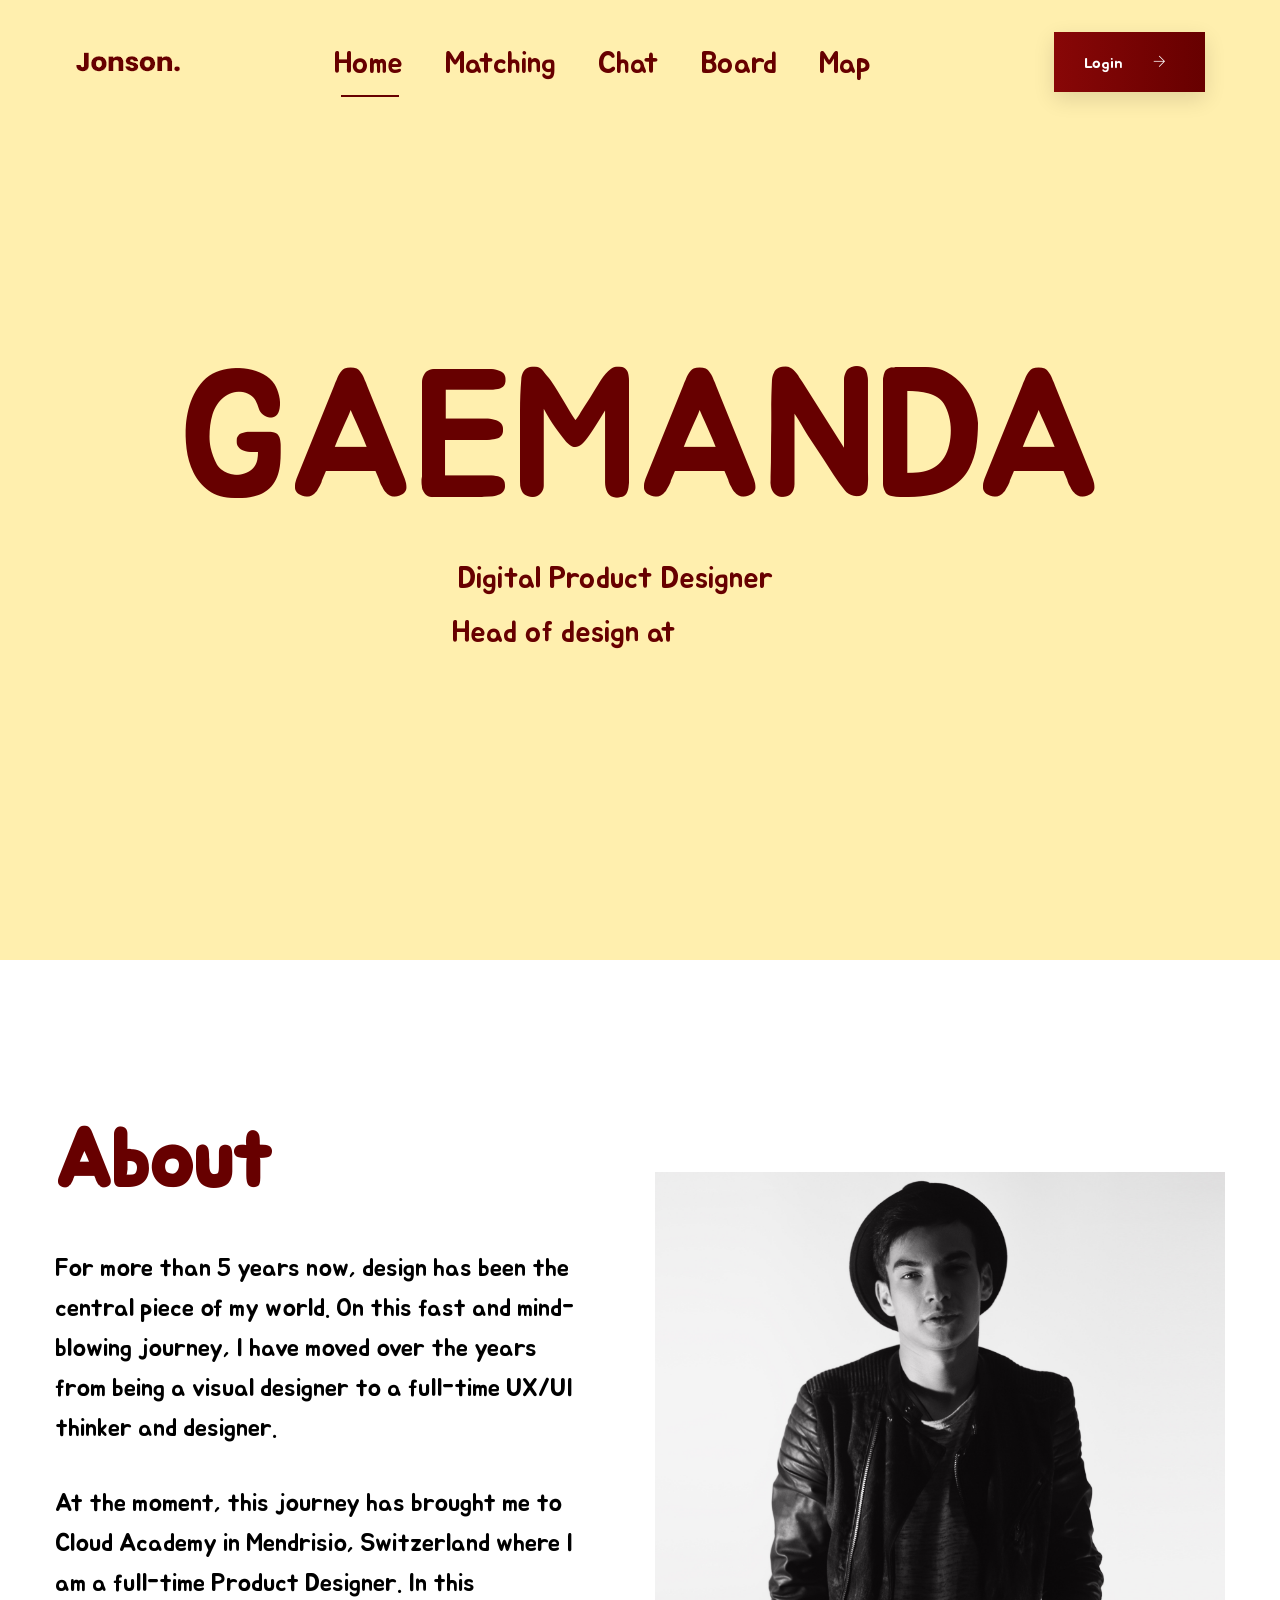
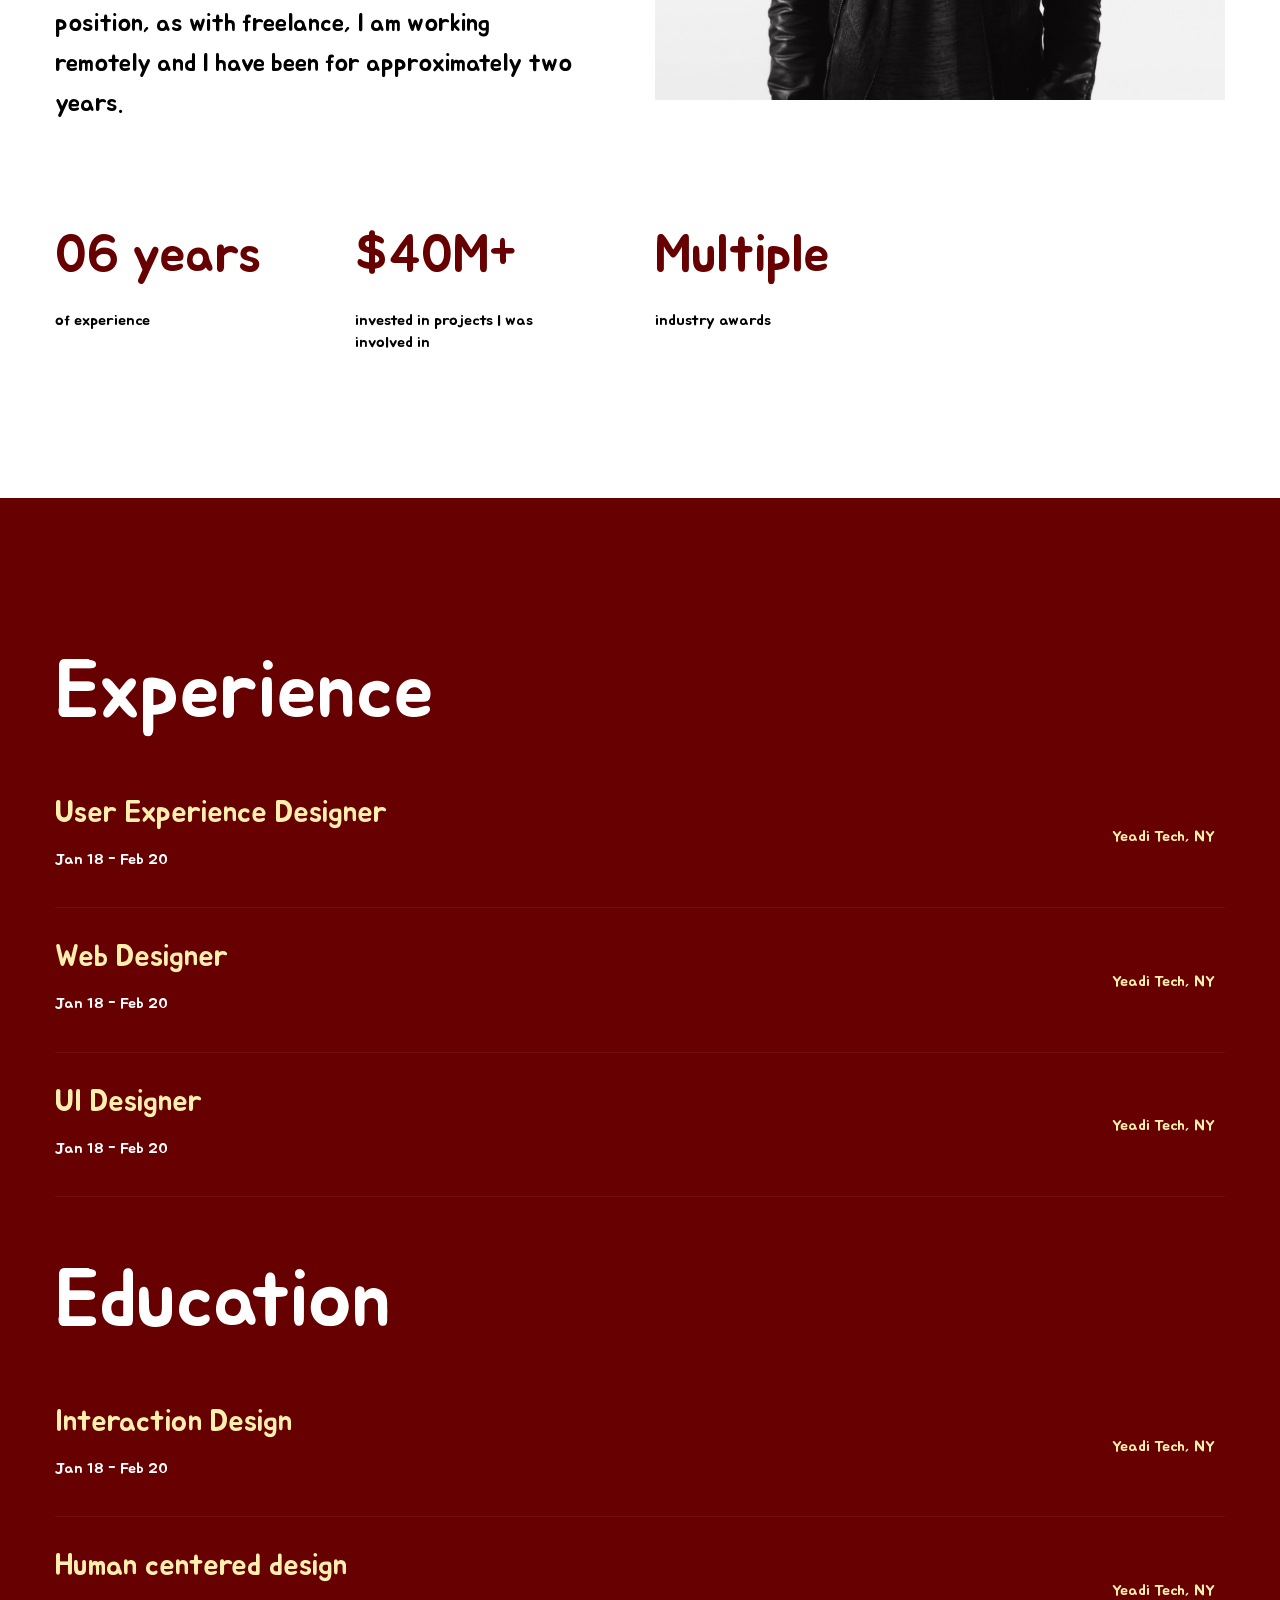
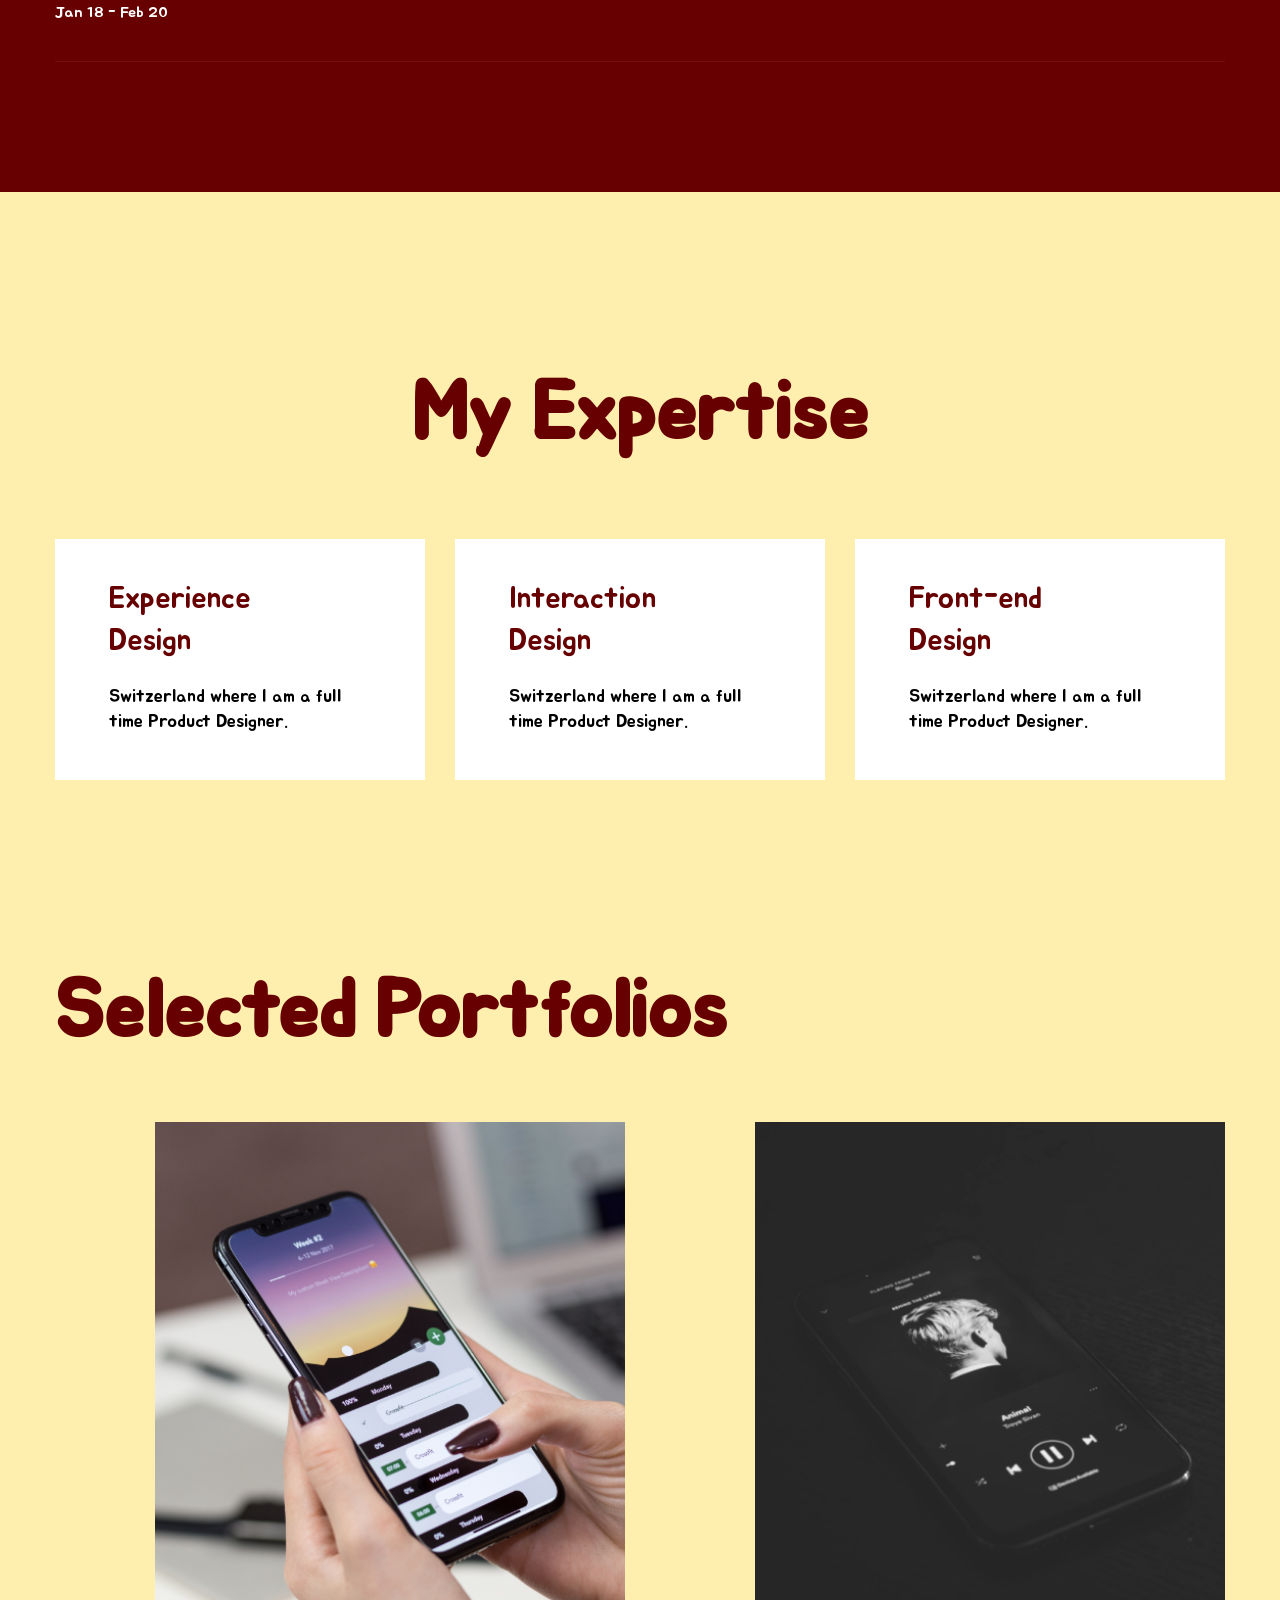
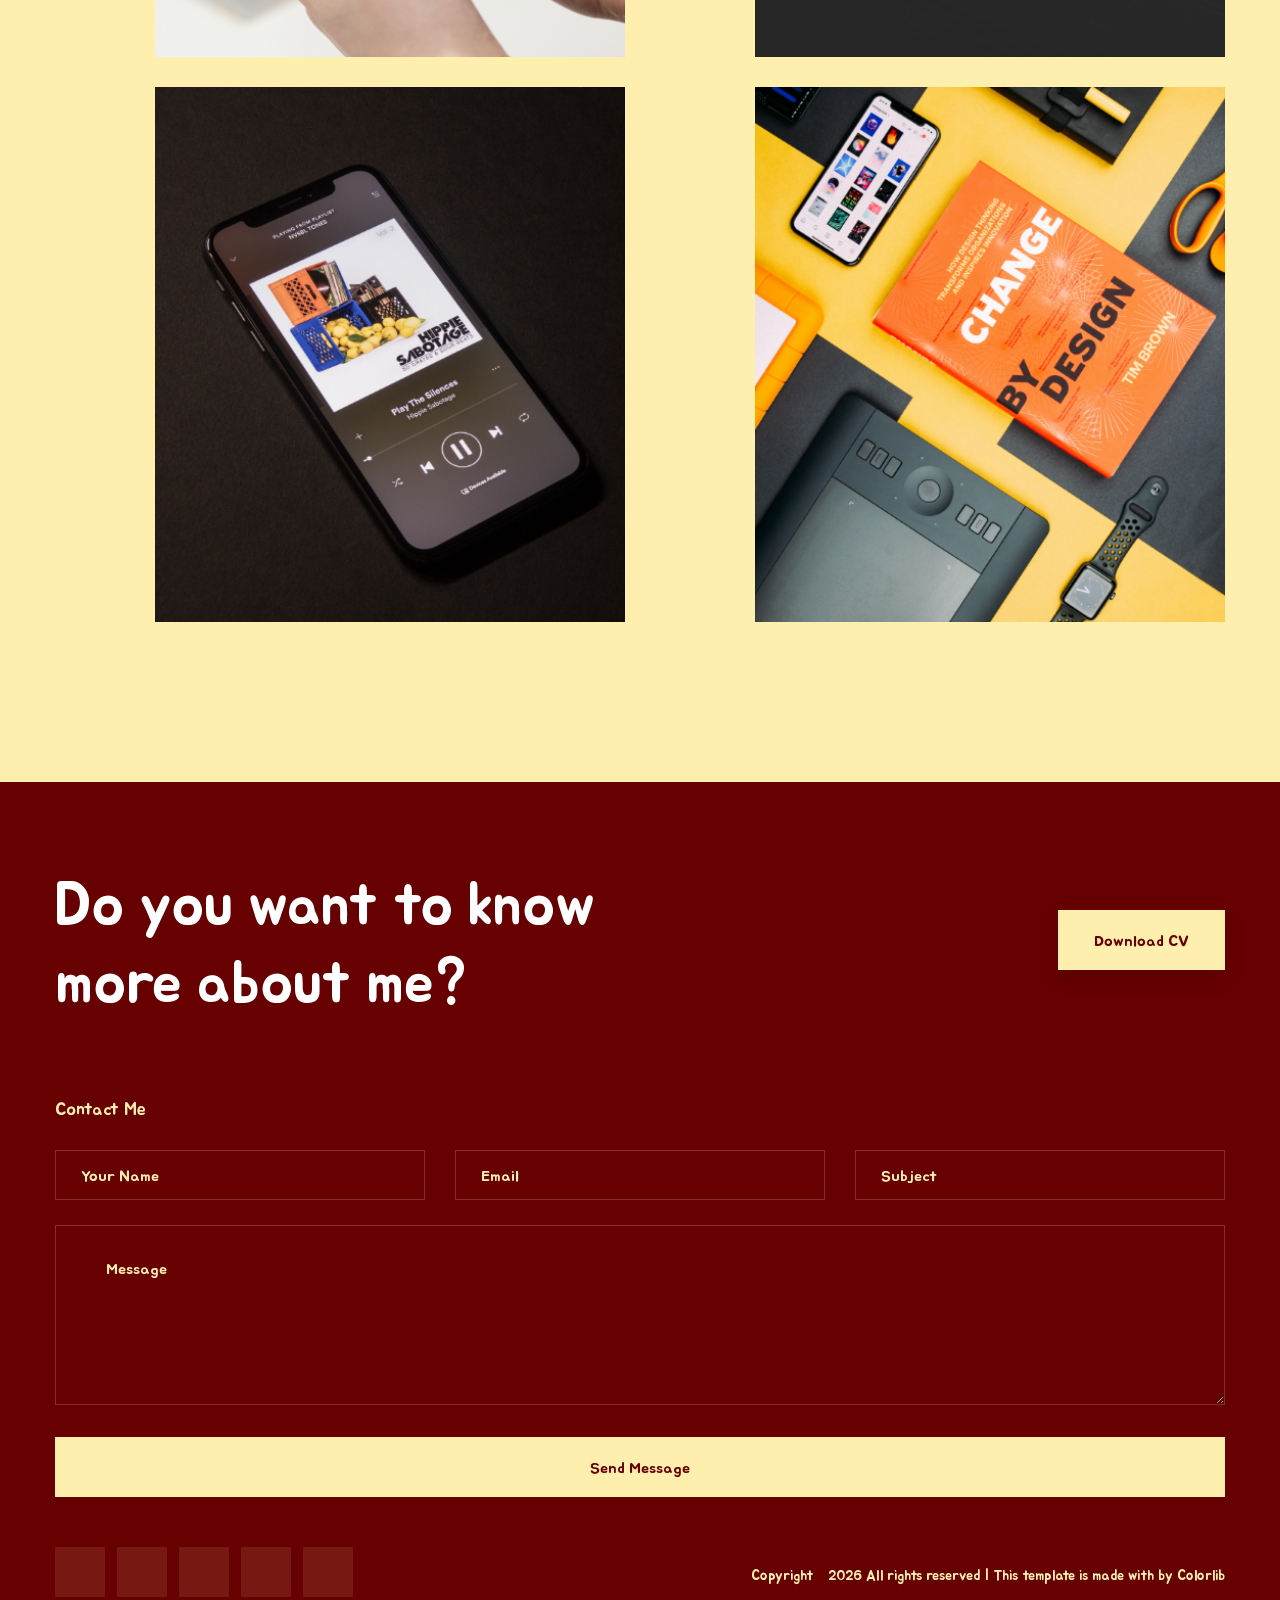
<file: B2A4TEAM/WebContent/index.html>
<!doctype html>
<html class="no-js" lang="zxx">
<head>
    <meta charset="utf-8">
    <meta http-equiv="x-ua-compatible" content="ie=edge">
    <title>GaeManDa</title>
    <meta name="description" content="">
    <meta name="viewport" content="width=device-width, initial-scale=1">
    <link rel="manifest" href="site.webmanifest">
    <link rel="shortcut icon" type="image/x-icon" href="assets/img/gaelogo.ico">

	<!-- CSS here -->
	<link rel="stylesheet" href="assets/css/bootstrap.min.css">
	<link rel="stylesheet" href="assets/css/owl.carousel.min.css">
	<link rel="stylesheet" href="assets/css/slicknav.css">
    <link rel="stylesheet" href="assets/css/flaticon.css">
    <link rel="stylesheet" href="assets/css/progressbar_barfiller.css">
    <link rel="stylesheet" href="assets/css/gijgo.css">
    <link rel="stylesheet" href="assets/css/animate.min.css">
    <link rel="stylesheet" href="assets/css/animated-headline.css">
	<link rel="stylesheet" href="assets/css/magnific-popup.css">
	<link rel="stylesh
	eet" href="assets/css/fontawesome-all.min.css">
	<link rel="stylesheet" href="assets/css/themify-icons.css">
	<link rel="stylesheet" href="assets/css/slick.css">
	<link rel="stylesheet" href="assets/css/nice-select.css">
    <link rel="stylesheet" href="assets/css/style.css">
    
</head>
<body>
    <!-- ? Preloader Start -->
    <div id="preloader-active">
        <div class="preloader d-flex align-items-center justify-content-center">
            <div class="preloader-inner position-relative">
                <div class="preloader-circle"></div>
                <div class="preloader-img pere-text">
                    <img src="assets/img/logo/loder.png" alt="">
                </div>
            </div>
        </div>
    </div>
    <!-- Preloader Start -->
    <header>
        <div class="header-area header-transparent">
            <div class="main-header header-sticky">
                <div class="container-fluid">
                    <div class="menu-wrapper d-flex align-items-center justify-content-between">
                        <!-- Logo -->
                        <div class="logo">
                            <a href="index.html"><img src="assets/img/logo/logo.png" alt=""></a>
                        </div>
                        <!-- Main-menu -->
                        <div class="main-menu f-right d-none d-lg-block">
                            <nav>
                                <ul id="navigation">
                                    <li class="active"><a href="index.html">Home</a></li>
                                    <li><a href="about.html">Matching</a></li>
                                    <li><a href="protfolio.html">Chat</a></li>
                                    <li><a href="blog.html">Board</a>
                                        <ul class="submenu">
                                            <li><a href="blog.html">Free</a></li>
                                            <li><a href="blog_details.html">ggulTip</a></li>
                                            <li><a href="elements.html">Q&A</a></li>
                                        </ul>
                                    </li>
                                    <li><a href="contact.html">Map</a></li>
                                </ul>
                            </nav>
                        </div>          
                        <!-- Header-btn -->
                        <div class="header-info-right d-none d-lg-block">
                            <a href="loginForm.jsp" class="btn header-btn">Login <i class="ti-arrow-right"></i></a>
                        </div>
                        <!-- Mobile Menu -->
                        <div class="col-12">
                            <div class="mobile_menu d-block d-lg-none"></div>
                        </div>
                    </div>
                </div>
            </div>
        </div>
        <!-- Header End -->
    </header>
    <main>
        <!--? Hero Area Start-->
        <div class="slider-area">
            <div class="single-slider slider-height d-flex align-items-center">
                <div class="container">
                    <div class="row justify-content-center">
                        <div class="col-xl-12 col-lg-10 col-md-10 col-sm-10">
                            <!-- Hero Caption -->
                            <div class="hero__caption">
                                <h1>GaeManda</h1>
                                <p>Digital Product Designer</p>
                                <p class="cd-headline letters scale">Head of design at 
                                    <a href="#" class="cd-words-wrapper">
                                        <b class="is-visible">Calvino</b>
                                        <b>Spondon</b>
                                        <b>Infix</b>
                                        <b>Directory</b>
                                    </a>
                                </p>
                            </div>
                        </div>
                    </div>
                </div>
            </div>
        </div>
        <!--Hero Area End-->
        <!--? About 1 Start-->
        <section class="about-area section-padding40">
        <div class="container">
            <div class="row align-items-center">
                <div class="col-xl-6 col-lg-6 col-md-10">
                    <div class="about-caption mb-50">
                        <!-- Section Tittle -->
                        <div class="section-tittle mb-35">
                            <h2>About</h2>
                        </div>
                        <p>For more than 5 years now, design has been the central piece of my world. On this fast and mind-blowing journey, I have moved over the years from being a visual designer to a full-time UX/UI thinker and designer.</p>
                       
                        <p>At the moment, this journey has brought me to Cloud Academy in Mendrisio, Switzerland where I am a full-time Product Designer. In this position, as with freelance, I am working remotely and I have been for approximately two years.</p>
                    </div>
                </div>
                <div class="col-lg-6">
                    <div class="about-img">
                        <img src="assets/img/gallery/about1.png" alt="">
                    </div>
                </div>
            </div>
            <div class="row pt-40">
                <div class="col-lg-3 col-md-4 col-sm-6">
                    <div class="experience">
                        <span>06 years</span>
                        <p>of experience</p>
                    </div>
                </div>
                <div class="col-lg-3 col-md-4 col-sm-6">
                    <div class="experience">
                        <span>$40M+</span>
                        <p>invested in projects I was<br> involved in</p>
                    </div>
                </div>
                <div class="col-lg-3 col-md-4 col-sm-6">
                    <div class="experience">
                        <span>Multiple</span>
                        <p>industry awards</p>
                    </div>
                </div>
            </div>
        </div>
        </section>
        <!-- About  End-->
        <!--? May-about Start -->
        <div class="may-about section-padding40">
            <div class="container">
                <div class="row">
                    <div class="col-lg-12">
                        <div class="section-tittle2 mb-30">
                            <h2>Experience</h2>
                        </div>
                    </div>
                    <div class="col-xl-12">
                        <div class="single-about">
                            <div class="tittle-experience">
                                <h3>User Experience Designer</h3>
                                <p>Jan 18 - Feb 20</p>
                            </div>
                            <div class="experience-link">
                                <a href="#">Yeadi Tech, NY <i class="fas fa-external-link-alt"></i></a>
                            </div>
                        </div>
                    </div>
                    <div class="col-xl-12">
                        <div class="single-about">
                            <div class="tittle-experience">
                                <h3>Web Designer</h3>
                                <p>Jan 18 - Feb 20</p>
                            </div>
                            <div class="experience-link">
                                <a href="#">Yeadi Tech, NY <i class="fas fa-external-link-alt"></i></a>
                            </div>
                        </div>
                    </div>
                    <div class="col-xl-12">
                        <div class="single-about">
                            <div class="tittle-experience">
                                <h3>UI Designer</h3>
                                <p>Jan 18 - Feb 20</p>
                            </div>
                            <div class="experience-link">
                                <a href="#">Yeadi Tech, NY <i class="fas fa-external-link-alt"></i></a>
                            </div>
                        </div>
                    </div>
                    <div class="col-lg-12">
                        <div class="section-tittle2 mb-30 pt-50">
                            <h2>Education</h2>
                        </div>
                    </div>
                    <div class="col-xl-12">
                        <div class="single-about">
                            <div class="tittle-experience">
                                <h3>Interaction Design</h3>
                                <p>Jan 18 - Feb 20</p>
                            </div>
                            <div class="experience-link">
                                <a href="#">Yeadi Tech, NY <i class="fas fa-external-link-alt"></i></a>
                            </div>
                        </div>
                    </div>
                    <div class="col-xl-12">
                        <div class="single-about">
                            <div class="tittle-experience">
                                <h3>Human centered design</h3>
                                <p>Jan 18 - Feb 20</p>
                            </div>
                            <div class="experience-link">
                                <a href="#">Yeadi Tech, NY <i class="fas fa-external-link-alt"></i></a>
                            </div>
                        </div>
                    </div>
                </div>
            </div>
        </div>
        <!-- May-about End -->
        <!--? My Expertise Start -->
        <div class="our-services pt-top section-bg1">
            <div class="container">
                <div class="rwo">
                    <div class="col-xl-12">
                        <div class="section-tittle mb-75 text-center">
                            <h2>My Expertise</h2>
                        </div>
                    </div>
                </div>
                <div class="row d-flex justify-contnet-center">
                    <div class="col-lg-4 col-md-4 col-sm-6">
                        <div class="single-services mb-30">
                            <div class="services-cap">
                                <h5>Experience<br> Design</h5>
                                <p>Switzerland where I am a full time Product Designer.</p>
                            </div>
                        </div>
                    </div>
                    <div class="col-lg-4 col-md-4 col-sm-6">
                        <div class="single-services mb-30">
                            <div class="services-cap">
                                <h5>Interaction<br> Design</h5>
                                <p>Switzerland where I am a full time Product Designer.</p>
                            </div>
                        </div>
                    </div>
                    <div class="col-lg-4 col-md-4 col-sm-6">
                        <div class="single-services mb-30">
                            <div class="services-cap">
                                <h5>Front-end<br> Design</h5>
                                <p>Switzerland where I am a full time Product Designer.</p>
                            </div>
                        </div>
                    </div>
                </div>
            </div>
        </div>
        <!-- My Expertise End -->
        <!--? Gallery Area Start -->
        <div class="gallery-area section-padding40">
            <div class="container">
                <div class="row">
                    <div class="col-lg-12">
                        <div class="section-tittle mb-60">
                            <h2>Selected Portfolios</h2>
                        </div>
                    </div>
                </div>
                <div class="row justify-content-between">
                    <div class="offset-xl-1 col-xl-5 col-lg-6 col-md-6 col-sm-6">
                        <div class="box snake mb-30">
                            <div class="gallery-img small-img " style="background-image: url(assets/img/gallery/gallery1.png);"></div>
                            <div class="overlay">
                                <div class="overlay-content">
                                    <a href="assets/img/gallery/gallery1.png" class="img-pop-up"><i class="ti-plus"></i></a>
                                </div>
                            </div>
                        </div>
                    </div>
                    <div class="col-xl-5 ol-lg-6 col-lg-6 col-md-6 col-sm-6">
                        <div class="box snake mb-30">
                            <div class="gallery-img small-img " style="background-image: url(assets/img/gallery/gallery2.png);"></div>
                            <div class="overlay">
                                <div class="overlay-content">
                                    <a href="assets/img/gallery/gallery2.png" class="img-pop-up"><i class="ti-plus"></i></a>
                                </div>
                            </div>
                        </div>
                    </div>
                    <div class="offset-xl-1 col-xl-5 col-lg-6 col-md-6 col-sm-6">
                        <div class="box snake mb-30">
                            <div class="gallery-img small-img " style="background-image: url(assets/img/gallery/gallery3.png);"></div>
                            <div class="overlay">
                                <div class="overlay-content">
                                    <a href="assets/img/gallery/gallery2.png" class="img-pop-up"><i class="ti-plus"></i></a>
                                </div>
                            </div>
                        </div>
                    </div>
                    <div class="col-xl-5 col-lg-6 col-md-6 col-sm-6">
                        <div class="box snake mb-30">
                            <div class="gallery-img small-img " style="background-image: url(assets/img/gallery/gallery4.png);"></div>
                            <div class="overlay">
                                <div class="overlay-content">
                                    <a href="assets/img/gallery/gallery3.png" class="img-pop-up"><i class="ti-plus"></i></a>
                                </div>
                            </div>
                        </div>
                    </div>
                </div>
            </div>
        </div>
        <!-- Gallery Area End -->
    </main>
    <footer>
        <div class="footer-wrappr">
            <div class="footer-top">
                <!-- Want To work -->
                <section class="wantToWork-area ">
                    <div class="container">
                        <div class="wants-wrapper w-padding2">
                            <div class="row align-items-center justify-content-between">
                                <div class="col-xl-7 col-lg-9 col-md-8">
                                    <div class="wantToWork-caption wantToWork-caption2">
                                        <h2>Do you want to know more about me?</h2>
                                    </div>
                                </div>
                                <div class="col-xl-2 col-lg-3 col-md-4">
                                    <a href="#" class="btn white-btn f-right sm-left">Download CV</a>
                                </div>
                            </div>
                        </div>
                    </div>
                </section>
                <!-- Want To work End -->
                <div class="container">
                    <div class="row">
                        <div class="col-lg-12">
                            <!-- contact-form -->
                            <div class="form-wrapper">
                                <div class="row ">
                                    <div class="col-xl-12">
                                        <div class="small-tittle mb-30">
                                            <h4>Contact Me</h4>
                                        </div>
                                    </div>
                                </div>
                                <form id="contact-form" action="#" method="POST">
                                    <div class="row">
                                        <div class="col-lg-4 col-md-6">
                                            <div class="form-box user-icon mb-25">
                                                <input type="text" name="name" placeholder="Your name">
                                            </div>
                                        </div>
                                        <div class="col-lg-4 col-md-6">
                                            <div class="form-box email-icon mb-25">
                                                <input type="text" name="email" placeholder="Email">
                                            </div>
                                        </div>
                                        <div class="col-lg-4 col-md-6">
                                            <div class="form-box email-icon mb-25">
                                                <input type="text" name="email" placeholder="Subject">
                                            </div>
                                        </div>
                                        <div class="col-lg-12">
                                            <div class="form-box message-icon mb-25">
                                                <textarea name="message" id="message" placeholder="Message"></textarea>
                                            </div>
                                            <div class="submit-info">
                                                <button class="submit-btn2" type="submit">Send Message</button>
                                            </div>
                                        </div>
                                    </div>
                                </form> 
                            </div>
                        </div>
                    </div>
                </div>
            </div>
            <!-- footer-bottom area -->
            <div class="footer-bottom-area">
                <div class="container">
                    <div class="footer-border">
                        <div class="row align-items-center">
                            <div class="col-xl-4 col-lg-4">
                                <div class="footer-social">
                                    <a href="#"><i class="fab fa-twitter"></i></a>
                                    <a href="https://bit.ly/sai4ull"><i class="fab fa-facebook-f"></i></a>
                                    <a href="#"><i class="fab fa-pinterest-p"></i></a>
                                    <a href="#"><i class="fas fa-globe"></i></a>
                                    <a href="#"><i class="fab fa-instagram"></i></a>
                                </div>
                            </div>
                            <div class="col-xl-8 col-lg-8">
                                <div class="footer-copy-right f-right">
                                    <p><!-- Link back to Colorlib can't be removed. Template is licensed under CC BY 3.0. -->
  Copyright &copy;<script>document.write(new Date().getFullYear());</script> All rights reserved | This template is made with <i class="fa fa-heart" aria-hidden="true"></i> by <a href="https://colorlib.com" target="_blank">Colorlib</a>
  <!-- Link back to Colorlib can't be removed. Template is licensed under CC BY 3.0. --></p>
                                </div>
                            </div>
                        </div>
                    </div>
                </div>
            </div>
        </div>
    </footer>
    <!-- Scroll Up -->
    <div id="back-top" >
        <a title="Go to Top" href="#"> <i class="fas fa-level-up-alt"></i></a>
    </div>
    <!-- JS here -->

    <script src="./assets/js/vendor/modernizr-3.5.0.min.js"></script>
    <!-- Jquery, Popper, Bootstrap -->
    <script src="./assets/js/vendor/jquery-1.12.4.min.js"></script>
    <script src="./assets/js/popper.min.js"></script>
    <script src="./assets/js/bootstrap.min.js"></script>
    <!-- Jquery Mobile Menu -->
    <script src="./assets/js/jquery.slicknav.min.js"></script>

    <!-- Jquery Slick , Owl-Carousel Plugins -->
    <script src="./assets/js/owl.carousel.min.js"></script>
    <script src="./assets/js/slick.min.js"></script>
    <!-- One Page, Animated-HeadLin -->
    <script src="./assets/js/wow.min.js"></script>
    <script src="./assets/js/animated.headline.js"></script>
    <script src="./assets/js/jquery.magnific-popup.js"></script>

    <!-- Date Picker -->
    <script src="./assets/js/gijgo.min.js"></script>
    <!-- Nice-select, sticky -->
    <script src="./assets/js/jquery.nice-select.min.js"></script>
    <script src="./assets/js/jquery.sticky.js"></script>
    <!-- Progress -->
    <script src="./assets/js/jquery.barfiller.js"></script>
    
    <!-- counter , waypoint,Hover Direction -->
    <script src="./assets/js/jquery.counterup.min.js"></script>
    <script src="./assets/js/waypoints.min.js"></script>
    <script src="./assets/js/jquery.countdown.min.js"></script>
    <script src="./assets/js/hover-direction-snake.min.js"></script>

    <!-- contact js -->
    <script src="./assets/js/contact.js"></script>
    <script src="./assets/js/jquery.form.js"></script>
    <script src="./assets/js/jquery.validate.min.js"></script>
    <script src="./assets/js/mail-script.js"></script>
    <script src="./assets/js/jquery.ajaxchimp.min.js"></script>
    
    <!-- Jquery Plugins, main Jquery -->	
    <script src="./assets/js/plugins.js"></script>
    <script src="./assets/js/main.js"></script>


    
    </body>
</html>
</file>
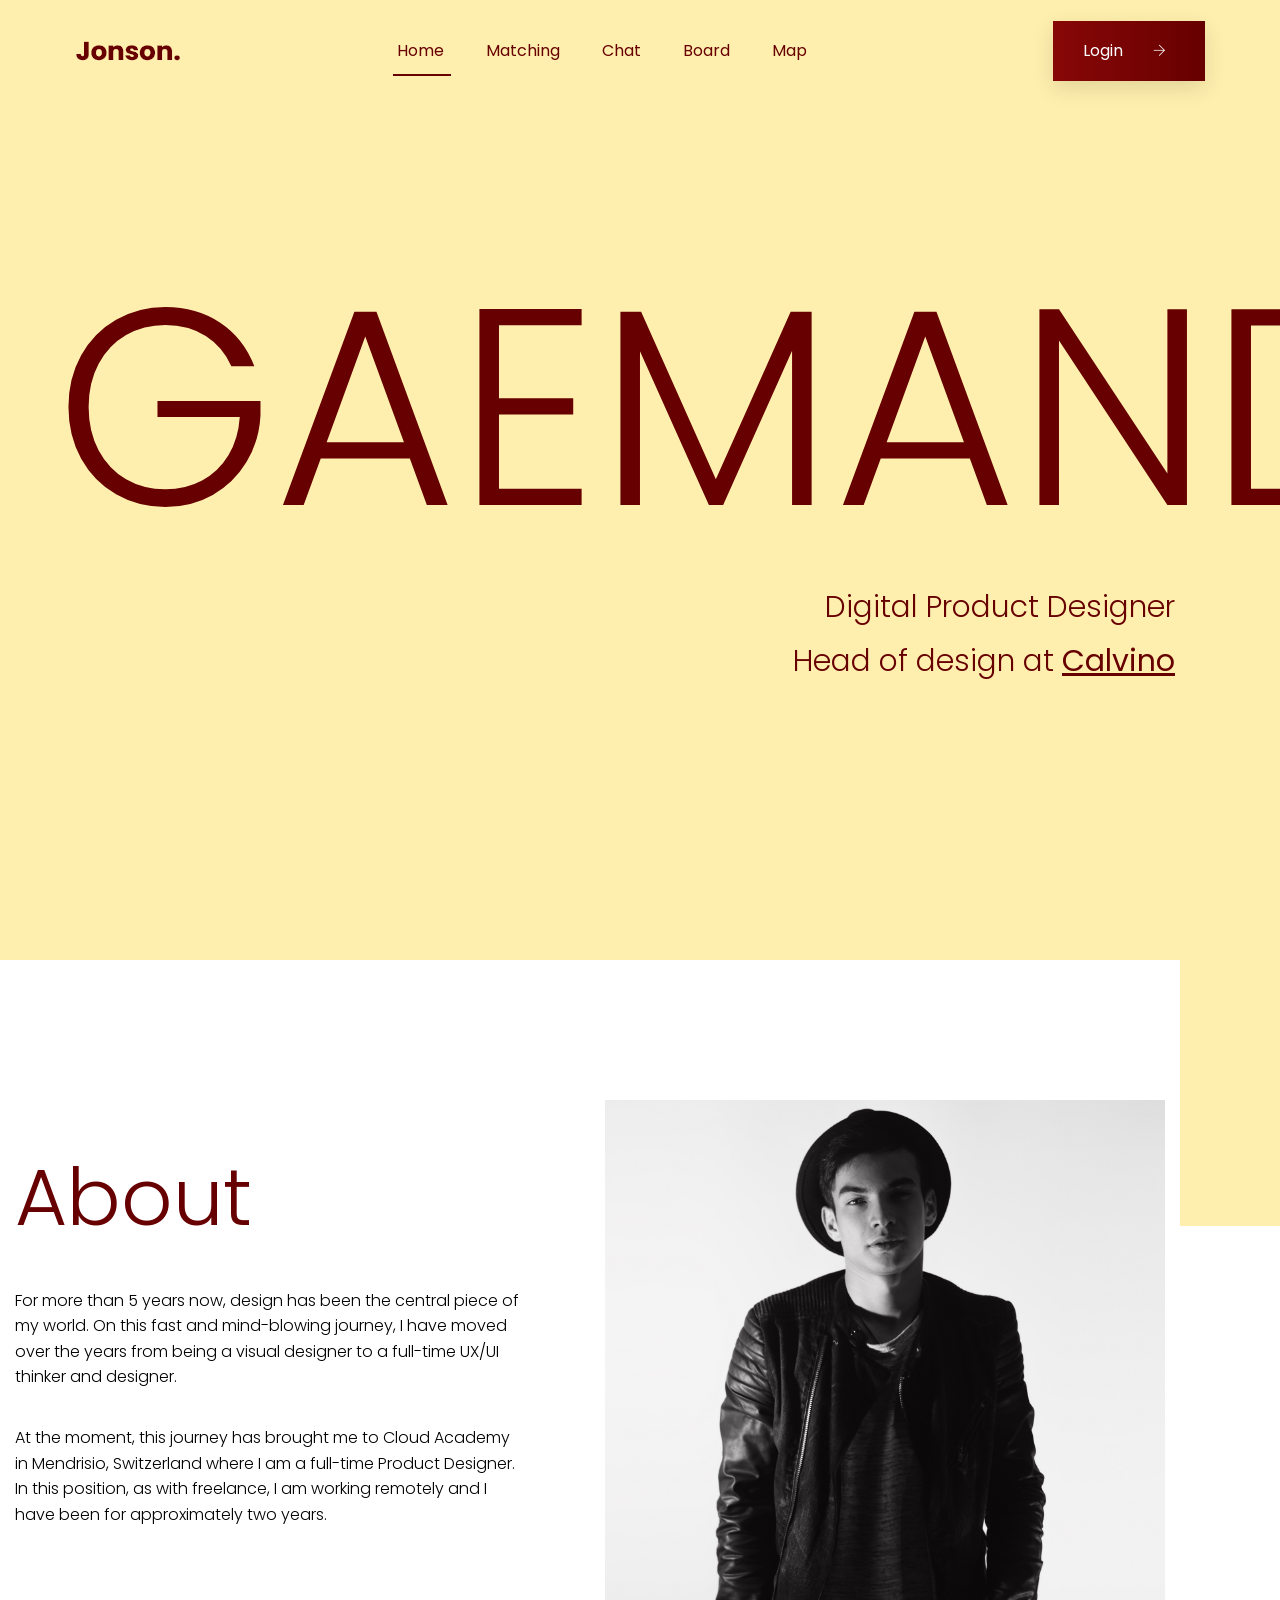
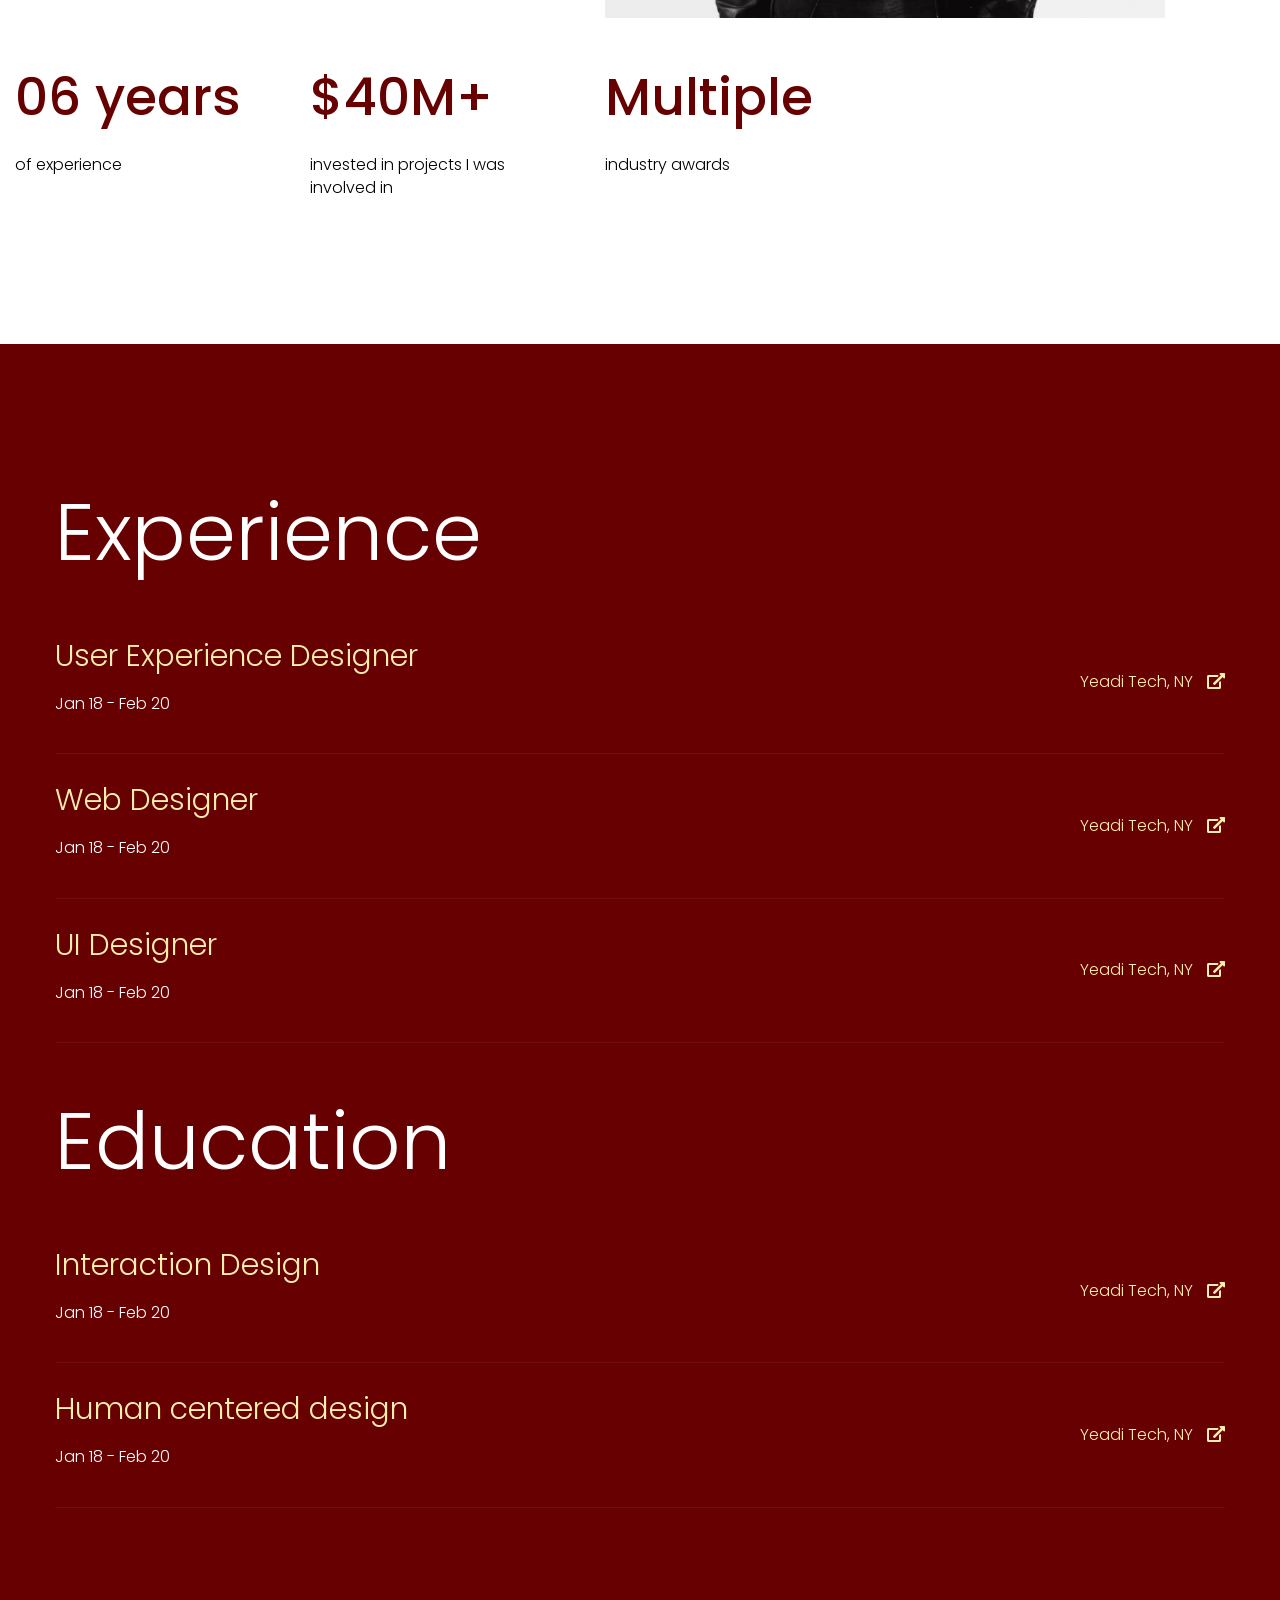
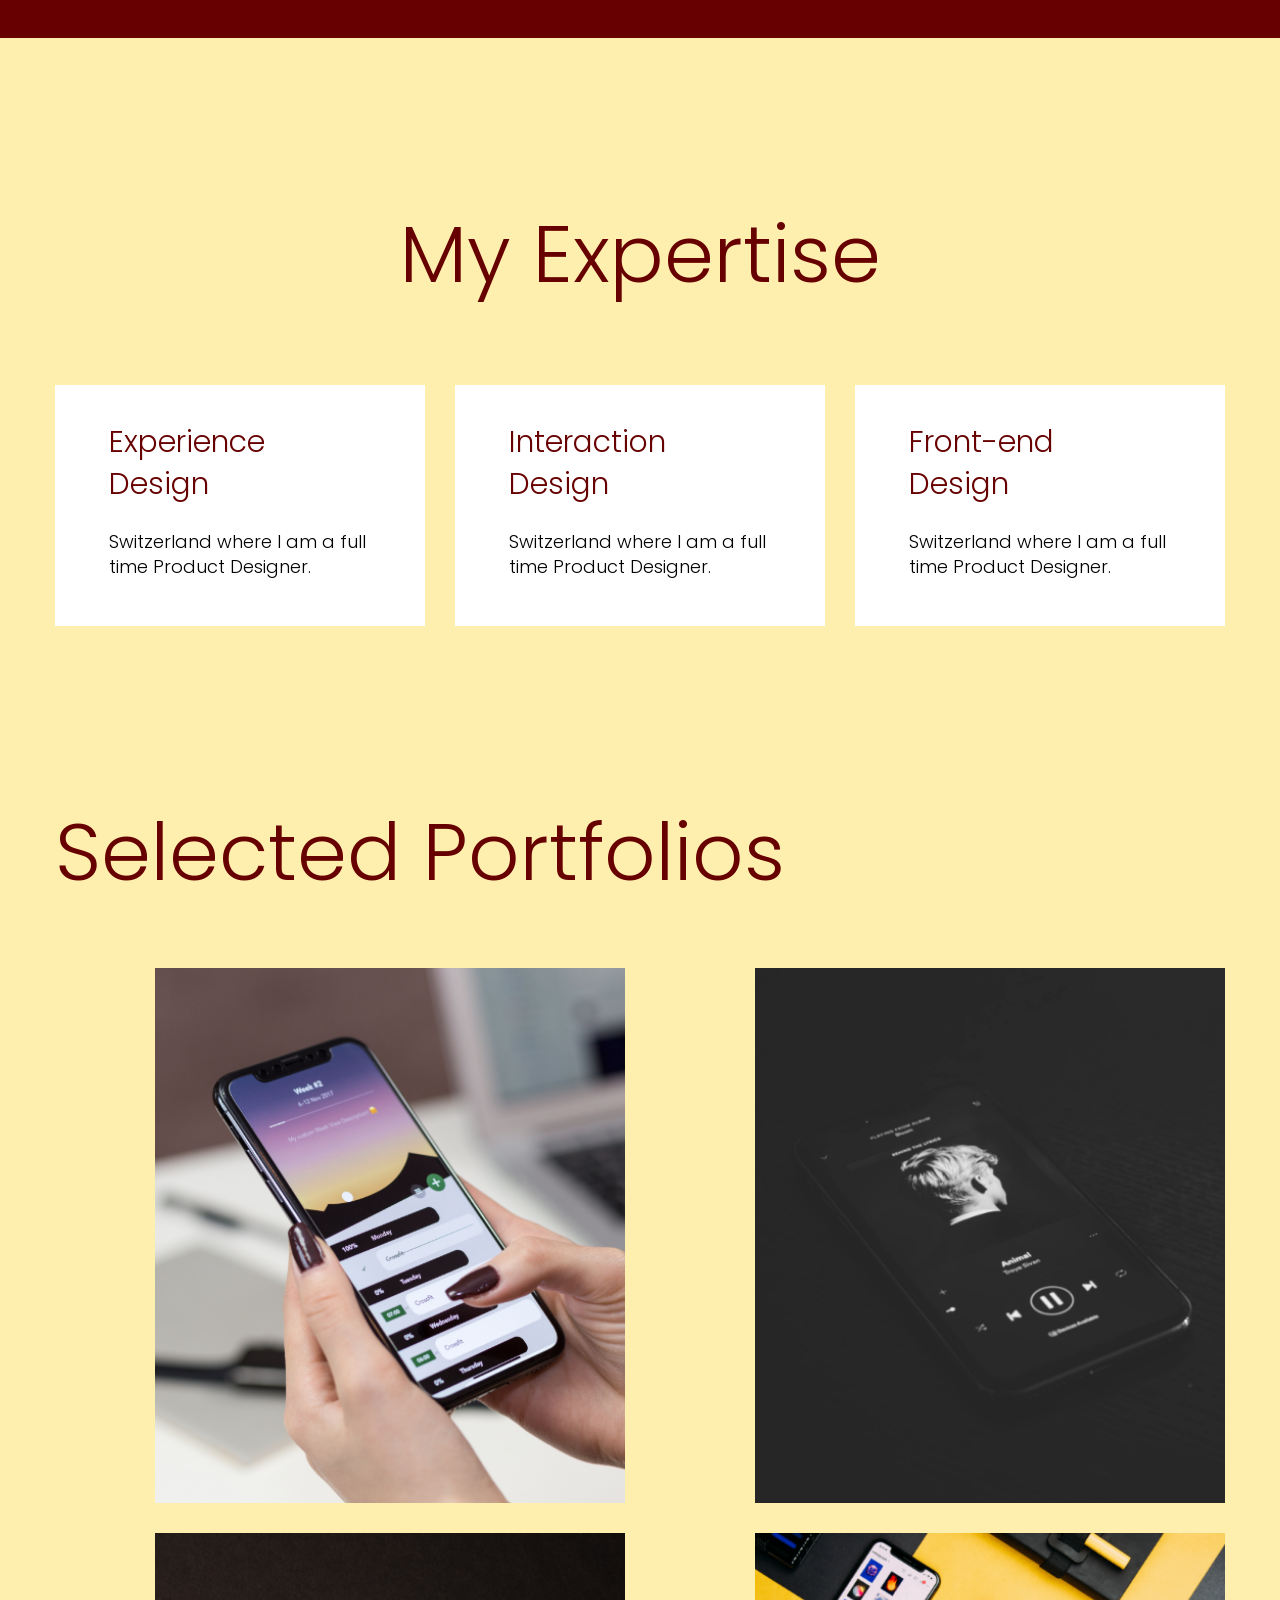
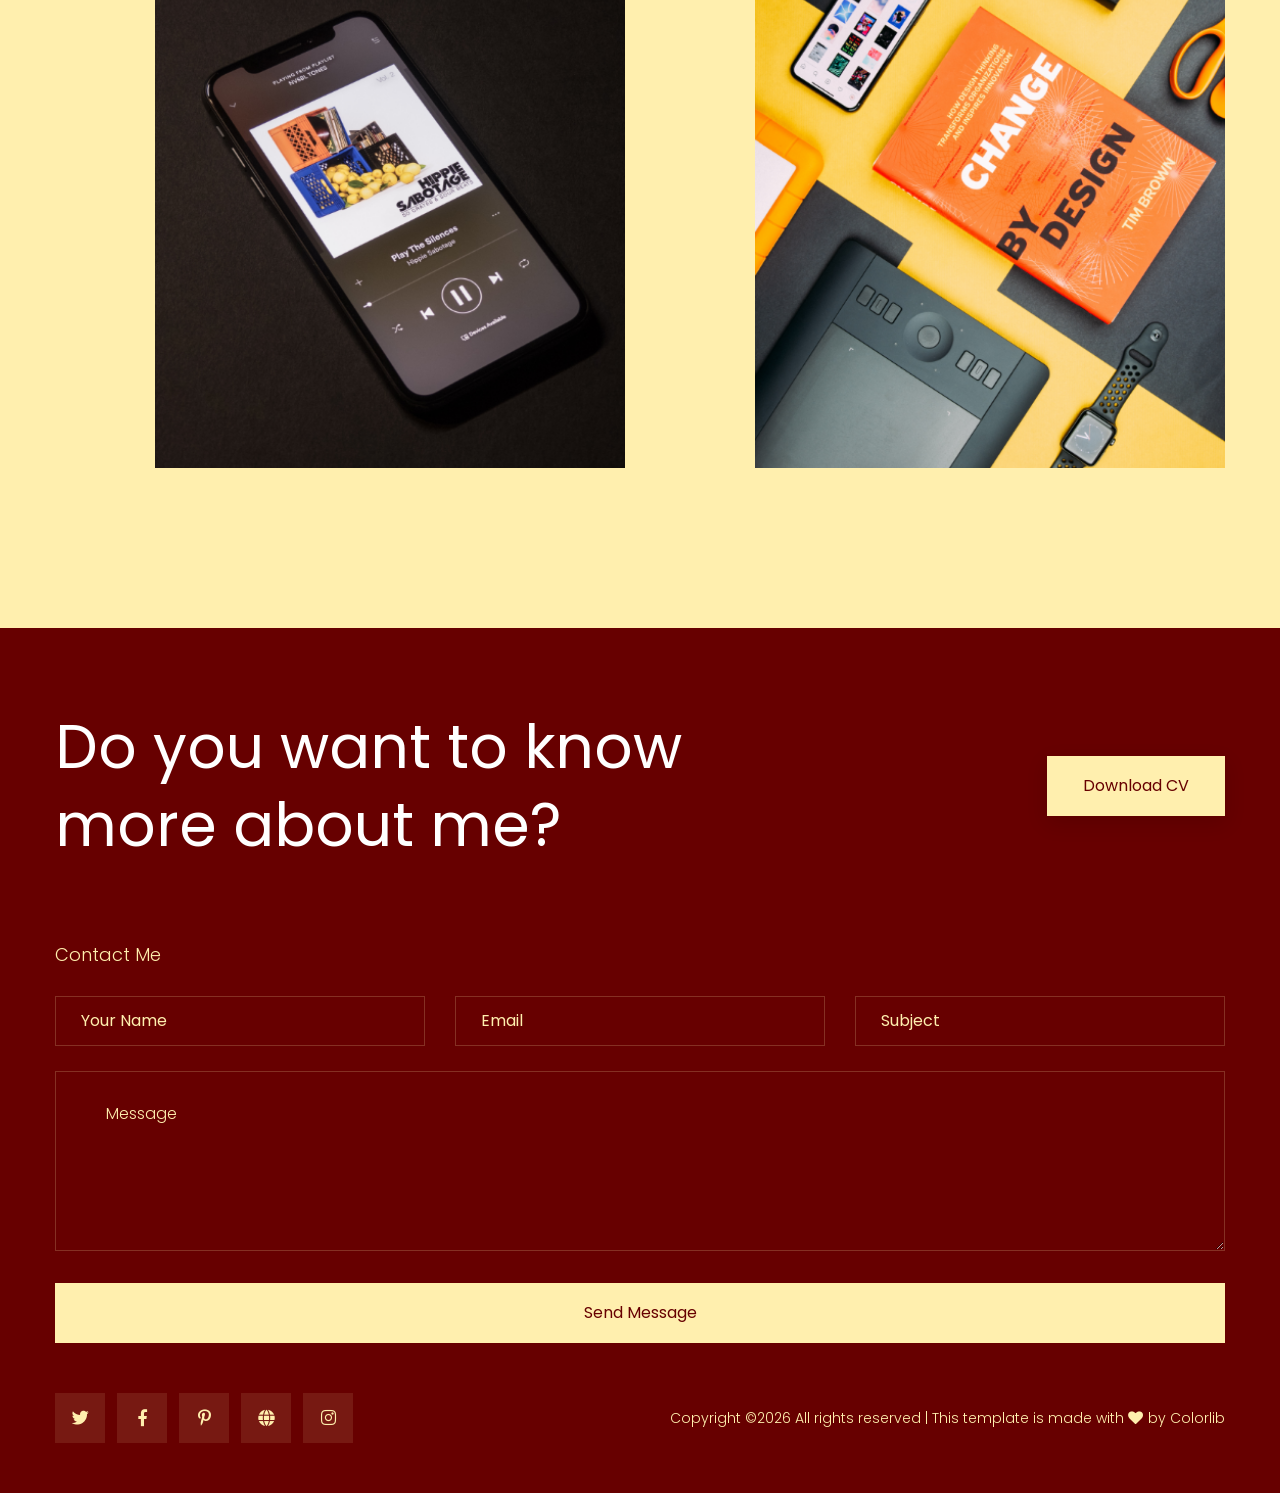
<file: B2A4TEAM/WebContent/jonson/jonson/index.html>
<!doctype html>
<html class="no-js" lang="zxx">
<head>
    <meta charset="utf-8">
    <meta http-equiv="x-ua-compatible" content="ie=edge">
    <title>GaeManDa</title>
    <meta name="description" content="">
    <meta name="viewport" content="width=device-width, initial-scale=1">
    <link rel="manifest" href="site.webmanifest">
    <link rel="shortcut icon" type="image/x-icon" href="assets/img/favicon.ico">

	<!-- CSS here -->
	<link rel="stylesheet" href="assets/css/bootstrap.min.css">
	<link rel="stylesheet" href="assets/css/owl.carousel.min.css">
	<link rel="stylesheet" href="assets/css/slicknav.css">
    <link rel="stylesheet" href="assets/css/flaticon.css">
    <link rel="stylesheet" href="assets/css/progressbar_barfiller.css">
    <link rel="stylesheet" href="assets/css/gijgo.css">
    <link rel="stylesheet" href="assets/css/animate.min.css">
    <link rel="stylesheet" href="assets/css/animated-headline.css">
	<link rel="stylesheet" href="assets/css/magnific-popup.css">
	<link rel="stylesheet" href="assets/css/fontawesome-all.min.css">
	<link rel="stylesheet" href="assets/css/themify-icons.css">
	<link rel="stylesheet" href="assets/css/slick.css">
	<link rel="stylesheet" href="assets/css/nice-select.css">
    <link rel="stylesheet" href="assets/css/style.css">
    
</head>
<body>
    <!-- ? Preloader Start -->
    <div id="preloader-active">
        <div class="preloader d-flex align-items-center justify-content-center">
            <div class="preloader-inner position-relative">
                <div class="preloader-circle"></div>
                <div class="preloader-img pere-text">
                    <img src="assets/img/logo/loder.png" alt="">
                </div>
            </div>
        </div>
    </div>
    <!-- Preloader Start -->
    <header>
        <div class="header-area header-transparent">
            <div class="main-header header-sticky">
                <div class="container-fluid">
                    <div class="menu-wrapper d-flex align-items-center justify-content-between">
                        <!-- Logo -->
                        <div class="logo">
                            <a href="index.html"><img src="assets/img/logo/logo.png" alt=""></a>
                        </div>
                        <!-- Main-menu -->
                        <div class="main-menu f-right d-none d-lg-block">
                            <nav>
                                <ul id="navigation">
                                    <li class="active"><a href="index.html">Home</a></li>
                                    <li><a href="about.html">Matching</a></li>
                                    <li><a href="protfolio.html">Chat</a></li>
                                    <li><a href="blog.html">Board</a>
                                        <ul class="submenu">
                                            <li><a href="blog.html">Free</a></li>
                                            <li><a href="blog_details.html">ggulTip</a></li>
                                            <li><a href="elements.html">Q&A</a></li>
                                        </ul>
                                    </li>
                                    <li><a href="contact.html">Map</a></li>
                                </ul>
                            </nav>
                        </div>          
                        <!-- Header-btn -->
                        <div class="header-info-right d-none d-lg-block">
                            <a href="loginForm.jsp" class="btn header-btn">Login <i class="ti-arrow-right"></i></a>
                        </div>
                        <!-- Mobile Menu -->
                        <div class="col-12">
                            <div class="mobile_menu d-block d-lg-none"></div>
                        </div>
                    </div>
                </div>
            </div>
        </div>
        <!-- Header End -->
    </header>
    <main>
        <!--? Hero Area Start-->
        <div class="slider-area">
            <div class="single-slider slider-height d-flex align-items-center">
                <div class="container">
                    <div class="row justify-content-center">
                        <div class="col-xl-12 col-lg-10 col-md-10 col-sm-10">
                            <!-- Hero Caption -->
                            <div class="hero__caption">
                                <h1>GaeManda</h1>
                                <p>Digital Product Designer</p>
                                <p class="cd-headline letters scale">Head of design at 
                                    <a href="#" class="cd-words-wrapper">
                                        <b class="is-visible">Calvino</b>
                                        <b>Spondon</b>
                                        <b>Infix</b>
                                        <b>Directory</b>
                                    </a>
                                </p>
                            </div>
                        </div>
                    </div>
                </div>
            </div>
        </div>
        <!--Hero Area End-->
        <!--? About 1 Start-->
        <section class="about-area section-padding40">
        <div class="container">
            <div class="row align-items-center">
                <div class="col-xl-6 col-lg-6 col-md-10">
                    <div class="about-caption mb-50">
                        <!-- Section Tittle -->
                        <div class="section-tittle mb-35">
                            <h2>About</h2>
                        </div>
                        <p>For more than 5 years now, design has been the central piece of my world. On this fast and mind-blowing journey, I have moved over the years from being a visual designer to a full-time UX/UI thinker and designer.</p>
                       
                        <p>At the moment, this journey has brought me to Cloud Academy in Mendrisio, Switzerland where I am a full-time Product Designer. In this position, as with freelance, I am working remotely and I have been for approximately two years.</p>
                    </div>
                </div>
                <div class="col-lg-6">
                    <div class="about-img">
                        <img src="assets/img/gallery/about1.png" alt="">
                    </div>
                </div>
            </div>
            <div class="row pt-40">
                <div class="col-lg-3 col-md-4 col-sm-6">
                    <div class="experience">
                        <span>06 years</span>
                        <p>of experience</p>
                    </div>
                </div>
                <div class="col-lg-3 col-md-4 col-sm-6">
                    <div class="experience">
                        <span>$40M+</span>
                        <p>invested in projects I was<br> involved in</p>
                    </div>
                </div>
                <div class="col-lg-3 col-md-4 col-sm-6">
                    <div class="experience">
                        <span>Multiple</span>
                        <p>industry awards</p>
                    </div>
                </div>
            </div>
        </div>
        </section>
        <!-- About  End-->
        <!--? May-about Start -->
        <div class="may-about section-padding40">
            <div class="container">
                <div class="row">
                    <div class="col-lg-12">
                        <div class="section-tittle2 mb-30">
                            <h2>Experience</h2>
                        </div>
                    </div>
                    <div class="col-xl-12">
                        <div class="single-about">
                            <div class="tittle-experience">
                                <h3>User Experience Designer</h3>
                                <p>Jan 18 - Feb 20</p>
                            </div>
                            <div class="experience-link">
                                <a href="#">Yeadi Tech, NY <i class="fas fa-external-link-alt"></i></a>
                            </div>
                        </div>
                    </div>
                    <div class="col-xl-12">
                        <div class="single-about">
                            <div class="tittle-experience">
                                <h3>Web Designer</h3>
                                <p>Jan 18 - Feb 20</p>
                            </div>
                            <div class="experience-link">
                                <a href="#">Yeadi Tech, NY <i class="fas fa-external-link-alt"></i></a>
                            </div>
                        </div>
                    </div>
                    <div class="col-xl-12">
                        <div class="single-about">
                            <div class="tittle-experience">
                                <h3>UI Designer</h3>
                                <p>Jan 18 - Feb 20</p>
                            </div>
                            <div class="experience-link">
                                <a href="#">Yeadi Tech, NY <i class="fas fa-external-link-alt"></i></a>
                            </div>
                        </div>
                    </div>
                    <div class="col-lg-12">
                        <div class="section-tittle2 mb-30 pt-50">
                            <h2>Education</h2>
                        </div>
                    </div>
                    <div class="col-xl-12">
                        <div class="single-about">
                            <div class="tittle-experience">
                                <h3>Interaction Design</h3>
                                <p>Jan 18 - Feb 20</p>
                            </div>
                            <div class="experience-link">
                                <a href="#">Yeadi Tech, NY <i class="fas fa-external-link-alt"></i></a>
                            </div>
                        </div>
                    </div>
                    <div class="col-xl-12">
                        <div class="single-about">
                            <div class="tittle-experience">
                                <h3>Human centered design</h3>
                                <p>Jan 18 - Feb 20</p>
                            </div>
                            <div class="experience-link">
                                <a href="#">Yeadi Tech, NY <i class="fas fa-external-link-alt"></i></a>
                            </div>
                        </div>
                    </div>
                </div>
            </div>
        </div>
        <!-- May-about End -->
        <!--? My Expertise Start -->
        <div class="our-services pt-top section-bg1">
            <div class="container">
                <div class="rwo">
                    <div class="col-xl-12">
                        <div class="section-tittle mb-75 text-center">
                            <h2>My Expertise</h2>
                        </div>
                    </div>
                </div>
                <div class="row d-flex justify-contnet-center">
                    <div class="col-lg-4 col-md-4 col-sm-6">
                        <div class="single-services mb-30">
                            <div class="services-cap">
                                <h5>Experience<br> Design</h5>
                                <p>Switzerland where I am a full time Product Designer.</p>
                            </div>
                        </div>
                    </div>
                    <div class="col-lg-4 col-md-4 col-sm-6">
                        <div class="single-services mb-30">
                            <div class="services-cap">
                                <h5>Interaction<br> Design</h5>
                                <p>Switzerland where I am a full time Product Designer.</p>
                            </div>
                        </div>
                    </div>
                    <div class="col-lg-4 col-md-4 col-sm-6">
                        <div class="single-services mb-30">
                            <div class="services-cap">
                                <h5>Front-end<br> Design</h5>
                                <p>Switzerland where I am a full time Product Designer.</p>
                            </div>
                        </div>
                    </div>
                </div>
            </div>
        </div>
        <!-- My Expertise End -->
        <!--? Gallery Area Start -->
        <div class="gallery-area section-padding40">
            <div class="container">
                <div class="row">
                    <div class="col-lg-12">
                        <div class="section-tittle mb-60">
                            <h2>Selected Portfolios</h2>
                        </div>
                    </div>
                </div>
                <div class="row justify-content-between">
                    <div class="offset-xl-1 col-xl-5 col-lg-6 col-md-6 col-sm-6">
                        <div class="box snake mb-30">
                            <div class="gallery-img small-img " style="background-image: url(assets/img/gallery/gallery1.png);"></div>
                            <div class="overlay">
                                <div class="overlay-content">
                                    <a href="assets/img/gallery/gallery1.png" class="img-pop-up"><i class="ti-plus"></i></a>
                                </div>
                            </div>
                        </div>
                    </div>
                    <div class="col-xl-5 ol-lg-6 col-lg-6 col-md-6 col-sm-6">
                        <div class="box snake mb-30">
                            <div class="gallery-img small-img " style="background-image: url(assets/img/gallery/gallery2.png);"></div>
                            <div class="overlay">
                                <div class="overlay-content">
                                    <a href="assets/img/gallery/gallery2.png" class="img-pop-up"><i class="ti-plus"></i></a>
                                </div>
                            </div>
                        </div>
                    </div>
                    <div class="offset-xl-1 col-xl-5 col-lg-6 col-md-6 col-sm-6">
                        <div class="box snake mb-30">
                            <div class="gallery-img small-img " style="background-image: url(assets/img/gallery/gallery3.png);"></div>
                            <div class="overlay">
                                <div class="overlay-content">
                                    <a href="assets/img/gallery/gallery2.png" class="img-pop-up"><i class="ti-plus"></i></a>
                                </div>
                            </div>
                        </div>
                    </div>
                    <div class="col-xl-5 col-lg-6 col-md-6 col-sm-6">
                        <div class="box snake mb-30">
                            <div class="gallery-img small-img " style="background-image: url(assets/img/gallery/gallery4.png);"></div>
                            <div class="overlay">
                                <div class="overlay-content">
                                    <a href="assets/img/gallery/gallery3.png" class="img-pop-up"><i class="ti-plus"></i></a>
                                </div>
                            </div>
                        </div>
                    </div>
                </div>
            </div>
        </div>
        <!-- Gallery Area End -->
    </main>
    <footer>
        <div class="footer-wrappr">
            <div class="footer-top">
                <!-- Want To work -->
                <section class="wantToWork-area ">
                    <div class="container">
                        <div class="wants-wrapper w-padding2">
                            <div class="row align-items-center justify-content-between">
                                <div class="col-xl-7 col-lg-9 col-md-8">
                                    <div class="wantToWork-caption wantToWork-caption2">
                                        <h2>Do you want to know more about me?</h2>
                                    </div>
                                </div>
                                <div class="col-xl-2 col-lg-3 col-md-4">
                                    <a href="#" class="btn white-btn f-right sm-left">Download CV</a>
                                </div>
                            </div>
                        </div>
                    </div>
                </section>
                <!-- Want To work End -->
                <div class="container">
                    <div class="row">
                        <div class="col-lg-12">
                            <!-- contact-form -->
                            <div class="form-wrapper">
                                <div class="row ">
                                    <div class="col-xl-12">
                                        <div class="small-tittle mb-30">
                                            <h4>Contact Me</h4>
                                        </div>
                                    </div>
                                </div>
                                <form id="contact-form" action="#" method="POST">
                                    <div class="row">
                                        <div class="col-lg-4 col-md-6">
                                            <div class="form-box user-icon mb-25">
                                                <input type="text" name="name" placeholder="Your name">
                                            </div>
                                        </div>
                                        <div class="col-lg-4 col-md-6">
                                            <div class="form-box email-icon mb-25">
                                                <input type="text" name="email" placeholder="Email">
                                            </div>
                                        </div>
                                        <div class="col-lg-4 col-md-6">
                                            <div class="form-box email-icon mb-25">
                                                <input type="text" name="email" placeholder="Subject">
                                            </div>
                                        </div>
                                        <div class="col-lg-12">
                                            <div class="form-box message-icon mb-25">
                                                <textarea name="message" id="message" placeholder="Message"></textarea>
                                            </div>
                                            <div class="submit-info">
                                                <button class="submit-btn2" type="submit">Send Message</button>
                                            </div>
                                        </div>
                                    </div>
                                </form> 
                            </div>
                        </div>
                    </div>
                </div>
            </div>
            <!-- footer-bottom area -->
            <div class="footer-bottom-area">
                <div class="container">
                    <div class="footer-border">
                        <div class="row align-items-center">
                            <div class="col-xl-4 col-lg-4">
                                <div class="footer-social">
                                    <a href="#"><i class="fab fa-twitter"></i></a>
                                    <a href="https://bit.ly/sai4ull"><i class="fab fa-facebook-f"></i></a>
                                    <a href="#"><i class="fab fa-pinterest-p"></i></a>
                                    <a href="#"><i class="fas fa-globe"></i></a>
                                    <a href="#"><i class="fab fa-instagram"></i></a>
                                </div>
                            </div>
                            <div class="col-xl-8 col-lg-8">
                                <div class="footer-copy-right f-right">
                                    <p><!-- Link back to Colorlib can't be removed. Template is licensed under CC BY 3.0. -->
  Copyright &copy;<script>document.write(new Date().getFullYear());</script> All rights reserved | This template is made with <i class="fa fa-heart" aria-hidden="true"></i> by <a href="https://colorlib.com" target="_blank">Colorlib</a>
  <!-- Link back to Colorlib can't be removed. Template is licensed under CC BY 3.0. --></p>
                                </div>
                            </div>
                        </div>
                    </div>
                </div>
            </div>
        </div>
    </footer>
    <!-- Scroll Up -->
    <div id="back-top" >
        <a title="Go to Top" href="#"> <i class="fas fa-level-up-alt"></i></a>
    </div>
    <!-- JS here -->

    <script src="./assets/js/vendor/modernizr-3.5.0.min.js"></script>
    <!-- Jquery, Popper, Bootstrap -->
    <script src="./assets/js/vendor/jquery-1.12.4.min.js"></script>
    <script src="./assets/js/popper.min.js"></script>
    <script src="./assets/js/bootstrap.min.js"></script>
    <!-- Jquery Mobile Menu -->
    <script src="./assets/js/jquery.slicknav.min.js"></script>

    <!-- Jquery Slick , Owl-Carousel Plugins -->
    <script src="./assets/js/owl.carousel.min.js"></script>
    <script src="./assets/js/slick.min.js"></script>
    <!-- One Page, Animated-HeadLin -->
    <script src="./assets/js/wow.min.js"></script>
    <script src="./assets/js/animated.headline.js"></script>
    <script src="./assets/js/jquery.magnific-popup.js"></script>

    <!-- Date Picker -->
    <script src="./assets/js/gijgo.min.js"></script>
    <!-- Nice-select, sticky -->
    <script src="./assets/js/jquery.nice-select.min.js"></script>
    <script src="./assets/js/jquery.sticky.js"></script>
    <!-- Progress -->
    <script src="./assets/js/jquery.barfiller.js"></script>
    
    <!-- counter , waypoint,Hover Direction -->
    <script src="./assets/js/jquery.counterup.min.js"></script>
    <script src="./assets/js/waypoints.min.js"></script>
    <script src="./assets/js/jquery.countdown.min.js"></script>
    <script src="./assets/js/hover-direction-snake.min.js"></script>

    <!-- contact js -->
    <script src="./assets/js/contact.js"></script>
    <script src="./assets/js/jquery.form.js"></script>
    <script src="./assets/js/jquery.validate.min.js"></script>
    <script src="./assets/js/mail-script.js"></script>
    <script src="./assets/js/jquery.ajaxchimp.min.js"></script>
    
    <!-- Jquery Plugins, main Jquery -->	
    <script src="./assets/js/plugins.js"></script>
    <script src="./assets/js/main.js"></script>


    
    </body>
</html>
</file>
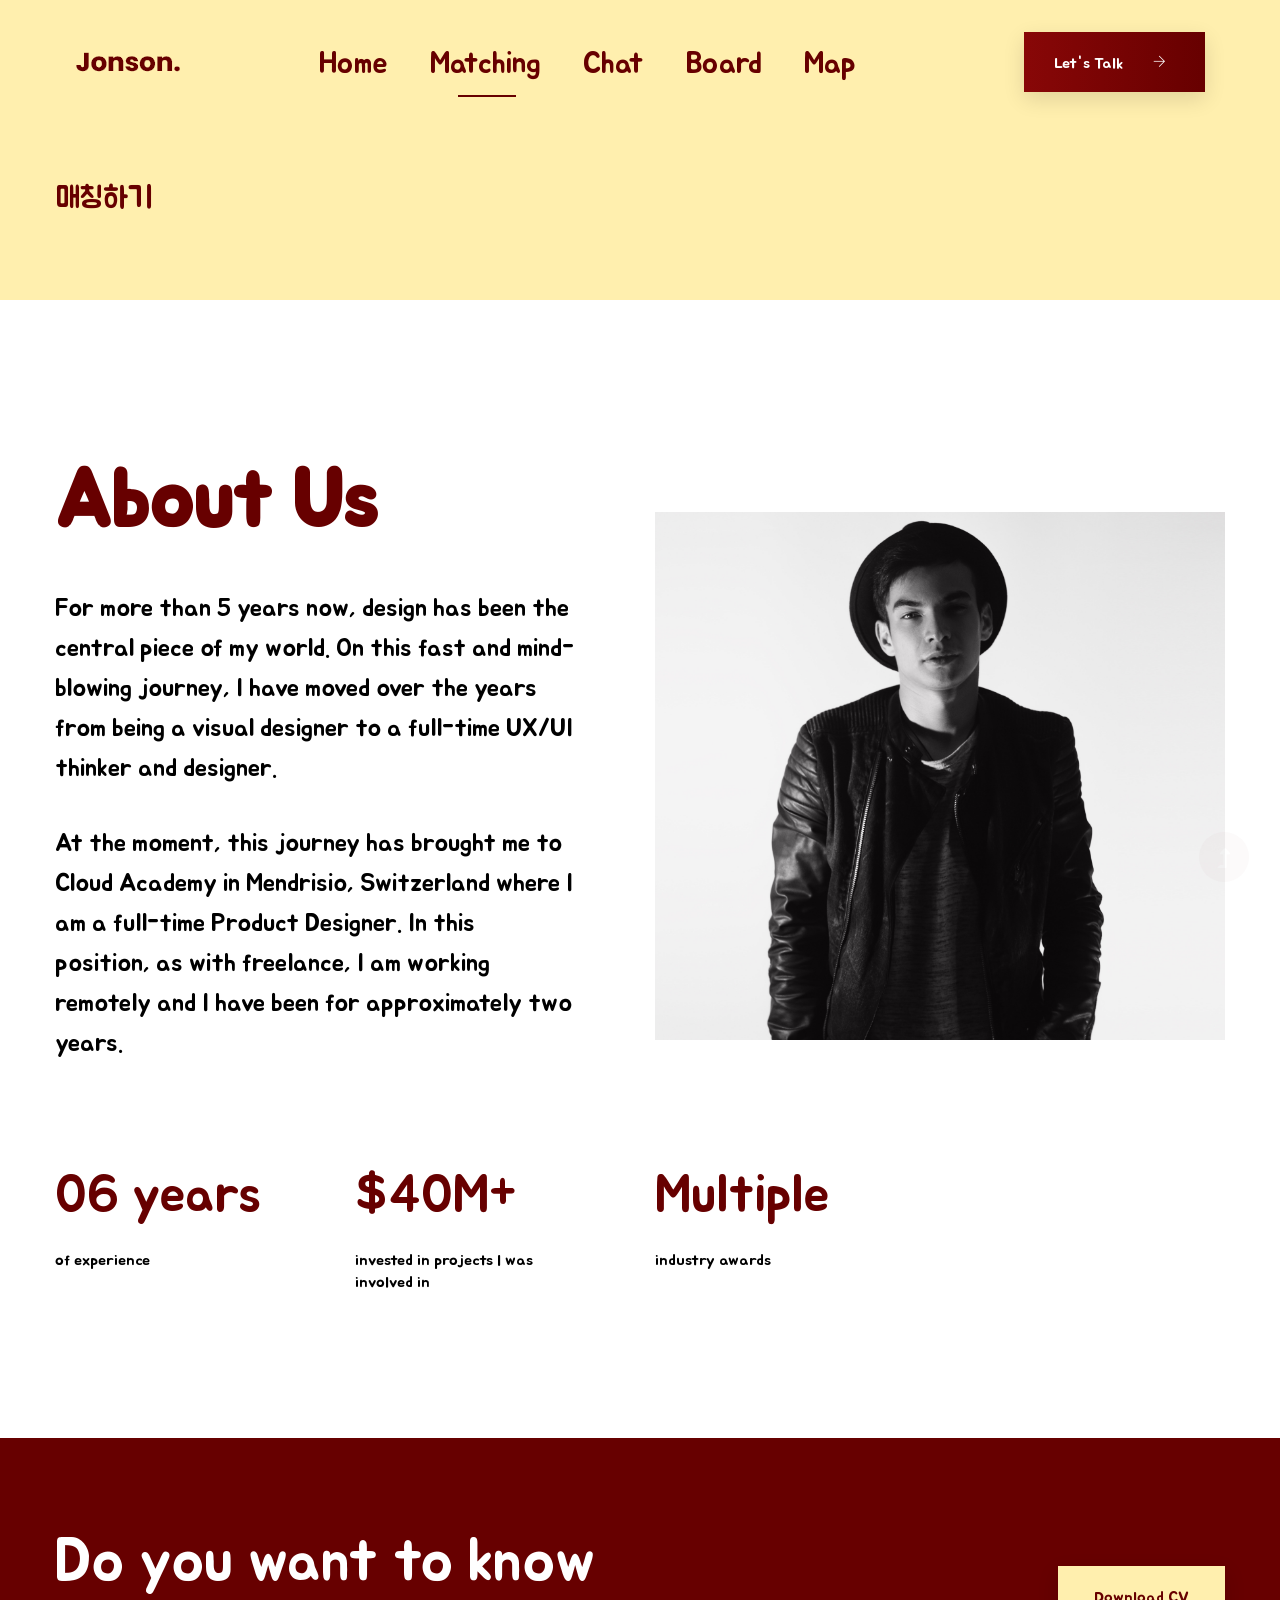
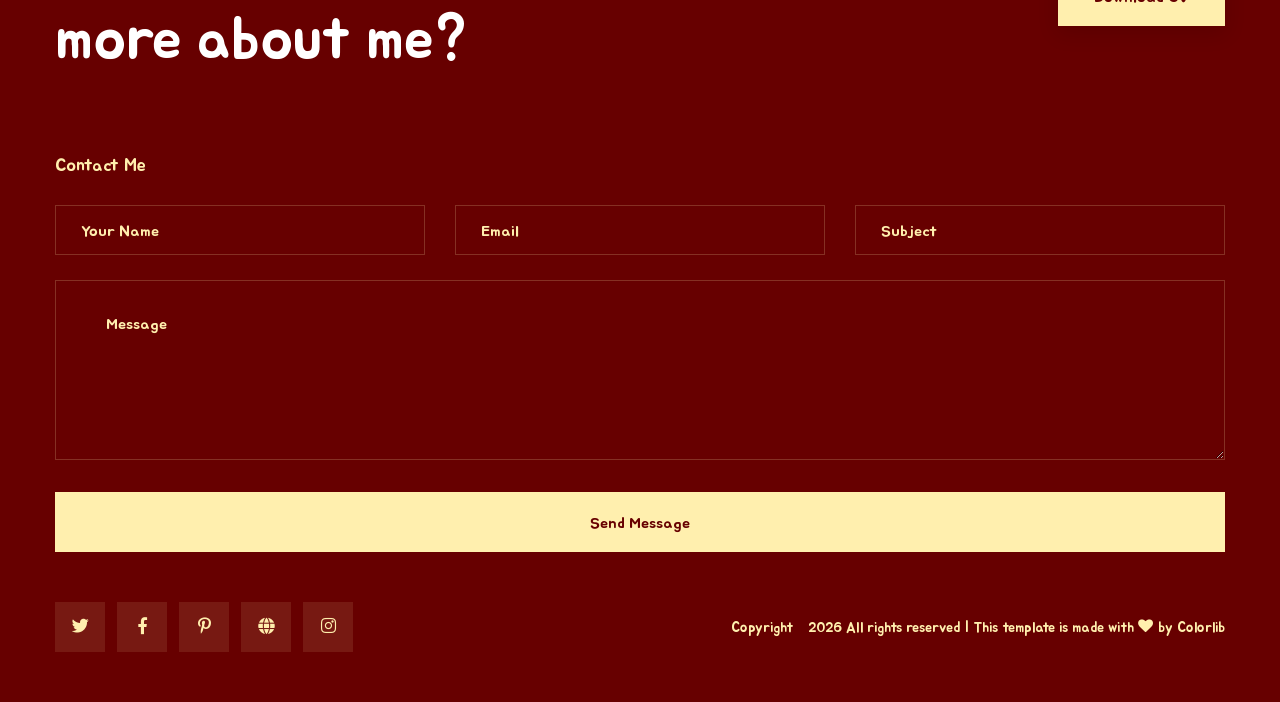
<file: B2A4TEAM/WebContent/about.html>
<!doctype html>
<html class="no-js" lang="zxx">
<head>
    <meta charset="utf-8">
    <meta http-equiv="x-ua-compatible" content="ie=edge">
    <title> Personal | Teamplate</title>
    <meta name="description" content="">
    <meta name="viewport" content="width=device-width, initial-scale=1">
    <link rel="manifest" href="site.webmanifest">
    <link rel="shortcut icon" type="image/x-icon" href="assets/img/gaelogo.ico">

	<!-- CSS here -->
	<link rel="stylesheet" href="assets/css/bootstrap.min.css">
	<link rel="stylesheet" href="assets/css/owl.carousel.min.css">
	<link rel="stylesheet" href="assets/css/slicknav.css">
    <link rel="stylesheet" href="assets/css/flaticon.css">
    <link rel="stylesheet" href="assets/css/progressbar_barfiller.css">
    <link rel="stylesheet" href="assets/css/gijgo.css">
    <link rel="stylesheet" href="assets/css/animate.min.css">
    <link rel="stylesheet" href="assets/css/animated-headline.css">
	<link rel="stylesheet" href="assets/css/magnific-popup.css">
	<link rel="stylesheet" href="assets/css/fontawesome-all.min.css">
	<link rel="stylesheet" href="assets/css/themify-icons.css">
	<link rel="stylesheet" href="assets/css/slick.css">
	<link rel="stylesheet" href="assets/css/nice-select.css">
    <link rel="stylesheet" href="assets/css/style.css">
    
</head>
<body>
    <!-- ? Preloader Start -->
    <div id="preloader-active">
        <div class="preloader d-flex align-items-center justify-content-center">
            <div class="preloader-inner position-relative">
                <div class="preloader-circle"></div>
                <div class="preloader-img pere-text">
                    <img src="assets/img/logo/loder.png" alt="">
                </div>
            </div>
        </div>
    </div>
    <!-- Preloader Start -->
    <header>
        <div class="header-area header-transparent">
            <div class="main-header header-sticky">
                <div class="container-fluid">
                    <div class="menu-wrapper d-flex align-items-center justify-content-between">
                        <!-- Logo -->
                        <div class="logo">
                            <a href="index.html"><img src="assets/img/logo/logo.png" alt=""></a>
                        </div>
                        <!-- Main-menu -->
                        <div class="main-menu f-right d-none d-lg-block">
                            <nav>
                                <ul id="navigation">
                                
                                    <li><a href="index.html">Home</a></li>
                                    <li class="active"><a href="about.html">Matching</a></li>
                                    <li><a href="protfolio.html">Chat</a></li>
                                    <li><a href="blog.html">Board</a>
                                        <ul class="submenu">
                                            <li><a href="blog.html">Free</a></li>
                                            <li><a href="blog_details.html">GgulTip</a></li>
                                            <li><a href="elements.html">Q&A</a></li>
                                        </ul>
                                    </li>
                                    <li><a href="contact.html">Map</a></li>
                                </ul>
                            </nav>
                        </div>          
                        <!-- Header-btn -->
                        <div class="header-info-right d-none d-lg-block">
                            <a href="#" class="btn header-btn">Let's Talk <i class="ti-arrow-right"></i></a>
                        </div>
                        <!-- Mobile Menu -->
                        <div class="col-12">
                            <div class="mobile_menu d-block d-lg-none"></div>
                        </div>
                    </div>
                </div>
            </div>
        </div>
        <!-- Header End -->
    </header>
    <main>
        <!--? Hero Area Start-->
        <div class="hero-area2 d-flex align-items-center">
            <div class="container">
                <div class="row ">
                    <div class="col-xl-12">
                        <!-- Hero Caption -->
                        <div class="hero-cap pt-100">
                            <h2>매칭하기</h2>
                        </div>
                    </div>
                </div>
            </div>
        </div>
        <!--Hero Area End-->
        <!--? About 1 Start-->
        <section class="about-area section-padding40">
        <div class="container">
            <div class="row align-items-center">
                <div class="col-xl-6 col-lg-6 col-md-10">
                    <div class="about-caption mb-50">
                        <!-- Section Tittle -->
                        <div class="section-tittle mb-35">
                            <h2>About Us</h2>
                        </div>
                        <p>For more than 5 years now, design has been the central piece of my world. On this fast and mind-blowing journey, I have moved over the years from being a visual designer to a full-time UX/UI thinker and designer.</p>
                        <p>At the moment, this journey has brought me to Cloud Academy in Mendrisio, Switzerland where I am a full-time Product Designer. In this position, as with freelance, I am working remotely and I have been for approximately two years.</p>
                    </div>
                </div>
                <div class="col-lg-6">
                    <div class="about-img">
                        <img src="assets/img/gallery/about1.png" alt="">
                    </div>
                </div>
            </div>
            <div class="row pt-40">
                <div class="col-lg-3 col-md-4 col-sm-6">
                    <div class="experience">
                        <span>06 years</span>
                        <p>of experience</p>
                    </div>
                </div>
                <div class="col-lg-3 col-md-4 col-sm-6">
                    <div class="experience">
                        <span>$40M+</span>
                        <p>invested in projects I was<br> involved in</p>
                    </div>
                </div>
                <div class="col-lg-3 col-md-4 col-sm-6">
                    <div class="experience">
                        <span>Multiple</span>
                        <p>industry awards</p>
                    </div>
                </div>
            </div>
        </div>
        </section>
        <!-- About  End-->
    </main>
    <footer>
        <div class="footer-wrappr">
            <div class="footer-top">
                <!-- Want To work -->
                <section class="wantToWork-area ">
                    <div class="container">
                        <div class="wants-wrapper w-padding2">
                            <div class="row align-items-center justify-content-between">
                                <div class="col-xl-7 col-lg-9 col-md-8">
                                    <div class="wantToWork-caption wantToWork-caption2">
                                        <h2>Do you want to know more about me?</h2>
                                    </div>
                                </div>
                                <div class="col-xl-2 col-lg-3 col-md-4">
                                    <a href="#" class="btn white-btn f-right sm-left">Download CV</a>
                                </div>
                            </div>
                        </div>
                    </div>
                </section>
                <!-- Want To work End -->
                <div class="container">
                    <div class="row">
                        <div class="col-lg-12">
                            <!-- contact-form -->
                            <div class="form-wrapper">
                                <div class="row ">
                                    <div class="col-xl-12">
                                        <div class="small-tittle mb-30">
                                            <h4>Contact Me</h4>
                                        </div>
                                    </div>
                                </div>
                                <form id="contact-form" action="#" method="POST">
                                    <div class="row">
                                        <div class="col-lg-4 col-md-6">
                                            <div class="form-box user-icon mb-25">
                                                <input type="text" name="name" placeholder="Your name">
                                            </div>
                                        </div>
                                        <div class="col-lg-4 col-md-6">
                                            <div class="form-box email-icon mb-25">
                                                <input type="text" name="email" placeholder="Email">
                                            </div>
                                        </div>
                                        <div class="col-lg-4 col-md-6">
                                            <div class="form-box email-icon mb-25">
                                                <input type="text" name="email" placeholder="Subject">
                                            </div>
                                        </div>
                                        <div class="col-lg-12">
                                            <div class="form-box message-icon mb-25">
                                                <textarea name="message" id="message" placeholder="Message"></textarea>
                                            </div>
                                            <div class="submit-info">
                                                <button class="submit-btn2" type="submit">Send Message</button>
                                            </div>
                                        </div>
                                    </div>
                                </form> 
                            </div>
                        </div>
                    </div>
                </div>
            </div>
            <!-- footer-bottom area -->
            <div class="footer-bottom-area">
                <div class="container">
                    <div class="footer-border">
                        <div class="row align-items-center">
                            <div class="col-xl-4 col-lg-4">
                                <div class="footer-social">
                                    <a href="#"><i class="fab fa-twitter"></i></a>
                                    <a href="https://bit.ly/sai4ull"><i class="fab fa-facebook-f"></i></a>
                                    <a href="#"><i class="fab fa-pinterest-p"></i></a>
                                    <a href="#"><i class="fas fa-globe"></i></a>
                                    <a href="#"><i class="fab fa-instagram"></i></a>
                                </div>
                            </div>
                            <div class="col-xl-8 col-lg-8">
                                <div class="footer-copy-right f-right">
                                    <p><!-- Link back to Colorlib can't be removed. Template is licensed under CC BY 3.0. -->
  Copyright &copy;<script>document.write(new Date().getFullYear());</script> All rights reserved | This template is made with <i class="fa fa-heart" aria-hidden="true"></i> by <a href="https://colorlib.com" target="_blank">Colorlib</a>
  <!-- Link back to Colorlib can't be removed. Template is licensed under CC BY 3.0. --></p>
                                </div>
                            </div>
                        </div>
                    </div>
                </div>
            </div>
        </div>
    </footer>
    <!-- Scroll Up -->
    <div id="back-top" >
        <a title="Go to Top" href="#"> <i class="fas fa-level-up-alt"></i></a>
    </div>
    <!-- JS here -->

    <script src="./assets/js/vendor/modernizr-3.5.0.min.js"></script>
    <!-- Jquery, Popper, Bootstrap -->
    <script src="./assets/js/vendor/jquery-1.12.4.min.js"></script>
    <script src="./assets/js/popper.min.js"></script>
    <script src="./assets/js/bootstrap.min.js"></script>
    <!-- Jquery Mobile Menu -->
    <script src="./assets/js/jquery.slicknav.min.js"></script>

    <!-- Jquery Slick , Owl-Carousel Plugins -->
    <script src="./assets/js/owl.carousel.min.js"></script>
    <script src="./assets/js/slick.min.js"></script>
    <!-- One Page, Animated-HeadLin -->
    <script src="./assets/js/wow.min.js"></script>
    <script src="./assets/js/animated.headline.js"></script>
    <script src="./assets/js/jquery.magnific-popup.js"></script>

    <!-- Date Picker -->
    <script src="./assets/js/gijgo.min.js"></script>
    <!-- Nice-select, sticky -->
    <script src="./assets/js/jquery.nice-select.min.js"></script>
    <script src="./assets/js/jquery.sticky.js"></script>
    <!-- Progress -->
    <script src="./assets/js/jquery.barfiller.js"></script>
    
    <!-- counter , waypoint,Hover Direction -->
    <script src="./assets/js/jquery.counterup.min.js"></script>
    <script src="./assets/js/waypoints.min.js"></script>
    <script src="./assets/js/jquery.countdown.min.js"></script>
    <script src="./assets/js/hover-direction-snake.min.js"></script>

    <!-- contact js -->
    <script src="./assets/js/contact.js"></script>
    <script src="./assets/js/jquery.form.js"></script>
    <script src="./assets/js/jquery.validate.min.js"></script>
    <script src="./assets/js/mail-script.js"></script>
    <script src="./assets/js/jquery.ajaxchimp.min.js"></script>
    
    <!-- Jquery Plugins, main Jquery -->	
    <script src="./assets/js/plugins.js"></script>
    <script src="./assets/js/main.js"></script>


    
    </body>
</html>
</file>
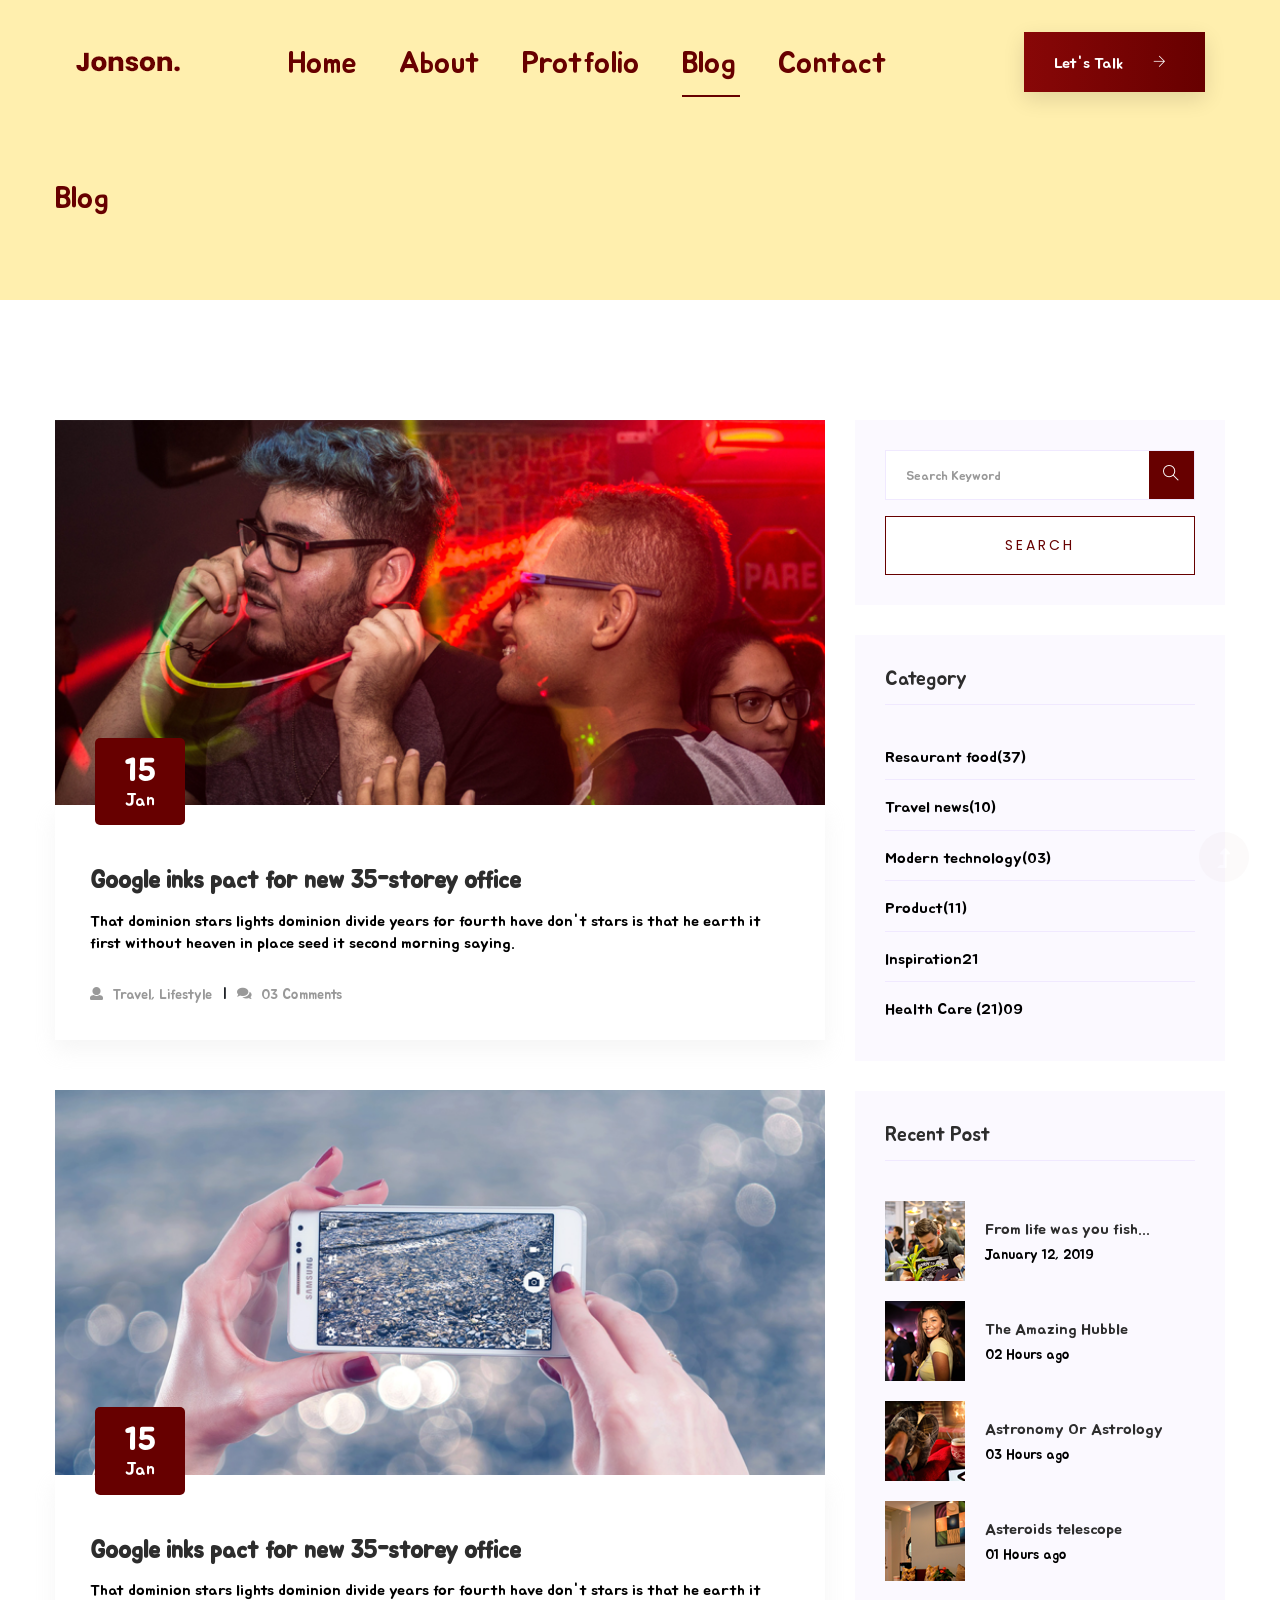
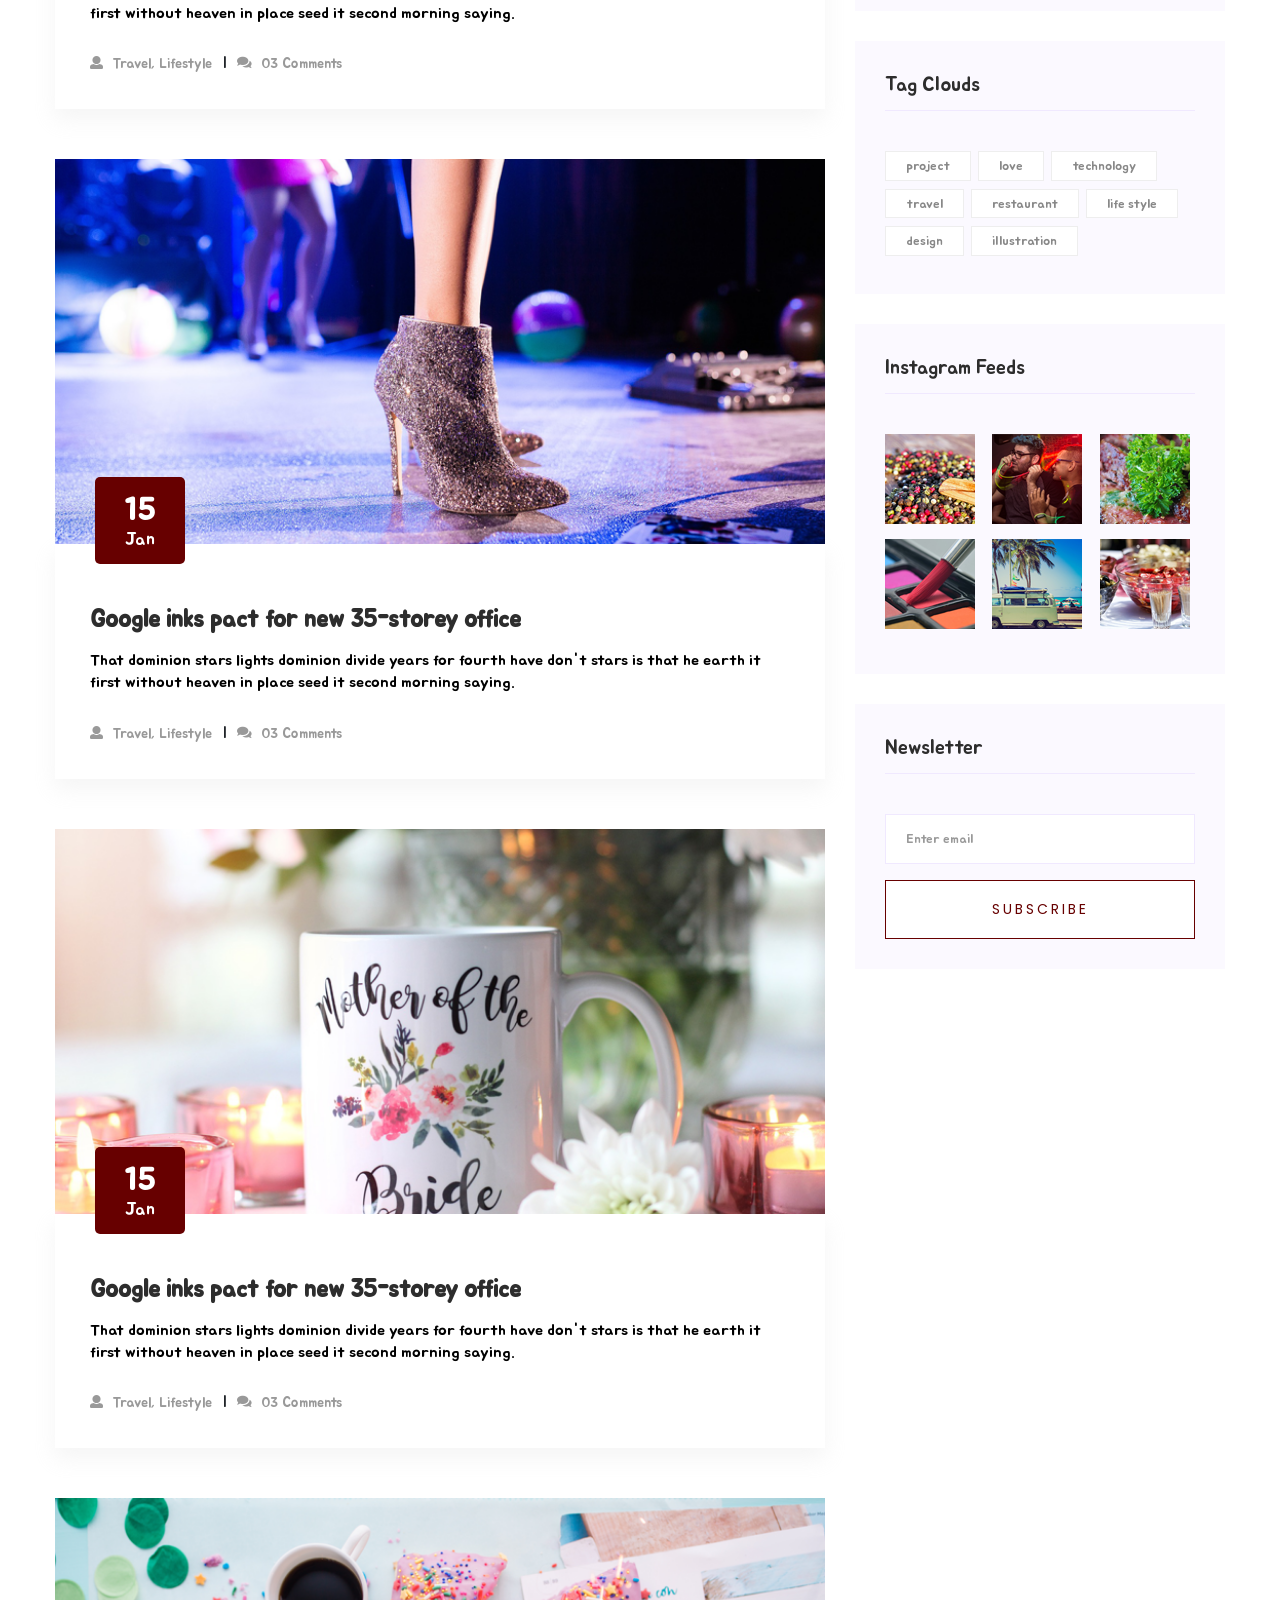
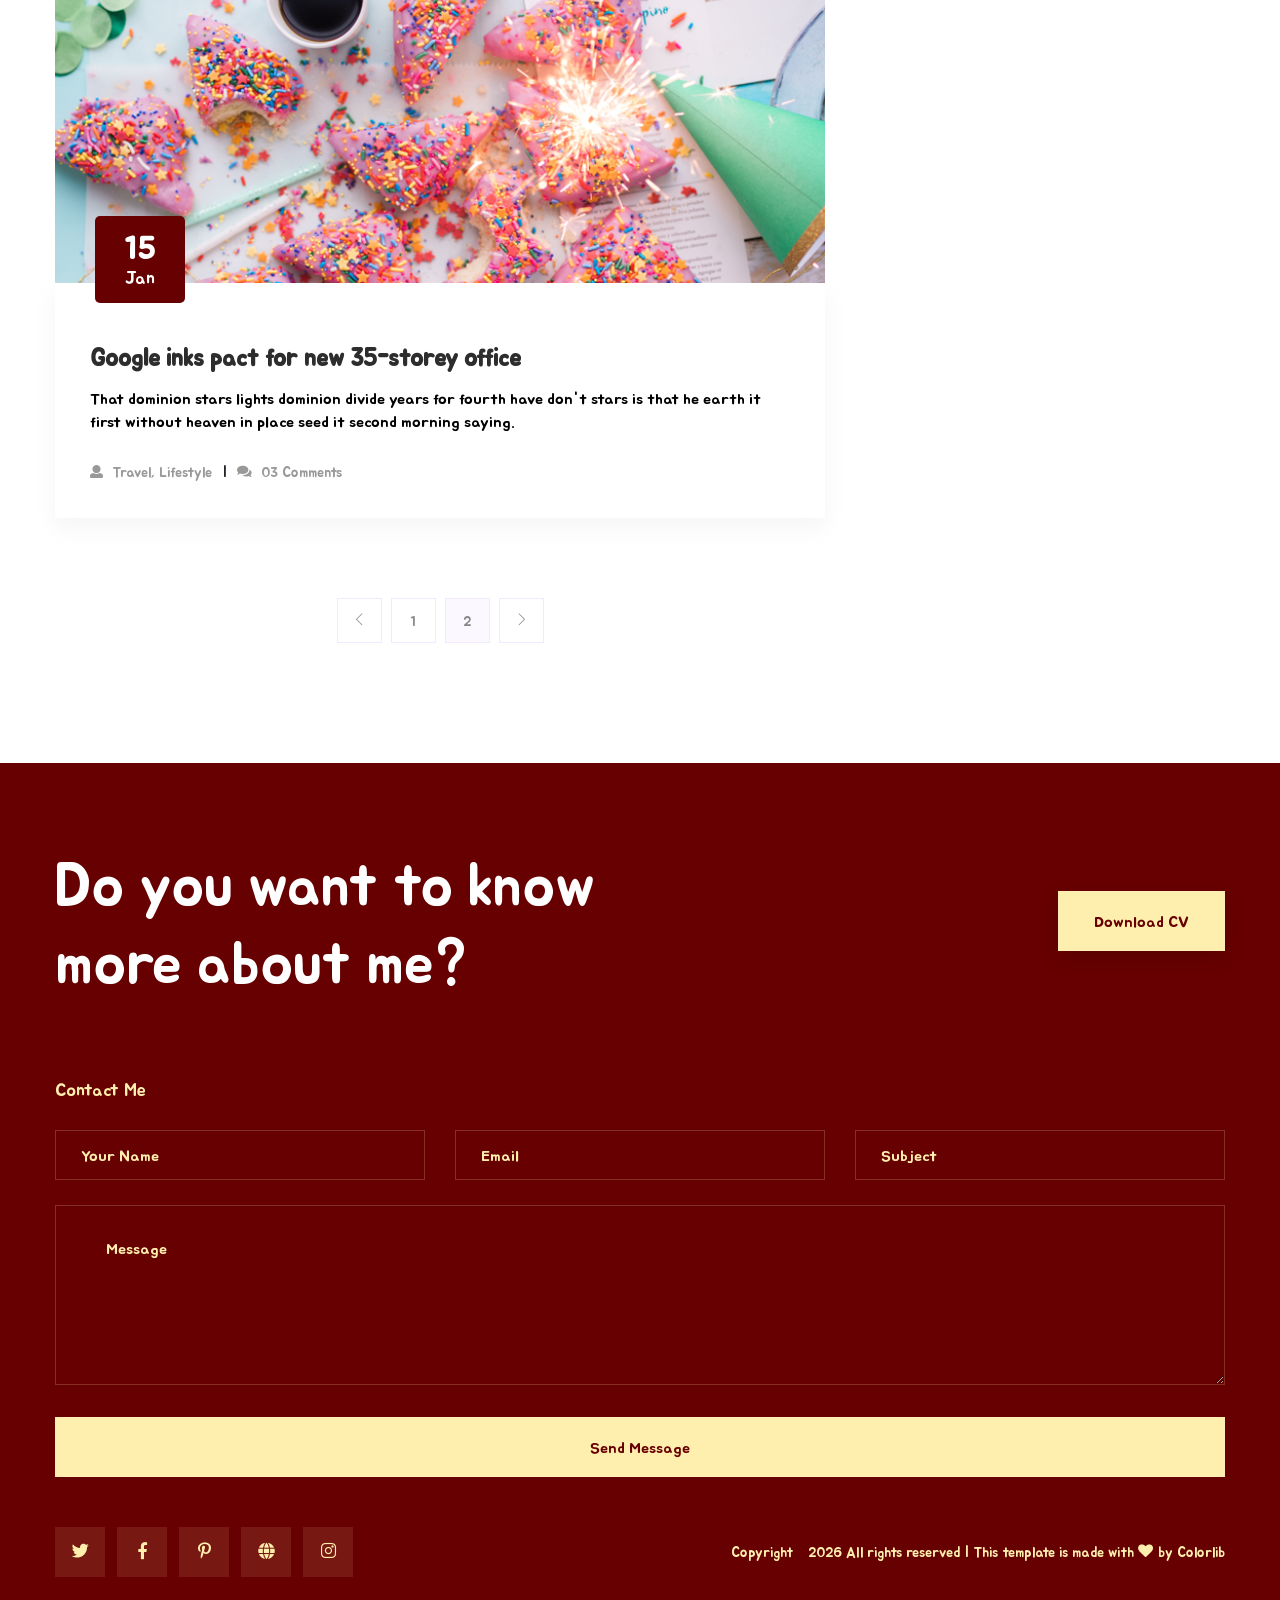
<file: B2A4TEAM/WebContent/blog.html>
<!doctype html>
<html class="no-js" lang="zxx">
<head>
    <meta charset="utf-8">
    <meta http-equiv="x-ua-compatible" content="ie=edge">
    <title> Personal | Teamplate</title>
    <meta name="description" content="">
    <meta name="viewport" content="width=device-width, initial-scale=1">
    <link rel="shortcut icon" type="image/x-icon" href="assets/img/gaelogo.ico">

    <!-- CSS here -->
    <link rel="stylesheet" href="assets/css/bootstrap.min.css">
    <link rel="stylesheet" href="assets/css/owl.carousel.min.css">
    <link rel="stylesheet" href="assets/css/slicknav.css">
    <link rel="stylesheet" href="assets/css/animate.min.css">
    <link rel="stylesheet" href="assets/css/hamburgers.min.css">
    <link rel="stylesheet" href="assets/css/magnific-popup.css">
    <link rel="stylesheet" href="assets/css/fontawesome-all.min.css">
    <link rel="stylesheet" href="assets/css/themify-icons.css">
    <link rel="stylesheet" href="assets/css/themify-icons.css">
    <link rel="stylesheet" href="assets/css/slick.css">
    <link rel="stylesheet" href="assets/css/nice-select.css">
    <link rel="stylesheet" href="assets/css/style.css">
    <link rel="stylesheet" href="assets/css/responsive.css">
</head>
<body>
    <!-- ? Preloader Start -->
    <div id="preloader-active">
        <div class="preloader d-flex align-items-center justify-content-center">
            <div class="preloader-inner position-relative">
                <div class="preloader-circle"></div>
                <div class="preloader-img pere-text">
                    <img src="assets/img/logo/loder.png" alt="">
                </div>
            </div>
        </div>
    </div>
    <!-- Preloader Start -->
    <header>
        <div class="header-area header-transparent">
            <div class="main-header header-sticky">
                <div class="container-fluid">
                    <div class="menu-wrapper d-flex align-items-center justify-content-between">
                        <!-- Logo -->
                        <div class="logo">
                            <a href="index.html"><img src="assets/img/logo/logo.png" alt=""></a>
                        </div>
                        <!-- Main-menu -->
                        <div class="main-menu f-right d-none d-lg-block">
                            <nav>
                                <ul id="navigation">
                                    <li><a href="index.html">Home</a></li>
                                    <li><a href="about.html">About</a></li>
                                    <li><a href="protfolio.html">Protfolio</a></li>
                                    <li class="active"><a href="blog.html">Blog</a>
                                        <ul class="submenu">
                                            <li><a href="blog.html">Blog</a></li>
                                            <li><a href="blog_details.html">Blog Details</a></li>
                                            <li><a href="elements.html">Elements</a></li>
                                        </ul>
                                    </li>
                                    <li><a href="contact.html">Contact</a></li>
                                </ul>
                            </nav>
                        </div>          
                        <!-- Header-btn -->
                        <div class="header-info-right d-none d-lg-block">
                            <a href="#" class="btn header-btn">Let's Talk <i class="ti-arrow-right"></i></a>
                        </div>
                        <!-- Mobile Menu -->
                        <div class="col-12">
                            <div class="mobile_menu d-block d-lg-none"></div>
                        </div>
                    </div>
                </div>
            </div>
        </div>
        <!-- Header End -->
    </header>
    <main>
        <!--? Hero Area Start-->
        <div class="hero-area2 d-flex align-items-center">
            <div class="container">
                <div class="row ">
                    <div class="col-xl-12">
                        <!-- Hero Caption -->
                        <div class="hero-cap pt-100">
                            <h2>blog</h2>
                        </div>
                    </div>
                </div>
            </div>
        </div>
        <!--Hero Area End-->
        <!-- Hero Area End-->
        <!--? Blog Area Start-->
        <section class="blog_area section-padding">
            <div class="container">
                <div class="row">
                    <div class="col-lg-8 mb-5 mb-lg-0">
                        <div class="blog_left_sidebar">
                            <article class="blog_item">
                                <div class="blog_item_img">
                                    <img class="card-img rounded-0" src="assets/img/blog/single_blog_1.png" alt="">
                                    <a href="#" class="blog_item_date">
                                        <h3>15</h3>
                                        <p>Jan</p>
                                    </a>
                                </div>
                                <div class="blog_details">
                                    <a class="d-inline-block" href="blog_details.html">
                                        <h2 class="blog-head" style="color: #2d2d2d;">Google inks pact for new 35-storey office</h2>
                                    </a>
                                    <p>That dominion stars lights dominion divide years for fourth have don't stars is that
                                        he earth it first without heaven in place seed it second morning saying.</p>
                                    <ul class="blog-info-link">
                                        <li><a href="#"><i class="fa fa-user"></i> Travel, Lifestyle</a></li>
                                        <li><a href="#"><i class="fa fa-comments"></i> 03 Comments</a></li>
                                    </ul>
                                </div>
                            </article>
                            <article class="blog_item">
                                <div class="blog_item_img">
                                    <img class="card-img rounded-0" src="assets/img/blog/single_blog_2.png" alt="">
                                    <a href="#" class="blog_item_date">
                                        <h3>15</h3>
                                        <p>Jan</p>
                                    </a>
                                </div>
                                <div class="blog_details">
                                    <a class="d-inline-block" href="blog_details.html">
                                        <h2 class="blog-head" style="color: #2d2d2d;">Google inks pact for new 35-storey office</h2>
                                    </a>
                                    <p>That dominion stars lights dominion divide years for fourth have don't stars is that
                                        he earth it first without heaven in place seed it second morning saying.</p>
                                    <ul class="blog-info-link">
                                        <li><a href="#"><i class="fa fa-user"></i> Travel, Lifestyle</a></li>
                                        <li><a href="#"><i class="fa fa-comments"></i> 03 Comments</a></li>
                                    </ul>
                                </div>
                            </article>
                            <article class="blog_item">
                                <div class="blog_item_img">
                                    <img class="card-img rounded-0" src="assets/img/blog/single_blog_3.png" alt="">
                                    <a href="#" class="blog_item_date">
                                        <h3>15</h3>
                                        <p>Jan</p>
                                    </a>
                                </div>
                                <div class="blog_details">
                                    <a class="d-inline-block" href="blog_details.html">
                                        <h2 class="blog-head" style="color: #2d2d2d;">Google inks pact for new 35-storey office</h2>
                                    </a>
                                    <p>That dominion stars lights dominion divide years for fourth have don't stars is that
                                        he earth it first without heaven in place seed it second morning saying.</p>
                                    <ul class="blog-info-link">
                                        <li><a href="#"><i class="fa fa-user"></i> Travel, Lifestyle</a></li>
                                        <li><a href="#"><i class="fa fa-comments"></i> 03 Comments</a></li>
                                    </ul>
                                </div>
                            </article>
                            <article class="blog_item">
                                <div class="blog_item_img">
                                    <img class="card-img rounded-0" src="assets/img/blog/single_blog_4.png" alt="">
                                    <a href="#" class="blog_item_date">
                                        <h3>15</h3>
                                        <p>Jan</p>
                                    </a>
                                </div>
                                <div class="blog_details">
                                    <a class="d-inline-block" href="blog_details.html">
                                        <h2 class="blog-head" style="color: #2d2d2d;">Google inks pact for new 35-storey office</h2>
                                    </a>
                                    <p>That dominion stars lights dominion divide years for fourth have don't stars is that
                                        he earth it first without heaven in place seed it second morning saying.</p>
                                    <ul class="blog-info-link">
                                        <li><a href="#"><i class="fa fa-user"></i> Travel, Lifestyle</a></li>
                                        <li><a href="#"><i class="fa fa-comments"></i> 03 Comments</a></li>
                                    </ul>
                                </div>
                            </article>
                            <article class="blog_item">
                                <div class="blog_item_img">
                                    <img class="card-img rounded-0" src="assets/img/blog/single_blog_5.png" alt="">
                                    <a href="#" class="blog_item_date">
                                        <h3>15</h3>
                                        <p>Jan</p>
                                    </a>
                                </div>
                                <div class="blog_details">
                                    <a class="d-inline-block" href="blog_details.html">
                                        <h2 class="blog-head" style="color: #2d2d2d;">Google inks pact for new 35-storey office</h2>
                                    </a>
                                    <p>That dominion stars lights dominion divide years for fourth have don't stars is that
                                        he earth it first without heaven in place seed it second morning saying.</p>
                                    <ul class="blog-info-link">
                                        <li><a href="#"><i class="fa fa-user"></i> Travel, Lifestyle</a></li>
                                        <li><a href="#"><i class="fa fa-comments"></i> 03 Comments</a></li>
                                    </ul>
                                </div>
                            </article>
                            <nav class="blog-pagination justify-content-center d-flex">
                                <ul class="pagination">
                                    <li class="page-item">
                                        <a href="#" class="page-link" aria-label="Previous">
                                            <i class="ti-angle-left"></i>
                                        </a>
                                    </li>
                                    <li class="page-item">
                                        <a href="#" class="page-link">1</a>
                                    </li>
                                    <li class="page-item active">
                                        <a href="#" class="page-link">2</a>
                                    </li>
                                    <li class="page-item">
                                        <a href="#" class="page-link" aria-label="Next">
                                            <i class="ti-angle-right"></i>
                                        </a>
                                    </li>
                                </ul>
                            </nav>
                        </div>
                    </div>
                    <div class="col-lg-4">
                        <div class="blog_right_sidebar">
                            <aside class="single_sidebar_widget search_widget">
                                <form action="#">
                                    <div class="form-group">
                                        <div class="input-group mb-3">
                                            <input type="text" class="form-control" placeholder='Search Keyword'
                                                onfocus="this.placeholder = ''"
                                                onblur="this.placeholder = 'Search Keyword'">
                                            <div class="input-group-append">
                                                <button class="btns" type="button"><i class="ti-search"></i></button>
                                            </div>
                                        </div>
                                    </div>
                                    <button class="button rounded-0 primary-bg text-white w-100 btn_1 boxed-btn"
                                        type="submit">Search</button>
                                </form>
                            </aside>
                            <aside class="single_sidebar_widget post_category_widget">
                                <h4 class="widget_title" style="color: #2d2d2d;">Category</h4>
                                <ul class="list cat-list">
                                    <li>
                                        <a href="#" class="d-flex">
                                            <p>Resaurant food</p>
                                            <p>(37)</p>
                                        </a>
                                    </li>
                                    <li>
                                        <a href="#" class="d-flex">
                                            <p>Travel news</p>
                                            <p>(10)</p>
                                        </a>
                                    </li>
                                    <li>
                                        <a href="#" class="d-flex">
                                            <p>Modern technology</p>
                                            <p>(03)</p>
                                        </a>
                                    </li>
                                    <li>
                                        <a href="#" class="d-flex">
                                            <p>Product</p>
                                            <p>(11)</p>
                                        </a>
                                    </li>
                                    <li>
                                        <a href="#" class="d-flex">
                                            <p>Inspiration</p>
                                            <p>21</p>
                                        </a>
                                    </li>
                                    <li>
                                        <a href="#" class="d-flex">
                                            <p>Health Care (21)</p>
                                            <p>09</p>
                                        </a>
                                    </li>
                                </ul>
                            </aside>
                            <aside class="single_sidebar_widget popular_post_widget">
                                <h3 class="widget_title" style="color: #2d2d2d;">Recent Post</h3>
                                <div class="media post_item">
                                    <img src="assets/img/post/post_1.png" alt="post">
                                    <div class="media-body">
                                        <a href="blog_details.html">
                                            <h3 style="color: #2d2d2d;">From life was you fish...</h3>
                                        </a>
                                        <p>January 12, 2019</p>
                                    </div>
                                </div>
                                <div class="media post_item">
                                    <img src="assets/img/post/post_2.png" alt="post">
                                    <div class="media-body">
                                        <a href="blog_details.html">
                                            <h3 style="color: #2d2d2d;">The Amazing Hubble</h3>
                                        </a>
                                        <p>02 Hours ago</p>
                                    </div>
                                </div>
                                <div class="media post_item">
                                    <img src="assets/img/post/post_3.png" alt="post">
                                    <div class="media-body">
                                        <a href="blog_details.html">
                                            <h3 style="color: #2d2d2d;">Astronomy Or Astrology</h3>
                                        </a>
                                        <p>03 Hours ago</p>
                                    </div>
                                </div>
                                <div class="media post_item">
                                    <img src="assets/img/post/post_4.png" alt="post">
                                    <div class="media-body">
                                        <a href="blog_details.html">
                                            <h3 style="color: #2d2d2d;">Asteroids telescope</h3>
                                        </a>
                                        <p>01 Hours ago</p>
                                    </div>
                                </div>
                            </aside>
                            <aside class="single_sidebar_widget tag_cloud_widget">
                                <h4 class="widget_title" style="color: #2d2d2d;">Tag Clouds</h4>
                                <ul class="list">
                                    <li>
                                        <a href="#">project</a>
                                    </li>
                                    <li>
                                        <a href="#">love</a>
                                    </li>
                                    <li>
                                        <a href="#">technology</a>
                                    </li>
                                    <li>
                                        <a href="#">travel</a>
                                    </li>
                                    <li>
                                        <a href="#">restaurant</a>
                                    </li>
                                    <li>
                                        <a href="#">life style</a>
                                    </li>
                                    <li>
                                        <a href="#">design</a>
                                    </li>
                                    <li>
                                        <a href="#">illustration</a>
                                    </li>
                                </ul>
                            </aside>

                            <aside class="single_sidebar_widget instagram_feeds">
                                <h4 class="widget_title" style="color: #2d2d2d;">Instagram Feeds</h4>
                                <ul class="instagram_row flex-wrap">
                                    <li>
                                        <a href="#">
                                            <img class="img-fluid" src="assets/img/post/post_5.png" alt="">
                                        </a>
                                    </li>
                                    <li>
                                        <a href="#">
                                            <img class="img-fluid" src="assets/img/post/post_6.png" alt="">
                                        </a>
                                    </li>
                                    <li>
                                        <a href="#">
                                            <img class="img-fluid" src="assets/img/post/post_7.png" alt="">
                                        </a>
                                    </li>
                                    <li>
                                        <a href="#">
                                            <img class="img-fluid" src="assets/img/post/post_8.png" alt="">
                                        </a>
                                    </li>
                                    <li>
                                        <a href="#">
                                            <img class="img-fluid" src="assets/img/post/post_9.png" alt="">
                                        </a>
                                    </li>
                                    <li>
                                        <a href="#">
                                            <img class="img-fluid" src="assets/img/post/post_10.png" alt="">
                                        </a>
                                    </li>
                                </ul>
                            </aside>
                            <aside class="single_sidebar_widget newsletter_widget">
                                <h4 class="widget_title" style="color: #2d2d2d;">Newsletter</h4>
                                <form action="#">
                                    <div class="form-group">
                                        <input type="email" class="form-control" onfocus="this.placeholder = ''"
                                            onblur="this.placeholder = 'Enter email'" placeholder='Enter email' required>
                                    </div>
                                    <button class="button rounded-0 primary-bg text-white w-100 btn_1 boxed-btn"
                                        type="submit">Subscribe</button>
                                </form>
                            </aside>
                        </div>
                    </div>
                </div>
            </div>
        </section>
        <!-- Blog Area End -->
    </main>
    <footer>
        <div class="footer-wrappr">
            <div class="footer-top">
                <!-- Want To work -->
                <section class="wantToWork-area ">
                    <div class="container">
                        <div class="wants-wrapper w-padding2">
                            <div class="row align-items-center justify-content-between">
                                <div class="col-xl-7 col-lg-9 col-md-8">
                                    <div class="wantToWork-caption wantToWork-caption2">
                                        <h2>Do you want to know more about me?</h2>
                                    </div>
                                </div>
                                <div class="col-xl-2 col-lg-3 col-md-4">
                                    <a href="#" class="btn white-btn f-right sm-left">Download CV</a>
                                </div>
                            </div>
                        </div>
                    </div>
                </section>
                <!-- Want To work End -->
                <div class="container">
                    <div class="row">
                        <div class="col-lg-12">
                            <!-- contact-form -->
                            <div class="form-wrapper">
                                <div class="row ">
                                    <div class="col-xl-12">
                                        <div class="small-tittle mb-30">
                                            <h4>Contact Me</h4>
                                        </div>
                                    </div>
                                </div>
                                <form id="contact-form" action="#" method="POST">
                                    <div class="row">
                                        <div class="col-lg-4 col-md-6">
                                            <div class="form-box user-icon mb-25">
                                                <input type="text" name="name" placeholder="Your name">
                                            </div>
                                        </div>
                                        <div class="col-lg-4 col-md-6">
                                            <div class="form-box email-icon mb-25">
                                                <input type="text" name="email" placeholder="Email">
                                            </div>
                                        </div>
                                        <div class="col-lg-4 col-md-6">
                                            <div class="form-box email-icon mb-25">
                                                <input type="text" name="email" placeholder="Subject">
                                            </div>
                                        </div>
                                        <div class="col-lg-12">
                                            <div class="form-box message-icon mb-25">
                                                <textarea name="message" id="message" placeholder="Message"></textarea>
                                            </div>
                                            <div class="submit-info">
                                                <button class="submit-btn2" type="submit">Send Message</button>
                                            </div>
                                        </div>
                                    </div>
                                </form> 
                            </div>
                        </div>
                    </div>
                </div>
            </div>
            <!-- footer-bottom area -->
            <div class="footer-bottom-area">
                <div class="container">
                    <div class="footer-border">
                        <div class="row align-items-center">
                            <div class="col-xl-4 col-lg-4">
                                <div class="footer-social">
                                    <a href="#"><i class="fab fa-twitter"></i></a>
                                    <a href="https://bit.ly/sai4ull"><i class="fab fa-facebook-f"></i></a>
                                    <a href="#"><i class="fab fa-pinterest-p"></i></a>
                                    <a href="#"><i class="fas fa-globe"></i></a>
                                    <a href="#"><i class="fab fa-instagram"></i></a>
                                </div>
                            </div>
                            <div class="col-xl-8 col-lg-8">
                                <div class="footer-copy-right f-right">
                                    <p><!-- Link back to Colorlib can't be removed. Template is licensed under CC BY 3.0. -->
  Copyright &copy;<script>document.write(new Date().getFullYear());</script> All rights reserved | This template is made with <i class="fa fa-heart" aria-hidden="true"></i> by <a href="https://colorlib.com" target="_blank">Colorlib</a>
  <!-- Link back to Colorlib can't be removed. Template is licensed under CC BY 3.0. --></p>
                                </div>
                            </div>
                        </div>
                    </div>
                </div>
            </div>
        </div>
    </footer>
    <!-- Scroll Up -->
    <div id="back-top" >
        <a title="Go to Top" href="#"> <i class="fas fa-level-up-alt"></i></a>
    </div>

    <!-- JS here -->

    <script src="./assets/js/vendor/modernizr-3.5.0.min.js"></script>
    <!-- Jquery, Popper, Bootstrap -->
    <script src="./assets/js/vendor/jquery-1.12.4.min.js"></script>
    <script src="./assets/js/popper.min.js"></script>
    <script src="./assets/js/bootstrap.min.js"></script>
    <!-- Jquery Mobile Menu -->
    <script src="./assets/js/jquery.slicknav.min.js"></script>

    <!-- Jquery Slick , Owl-Carousel Plugins -->
    <script src="./assets/js/owl.carousel.min.js"></script>
    <script src="./assets/js/slick.min.js"></script>
    <!-- One Page, Animated-HeadLin -->
    <script src="./assets/js/wow.min.js"></script>
    <script src="./assets/js/animated.headline.js"></script>
    <script src="./assets/js/jquery.magnific-popup.js"></script>

    <!-- Date Picker -->
    <script src="./assets/js/gijgo.min.js"></script>
    <!-- Nice-select, sticky -->
    <script src="./assets/js/jquery.nice-select.min.js"></script>
    <script src="./assets/js/jquery.sticky.js"></script>
    
    <!-- counter , waypoint,Hover Direction -->
    <script src="./assets/js/jquery.counterup.min.js"></script>
    <script src="./assets/js/waypoints.min.js"></script>
    <script src="./assets/js/jquery.countdown.min.js"></script>
    <script src="./assets/js/hover-direction-snake.min.js"></script>

    <!-- contact js -->
    <script src="./assets/js/contact.js"></script>
    <script src="./assets/js/jquery.form.js"></script>
    <script src="./assets/js/jquery.validate.min.js"></script>
    <script src="./assets/js/mail-script.js"></script>
    <script src="./assets/js/jquery.ajaxchimp.min.js"></script>
    
    <!-- Jquery Plugins, main Jquery -->	
    <script src="./assets/js/plugins.js"></script>
    <script src="./assets/js/main.js"></script>


     
    </body>
</html>
</file>
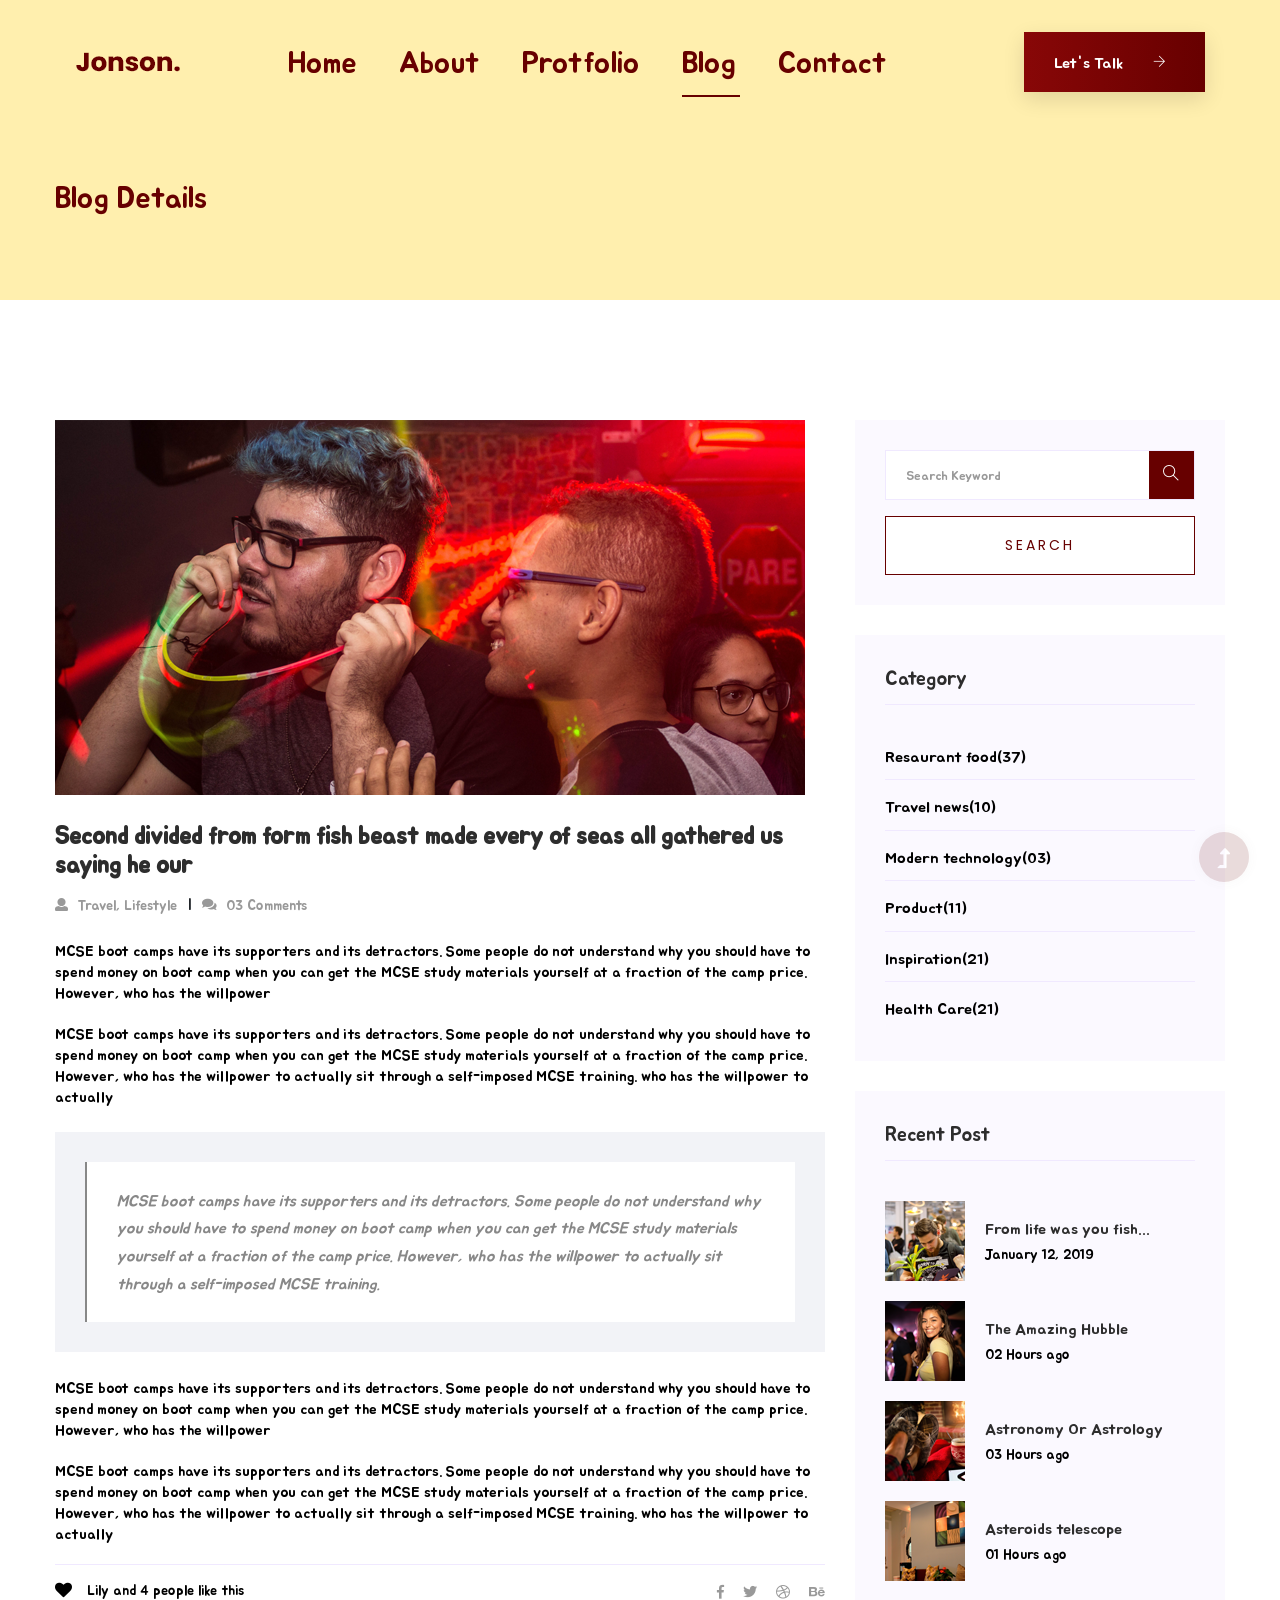
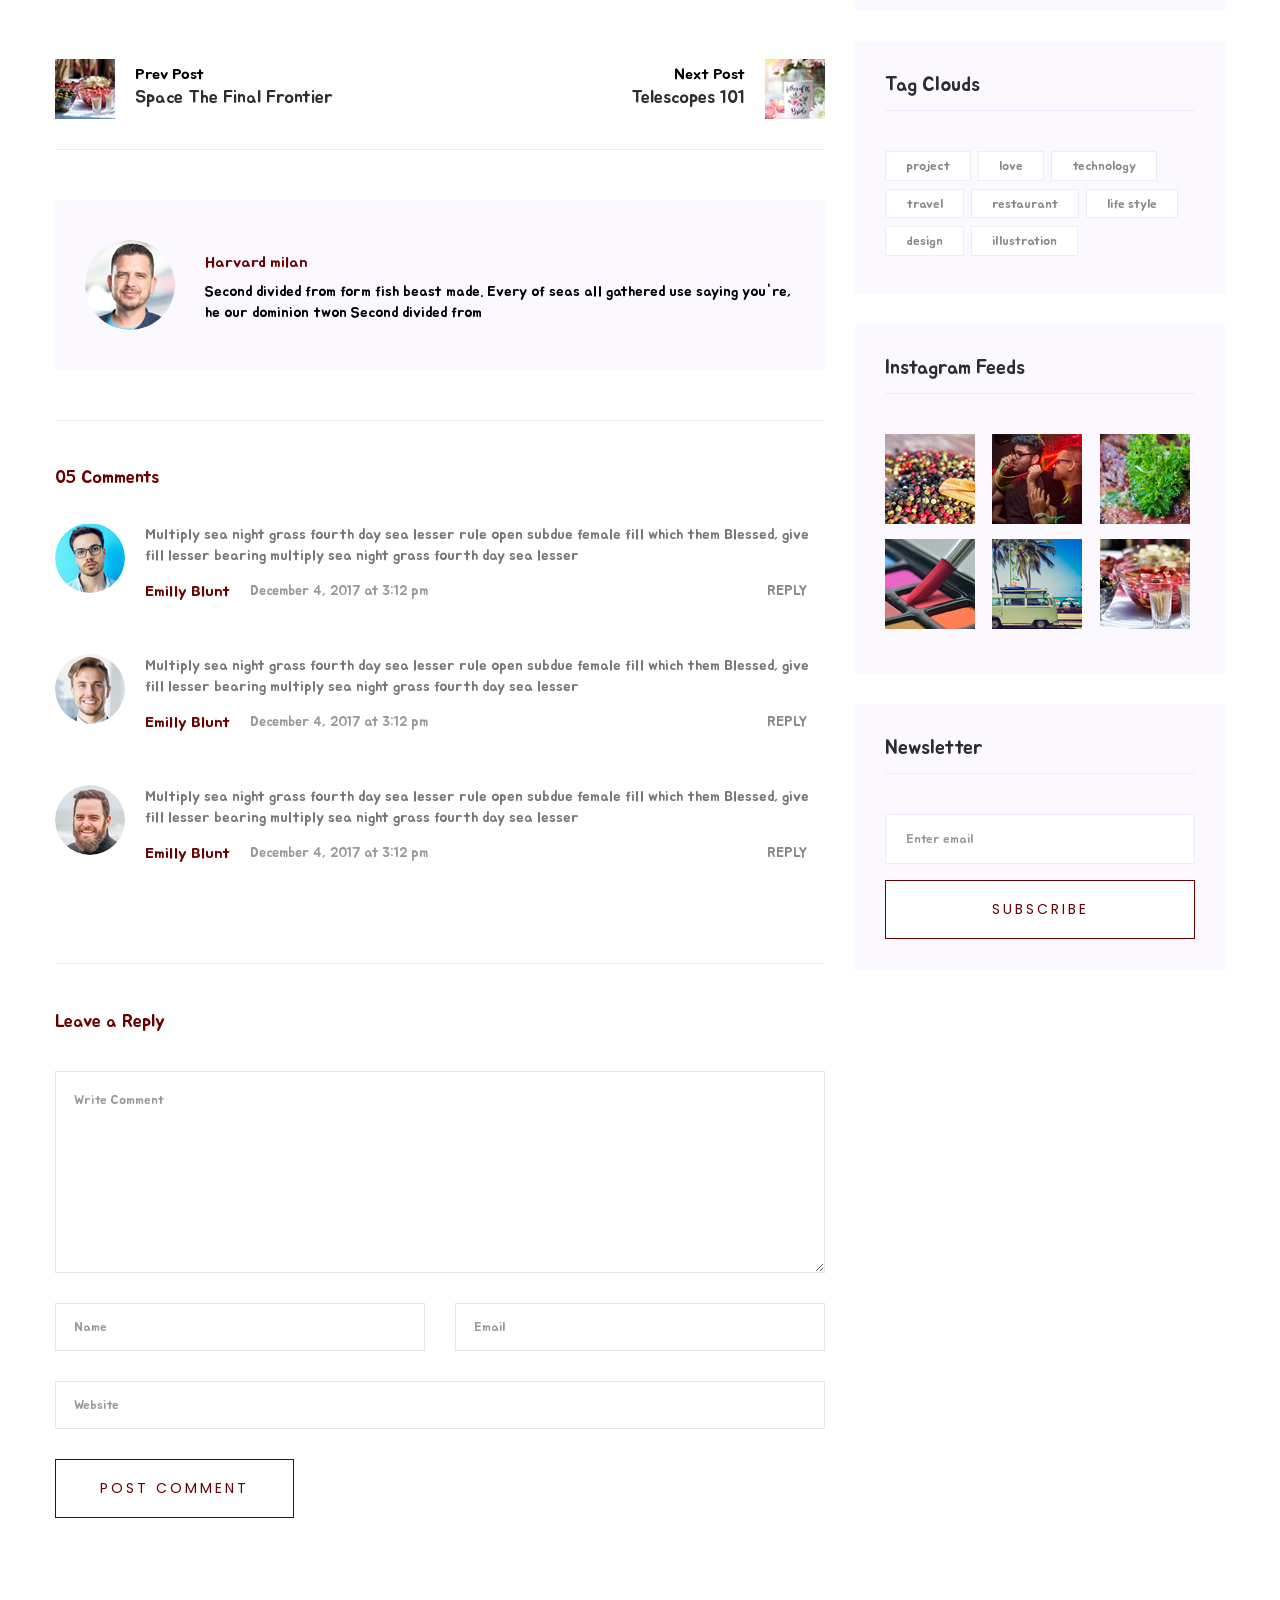
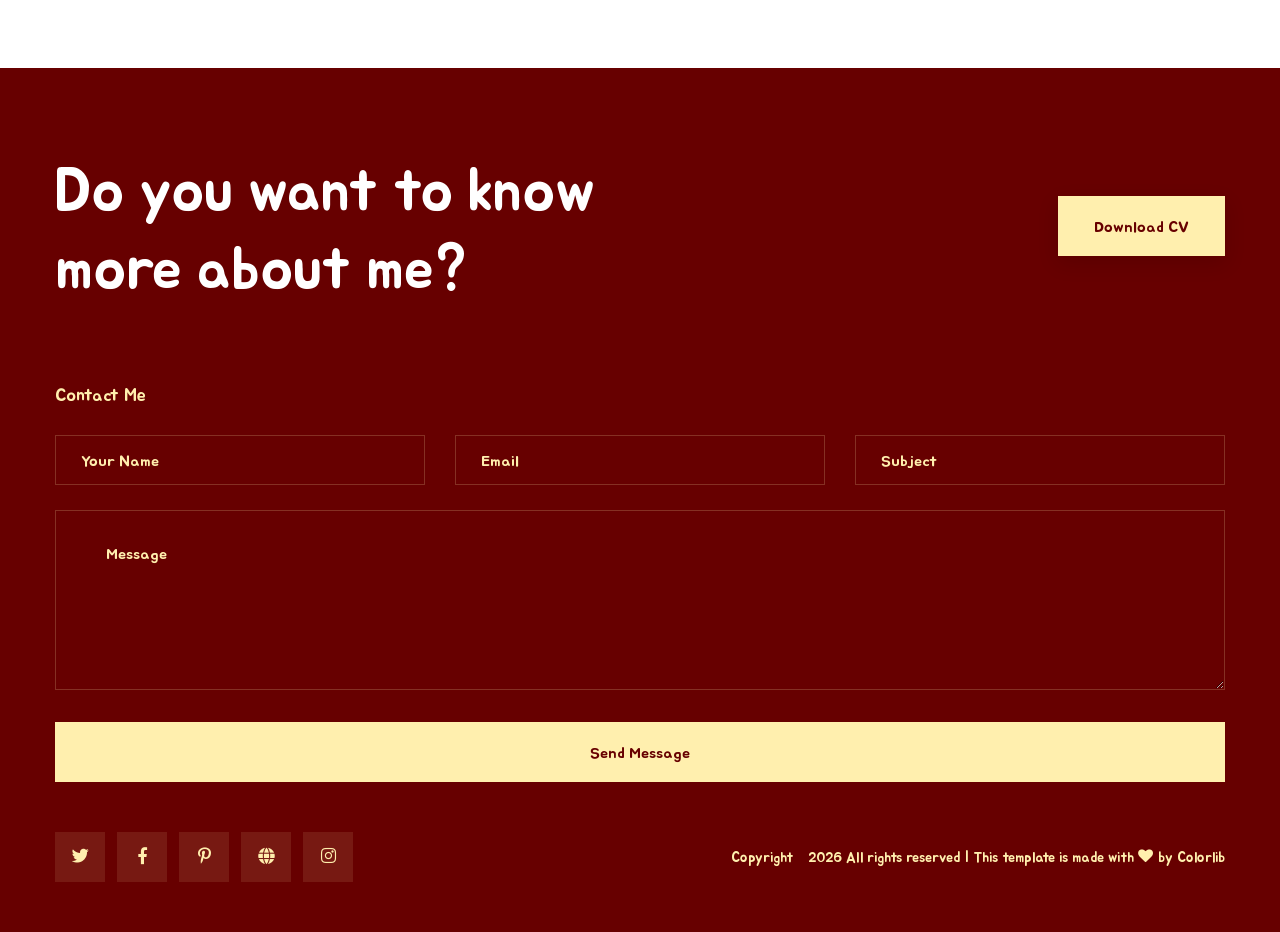
<file: B2A4TEAM/WebContent/blog_details.html>
<!doctype html>
<html class="no-js" lang="zxx">
<head>
   <meta charset="utf-8">
   <meta http-equiv="x-ua-compatible" content="ie=edge">
   <title> Personal | Teamplate</title>
   <meta name="description" content="">
   <meta name="viewport" content="width=device-width, initial-scale=1">
   <link rel="shortcut icon" type="image/x-icon" href="assets/img/gaelogo.ico">

  <!-- CSS here -->
   <link rel="stylesheet" href="assets/css/bootstrap.min.css">
   <link rel="stylesheet" href="assets/css/owl.carousel.min.css">
   <link rel="stylesheet" href="assets/css/slicknav.css">
   <link rel="stylesheet" href="assets/css/animate.min.css">
   <link rel="stylesheet" href="assets/css/hamburgers.min.css">
   <link rel="stylesheet" href="assets/css/magnific-popup.css">
   <link rel="stylesheet" href="assets/css/fontawesome-all.min.css">
   <link rel="stylesheet" href="assets/css/themify-icons.css">
   <link rel="stylesheet" href="assets/css/slick.css">
   <link rel="stylesheet" href="assets/css/nice-select.css">
   <link rel="stylesheet" href="assets/css/style.css">
</head>

<body>
   <!-- ? Preloader Start -->
   <div id="preloader-active">
      <div class="preloader d-flex align-items-center justify-content-center">
          <div class="preloader-inner position-relative">
              <div class="preloader-circle"></div>
              <div class="preloader-img pere-text">
                  <img src="assets/img/logo/loder.png" alt="">
              </div>
          </div>
      </div>
   </div>
   <!-- Preloader Start -->
   <header>
   <div class="header-area header-transparent">
       <div class="main-header header-sticky">
           <div class="container-fluid">
               <div class="menu-wrapper d-flex align-items-center justify-content-between">
                   <!-- Logo -->
                   <div class="logo">
                       <a href="index.html"><img src="assets/img/logo/logo.png" alt=""></a>
                   </div>
                   <!-- Main-menu -->
                   <div class="main-menu f-right d-none d-lg-block">
                       <nav>
                           <ul id="navigation">
                               <li><a href="index.html">Home</a></li>
                               <li><a href="about.html">About</a></li>
                               <li><a href="protfolio.html">Protfolio</a></li>
                               <li class="active"><a href="blog.html">Blog</a>
                                   <ul class="submenu">
                                       <li><a href="blog.html">Blog</a></li>
                                       <li><a href="blog_details.html">Blog Details</a></li>
                                       <li><a href="elements.html">Elements</a></li>
                                   </ul>
                               </li>
                               <li><a href="contact.html">Contact</a></li>
                           </ul>
                       </nav>
                   </div>          
                   <!-- Header-btn -->
                   <div class="header-info-right d-none d-lg-block">
                       <a href="#" class="btn header-btn">Let's Talk <i class="ti-arrow-right"></i></a>
                   </div>
                   <!-- Mobile Menu -->
                   <div class="col-12">
                       <div class="mobile_menu d-block d-lg-none"></div>
                   </div>
               </div>
           </div>
       </div>
   </div>
   <!-- Header End -->
   </header>
<main>
   <!--? Hero Area Start-->
   <div class="hero-area2 d-flex align-items-center">
       <div class="container">
           <div class="row ">
               <div class="col-xl-12">
                   <!-- Hero Caption -->
                   <div class="hero-cap pt-100">
                       <h2>Blog Details</h2>
                   </div>
               </div>
           </div>
       </div>
   </div>
   <!--Hero Area End-->
      <!--? Blog Area Start -->
      <section class="blog_area single-post-area section-padding">
         <div class="container">
            <div class="row">
               <div class="col-lg-8 posts-list">
                  <div class="single-post">
                     <div class="feature-img">
                        <img class="img-fluid" src="assets/img/blog/single_blog_1.png" alt="">
                     </div>
                     <div class="blog_details">
                        <h2 style="color: #2d2d2d;">Second divided from form fish beast made every of seas
                           all gathered us saying he our
                        </h2>
                        <ul class="blog-info-link mt-3 mb-4">
                           <li><a href="#"><i class="fa fa-user"></i> Travel, Lifestyle</a></li>
                           <li><a href="#"><i class="fa fa-comments"></i> 03 Comments</a></li>
                        </ul>
                        <p class="excert">
                           MCSE boot camps have its supporters and its detractors. Some people do not understand why you
                           should have to spend money on boot camp when you can get the MCSE study materials yourself at a
                           fraction of the camp price. However, who has the willpower
                        </p>
                        <p>
                           MCSE boot camps have its supporters and its detractors. Some people do not understand why you
                           should have to spend money on boot camp when you can get the MCSE study materials yourself at a
                           fraction of the camp price. However, who has the willpower to actually sit through a
                           self-imposed MCSE training. who has the willpower to actually
                        </p>
                        <div class="quote-wrapper">
                           <div class="quotes">
                              MCSE boot camps have its supporters and its detractors. Some people do not understand why you
                              should have to spend money on boot camp when you can get the MCSE study materials yourself at
                              a fraction of the camp price. However, who has the willpower to actually sit through a
                              self-imposed MCSE training.
                           </div>
                        </div>
                        <p>
                           MCSE boot camps have its supporters and its detractors. Some people do not understand why you
                           should have to spend money on boot camp when you can get the MCSE study materials yourself at a
                           fraction of the camp price. However, who has the willpower
                        </p>
                        <p>
                           MCSE boot camps have its supporters and its detractors. Some people do not understand why you
                           should have to spend money on boot camp when you can get the MCSE study materials yourself at a
                           fraction of the camp price. However, who has the willpower to actually sit through a
                           self-imposed MCSE training. who has the willpower to actually
                        </p>
                     </div>
                  </div>
                  <div class="navigation-top">
                     <div class="d-sm-flex justify-content-between text-center">
                        <p class="like-info"><span class="align-middle"><i class="fa fa-heart"></i></span> Lily and 4
                           people like this</p>
                        <div class="col-sm-4 text-center my-2 my-sm-0">
                        </div>
                        <ul class="social-icons">
                           <li><a href="https://www.facebook.com/sai4ull"><i class="fab fa-facebook-f"></i></a></li>
                           <li><a href="#"><i class="fab fa-twitter"></i></a></li>
                           <li><a href="#"><i class="fab fa-dribbble"></i></a></li>
                           <li><a href="#"><i class="fab fa-behance"></i></a></li>
                        </ul>
                     </div>
                     <div class="navigation-area">
                        <div class="row">
                           <div
                              class="col-lg-6 col-md-6 col-12 nav-left flex-row d-flex justify-content-start align-items-center">
                              <div class="thumb">
                                 <a href="#">
                                    <img class="img-fluid" src="assets/img/post/preview.png" alt="">
                                 </a>
                              </div>
                              <div class="arrow">
                                 <a href="#">
                                    <span class="lnr text-white ti-arrow-left"></span>
                                 </a>
                              </div>
                              <div class="detials">
                                 <p>Prev Post</p>
                                 <a href="#">
                                    <h4 style="color: #2d2d2d;">Space The Final Frontier</h4>
                                 </a>
                              </div>
                           </div>
                           <div
                              class="col-lg-6 col-md-6 col-12 nav-right flex-row d-flex justify-content-end align-items-center">
                              <div class="detials">
                                 <p>Next Post</p>
                                 <a href="#">
                                    <h4 style="color: #2d2d2d;">Telescopes 101</h4>
                                 </a>
                              </div>
                              <div class="arrow">
                                 <a href="#">
                                    <span class="lnr text-white ti-arrow-right"></span>
                                 </a>
                              </div>
                              <div class="thumb">
                                 <a href="#">
                                    <img class="img-fluid" src="assets/img/post/next.png" alt="">
                                 </a>
                              </div>
                           </div>
                        </div>
                     </div>
                  </div>
                  <div class="blog-author">
                     <div class="media align-items-center">
                        <img src="assets/img/blog/author.png" alt="">
                        <div class="media-body">
                           <a href="#">
                              <h4>Harvard milan</h4>
                           </a>
                           <p>Second divided from form fish beast made. Every of seas all gathered use saying you're, he
                              our dominion twon Second divided from</p>
                        </div>
                     </div>
                  </div>
                  <div class="comments-area">
                     <h4>05 Comments</h4>
                     <div class="comment-list">
                        <div class="single-comment justify-content-between d-flex">
                           <div class="user justify-content-between d-flex">
                              <div class="thumb">
                                 <img src="assets/img/blog/comment_1.png" alt="">
                              </div>
                              <div class="desc">
                                 <p class="comment">
                                    Multiply sea night grass fourth day sea lesser rule open subdue female fill which them
                                    Blessed, give fill lesser bearing multiply sea night grass fourth day sea lesser
                                 </p>
                                 <div class="d-flex justify-content-between">
                                    <div class="d-flex align-items-center">
                                       <h5>
                                          <a href="#">Emilly Blunt</a>
                                       </h5>
                                       <p class="date">December 4, 2017 at 3:12 pm </p>
                                    </div>
                                    <div class="reply-btn">
                                       <a href="#" class="btn-reply text-uppercase">reply</a>
                                    </div>
                                 </div>
                              </div>
                           </div>
                        </div>
                     </div>
                     <div class="comment-list">
                        <div class="single-comment justify-content-between d-flex">
                           <div class="user justify-content-between d-flex">
                              <div class="thumb">
                                 <img src="assets/img/blog/comment_2.png" alt="">
                              </div>
                              <div class="desc">
                                 <p class="comment">
                                    Multiply sea night grass fourth day sea lesser rule open subdue female fill which them
                                    Blessed, give fill lesser bearing multiply sea night grass fourth day sea lesser
                                 </p>
                                 <div class="d-flex justify-content-between">
                                    <div class="d-flex align-items-center">
                                       <h5>
                                          <a href="#">Emilly Blunt</a>
                                       </h5>
                                       <p class="date">December 4, 2017 at 3:12 pm </p>
                                    </div>
                                    <div class="reply-btn">
                                       <a href="#" class="btn-reply text-uppercase">reply</a>
                                    </div>
                                 </div>
                              </div>
                           </div>
                        </div>
                     </div>
                     <div class="comment-list">
                        <div class="single-comment justify-content-between d-flex">
                           <div class="user justify-content-between d-flex">
                              <div class="thumb">
                                 <img src="assets/img/blog/comment_3.png" alt="">
                              </div>
                              <div class="desc">
                                 <p class="comment">
                                    Multiply sea night grass fourth day sea lesser rule open subdue female fill which them
                                    Blessed, give fill lesser bearing multiply sea night grass fourth day sea lesser
                                 </p>
                                 <div class="d-flex justify-content-between">
                                    <div class="d-flex align-items-center">
                                       <h5>
                                          <a href="#">Emilly Blunt</a>
                                       </h5>
                                       <p class="date">December 4, 2017 at 3:12 pm </p>
                                    </div>
                                    <div class="reply-btn">
                                       <a href="#" class="btn-reply text-uppercase">reply</a>
                                    </div>
                                 </div>
                              </div>
                           </div>
                        </div>
                     </div>
                  </div>
                  <div class="comment-form">
                     <h4>Leave a Reply</h4>
                     <form class="form-contact comment_form" action="#" id="commentForm">
                        <div class="row">
                           <div class="col-12">
                              <div class="form-group">
                                 <textarea class="form-control w-100" name="comment" id="comment" cols="30" rows="9"
                                    placeholder="Write Comment"></textarea>
                              </div>
                           </div>
                           <div class="col-sm-6">
                              <div class="form-group">
                                 <input class="form-control" name="name" id="name" type="text" placeholder="Name">
                              </div>
                           </div>
                           <div class="col-sm-6">
                              <div class="form-group">
                                 <input class="form-control" name="email" id="email" type="email" placeholder="Email">
                              </div>
                           </div>
                           <div class="col-12">
                              <div class="form-group">
                                 <input class="form-control" name="website" id="website" type="text" placeholder="Website">
                              </div>
                           </div>
                        </div>
                        <div class="form-group">
                           <button type="submit" class="button button-contactForm btn_1 boxed-btn">Post Comment</button>
                        </div>
                     </form>
                  </div>
               </div>
               <div class="col-lg-4">
                  <div class="blog_right_sidebar">
                     <aside class="single_sidebar_widget search_widget">
                        <form action="#">
                           <div class="form-group">
                              <div class="input-group mb-3">
                                 <input type="text" class="form-control" placeholder='Search Keyword'
                                    onfocus="this.placeholder = ''" onblur="this.placeholder = 'Search Keyword'">
                                 <div class="input-group-append">
                                    <button class="btns" type="button"><i class="ti-search"></i></button>
                                 </div>
                              </div>
                           </div>
                           <button class="button rounded-0 primary-bg text-white w-100 btn_1 boxed-btn"
                              type="submit">Search</button>
                        </form>
                     </aside>
                     <aside class="single_sidebar_widget post_category_widget">
                        <h4 class="widget_title" style="color: #2d2d2d;">Category</h4>
                        <ul class="list cat-list">
                           <li>
                              <a href="#" class="d-flex">
                                 <p>Resaurant food</p>
                                 <p>(37)</p>
                              </a>
                           </li>
                           <li>
                              <a href="#" class="d-flex">
                                 <p>Travel news</p>
                                 <p>(10)</p>
                              </a>
                           </li>
                           <li>
                              <a href="#" class="d-flex">
                                 <p>Modern technology</p>
                                 <p>(03)</p>
                              </a>
                           </li>
                           <li>
                              <a href="#" class="d-flex">
                                 <p>Product</p>
                                 <p>(11)</p>
                              </a>
                           </li>
                           <li>
                              <a href="#" class="d-flex">
                                 <p>Inspiration</p>
                                 <p>(21)</p>
                              </a>
                           </li>
                           <li>
                              <a href="#" class="d-flex">
                                 <p>Health Care</p>
                                 <p>(21)</p>
                              </a>
                           </li>
                        </ul>
                     </aside>
                     <aside class="single_sidebar_widget popular_post_widget">
                        <h3 class="widget_title" style="color: #2d2d2d;">Recent Post</h3>
                        <div class="media post_item">
                           <img src="assets/img/post/post_1.png" alt="post">
                           <div class="media-body">
                              <a href="blog_details.html">
                                 <h3 style="color: #2d2d2d;">From life was you fish...</h3>
                              </a>
                              <p>January 12, 2019</p>
                           </div>
                        </div>
                        <div class="media post_item">
                           <img src="assets/img/post/post_2.png" alt="post">
                           <div class="media-body">
                              <a href="blog_details.html">
                                 <h3 style="color: #2d2d2d;">The Amazing Hubble</h3>
                              </a>
                              <p>02 Hours ago</p>
                           </div>
                        </div>
                        <div class="media post_item">
                           <img src="assets/img/post/post_3.png" alt="post">
                           <div class="media-body">
                              <a href="blog_details.html">
                                 <h3 style="color: #2d2d2d;">Astronomy Or Astrology</h3>
                              </a>
                              <p>03 Hours ago</p>
                           </div>
                        </div>
                        <div class="media post_item">
                           <img src="assets/img/post/post_4.png" alt="post">
                           <div class="media-body">
                              <a href="blog_details.html">
                                 <h3 style="color: #2d2d2d;">Asteroids telescope</h3>
                              </a>
                              <p>01 Hours ago</p>
                           </div>
                        </div>
                     </aside>
                     <aside class="single_sidebar_widget tag_cloud_widget">
                        <h4 class="widget_title" style="color: #2d2d2d;">Tag Clouds</h4>
                        <ul class="list">
                           <li>
                              <a href="#">project</a>
                           </li>
                           <li>
                              <a href="#">love</a>
                           </li>
                           <li>
                              <a href="#">technology</a>
                           </li>
                           <li>
                              <a href="#">travel</a>
                           </li>
                           <li>
                              <a href="#">restaurant</a>
                           </li>
                           <li>
                              <a href="#">life style</a>
                           </li>
                           <li>
                              <a href="#">design</a>
                           </li>
                           <li>
                              <a href="#">illustration</a>
                           </li>
                        </ul>
                     </aside>
                     <aside class="single_sidebar_widget instagram_feeds">
                        <h4 class="widget_title" style="color: #2d2d2d;">Instagram Feeds</h4>
                        <ul class="instagram_row flex-wrap">
                           <li>
                              <a href="#">
                                 <img class="img-fluid" src="assets/img/post/post_5.png" alt="">
                              </a>
                           </li>
                           <li>
                              <a href="#">
                                 <img class="img-fluid" src="assets/img/post/post_6.png" alt="">
                              </a>
                           </li>
                           <li>
                              <a href="#">
                                 <img class="img-fluid" src="assets/img/post/post_7.png" alt="">
                              </a>
                           </li>
                           <li>
                              <a href="#">
                                 <img class="img-fluid" src="assets/img/post/post_8.png" alt="">
                              </a>
                           </li>
                           <li>
                              <a href="#">
                                 <img class="img-fluid" src="assets/img/post/post_9.png" alt="">
                              </a>
                           </li>
                           <li>
                              <a href="#">
                                 <img class="img-fluid" src="assets/img/post/post_10.png" alt="">
                              </a>
                           </li>
                        </ul>
                     </aside>
                     <aside class="single_sidebar_widget newsletter_widget">
                        <h4 class="widget_title" style="color: #2d2d2d;">Newsletter</h4>
                        <form action="#">
                           <div class="form-group">
                              <input type="email" class="form-control" onfocus="this.placeholder = ''"
                                 onblur="this.placeholder = 'Enter email'" placeholder='Enter email' required>
                           </div>
                           <button class="button rounded-0 primary-bg text-white w-100 btn_1 boxed-btn" type="submit">Subscribe</button>
                        </form>
                     </aside>
                  </div>
               </div>
            </div>
         </div>
      </section>
      <!-- Blog Area End -->
   </main>
   <footer>
      <div class="footer-wrappr">
          <div class="footer-top">
              <!-- Want To work -->
              <section class="wantToWork-area ">
                  <div class="container">
                      <div class="wants-wrapper w-padding2">
                          <div class="row align-items-center justify-content-between">
                              <div class="col-xl-7 col-lg-9 col-md-8">
                                  <div class="wantToWork-caption wantToWork-caption2">
                                      <h2>Do you want to know more about me?</h2>
                                  </div>
                              </div>
                              <div class="col-xl-2 col-lg-3 col-md-4">
                                  <a href="#" class="btn white-btn f-right sm-left">Download CV</a>
                              </div>
                          </div>
                      </div>
                  </div>
              </section>
              <!-- Want To work End -->
              <div class="container">
                  <div class="row">
                      <div class="col-lg-12">
                          <!-- contact-form -->
                          <div class="form-wrapper">
                              <div class="row ">
                                  <div class="col-xl-12">
                                      <div class="small-tittle mb-30">
                                          <h4>Contact Me</h4>
                                      </div>
                                  </div>
                              </div>
                              <form id="contact-form" action="#" method="POST">
                                  <div class="row">
                                      <div class="col-lg-4 col-md-6">
                                          <div class="form-box user-icon mb-25">
                                              <input type="text" name="name" placeholder="Your name">
                                          </div>
                                      </div>
                                      <div class="col-lg-4 col-md-6">
                                          <div class="form-box email-icon mb-25">
                                              <input type="text" name="email" placeholder="Email">
                                          </div>
                                      </div>
                                      <div class="col-lg-4 col-md-6">
                                          <div class="form-box email-icon mb-25">
                                              <input type="text" name="email" placeholder="Subject">
                                          </div>
                                      </div>
                                      <div class="col-lg-12">
                                          <div class="form-box message-icon mb-25">
                                              <textarea name="message" id="message" placeholder="Message"></textarea>
                                          </div>
                                          <div class="submit-info">
                                              <button class="submit-btn2" type="submit">Send Message</button>
                                          </div>
                                      </div>
                                  </div>
                              </form> 
                          </div>
                      </div>
                  </div>
              </div>
          </div>
          <!-- footer-bottom area -->
          <div class="footer-bottom-area">
              <div class="container">
                  <div class="footer-border">
                      <div class="row align-items-center">
                          <div class="col-xl-4 col-lg-4">
                              <div class="footer-social">
                                  <a href="#"><i class="fab fa-twitter"></i></a>
                                  <a href="https://bit.ly/sai4ull"><i class="fab fa-facebook-f"></i></a>
                                  <a href="#"><i class="fab fa-pinterest-p"></i></a>
                                  <a href="#"><i class="fas fa-globe"></i></a>
                                  <a href="#"><i class="fab fa-instagram"></i></a>
                              </div>
                          </div>
                          <div class="col-xl-8 col-lg-8">
                              <div class="footer-copy-right f-right">
                                  <p><!-- Link back to Colorlib can't be removed. Template is licensed under CC BY 3.0. -->
  Copyright &copy;<script>document.write(new Date().getFullYear());</script> All rights reserved | This template is made with <i class="fa fa-heart" aria-hidden="true"></i> by <a href="https://colorlib.com" target="_blank">Colorlib</a>
  <!-- Link back to Colorlib can't be removed. Template is licensed under CC BY 3.0. --></p>
                              </div>
                          </div>
                      </div>
                  </div>
              </div>
          </div>
      </div>
  </footer>
  <!-- Scroll Up -->
  <div id="back-top" >
      <a title="Go to Top" href="#"> <i class="fas fa-level-up-alt"></i></a>
  </div>

   <!-- JS here -->

   <script src="./assets/js/vendor/modernizr-3.5.0.min.js"></script>
   <!-- Jquery, Popper, Bootstrap -->
   <script src="./assets/js/vendor/jquery-1.12.4.min.js"></script>
   <script src="./assets/js/popper.min.js"></script>
   <script src="./assets/js/bootstrap.min.js"></script>
   <!-- Jquery Mobile Menu -->
   <script src="./assets/js/jquery.slicknav.min.js"></script>

   <!-- Jquery Slick , Owl-Carousel Plugins -->
   <script src="./assets/js/owl.carousel.min.js"></script>
   <script src="./assets/js/slick.min.js"></script>
   <!-- One Page, Animated-HeadLin -->
   <script src="./assets/js/wow.min.js"></script>
   <script src="./assets/js/animated.headline.js"></script>
   <script src="./assets/js/jquery.magnific-popup.js"></script>

   <!-- Date Picker -->
   <script src="./assets/js/gijgo.min.js"></script>
   <!-- Nice-select, sticky -->
   <script src="./assets/js/jquery.nice-select.min.js"></script>
   <script src="./assets/js/jquery.sticky.js"></script>
   
   <!-- counter , waypoint,Hover Direction -->
   <script src="./assets/js/jquery.counterup.min.js"></script>
   <script src="./assets/js/waypoints.min.js"></script>
   <script src="./assets/js/jquery.countdown.min.js"></script>
   <script src="./assets/js/hover-direction-snake.min.js"></script>

   <!-- contact js -->
   <script src="./assets/js/contact.js"></script>
   <script src="./assets/js/jquery.form.js"></script>
   <script src="./assets/js/jquery.validate.min.js"></script>
   <script src="./assets/js/mail-script.js"></script>
   <script src="./assets/js/jquery.ajaxchimp.min.js"></script>
   
   <!-- Jquery Plugins, main Jquery -->	
   <script src="./assets/js/plugins.js"></script>
   <script src="./assets/js/main.js"></script>


   
   </body>
</html>
</file>
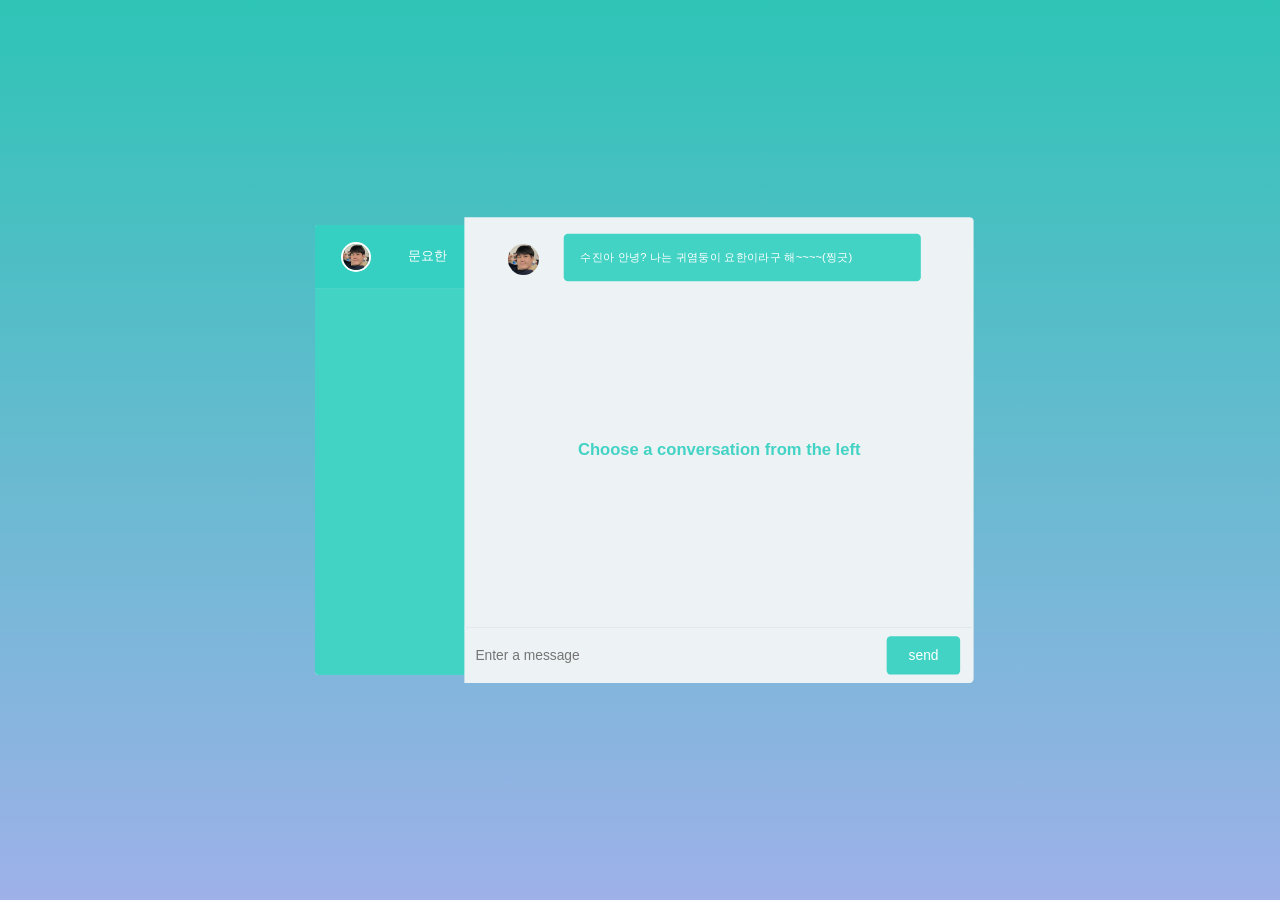
<file: B2A4TEAM/WebContent/chat.html>
<!DOCTYPE html>
<html>
<head>
<meta charset="EUC-KR">
<title>GaeManDa</title>
<style type="text/css">
* {
	margin: 0;
	padding: 0;
	box-sizing: border-box;
	font-family: 'Montserrat', sans-serif;
}

html, body {
	background: linear-gradient(180deg, #2ec4b6, #9eb1e9);
	overflow-x: hidden;
}

.container {
	display: flex;
	justify-content: center;
	align-items: center;
	height: 100vh;
}

.inbox {
	background: #edf2f4;
	width: 650px;
	height: 450px;
	display: flex;
	border-radius: 4px;
}

.inbox aside {
	background: #43d3c5;
	flex: 1 1 auto;
	height: 100%;
	border-top-left-radius: 4px;
	border-bottom-left-radius: 4px;
}

.inbox aside .avatar {
	width: 30px;
	height: 30px;
	border: 2px solid #fff;
	border-radius: 100%;
}

.inbox aside li {
	background: #36d0c2;
	list-style: none;
	color: #fff;
	display: flex;
	justify-content: space-between;
	padding: 0 2em;
	align-items: center;
	height: 5em;
	font-size: 0.8em;
	cursor: pointer;
	border-bottom: 1px solid #4bd5c8;
	border-top-left-radius: 4px;
}

.inbox aside li:hover {
	background: #30ccbe;
}

.inbox main {
	background: #edf2f4;
	height: 100%;
	flex: 1 1 70%;
	border-top-right-radius: 4px;
	border-bottom-right-radius: 4px;
	transform: scale(1.035);
}

.inbox main .message-wrap {
	height: 88%;
	overflow-y: scroll;
}

.inbox main .message {
	background: #43d3c5;
	width: 70%;
	margin: 1em 6em;
	padding: 1em;
	border-radius: 4px;
	opacity: 1;
	transition: opacity ease-in-out 0.45s;
}

.inbox main .message p {
	font-size: 0.68em;
	color: #fff;
	font-weight: 300;
}

.inbox main .message img {
	width: 30px;
	height: 30px;
	border-radius: 100%;
	transform: translateX(-70px) translateY(-20px);
	float: left;
}

.inbox main .message:nth-of-type(even) {
	background: #2fc8ba;
	margin: 1em 1em;
}

.inbox main footer {
	position: fixed;
	bottom: 0;
	height: 12%;
	width: 100%;
	display: flex;
	align-items: center;
	border-top: 1px solid #e0e9ec;
}

.inbox main footer input[type="text"] {
	border: none;
	background: transparent;
	padding: 0.8em;
	outline: none;
	color: #aaa;
	width: 100%;
}

.inbox main footer input[type="submit"] {
	background: #43d3c5;
	color: #fff;
	width: 17%;
	border-radius: 4px;
	padding: 0.8em;
	margin: 0 1em;
	border: none;
	cursor: pointer;
	appearance: none;
}

.inbox main footer form {
	width: 100%;
	display: flex;
	justify-content: space-between;
}

.init {
	display: flex;
	justify-content: center;
	align-items: center;
	flex-flow: column wrap;
	height: 100%;
	position: absolute;
	left: 0;
	right: 0;
	z-index: -1;
	text-align: center;
}

.init i {
	font-size: 5em;
	color: #43d3c5;
}

.init h4 {
	margin: 1em auto;
	color: #43d3c5;
}

.loader {
	opacity: 0;
	display: flex;
	justify-content: center;
	align-items: center;
	flex-flow: column wrap;
	height: 100%;
	position: absolute;
	margin: 0 auto;
	left: 0;
	right: 0;
	z-index: -1;
	text-align: center;
}

.loader p {
	background: #43d3c5;
	width: 20px;
	height: 20px;
	border-radius: 100%;
	animation: loading 2000ms cubic-bezier(0.47, 0, 0.745, 0.715) infinite;
}

.loader p:before {
	content: '';
	background: #43d3c5;
	width: 40px;
	height: 40px;
	opacity: 1;
	display: block;
	transform: translateX(-10px) translateY(-10px);
	border-radius: 100%;
	animation: loading 2000ms cubic-bezier(0.47, 0, 0.745, 0.715) infinite;
	animation-delay: 50ms;
}

.loader h4 {
	margin: 1em auto;
	color: #43d3c5;
}

@
keyframes loading { 0% {
	opacity: 0;
} 50% { opacity : 0.7;}
100% {opacity:0;} }
 
::-webkit-scrollbar {
	width: 0px;
}

::-webkit-scrollbar-track {
	background: transparent;
}

::-webkit-scrollbar-thumb {
	background: rgba(255, 255, 255, 0.1);
}
</style>
</head>
<body>
<html "ng-app" = "swankyChat" class="ng-cloak">
	<div class="container">
		<div class="inbox">
		<aside>
			<ul "ng-controller" = "chatCtrl as chat">
				<div "ng-repeat" = "chat in chats">
					<li "ng-click" = "uid(chat.id)">
					<img class="avatar" src="img/yohan.jpg">
						<p class="username ng-binding">������</p>
					</li>
				</div>
			</ul>
		</aside>
		
		<main "ng-controller" = "chatCtrl as chat">
			<div class="init">
				<i class="fa fa-inbox"></i>
				<h4>Choose a conversation from the left</h4>
			</div>
			<div class="loader">
				<p></p>
				<h4>Loading</h4>
			</div>
		<!-- ���� �ؿ��� ä��â -->
			<div class="message-wrap" ng-repeat = "message in chats" ng-show="value==message.id">
				<div class="message" ng-repeat = "i in message.messages track by $index">
					<p class="ng-binding">������ �ȳ�? ���� �Ϳ����� �����̶� ��~~~~(����)</p>
					<img ng-src="https://imgflip.com/s/meme/Futurama-Leela.jpg" src="img/yohan.jpg">
				</div>
			</div>
			
			<footer>
				<form "ng-submit" ="add()">
					<input type="text" placeholder="Enter a message" "ng-model" = "text">
					<input type="submit" value="send">
				</form>
			</footer>
		</main>
	</div>
</div>
</html>

</body>
</html>
</file>
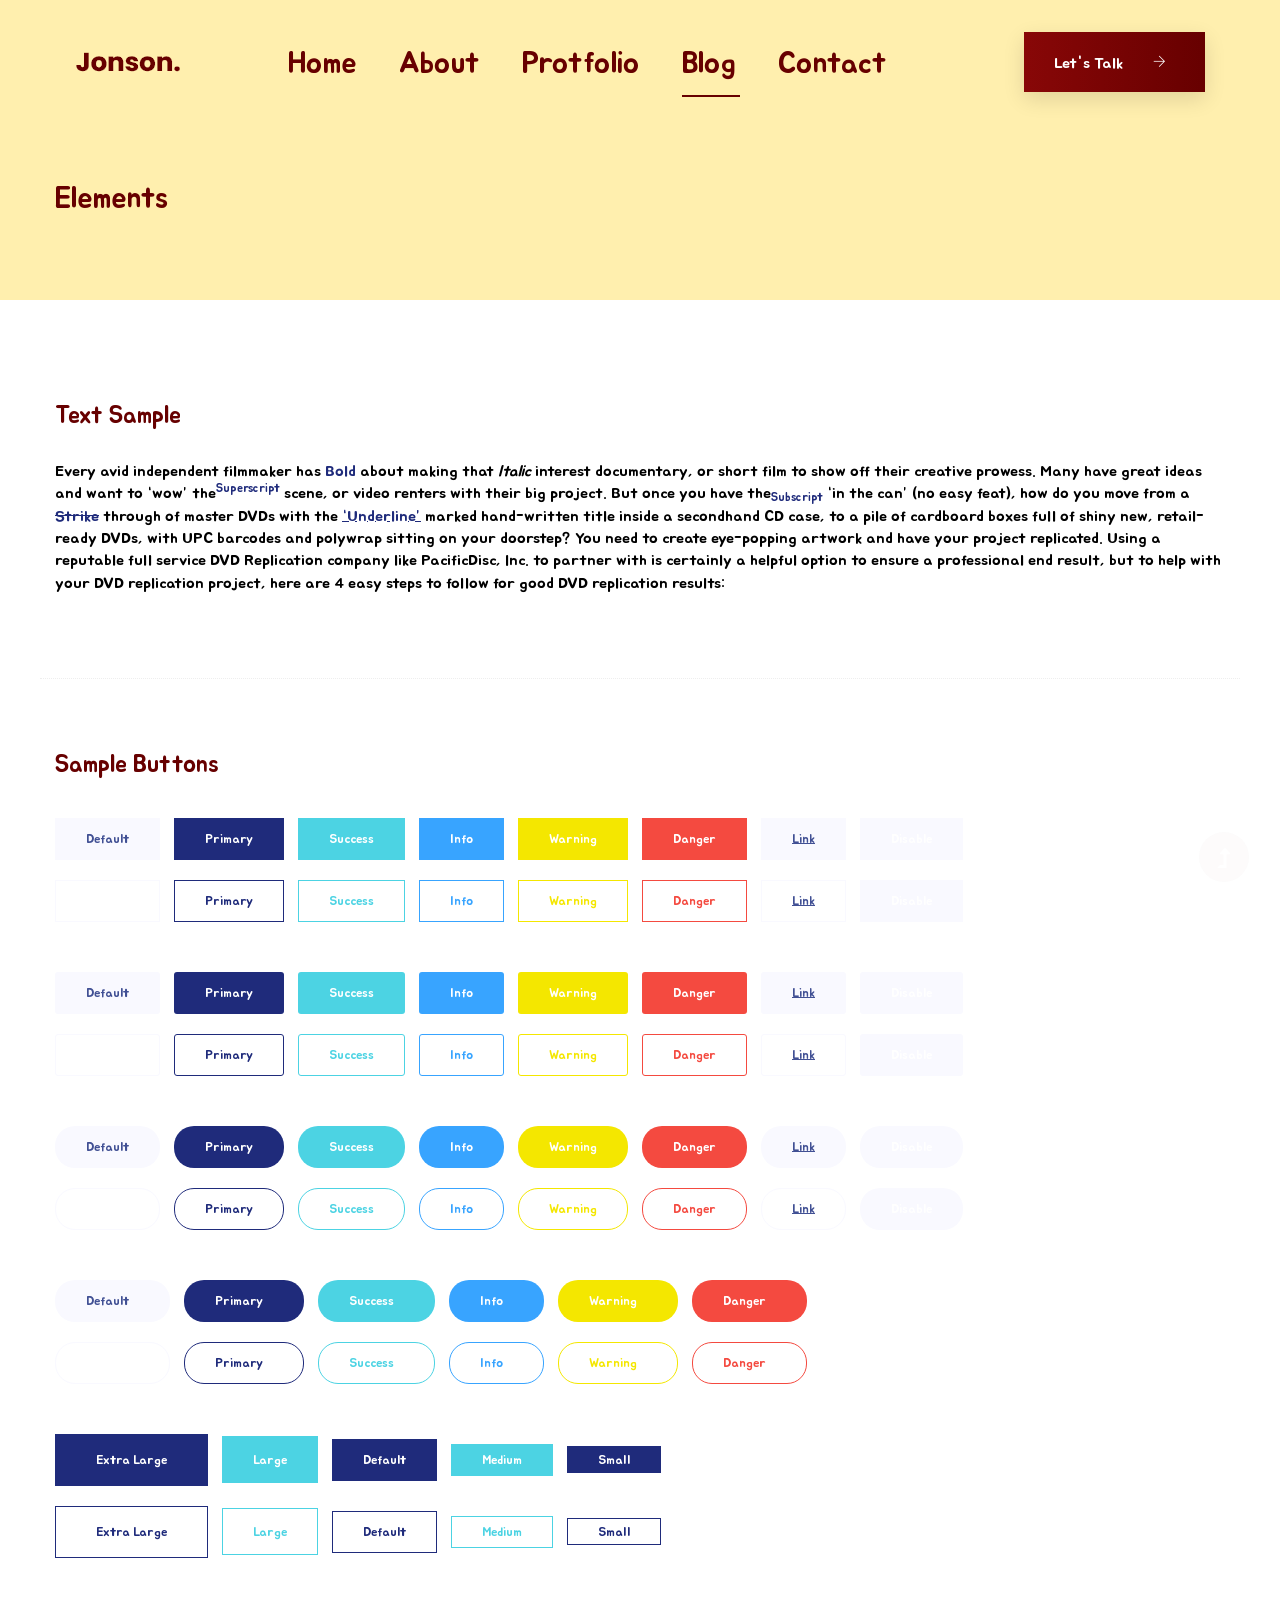
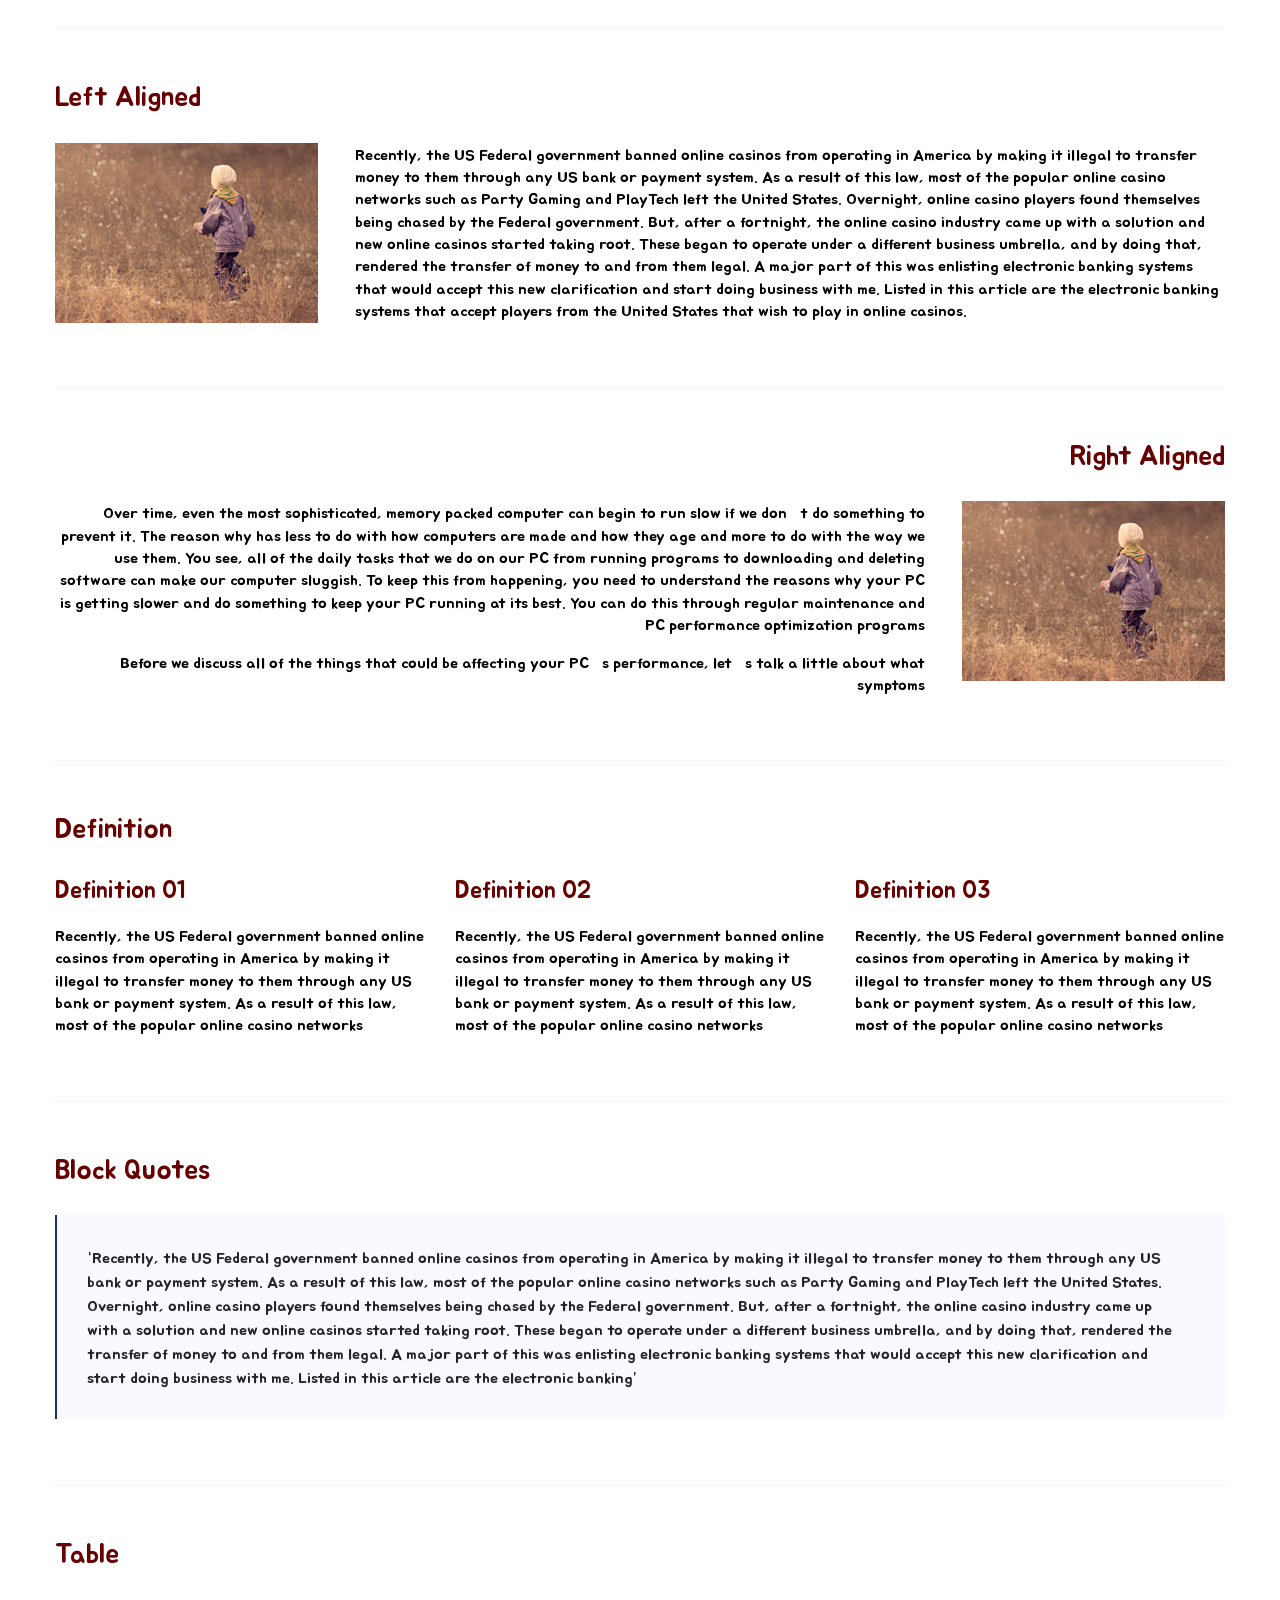
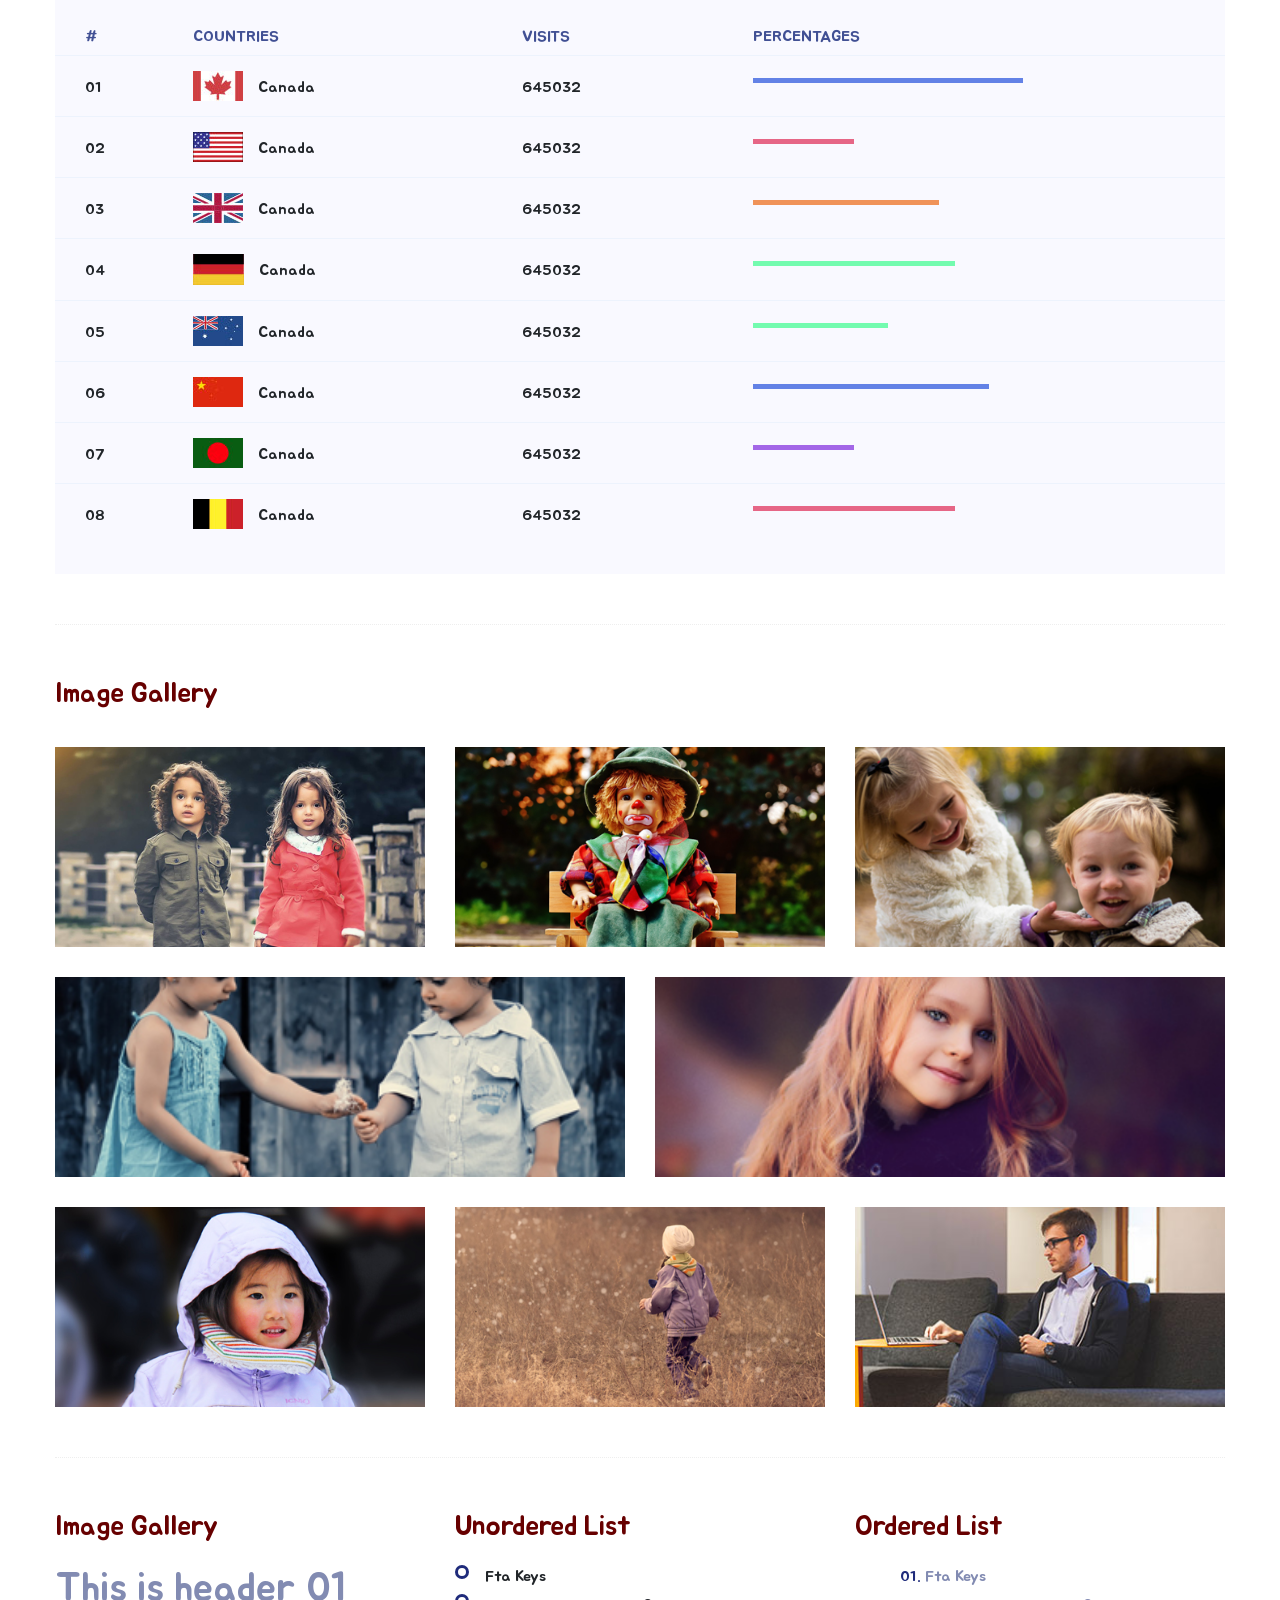
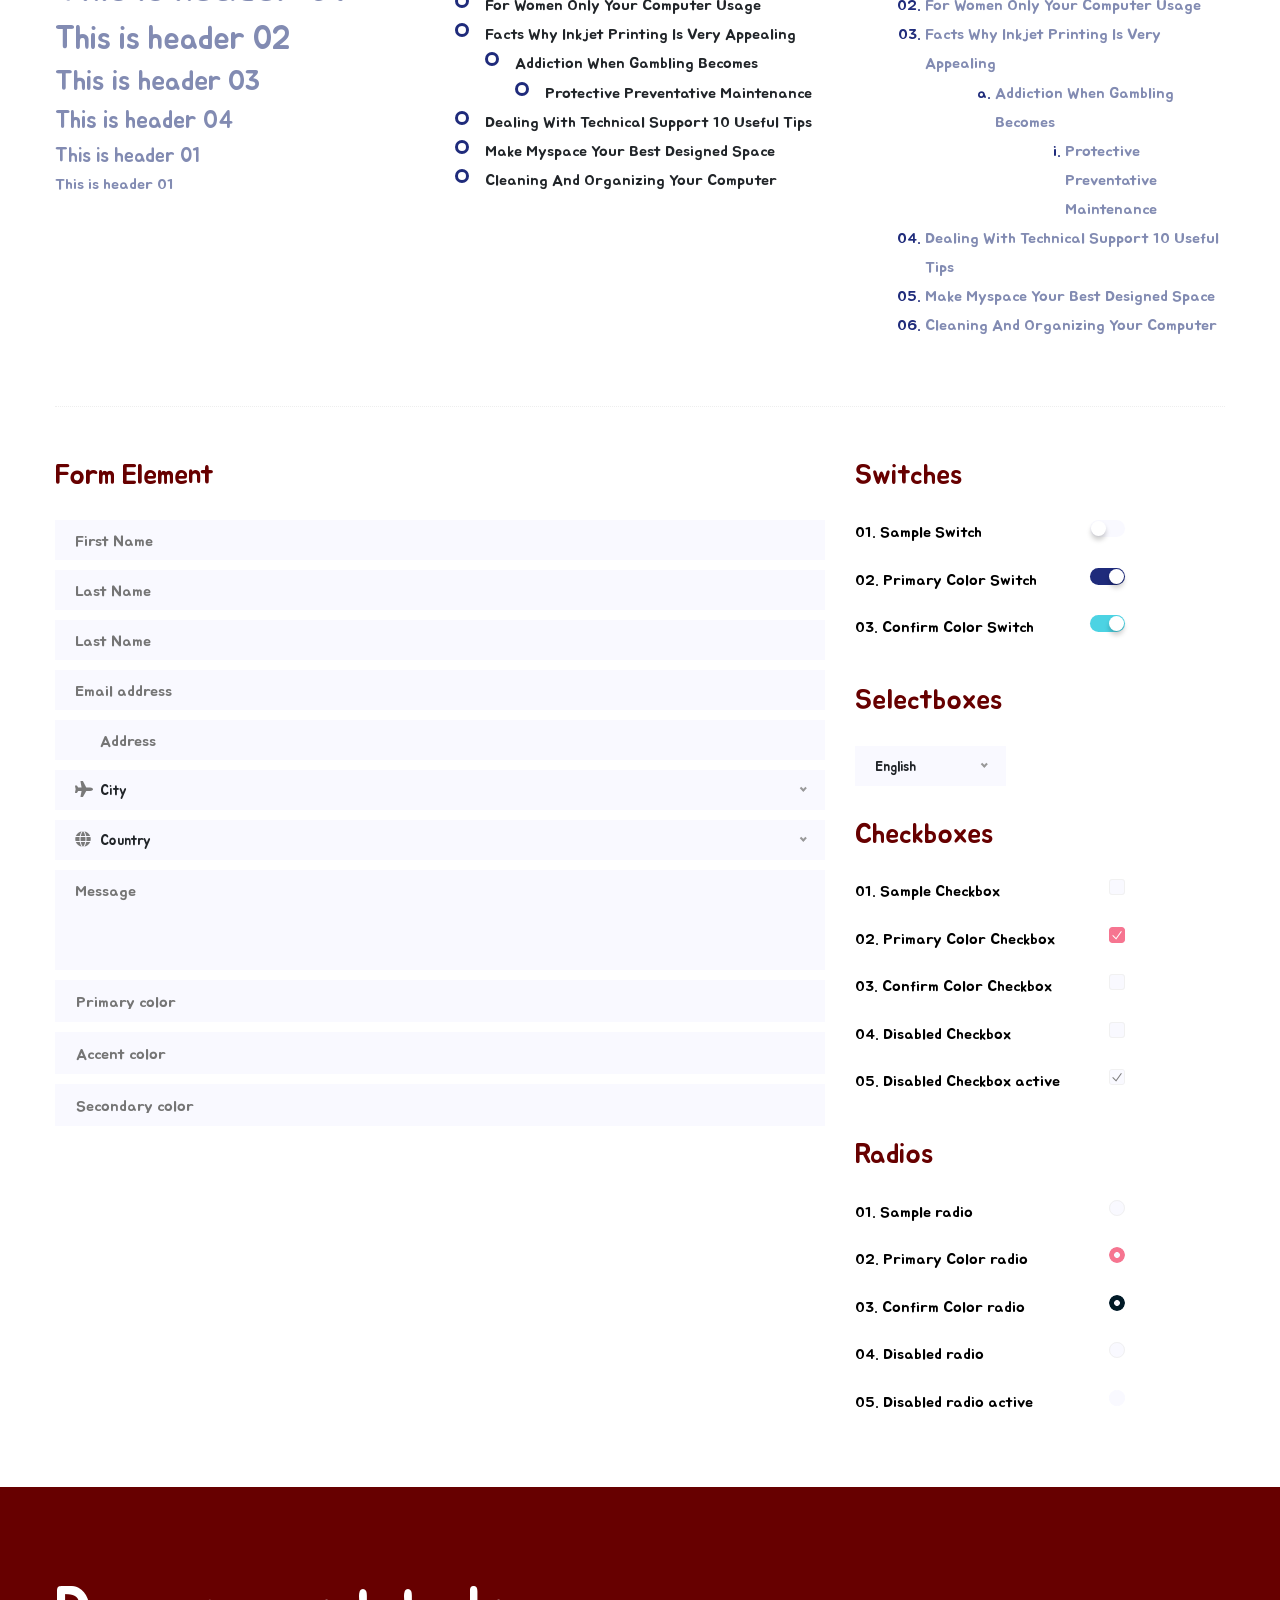
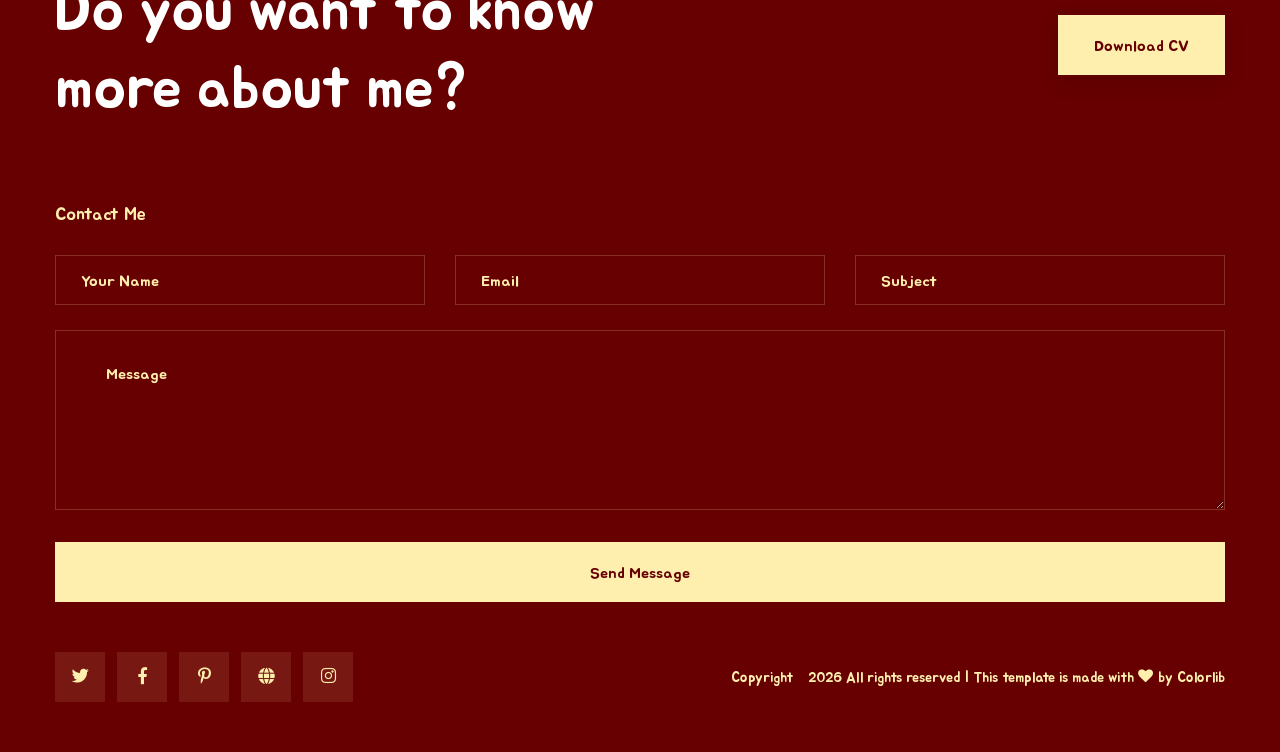
<file: B2A4TEAM/WebContent/elements.html>
<!doctype html>
<html class="no-js" lang="zxx">
<head>
	<meta charset="utf-8">
	<meta http-equiv="x-ua-compatible" content="ie=edge">
	<title> Personal | Teamplate</title>
	<meta name="description" content="">
	<meta name="viewport" content="width=device-width, initial-scale=1">
	<link rel="shortcut icon" type="image/x-icon" href="assets/img/gaelogo.ico">

 	<!-- CSS here -->
	<link rel="stylesheet" href="assets/css/bootstrap.min.css">
	<link rel="stylesheet" href="assets/css/owl.carousel.min.css">
	<link rel="stylesheet" href="assets/css/slicknav.css">
	<link rel="stylesheet" href="assets/css/animate.min.css">
	<link rel="stylesheet" href="assets/css/hamburgers.min.css">
	<link rel="stylesheet" href="assets/css/magnific-popup.css">
	<link rel="stylesheet" href="assets/css/fontawesome-all.min.css">
	<link rel="stylesheet" href="assets/css/themify-icons.css">
	<link rel="stylesheet" href="assets/css/slick.css">
	<link rel="stylesheet" href="assets/css/nice-select.css">
	<link rel="stylesheet" href="assets/css/style.css">
</head>
<body>
    <!-- ? Preloader Start -->
    <div id="preloader-active">
        <div class="preloader d-flex align-items-center justify-content-center">
            <div class="preloader-inner position-relative">
                <div class="preloader-circle"></div>
                <div class="preloader-img pere-text">
                    <img src="assets/img/logo/loder.png" alt="">
                </div>
            </div>
        </div>
    </div>
    <!-- Preloader Start -->
    <header>
        <div class="header-area header-transparent">
            <div class="main-header header-sticky">
                <div class="container-fluid">
                    <div class="menu-wrapper d-flex align-items-center justify-content-between">
                        <!-- Logo -->
                        <div class="logo">
                            <a href="index.html"><img src="assets/img/logo/logo.png" alt=""></a>
                        </div>
                        <!-- Main-menu -->
                        <div class="main-menu f-right d-none d-lg-block">
                            <nav>
                                <ul id="navigation">
                                    <li><a href="index.html">Home</a></li>
                                    <li><a href="about.html">About</a></li>
                                    <li><a href="protfolio.html">Protfolio</a></li>
                                    <li class="active"><a href="blog.html">Blog</a>
                                        <ul class="submenu">
                                            <li><a href="blog.html">Blog</a></li>
                                            <li><a href="blog_details.html">Blog Details</a></li>
                                            <li><a href="elements.html">Elements</a></li>
                                        </ul>
                                    </li>
                                    <li><a href="contact.html">Contact</a></li>
                                </ul>
                            </nav>
                        </div>          
                        <!-- Header-btn -->
                        <div class="header-info-right d-none d-lg-block">
                            <a href="#" class="btn header-btn">Let's Talk <i class="ti-arrow-right"></i></a>
                        </div>
                        <!-- Mobile Menu -->
                        <div class="col-12">
                            <div class="mobile_menu d-block d-lg-none"></div>
                        </div>
                    </div>
                </div>
            </div>
        </div>
        <!-- Header End -->
    </header>
    <main>
        <!--? Hero Area Start-->
        <div class="hero-area2 d-flex align-items-center">
            <div class="container">
                <div class="row ">
                    <div class="col-xl-12">
                        <!-- Hero Caption -->
                        <div class="hero-cap pt-100">
                            <h2>Elements</h2>
                        </div>
                    </div>
                </div>
            </div>
        </div>
        <!--Hero Area End-->
		<!--? Start Sample Area -->
		<section class="sample-text-area">
			<div class="container box_1170">
				<h3 class="text-heading">Text Sample</h3>
				<p class="sample-text">
					Every avid independent filmmaker has <b>Bold</b> about making that <i>Italic</i> interest documentary,
					or short
					film to show off their creative prowess. Many have great ideas and want to “wow”
					the<sup>Superscript</sup> scene,
					or video renters with their big project. But once you have the<sub>Subscript</sub> “in the can” (no easy
					feat), how
					do you move from a <del>Strike</del> through of master DVDs with the <u>“Underline”</u> marked
					hand-written title
					inside a secondhand CD case, to a pile of cardboard boxes full of shiny new, retail-ready DVDs, with UPC
					barcodes
					and polywrap sitting on your doorstep? You need to create eye-popping artwork and have your project
					replicated.
					Using a reputable full service DVD Replication company like PacificDisc, Inc. to partner with is
					certainly a
					helpful option to ensure a professional end result, but to help with your DVD replication project, here
					are 4 easy
					steps to follow for good DVD replication results:
	
				</p>
			</div>
		</section>
		<!-- End Sample Area -->
		<!--? Start Button -->
		<section class="button-area">
			<div class="container box_1170 border-top-generic">
				<h3 class="text-heading">Sample Buttons</h3>
				<div class="button-group-area">
					<a href="#" class="genric-btn default">Default</a>
					<a href="#" class="genric-btn primary">Primary</a>
					<a href="#" class="genric-btn success">Success</a>
					<a href="#" class="genric-btn info">Info</a>
					<a href="#" class="genric-btn warning">Warning</a>
					<a href="#" class="genric-btn danger">Danger</a>
					<a href="#" class="genric-btn link">Link</a>
					<a href="#" class="genric-btn disable">Disable</a>
				</div>
				<div class="button-group-area mt-10">
					<a href="#" class="genric-btn default-border">Default</a>
					<a href="#" class="genric-btn primary-border">Primary</a>
					<a href="#" class="genric-btn success-border">Success</a>
					<a href="#" class="genric-btn info-border">Info</a>
					<a href="#" class="genric-btn warning-border">Warning</a>
					<a href="#" class="genric-btn danger-border">Danger</a>
					<a href="#" class="genric-btn link-border">Link</a>
					<a href="#" class="genric-btn disable">Disable</a>
				</div>
				<div class="button-group-area mt-40">
					<a href="#" class="genric-btn default radius">Default</a>
					<a href="#" class="genric-btn primary radius">Primary</a>
					<a href="#" class="genric-btn success radius">Success</a>
					<a href="#" class="genric-btn info radius">Info</a>
					<a href="#" class="genric-btn warning radius">Warning</a>
					<a href="#" class="genric-btn danger radius">Danger</a>
					<a href="#" class="genric-btn link radius">Link</a>
					<a href="#" class="genric-btn disable radius">Disable</a>
				</div>
				<div class="button-group-area mt-10">
					<a href="#" class="genric-btn default-border radius">Default</a>
					<a href="#" class="genric-btn primary-border radius">Primary</a>
					<a href="#" class="genric-btn success-border radius">Success</a>
					<a href="#" class="genric-btn info-border radius">Info</a>
					<a href="#" class="genric-btn warning-border radius">Warning</a>
					<a href="#" class="genric-btn danger-border radius">Danger</a>
					<a href="#" class="genric-btn link-border radius">Link</a>
					<a href="#" class="genric-btn disable radius">Disable</a>
				</div>
				<div class="button-group-area mt-40">
					<a href="#" class="genric-btn default circle">Default</a>
					<a href="#" class="genric-btn primary circle">Primary</a>
					<a href="#" class="genric-btn success circle">Success</a>
					<a href="#" class="genric-btn info circle">Info</a>
					<a href="#" class="genric-btn warning circle">Warning</a>
					<a href="#" class="genric-btn danger circle">Danger</a>
					<a href="#" class="genric-btn link circle">Link</a>
					<a href="#" class="genric-btn disable circle">Disable</a>
				</div>
				<div class="button-group-area mt-10">
					<a href="#" class="genric-btn default-border circle">Default</a>
					<a href="#" class="genric-btn primary-border circle">Primary</a>
					<a href="#" class="genric-btn success-border circle">Success</a>
					<a href="#" class="genric-btn info-border circle">Info</a>
					<a href="#" class="genric-btn warning-border circle">Warning</a>
					<a href="#" class="genric-btn danger-border circle">Danger</a>
					<a href="#" class="genric-btn link-border circle">Link</a>
					<a href="#" class="genric-btn disable circle">Disable</a>
				</div>
				<div class="button-group-area mt-40">
					<a href="#" class="genric-btn default circle arrow">Default<span class="lnr lnr-arrow-right"></span></a>
					<a href="#" class="genric-btn primary circle arrow">Primary<span class="lnr lnr-arrow-right"></span></a>
					<a href="#" class="genric-btn success circle arrow">Success<span class="lnr lnr-arrow-right"></span></a>
					<a href="#" class="genric-btn info circle arrow">Info<span class="lnr lnr-arrow-right"></span></a>
					<a href="#" class="genric-btn warning circle arrow">Warning<span class="lnr lnr-arrow-right"></span></a>
					<a href="#" class="genric-btn danger circle arrow">Danger<span class="lnr lnr-arrow-right"></span></a>
				</div>
				<div class="button-group-area mt-10">
					<a href="#" class="genric-btn default-border circle arrow">Default<span
							class="lnr lnr-arrow-right"></span></a>
					<a href="#" class="genric-btn primary-border circle arrow">Primary<span
							class="lnr lnr-arrow-right"></span></a>
					<a href="#" class="genric-btn success-border circle arrow">Success<span
							class="lnr lnr-arrow-right"></span></a>
					<a href="#" class="genric-btn info-border circle arrow">Info<span
							class="lnr lnr-arrow-right"></span></a>
					<a href="#" class="genric-btn warning-border circle arrow">Warning<span
							class="lnr lnr-arrow-right"></span></a>
					<a href="#" class="genric-btn danger-border circle arrow">Danger<span
							class="lnr lnr-arrow-right"></span></a>
				</div>
				<div class="button-group-area mt-40">
					<a href="#" class="genric-btn primary e-large">Extra Large</a>
					<a href="#" class="genric-btn success large">Large</a>
					<a href="#" class="genric-btn primary">Default</a>
					<a href="#" class="genric-btn success medium">Medium</a>
					<a href="#" class="genric-btn primary small">Small</a>
				</div>
				<div class="button-group-area mt-10">
					<a href="#" class="genric-btn primary-border e-large">Extra Large</a>
					<a href="#" class="genric-btn success-border large">Large</a>
					<a href="#" class="genric-btn primary-border">Default</a>
					<a href="#" class="genric-btn success-border medium">Medium</a>
					<a href="#" class="genric-btn primary-border small">Small</a>
				</div>
			</div>
		</section>
		<!-- End Button -->
		<!--? Start Align Area -->
		<div class="whole-wrap">
			<div class="container box_1170">
				<div class="section-top-border">
					<h3 class="mb-30">Left Aligned</h3>
					<div class="row">
						<div class="col-md-3">
							<img src="assets/img/elements/d.jpg" alt="" class="img-fluid">
						</div>
						<div class="col-md-9 mt-sm-20">
							<p>Recently, the US Federal government banned online casinos from operating in America by making
								it illegal to
								transfer money to them through any US bank or payment system. As a result of this law, most
								of the popular
								online casino networks such as Party Gaming and PlayTech left the United States. Overnight,
								online casino
								players found themselves being chased by the Federal government. But, after a fortnight, the
								online casino
								industry came up with a solution and new online casinos started taking root. These began to
								operate under a
								different business umbrella, and by doing that, rendered the transfer of money to and from
								them legal. A major
								part of this was enlisting electronic banking systems that would accept this new
								clarification and start doing
								business with me. Listed in this article are the electronic banking systems that accept
								players from the United
								States that wish to play in online casinos.</p>
						</div>
					</div>
				</div>
				<div class="section-top-border text-right">
					<h3 class="mb-30">Right Aligned</h3>
					<div class="row">
						<div class="col-md-9">
							<p class="text-right">Over time, even the most sophisticated, memory packed computer can begin
								to run slow if we
								don’t do something to prevent it. The reason why has less to do with how computers are made
								and how they age and
								more to do with the way we use them. You see, all of the daily tasks that we do on our PC
								from running programs
								to downloading and deleting software can make our computer sluggish. To keep this from
								happening, you need to
								understand the reasons why your PC is getting slower and do something to keep your PC
								running at its best. You
								can do this through regular maintenance and PC performance optimization programs</p>
							<p class="text-right">Before we discuss all of the things that could be affecting your PC’s
								performance, let’s
								talk a little about what symptoms</p>
						</div>
						<div class="col-md-3">
							<img src="assets/img/elements/d.jpg" alt="" class="img-fluid">
						</div>
					</div>
				</div>
				<div class="section-top-border">
					<h3 class="mb-30">Definition</h3>
					<div class="row">
						<div class="col-md-4">
							<div class="single-defination">
								<h4 class="mb-20">Definition 01</h4>
								<p>Recently, the US Federal government banned online casinos from operating in America by
									making it illegal to
									transfer money to them through any US bank or payment system. As a result of this law,
									most of the popular
									online casino networks</p>
							</div>
						</div>
						<div class="col-md-4">
							<div class="single-defination">
								<h4 class="mb-20">Definition 02</h4>
								<p>Recently, the US Federal government banned online casinos from operating in America by
									making it illegal to
									transfer money to them through any US bank or payment system. As a result of this law,
									most of the popular
									online casino networks</p>
							</div>
						</div>
						<div class="col-md-4">
							<div class="single-defination">
								<h4 class="mb-20">Definition 03</h4>
								<p>Recently, the US Federal government banned online casinos from operating in America by
									making it illegal to
									transfer money to them through any US bank or payment system. As a result of this law,
									most of the popular
									online casino networks</p>
							</div>
						</div>
					</div>
				</div>
				<div class="section-top-border">
					<h3 class="mb-30">Block Quotes</h3>
					<div class="row">
						<div class="col-lg-12">
							<blockquote class="generic-blockquote">
								“Recently, the US Federal government banned online casinos from operating in America by
								making it illegal to
								transfer money to them through any US bank or payment system. As a result of this law, most
								of the popular
								online casino networks such as Party Gaming and PlayTech left the United States. Overnight,
								online casino
								players found themselves being chased by the Federal government. But, after a fortnight, the
								online casino
								industry came up with a solution and new online casinos started taking root. These began to
								operate under a
								different business umbrella, and by doing that, rendered the transfer of money to and from
								them legal. A major
								part of this was enlisting electronic banking systems that would accept this new
								clarification and start doing
								business with me. Listed in this article are the electronic banking”
							</blockquote>
						</div>
					</div>
				</div>
				<div class="section-top-border">
					<h3 class="mb-30">Table</h3>
					<div class="progress-table-wrap">
						<div class="progress-table">
							<div class="table-head">
								<div class="serial">#</div>
								<div class="country">Countries</div>
								<div class="visit">Visits</div>
								<div class="percentage">Percentages</div>
							</div>
							<div class="table-row">
								<div class="serial">01</div>
								<div class="country"> <img src="assets/img/elements/f1.jpg" alt="flag">Canada</div>
								<div class="visit">645032</div>
								<div class="percentage">
									<div class="progress">
										<div class="progress-bar color-1" role="progressbar" style="width: 80%"
											aria-valuenow="80" aria-valuemin="0" aria-valuemax="100"></div>
									</div>
								</div>
							</div>
							<div class="table-row">
								<div class="serial">02</div>
								<div class="country"> <img src="assets/img/elements/f2.jpg" alt="flag">Canada</div>
								<div class="visit">645032</div>
								<div class="percentage">
									<div class="progress">
										<div class="progress-bar color-2" role="progressbar" style="width: 30%"
											aria-valuenow="30" aria-valuemin="0" aria-valuemax="100"></div>
									</div>
								</div>
							</div>
							<div class="table-row">
								<div class="serial">03</div>
								<div class="country"> <img src="assets/img/elements/f3.jpg" alt="flag">Canada</div>
								<div class="visit">645032</div>
								<div class="percentage">
									<div class="progress">
										<div class="progress-bar color-3" role="progressbar" style="width: 55%"
											aria-valuenow="55" aria-valuemin="0" aria-valuemax="100"></div>
									</div>
								</div>
							</div>
							<div class="table-row">
								<div class="serial">04</div>
								<div class="country"> <img src="assets/img/elements/f4.jpg" alt="flag">Canada</div>
								<div class="visit">645032</div>
								<div class="percentage">
									<div class="progress">
										<div class="progress-bar color-4" role="progressbar" style="width: 60%"
											aria-valuenow="60" aria-valuemin="0" aria-valuemax="100"></div>
									</div>
								</div>
							</div>
							<div class="table-row">
								<div class="serial">05</div>
								<div class="country"> <img src="assets/img/elements/f5.jpg" alt="flag">Canada</div>
								<div class="visit">645032</div>
								<div class="percentage">
									<div class="progress">
										<div class="progress-bar color-5" role="progressbar" style="width: 40%"
											aria-valuenow="40" aria-valuemin="0" aria-valuemax="100"></div>
									</div>
								</div>
							</div>
							<div class="table-row">
								<div class="serial">06</div>
								<div class="country"> <img src="assets/img/elements/f6.jpg" alt="flag">Canada</div>
								<div class="visit">645032</div>
								<div class="percentage">
									<div class="progress">
										<div class="progress-bar color-6" role="progressbar" style="width: 70%"
											aria-valuenow="70" aria-valuemin="0" aria-valuemax="100"></div>
									</div>
								</div>
							</div>
							<div class="table-row">
								<div class="serial">07</div>
								<div class="country"> <img src="assets/img/elements/f7.jpg" alt="flag">Canada</div>
								<div class="visit">645032</div>
								<div class="percentage">
									<div class="progress">
										<div class="progress-bar color-7" role="progressbar" style="width: 30%"
											aria-valuenow="30" aria-valuemin="0" aria-valuemax="100"></div>
									</div>
								</div>
							</div>
							<div class="table-row">
								<div class="serial">08</div>
								<div class="country"> <img src="assets/img/elements/f8.jpg" alt="flag">Canada</div>
								<div class="visit">645032</div>
								<div class="percentage">
									<div class="progress">
										<div class="progress-bar color-8" role="progressbar" style="width: 60%"
											aria-valuenow="60" aria-valuemin="0" aria-valuemax="100"></div>
									</div>
								</div>
							</div>
						</div>
					</div>
				</div>
				<div class="section-top-border">
					<h3>Image Gallery</h3>
					<div class="row gallery-item">
						<div class="col-md-4">
							<a href="assets/img/elements/g1.jpg" class="img-pop-up">
								<div class="single-gallery-image" style="background: url(assets/img/elements/g1.jpg);"></div>
							</a>
						</div>
						<div class="col-md-4">
							<a href="assets/img/elements/g2.jpg" class="img-pop-up">
								<div class="single-gallery-image" style="background: url(assets/img/elements/g2.jpg);"></div>
							</a>
						</div>
						<div class="col-md-4">
							<a href="assets/img/elements/g3.jpg" class="img-pop-up">
								<div class="single-gallery-image" style="background: url(assets/img/elements/g3.jpg);"></div>
							</a>
						</div>
						<div class="col-md-6">
							<a href="assets/img/elements/g4.jpg" class="img-pop-up">
								<div class="single-gallery-image" style="background: url(assets/img/elements/g4.jpg);"></div>
							</a>
						</div>
						<div class="col-md-6">
							<a href="assets/img/elements/g5.jpg" class="img-pop-up">
								<div class="single-gallery-image" style="background: url(assets/img/elements/g5.jpg);"></div>
							</a>
						</div>
						<div class="col-md-4">
							<a href="assets/img/elements/g6.jpg" class="img-pop-up">
								<div class="single-gallery-image" style="background: url(assets/img/elements/g6.jpg);"></div>
							</a>
						</div>
						<div class="col-md-4">
							<a href="assets/img/elements/g7.jpg" class="img-pop-up">
								<div class="single-gallery-image" style="background: url(assets/img/elements/g7.jpg);"></div>
							</a>
						</div>
						<div class="col-md-4">
							<a href="assets/img/elements/g8.jpg" class="img-pop-up">
								<div class="single-gallery-image" style="background: url(assets/img/elements/g8.jpg);"></div>
							</a>
						</div>
					</div>
				</div>
				<div class="section-top-border">
					<div class="row">
						<div class="col-md-4">
							<h3 class="mb-20">Image Gallery</h3>
							<div class="typography">
								<h1>This is header 01</h1>
								<h2>This is header 02</h2>
								<h3>This is header 03</h3>
								<h4>This is header 04</h4>
								<h5>This is header 01</h5>
								<h6>This is header 01</h6>
							</div>
						</div>
						<div class="col-md-4 mt-sm-30">
							<h3 class="mb-20">Unordered List</h3>
							<div class="">
								<ul class="unordered-list">
									<li>Fta Keys</li>
									<li>For Women Only Your Computer Usage</li>
									<li>Facts Why Inkjet Printing Is Very Appealing
										<ul>
											<li>Addiction When Gambling Becomes
												<ul>
													<li>Protective Preventative Maintenance</li>
												</ul>
											</li>
										</ul>
									</li>
									<li>Dealing With Technical Support 10 Useful Tips</li>
									<li>Make Myspace Your Best Designed Space</li>
									<li>Cleaning And Organizing Your Computer</li>
								</ul>
							</div>
						</div>
						<div class="col-md-4 mt-sm-30">
							<h3 class="mb-20">Ordered List</h3>
							<div class="">
								<ol class="ordered-list">
									<li><span>Fta Keys</span></li>
									<li><span>For Women Only Your Computer Usage</span></li>
									<li><span>Facts Why Inkjet Printing Is Very Appealing</span>
										<ol class="ordered-list-alpha">
											<li><span>Addiction When Gambling Becomes</span>
												<ol class="ordered-list-roman">
													<li><span>Protective Preventative Maintenance</span></li>
												</ol>
											</li>
										</ol>
									</li>
									<li><span>Dealing With Technical Support 10 Useful Tips</span></li>
									<li><span>Make Myspace Your Best Designed Space</span></li>
									<li><span>Cleaning And Organizing Your Computer</span></li>
								</ol>
							</div>
						</div>
					</div>
				</div>
				<div class="section-top-border">
					<div class="row">
						<div class="col-lg-8 col-md-8">
							<h3 class="mb-30">Form Element</h3>
							<form action="#">
								<div class="mt-10">
									<input type="text" name="first_name" placeholder="First Name"
										onfocus="this.placeholder = ''" onblur="this.placeholder = 'First Name'" required
										class="single-input">
								</div>
								<div class="mt-10">
									<input type="text" name="last_name" placeholder="Last Name"
										onfocus="this.placeholder = ''" onblur="this.placeholder = 'Last Name'" required
										class="single-input">
								</div>
								<div class="mt-10">
									<input type="text" name="last_name" placeholder="Last Name"
										onfocus="this.placeholder = ''" onblur="this.placeholder = 'Last Name'" required
										class="single-input">
								</div>
								<div class="mt-10">
									<input type="email" name="EMAIL" placeholder="Email address"
										onfocus="this.placeholder = ''" onblur="this.placeholder = 'Email address'" required
										class="single-input">
								</div>
								<div class="input-group-icon mt-10">
									<div class="icon"><i class="fa fa-thumb-tack" aria-hidden="true"></i></div>
									<input type="text" name="address" placeholder="Address" onfocus="this.placeholder = ''"
										onblur="this.placeholder = 'Address'" required class="single-input">
								</div>
								<div class="input-group-icon mt-10">
									<div class="icon"><i class="fa fa-plane" aria-hidden="true"></i></div>
									<div class="form-select" id="default-select"">
												<select>
													<option value=" 1">City</option>
										<option value="1">Dhaka</option>
										<option value="1">Dilli</option>
										<option value="1">Newyork</option>
										<option value="1">Islamabad</option>
										</select>
									</div>
								</div>
								<div class="input-group-icon mt-10">
									<div class="icon"><i class="fa fa-globe" aria-hidden="true"></i></div>
									<div class="form-select" id="default-select"">
												<select>
													<option value=" 1">Country</option>
										<option value="1">Bangladesh</option>
										<option value="1">India</option>
										<option value="1">England</option>
										<option value="1">Srilanka</option>
										</select>
									</div>
								</div>
	
								<div class="mt-10">
									<textarea class="single-textarea" placeholder="Message" onfocus="this.placeholder = ''"
										onblur="this.placeholder = 'Message'" required></textarea>
								</div>
								<div class="mt-10">
									<input type="text" name="first_name" placeholder="Primary color"
										onfocus="this.placeholder = ''" onblur="this.placeholder = 'Primary color'" required
										class="single-input-primary">
								</div>
								<div class="mt-10">
									<input type="text" name="first_name" placeholder="Accent color"
										onfocus="this.placeholder = ''" onblur="this.placeholder = 'Accent color'" required
										class="single-input-accent">
								</div>
								<div class="mt-10">
									<input type="text" name="first_name" placeholder="Secondary color"
										onfocus="this.placeholder = ''" onblur="this.placeholder = 'Secondary color'"
										required class="single-input-secondary">
								</div>
							</form>
						</div>
						<div class="col-lg-3 col-md-4 mt-sm-30">
							<div class="single-element-widget">
								<h3 class="mb-30">Switches</h3>
								<div class="switch-wrap d-flex justify-content-between">
									<p>01. Sample Switch</p>
									<div class="primary-switch">
										<input type="checkbox" id="default-switch">
										<label for="default-switch"></label>
									</div>
								</div>
								<div class="switch-wrap d-flex justify-content-between">
									<p>02. Primary Color Switch</p>
									<div class="primary-switch">
										<input type="checkbox" id="primary-switch" checked>
										<label for="primary-switch"></label>
									</div>
								</div>
								<div class="switch-wrap d-flex justify-content-between">
									<p>03. Confirm Color Switch</p>
									<div class="confirm-switch">
										<input type="checkbox" id="confirm-switch" checked>
										<label for="confirm-switch"></label>
									</div>
								</div>
							</div>
							<div class="single-element-widget mt-30">
								<h3 class="mb-30">Selectboxes</h3>
								<div class="default-select" id="default-select"">
											<select>
												<option value=" 1">English</option>
									<option value="1">Spanish</option>
									<option value="1">Arabic</option>
									<option value="1">Portuguise</option>
									<option value="1">Bengali</option>
									</select>
								</div>
							</div>
							<div class="single-element-widget mt-30">
								<h3 class="mb-30">Checkboxes</h3>
								<div class="switch-wrap d-flex justify-content-between">
									<p>01. Sample Checkbox</p>
									<div class="primary-checkbox">
										<input type="checkbox" id="default-checkbox">
										<label for="default-checkbox"></label>
									</div>
								</div>
								<div class="switch-wrap d-flex justify-content-between">
									<p>02. Primary Color Checkbox</p>
									<div class="primary-checkbox">
										<input type="checkbox" id="primary-checkbox" checked>
										<label for="primary-checkbox"></label>
									</div>
								</div>
								<div class="switch-wrap d-flex justify-content-between">
									<p>03. Confirm Color Checkbox</p>
									<div class="confirm-checkbox">
										<input type="checkbox" id="confirm-checkbox">
										<label for="confirm-checkbox"></label>
									</div>
								</div>
								<div class="switch-wrap d-flex justify-content-between">
									<p>04. Disabled Checkbox</p>
									<div class="disabled-checkbox">
										<input type="checkbox" id="disabled-checkbox" disabled>
										<label for="disabled-checkbox"></label>
									</div>
								</div>
								<div class="switch-wrap d-flex justify-content-between">
									<p>05. Disabled Checkbox active</p>
									<div class="disabled-checkbox">
										<input type="checkbox" id="disabled-checkbox-active" checked disabled>
										<label for="disabled-checkbox-active"></label>
									</div>
								</div>
							</div>
							<div class="single-element-widget mt-30">
								<h3 class="mb-30">Radios</h3>
								<div class="switch-wrap d-flex justify-content-between">
									<p>01. Sample radio</p>
									<div class="primary-radio">
										<input type="checkbox" id="default-radio">
										<label for="default-radio"></label>
									</div>
								</div>
								<div class="switch-wrap d-flex justify-content-between">
									<p>02. Primary Color radio</p>
									<div class="primary-radio">
										<input type="checkbox" id="primary-radio" checked>
										<label for="primary-radio"></label>
									</div>
								</div>
								<div class="switch-wrap d-flex justify-content-between">
									<p>03. Confirm Color radio</p>
									<div class="confirm-radio">
										<input type="checkbox" id="confirm-radio" checked>
										<label for="confirm-radio"></label>
									</div>
								</div>
								<div class="switch-wrap d-flex justify-content-between">
									<p>04. Disabled radio</p>
									<div class="disabled-radio">
										<input type="checkbox" id="disabled-radio" disabled>
										<label for="disabled-radio"></label>
									</div>
								</div>
								<div class="switch-wrap d-flex justify-content-between">
									<p>05. Disabled radio active</p>
									<div class="disabled-radio">
										<input type="checkbox" id="disabled-radio-active" checked disabled>
										<label for="disabled-radio-active"></label>
									</div>
								</div>
							</div>
						</div>
					</div>
				</div>
			</div>
		</div>
		<!-- End Align Area -->
	</main>
    <footer>
        <div class="footer-wrappr">
            <div class="footer-top">
                <!-- Want To work -->
                <section class="wantToWork-area ">
                    <div class="container">
                        <div class="wants-wrapper w-padding2">
                            <div class="row align-items-center justify-content-between">
                                <div class="col-xl-7 col-lg-9 col-md-8">
                                    <div class="wantToWork-caption wantToWork-caption2">
                                        <h2>Do you want to know more about me?</h2>
                                    </div>
                                </div>
                                <div class="col-xl-2 col-lg-3 col-md-4">
                                    <a href="#" class="btn white-btn f-right sm-left">Download CV</a>
                                </div>
                            </div>
                        </div>
                    </div>
                </section>
                <!-- Want To work End -->
                <div class="container">
                    <div class="row">
                        <div class="col-lg-12">
                            <!-- contact-form -->
                            <div class="form-wrapper">
                                <div class="row ">
                                    <div class="col-xl-12">
                                        <div class="small-tittle mb-30">
                                            <h4>Contact Me</h4>
                                        </div>
                                    </div>
                                </div>
                                <form id="contact-form" action="#" method="POST">
                                    <div class="row">
                                        <div class="col-lg-4 col-md-6">
                                            <div class="form-box user-icon mb-25">
                                                <input type="text" name="name" placeholder="Your name">
                                            </div>
                                        </div>
                                        <div class="col-lg-4 col-md-6">
                                            <div class="form-box email-icon mb-25">
                                                <input type="text" name="email" placeholder="Email">
                                            </div>
                                        </div>
                                        <div class="col-lg-4 col-md-6">
                                            <div class="form-box email-icon mb-25">
                                                <input type="text" name="email" placeholder="Subject">
                                            </div>
                                        </div>
                                        <div class="col-lg-12">
                                            <div class="form-box message-icon mb-25">
                                                <textarea name="message" id="message" placeholder="Message"></textarea>
                                            </div>
                                            <div class="submit-info">
                                                <button class="submit-btn2" type="submit">Send Message</button>
                                            </div>
                                        </div>
                                    </div>
                                </form> 
                            </div>
                        </div>
                    </div>
                </div>
            </div>
            <!-- footer-bottom area -->
            <div class="footer-bottom-area">
                <div class="container">
                    <div class="footer-border">
                        <div class="row align-items-center">
                            <div class="col-xl-4 col-lg-4">
                                <div class="footer-social">
                                    <a href="#"><i class="fab fa-twitter"></i></a>
                                    <a href="https://bit.ly/sai4ull"><i class="fab fa-facebook-f"></i></a>
                                    <a href="#"><i class="fab fa-pinterest-p"></i></a>
                                    <a href="#"><i class="fas fa-globe"></i></a>
                                    <a href="#"><i class="fab fa-instagram"></i></a>
                                </div>
                            </div>
                            <div class="col-xl-8 col-lg-8">
                                <div class="footer-copy-right f-right">
                                    <p><!-- Link back to Colorlib can't be removed. Template is licensed under CC BY 3.0. -->
  Copyright &copy;<script>document.write(new Date().getFullYear());</script> All rights reserved | This template is made with <i class="fa fa-heart" aria-hidden="true"></i> by <a href="https://colorlib.com" target="_blank">Colorlib</a>
  <!-- Link back to Colorlib can't be removed. Template is licensed under CC BY 3.0. --></p>
                                </div>
                            </div>
                        </div>
                    </div>
                </div>
            </div>
        </div>
    </footer>
    <!-- Scroll Up -->
    <div id="back-top" >
        <a title="Go to Top" href="#"> <i class="fas fa-level-up-alt"></i></a>
	</div>

	<!-- JS here -->

	<script src="./assets/js/vendor/modernizr-3.5.0.min.js"></script>
	<!-- Jquery, Popper, Bootstrap -->
	<script src="./assets/js/vendor/jquery-1.12.4.min.js"></script>
	<script src="./assets/js/popper.min.js"></script>
	<script src="./assets/js/bootstrap.min.js"></script>
	<!-- Jquery Mobile Menu -->
	<script src="./assets/js/jquery.slicknav.min.js"></script>

	<!-- Jquery Slick , Owl-Carousel Plugins -->
	<script src="./assets/js/owl.carousel.min.js"></script>
	<script src="./assets/js/slick.min.js"></script>
	<!-- One Page, Animated-HeadLin -->
	<script src="./assets/js/wow.min.js"></script>
	<script src="./assets/js/animated.headline.js"></script>
	<script src="./assets/js/jquery.magnific-popup.js"></script>

	<!-- Date Picker -->
	<script src="./assets/js/gijgo.min.js"></script>
	<!-- Nice-select, sticky -->
	<script src="./assets/js/jquery.nice-select.min.js"></script>
	<script src="./assets/js/jquery.sticky.js"></script>
	
	<!-- counter , waypoint,Hover Direction -->
	<script src="./assets/js/jquery.counterup.min.js"></script>
	<script src="./assets/js/waypoints.min.js"></script>
	<script src="./assets/js/jquery.countdown.min.js"></script>
	<script src="./assets/js/hover-direction-snake.min.js"></script>

	<!-- contact js -->
	<script src="./assets/js/contact.js"></script>
	<script src="./assets/js/jquery.form.js"></script>
	<script src="./assets/js/jquery.validate.min.js"></script>
	<script src="./assets/js/mail-script.js"></script>
	<script src="./assets/js/jquery.ajaxchimp.min.js"></script>
	
	<!-- Jquery Plugins, main Jquery -->	
	<script src="./assets/js/plugins.js"></script>
	<script src="./assets/js/main.js"></script>


     
	</body>
</html>
</file>
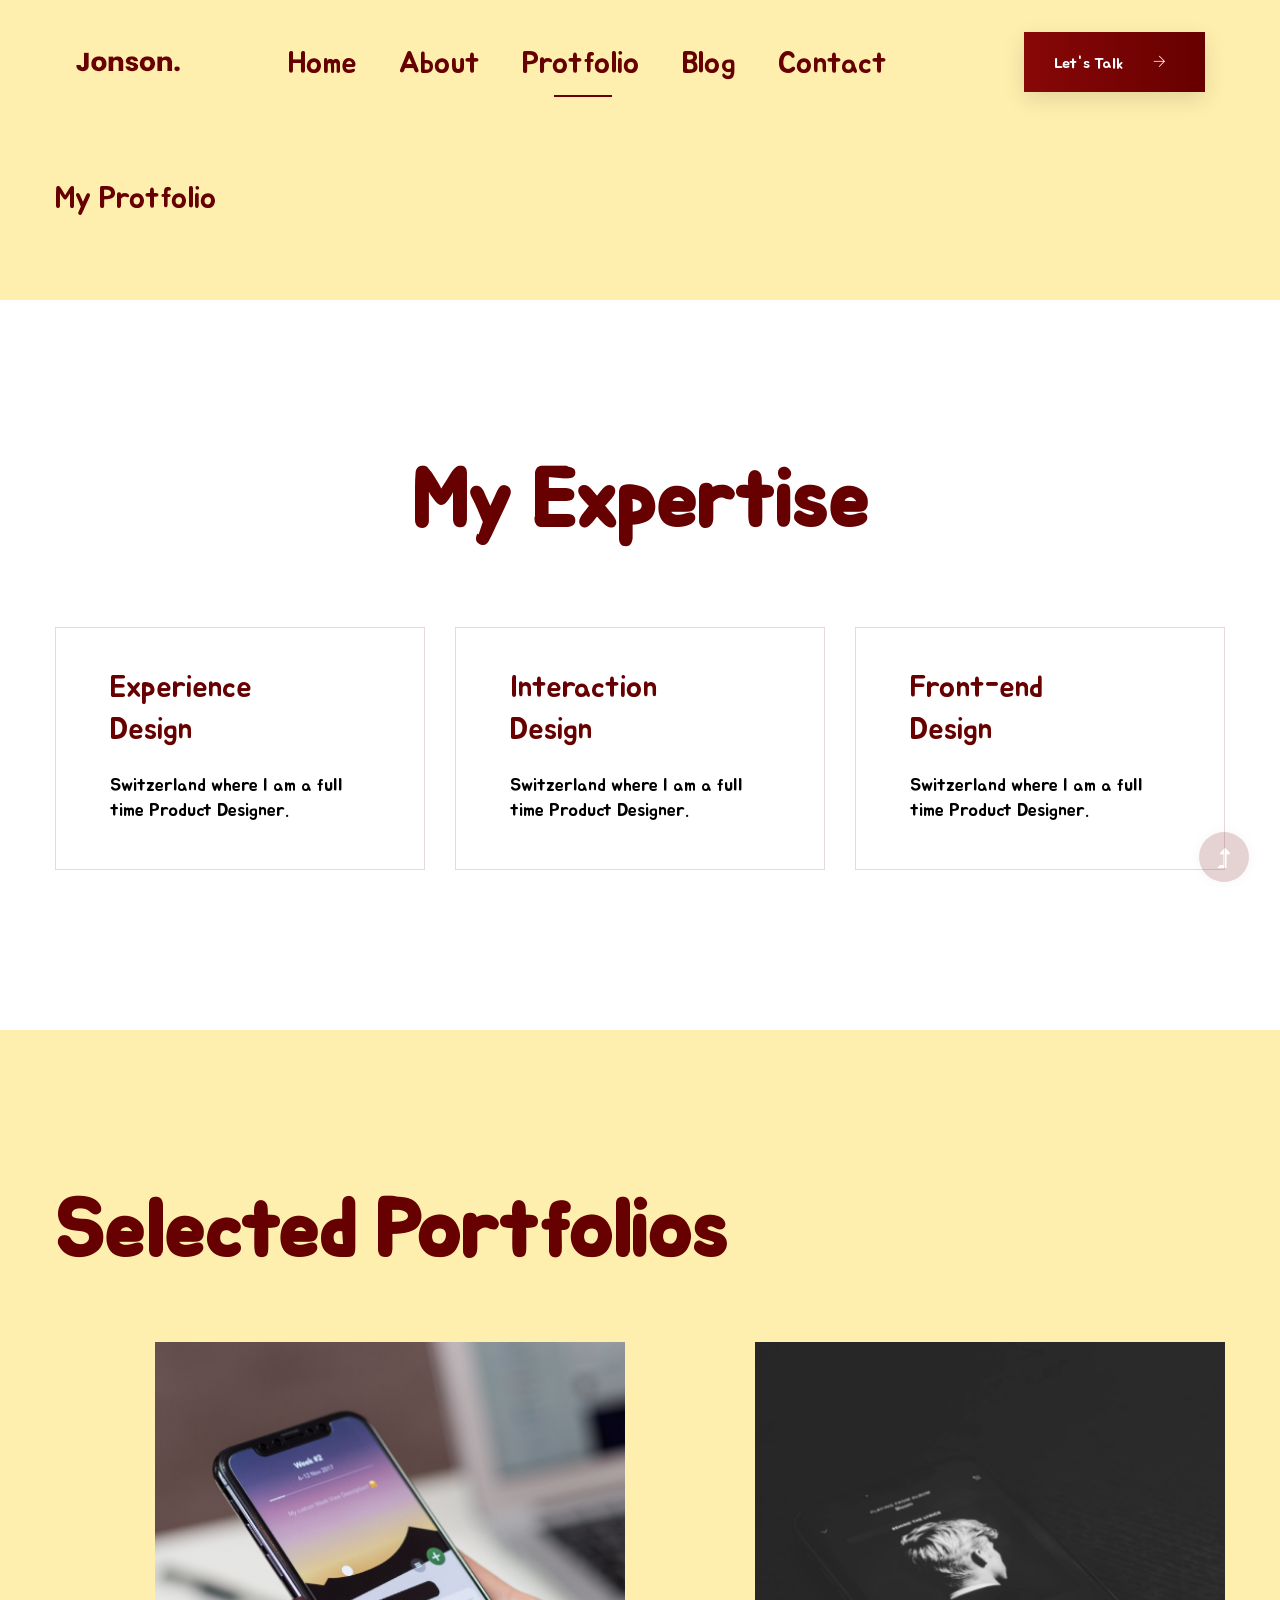
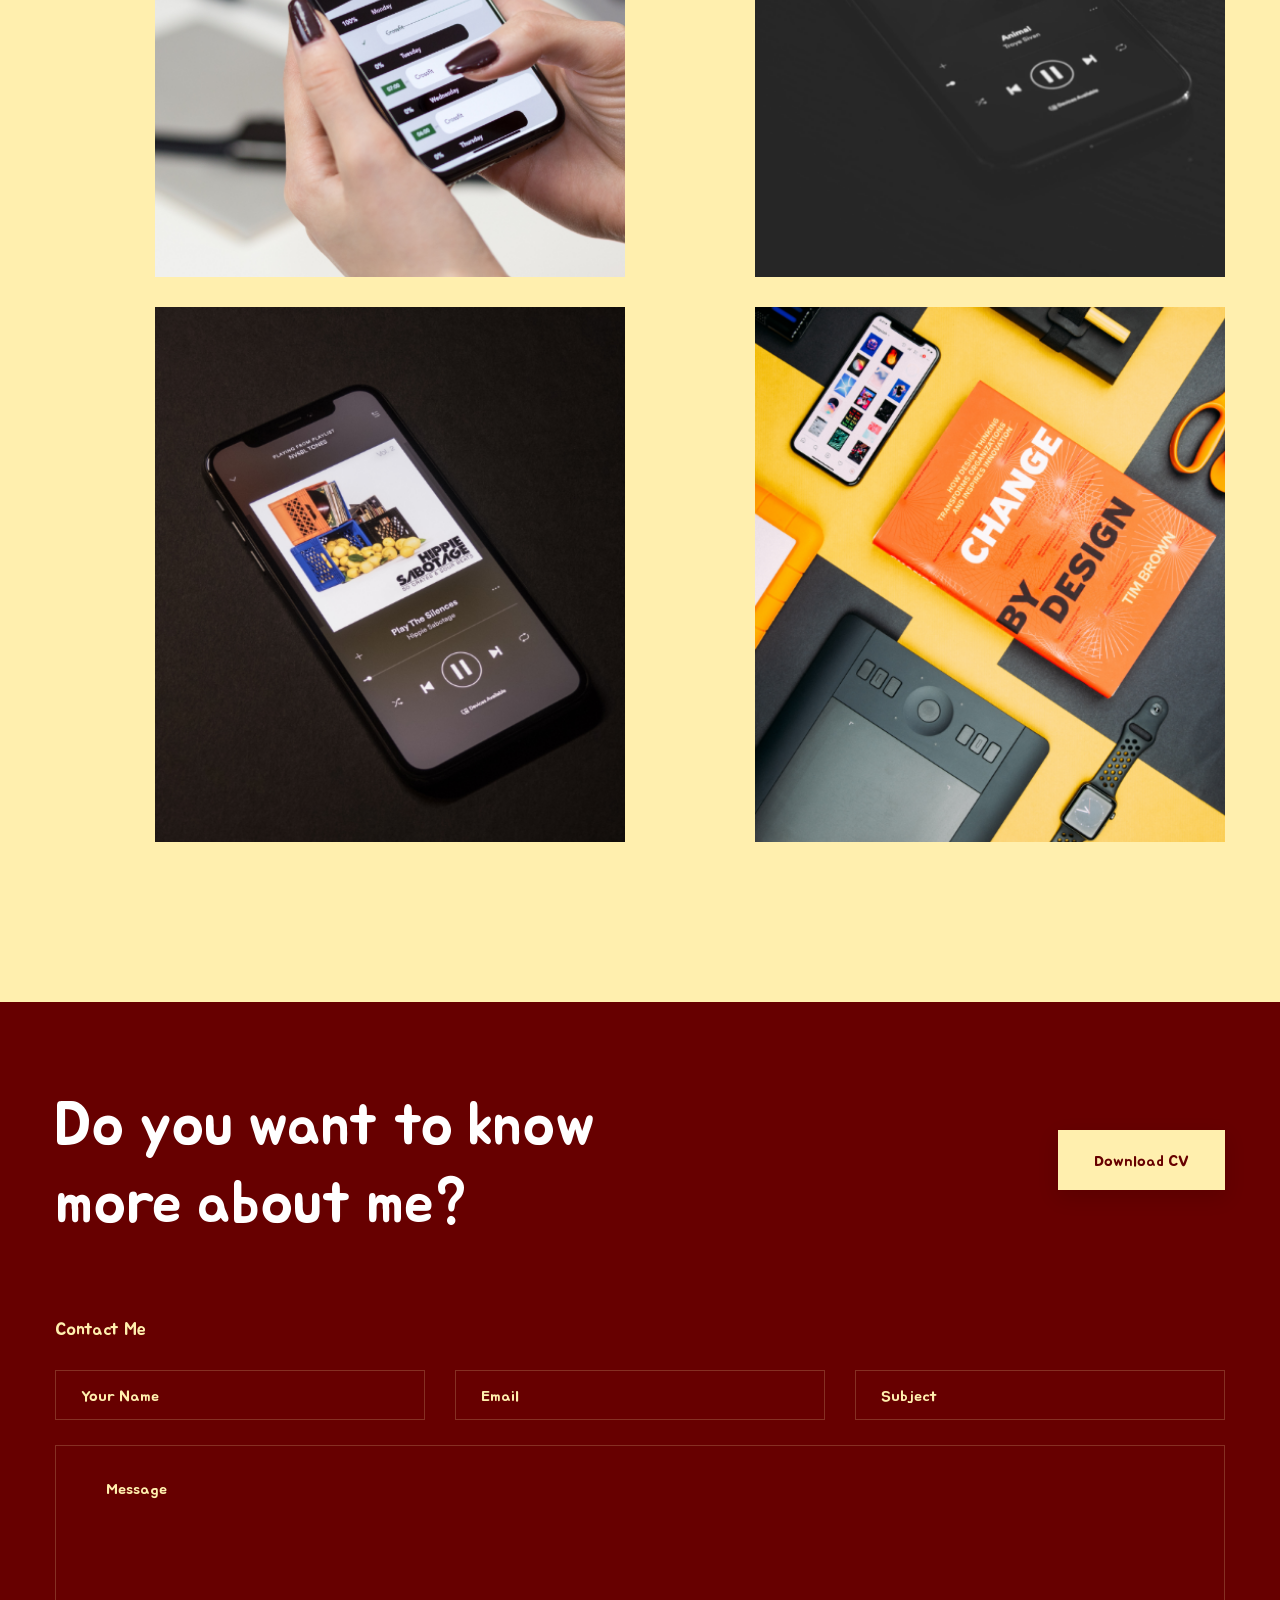
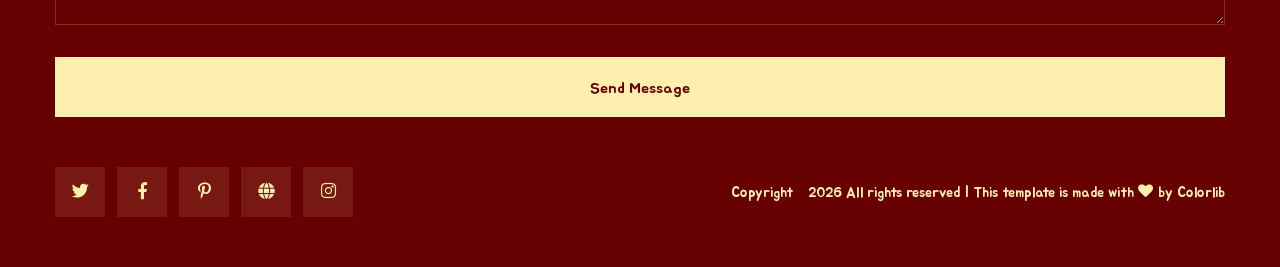
<file: B2A4TEAM/WebContent/protfolio.html>
<!doctype html>
<html class="no-js" lang="zxx">
<head>
    <meta charset="utf-8">
    <meta http-equiv="x-ua-compatible" content="ie=edge">
    <title> Personal | Teamplate</title>
    <meta name="description" content="">
    <meta name="viewport" content="width=device-width, initial-scale=1">
    <link rel="manifest" href="site.webmanifest">
    <link rel="shortcut icon" type="image/x-icon" href="assets/img/gaelogo.ico">

	<!-- CSS here -->
	<link rel="stylesheet" href="assets/css/bootstrap.min.css">
	<link rel="stylesheet" href="assets/css/owl.carousel.min.css">
	<link rel="stylesheet" href="assets/css/slicknav.css">
    <link rel="stylesheet" href="assets/css/flaticon.css">
    <link rel="stylesheet" href="assets/css/progressbar_barfiller.css">
    <link rel="stylesheet" href="assets/css/gijgo.css">
    <link rel="stylesheet" href="assets/css/animate.min.css">
    <link rel="stylesheet" href="assets/css/animated-headline.css">
	<link rel="stylesheet" href="assets/css/magnific-popup.css">
	<link rel="stylesheet" href="assets/css/fontawesome-all.min.css">
	<link rel="stylesheet" href="assets/css/themify-icons.css">
	<link rel="stylesheet" href="assets/css/slick.css">
	<link rel="stylesheet" href="assets/css/nice-select.css">
    <link rel="stylesheet" href="assets/css/style.css">
    
</head>
<body>
    <!-- ? Preloader Start -->
    <div id="preloader-active">
        <div class="preloader d-flex align-items-center justify-content-center">
            <div class="preloader-inner position-relative">
                <div class="preloader-circle"></div>
                <div class="preloader-img pere-text">
                    <img src="assets/img/logo/loder.png" alt="">
                </div>
            </div>
        </div>
    </div>
    <!-- Preloader Start -->
    <header>
        <div class="header-area header-transparent">
            <div class="main-header header-sticky">
                <div class="container-fluid">
                    <div class="menu-wrapper d-flex align-items-center justify-content-between">
                        <!-- Logo -->
                        <div class="logo">
                            <a href="index.html"><img src="assets/img/logo/logo.png" alt=""></a>
                        </div>
                        <!-- Main-menu -->
                        <div class="main-menu f-right d-none d-lg-block">
                            <nav>
                                <ul id="navigation">
                                    <li><a href="index.html">Home</a></li>
                                    <li><a href="about.html">About</a></li>
                                    <li class="active"><a href="protfolio.html">Protfolio</a></li>
                                    <li><a href="blog.html">Blog</a>
                                        <ul class="submenu">
                                            <li><a href="blog.html">Blog</a></li>
                                            <li><a href="blog_details.html">Blog Details</a></li>
                                            <li><a href="elements.html">Elements</a></li>
                                        </ul>
                                    </li>
                                    <li><a href="contact.html">Contact</a></li>
                                </ul>
                            </nav>
                        </div>          
                        <!-- Header-btn -->
                        <div class="header-info-right d-none d-lg-block">
                            <a href="#" class="btn header-btn">Let's Talk <i class="ti-arrow-right"></i></a>
                        </div>
                        <!-- Mobile Menu -->
                        <div class="col-12">
                            <div class="mobile_menu d-block d-lg-none"></div>
                        </div>
                    </div>
                </div>
            </div>
        </div>
        <!-- Header End -->
    </header>
    <main>
        <!--? Hero Area Start-->
        <div class="hero-area2 d-flex align-items-center">
            <div class="container">
                <div class="row ">
                    <div class="col-xl-12">
                        <!-- Hero Caption -->
                        <div class="hero-cap pt-100">
                            <h2>My Protfolio</h2>
                        </div>
                    </div>
                </div>
            </div>
        </div>
        <!--Hero Area End-->
        <!--? About 1 Start-->
        <section class="about-area section-padding40 our-services">
            <div class="container">
                <div class="rwo">
                    <div class="col-xl-12">
                        <div class="section-tittle mb-75 text-center">
                            <h2>My Expertise</h2>
                        </div>
                    </div>
                </div>
                <div class="row d-flex justify-contnet-center">
                    <div class="col-lg-4 col-md-4 col-sm-6">
                        <div class="single-services single-services2 mb-30">
                            <div class="services-cap">
                                <h5>Experience<br> Design</h5>
                                <p>Switzerland where I am a full time Product Designer.</p>
                            </div>
                        </div>
                    </div>
                    <div class="col-lg-4 col-md-4 col-sm-6">
                        <div class="single-services single-services2 mb-30">
                            <div class="services-cap">
                                <h5>Interaction<br> Design</h5>
                                <p>Switzerland where I am a full time Product Designer.</p>
                            </div>
                        </div>
                    </div>
                    <div class="col-lg-4 col-md-4 col-sm-6">
                        <div class="single-services single-services2 mb-30">
                            <div class="services-cap">
                                <h5>Front-end<br> Design</h5>
                                <p>Switzerland where I am a full time Product Designer.</p>
                            </div>
                        </div>
                    </div>
                </div>
            </div>
        </section>
        <!-- About  End-->
        <!--? Gallery Area Start -->
        <div class="gallery-area section-padding40">
            <div class="container">
                <div class="row">
                    <div class="col-lg-12">
                        <div class="section-tittle mb-60">
                            <h2>Selected Portfolios</h2>
                        </div>
                    </div>
                </div>
                <div class="row justify-content-between">
                    <div class="offset-xl-1 col-xl-5 col-lg-6 col-md-6 col-sm-6">
                        <div class="box snake mb-30">
                            <div class="gallery-img small-img " style="background-image: url(assets/img/gallery/gallery1.png);"></div>
                            <div class="overlay">
                                <div class="overlay-content">
                                    <a href="assets/img/gallery/gallery1.png" class="img-pop-up"><i class="ti-plus"></i></a>
                                </div>
                            </div>
                        </div>
                    </div>
                    <div class="col-xl-5 ol-lg-6 col-lg-6 col-md-6 col-sm-6">
                        <div class="box snake mb-30">
                            <div class="gallery-img small-img " style="background-image: url(assets/img/gallery/gallery2.png);"></div>
                            <div class="overlay">
                                <div class="overlay-content">
                                    <a href="assets/img/gallery/gallery2.png" class="img-pop-up"><i class="ti-plus"></i></a>
                                </div>
                            </div>
                        </div>
                    </div>
                    <div class="offset-xl-1 col-xl-5 col-lg-6 col-md-6 col-sm-6">
                        <div class="box snake mb-30">
                            <div class="gallery-img small-img " style="background-image: url(assets/img/gallery/gallery3.png);"></div>
                            <div class="overlay">
                                <div class="overlay-content">
                                    <a href="assets/img/gallery/gallery2.png" class="img-pop-up"><i class="ti-plus"></i></a>
                                </div>
                            </div>
                        </div>
                    </div>
                    <div class="col-xl-5 col-lg-6 col-md-6 col-sm-6">
                        <div class="box snake mb-30">
                            <div class="gallery-img small-img " style="background-image: url(assets/img/gallery/gallery4.png);"></div>
                            <div class="overlay">
                                <div class="overlay-content">
                                    <a href="assets/img/gallery/gallery3.png" class="img-pop-up"><i class="ti-plus"></i></a>
                                </div>
                            </div>
                        </div>
                    </div>
                </div>
            </div>
        </div>
        <!-- Gallery Area End -->
    </main>
    <footer>
        <div class="footer-wrappr">
            <div class="footer-top">
                <!-- Want To work -->
                <section class="wantToWork-area ">
                    <div class="container">
                        <div class="wants-wrapper w-padding2">
                            <div class="row align-items-center justify-content-between">
                                <div class="col-xl-7 col-lg-9 col-md-8">
                                    <div class="wantToWork-caption wantToWork-caption2">
                                        <h2>Do you want to know more about me?</h2>
                                    </div>
                                </div>
                                <div class="col-xl-2 col-lg-3 col-md-4">
                                    <a href="#" class="btn white-btn f-right sm-left">Download CV</a>
                                </div>
                            </div>
                        </div>
                    </div>
                </section>
                <!-- Want To work End -->
                <div class="container">
                    <div class="row">
                        <div class="col-lg-12">
                            <!-- contact-form -->
                            <div class="form-wrapper">
                                <div class="row ">
                                    <div class="col-xl-12">
                                        <div class="small-tittle mb-30">
                                            <h4>Contact Me</h4>
                                        </div>
                                    </div>
                                </div>
                                <form id="contact-form" action="#" method="POST">
                                    <div class="row">
                                        <div class="col-lg-4 col-md-6">
                                            <div class="form-box user-icon mb-25">
                                                <input type="text" name="name" placeholder="Your name">
                                            </div>
                                        </div>
                                        <div class="col-lg-4 col-md-6">
                                            <div class="form-box email-icon mb-25">
                                                <input type="text" name="email" placeholder="Email">
                                            </div>
                                        </div>
                                        <div class="col-lg-4 col-md-6">
                                            <div class="form-box email-icon mb-25">
                                                <input type="text" name="email" placeholder="Subject">
                                            </div>
                                        </div>
                                        <div class="col-lg-12">
                                            <div class="form-box message-icon mb-25">
                                                <textarea name="message" id="message" placeholder="Message"></textarea>
                                            </div>
                                            <div class="submit-info">
                                                <button class="submit-btn2" type="submit">Send Message</button>
                                            </div>
                                        </div>
                                    </div>
                                </form> 
                            </div>
                        </div>
                    </div>
                </div>
            </div>
            <!-- footer-bottom area -->
            <div class="footer-bottom-area">
                <div class="container">
                    <div class="footer-border">
                        <div class="row align-items-center">
                            <div class="col-xl-4 col-lg-4">
                                <div class="footer-social">
                                    <a href="#"><i class="fab fa-twitter"></i></a>
                                    <a href="https://bit.ly/sai4ull"><i class="fab fa-facebook-f"></i></a>
                                    <a href="#"><i class="fab fa-pinterest-p"></i></a>
                                    <a href="#"><i class="fas fa-globe"></i></a>
                                    <a href="#"><i class="fab fa-instagram"></i></a>
                                </div>
                            </div>
                            <div class="col-xl-8 col-lg-8">
                                <div class="footer-copy-right f-right">
                                    <p><!-- Link back to Colorlib can't be removed. Template is licensed under CC BY 3.0. -->
  Copyright &copy;<script>document.write(new Date().getFullYear());</script> All rights reserved | This template is made with <i class="fa fa-heart" aria-hidden="true"></i> by <a href="https://colorlib.com" target="_blank">Colorlib</a>
  <!-- Link back to Colorlib can't be removed. Template is licensed under CC BY 3.0. --></p>
                                </div>
                            </div>
                        </div>
                    </div>
                </div>
            </div>
        </div>
    </footer>
    <!-- Scroll Up -->
    <div id="back-top" >
        <a title="Go to Top" href="#"> <i class="fas fa-level-up-alt"></i></a>
    </div>
    <!-- JS here -->

    <script src="./assets/js/vendor/modernizr-3.5.0.min.js"></script>
    <!-- Jquery, Popper, Bootstrap -->
    <script src="./assets/js/vendor/jquery-1.12.4.min.js"></script>
    <script src="./assets/js/popper.min.js"></script>
    <script src="./assets/js/bootstrap.min.js"></script>
    <!-- Jquery Mobile Menu -->
    <script src="./assets/js/jquery.slicknav.min.js"></script>

    <!-- Jquery Slick , Owl-Carousel Plugins -->
    <script src="./assets/js/owl.carousel.min.js"></script>
    <script src="./assets/js/slick.min.js"></script>
    <!-- One Page, Animated-HeadLin -->
    <script src="./assets/js/wow.min.js"></script>
    <script src="./assets/js/animated.headline.js"></script>
    <script src="./assets/js/jquery.magnific-popup.js"></script>

    <!-- Date Picker -->
    <script src="./assets/js/gijgo.min.js"></script>
    <!-- Nice-select, sticky -->
    <script src="./assets/js/jquery.nice-select.min.js"></script>
    <script src="./assets/js/jquery.sticky.js"></script>
    <!-- Progress -->
    <script src="./assets/js/jquery.barfiller.js"></script>
    
    <!-- counter , waypoint,Hover Direction -->
    <script src="./assets/js/jquery.counterup.min.js"></script>
    <script src="./assets/js/waypoints.min.js"></script>
    <script src="./assets/js/jquery.countdown.min.js"></script>
    <script src="./assets/js/hover-direction-snake.min.js"></script>

    <!-- contact js -->
    <script src="./assets/js/contact.js"></script>
    <script src="./assets/js/jquery.form.js"></script>
    <script src="./assets/js/jquery.validate.min.js"></script>
    <script src="./assets/js/mail-script.js"></script>
    <script src="./assets/js/jquery.ajaxchimp.min.js"></script>
    
    <!-- Jquery Plugins, main Jquery -->	
    <script src="./assets/js/plugins.js"></script>
    <script src="./assets/js/main.js"></script>


    
    </body>
</html>
</file>
<file: B2A4TEAM/WebContent/assets/css/flaticon.css>
/*
  	Flaticon icon font: Flaticon
  	Creation date: 03/06/2020 12:20
  	*/
@font-face {
	font-family: "Flaticon";
	src: url("../fonts/Flaticon.eot");
	src: url("../fonts/Flaticon.eot?#iefix") format("embedded-opentype"),
		url("../fonts/Flaticon.woff2") format("woff2"),
		url("../fonts/Flaticon.woff") format("woff"),
		url("../fonts/Flaticon.ttf") format("truetype"),
		url("../fonts/Flaticon.svg#Flaticon") format("svg");
	font-weight: normal;
	font-style: normal;
}

@media screen and (-webkit-min-device-pixel-ratio:0) {
	@font-face {
		font-family: "Flaticon";
		src: url("../fonts/Flaticon.svg#Flaticon") format("svg");
	}
}

[class^="flaticon-"]:before, [class*=" flaticon-"]:before, [class^="flaticon-"]:after,
	[class*=" flaticon-"]:after {
	font-family: Flaticon;
	font-style: normal;
}

.flaticon-null:before {
	content: "\f100";
}

.flaticon-null-1:before {
	content: "\f101";
}

.flaticon-null-2:before {
	content: "\f102";
}

.flaticon-null-3:before {
	content: "\f103";
}
</file>
<file: B2A4TEAM/WebContent/assets/css/progressbar_barfiller.css>
/* Custom Code skills */
.single-skill{
  display: flex;
}

.single-skill span {
	color: #79838b;
	font-size: 13px;
	font-weight: 300;
	letter-spacing: 0;
	margin-bottom: 14px;
	display: block;
}
.single-skill .bar-progress {
	width: 100%;
}
.single-skill .bar-title {
  width: 20%;
  margin-bottom: 19px;
}

.skills-content {
  padding-top: 200px;
  padding-left: 70px;
}

.skills-shape-bg {
  height: 651px;
  width: 868px;
  position: absolute;
  content: "";
  border: 2px solid #4d4d4d;
  left: 40%;
  top: 255px;
}

.skills-shape-bg::before {
  position: absolute;
  content: "";
  height: 465px;
  width: 300px;
  border: 2px solid #4d4d4d;
  left: -35%;
  top: 50%;
  transform: translateY(-50%);
  border-right: 0;
}



/* Default */
.barfiller {
	width: 100%;
	height: 10px;
	background: #f6f9fc;
  position: relative;
  border-radius: 5px;
}

.barfiller .fill {
  display: block;
  position: relative;
  width: 0px;
  height: 100%;
  background: #333;
  z-index: 1;
  border-radius: 5px;
}

.barfiller .tipWrap { display: none; }

.barfiller .tip {
  margin-top: -28px;
  padding: 2px 4px;
  font-size: 16px;
  color: #09cc7f;
  left: 0px;
  position: absolute;
  z-index: 2;
  background: transparent;
  font-weight: 800;
}

.barfiller .tip:after {
  border: solid;
  border-color: rgba(0,0,0,.8) transparent;
  border-width: 6px 6px 0 6px;
  content: "";
  display: block;
  position: absolute;
  left: 9px;
  top: 100%;
  z-index: 9;
  display: none;
  
}
</file>
<file: B2A4TEAM/WebContent/assets/css/gijgo.css>
.gj-button {
	background-color: #f5f5f5;
	border: 1px solid #ddd;
	color: #000;
	border-radius: 3px;
	padding: 6px 10px;
	cursor: pointer;
}

.gj-unselectable {
	-webkit-touch-callout: none;
	-webkit-user-select: none;
	-khtml-user-select: none;
	-moz-user-select: none;
	-ms-user-select: none;
	user-select: none;
}

.gj-row {
	display: -webkit-box;
	display: -ms-flexbox;
	display: flex;
	-ms-flex-wrap: wrap;
	flex-wrap: wrap;
}

.gj-margin-left-5 {
	margin-left: 5px;
}

.gj-margin-left-10 {
	margin-left: 10px;
}

.gj-width-full {
	width: 100%;
}

.gj-cursor-pointer {
	cursor: pointer;
}

.gj-text-align-center {
	text-align: center;
}

.gj-font-size-16 {
	font-size: 16px;
}

.gj-hidden {
	display: none;
}

/** Material Design */
.gj-button-md {
	background: 0 0;
	border: none;
	border-radius: 2px;
	color: rgba(0, 0, 0, 0.87);
	position: relative;
	height: 36px;
	margin: 0;
	min-width: 64px;
	padding: 0 16px;
	display: inline-block;
	font-family: "Roboto", "Helvetica", "Arial", sans-serif;
	font-size: 1rem;
	font-weight: 500;
	text-transform: uppercase;
	letter-spacing: 0;
	overflow: hidden;
	will-change: box-shadow;
	transition: box-shadow .2s cubic-bezier(.4, 0, 1, 1), background-color
		.2s cubic-bezier(.4, 0, .2, 1), color .2s cubic-bezier(.4, 0, .2, 1);
	outline: none;
	cursor: pointer;
	text-decoration: none;
	text-align: center;
	line-height: 36px;
	vertical-align: middle;
	overflow: hidden;
	-webkit-user-select: none;
	-moz-user-select: none;
	-ms-user-select: none;
	user-select: none;
}

.gj-button-md:hover {
	background-color: rgba(158, 158, 158, .2);
}

.gj-button-md:disabled {
	color: rgba(0, 0, 0, .26);
	background: 0 0;
}

.gj-button-md .material-icons, .gj-button-md .gj-icon {
	vertical-align: middle;
	/*font-size: 1.3rem;
    margin-right: 4px;*/
}

.gj-button-md.gj-button-md-icon {
	width: 24px;
	height: 31px;
	min-width: 24px;
	padding: 0px;
	display: table;
}

.gj-button-md.gj-button-md-icon .material-icons, .gj-button-md.gj-button-md-icon .gj-icon
	{
	display: table-cell;
	margin-right: 0px;
	width: 24px;
	height: 24px;
}

.gj-button-md.active {
	background-color: rgba(158, 158, 158, .4);
}

.gj-button-md-group {
	position: relative;
	display: inline-block;
	vertical-align: middle;
}

.gj-textbox-md {
	/* border: none; */
	/* border-bottom: 1px solid rgba(0,0,0,.42); */
	display: block;
	font-family: "Helvetica", "Arial", sans-serif;
	font-size: 16px;
	line-height: 16px;
	/* padding: 4px 0px; */
	margin: 0;
	/* width: 100%; */
	background: 0 0;
	/* text-align: ; */
	color: rgba(0, 0, 0, .87);
	padding-left: 44px;
	border: 1px solid #dca73a;
	/* padding: 15px 15px; */
	/* text-align: center; */
	width: 177px;
	height: 55px;
	border-radius: 5px;
}

.gj-textbox-md:focus, .gj-textbox-md:active {
	/* border-bottom: 2px solid rgba(0,0,0,.42); */
	outline: none;
}

.gj-textbox-md::placeholder {
	color: #8e8e8e;
}

.gj-textbox-md:-ms-input-placeholder {
	color: #8e8e8e;
}

.gj-textbox-md::-ms-input-placeholder {
	color: #8e8e8e;
}

.gj-md-spacer-24 {
	min-width: 24px;
	width: 24px;
	display: inline-block;
}

.gj-md-spacer-32 {
	min-width: 32px;
	width: 32px;
	display: inline-block;
}

.gj-modal {
	position: fixed;
	top: 0;
	right: 0;
	bottom: 0;
	left: 0;
	z-index: 1203;
	display: none;
	overflow: hidden;
	-webkit-overflow-scrolling: touch;
	outline: 0;
	background-color: rgba(0, 0, 0, 0.54118);
	transition: 200ms ease opacity;
	will-change: opacity;
}

/* List */
ul.gj-list li [data-role="wrapper"] {
	display: table;
	width: 100%;
}

ul.gj-list li [data-role="checkbox"] {
	display: table-cell;
	vertical-align: middle;
	text-align: center;
}

ul.gj-list li [data-role="image"] {
	display: table-cell;
	vertical-align: middle;
	text-align: center;
}

ul.gj-list li [data-role="display"] {
	display: table-cell;
	vertical-align: middle;
	cursor: pointer;
}

ul.gj-list li [data-role="display"]:empty:before {
	content: "\200b"; /* unicode zero width space character */
}

/* List - Bootstrap */
ul.gj-list-bootstrap {
	padding-left: 0px;
	margin-bottom: 0px;
}

ul.gj-list-bootstrap li {
	padding: 0px;
}

ul.gj-list-bootstrap li [data-role="wrapper"] {
	padding: 0px 10px;
}

ul.gj-list-bootstrap li [data-role="checkbox"] {
	width: 24px;
	padding: 3px;
}

ul.gj-list-bootstrap li [data-role="image"] {
	width: 24px;
	height: 24px;
}

ul.gj-list-bootstrap li [data-role="display"] {
	padding: 8px 0px 8px 4px;
}

.list-group-item.active ul li, .list-group-item.active:focus ul li,
	.list-group-item.active:hover ul li {
	text-shadow: none;
	color: initial;
}

/* List - Material Design */
ul.gj-list-md {
	padding: 0px;
	list-style: none;
	list-style-type: none;
	line-height: 24px;
	letter-spacing: 0;
	color: #616161; /* Gray 700 */
}

ul.gj-list-md li {
	display: list-item;
	list-style-type: none;
	padding: 0px;
	min-height: unset;
	box-sizing: border-box;
	align-items: center;
	cursor: default;
	overflow: hidden;
	font-family: "Roboto", "Helvetica", "Arial", sans-serif;
	font-size: 16px;
	font-weight: 400;
	letter-spacing: .04em;
	line-height: 1;
	-webkit-flex-direction: row;
	-ms-flex-direction: row;
	flex-direction: row;
	-webkit-flex-wrap: nowrap;
	-ms-flex-wrap: nowrap;
	flex-wrap: nowrap;
}

ul.gj-list-md li [data-role="checkbox"] {
	height: 24px;
	width: 24px;
}

ul.gj-list-md li [data-role="image"] {
	height: 24px;
	width: 24px;
}

ul.gj-list-md li [data-role="display"] {
	padding: 8px 0px 8px 5px;
	order: 0;
	flex-grow: 2;
	text-decoration: none;
	box-sizing: border-box;
	align-items: center;
	text-align: left;
	color: rgba(0, 0, 0, .87);
}

ul.gj-list-md li.disabled>[data-role="wrapper"]>[data-role="display"] {
	color: #9E9E9E; /* Gray 500 */
}

.gj-list-md-active {
	background: #e0e0e0;
	color: #3f51b5;
}

/* Picker */
.gj-picker {
	position: absolute;
	z-index: 1203;
	background-color: #fff;
}

.gj-picker .selected {
	color: #fff;
}

/* Material Design */
.gj-picker-md {
	font-family: "Roboto", "Helvetica", "Arial", sans-serif;
	font-size: 16px;
	font-weight: 400;
	letter-spacing: .04em;
	line-height: 1;
	color: rgba(0, 0, 0, .87);
	border: 1px solid #E0E0E0;
}

.gj-modal .gj-picker-md {
	border: 0px;
}

.gj-picker-md [role="header"] {
	color: rgba(255, 255, 255, 0.54);
	display: flex;
	background: #2196f3;
	align-items: baseline;
	user-select: none;
	justify-content: center;
}

.gj-picker-md [role="footer"] {
	float: right;
	padding: 10px;
}

.gj-picker-md [role="footer"] button.gj-button-md {
	color: #2196f3;
	font-weight: bold;
	font-size: 13px;
}

/* Bootstrap */
.gj-picker-bootstrap {
	border-radius: 4px;
	border: 1px solid #E0E0E0;
}

.gj-picker-bootstrap .selected {
	color: #888;
}

.gj-picker-bootstrap [role="header"] {
	background: #eee;
	color: #AAA;
}

@font-face {
	font-family: 'gijgo-material';
	src: url('../fonts/gijgo-material.eot?235541');
	src: url('../fonts/gijgo-material.eot?235541#iefix')
		format('embedded-opentype'), url('../fonts/gijgo-material.ttf?235541')
		format('truetype'), url('../fonts/gijgo-material.woff?235541')
		format('woff'),
		url('../fonts/gijgo-material.svg?235541#gijgo-material') format('svg');
	font-weight: normal;
	font-style: normal;
}

.gj-icon {
	/* use !important to prevent issues with browser extensions that change fonts */
	font-family: 'gijgo-material' !important;
	font-size: 24px;
	speak: none;
	font-style: normal;
	font-weight: normal;
	font-variant: normal;
	text-transform: none;
	line-height: 1;
	/* Enable Ligatures ================ */
	letter-spacing: 0;
	-webkit-font-feature-settings: "liga";
	-moz-font-feature-settings: "liga=1";
	-moz-font-feature-settings: "liga";
	-ms-font-feature-settings: "liga" 1;
	font-feature-settings: "liga";
	-webkit-font-variant-ligatures: discretionary-ligatures;
	font-variant-ligatures: discretionary-ligatures;
	/* Better Font Rendering =========== */
	-webkit-font-smoothing: antialiased;
	-moz-osx-font-smoothing: grayscale;
}

.gj-icon.undo:before {
	content: "\e900";
}

.gj-icon.vertical-align-top:before {
	content: "\e901";
}

.gj-icon.vertical-align-center:before {
	content: "\e902";
}

.gj-icon.vertical-align-bottom:before {
	content: "\e903";
}

.gj-icon.arrow-dropup:before {
	content: "\e904";
}

.gj-icon.clock:before {
	content: "\e905";
}

.gj-icon.refresh:before {
	content: "\e906";
}

.gj-icon.last-page:before {
	content: "\e907";
}

.gj-icon.first-page:before {
	content: "\e908";
}

.gj-icon.cancel:before {
	content: "\e909";
}

.gj-icon.clear:before {
	content: "\e90a";
}

.gj-icon.check-circle:before {
	content: "\e90b";
}

.gj-icon.delete:before {
	content: "\e90c";
}

.gj-icon.arrow-upward:before {
	content: "\e90d";
}

.gj-icon.arrow-forward:before {
	content: "\e90e";
}

.gj-icon.arrow-downward:before {
	content: "\e90f";
}

.gj-icon.arrow-back:before {
	content: "\e910";
}

.gj-icon.list-numbered:before {
	content: "\e911";
}

.gj-icon.list-bulleted:before {
	content: "\e912";
}

.gj-icon.indent-increase:before {
	content: "\e913";
}

.gj-icon.indent-decrease:before {
	content: "\e914";
}

.gj-icon.redo:before {
	content: "\e915";
}

.gj-icon.align-right:before {
	content: "\e916";
}

.gj-icon.align-left:before {
	content: "\e917";
}

.gj-icon.align-justify:before {
	content: "\e918";
}

.gj-icon.align-center:before {
	content: "\e919";
}

.gj-icon.strikethrough:before {
	content: "\e91a";
}

.gj-icon.italic:before {
	content: "\e91b";
}

.gj-icon.underlined:before {
	content: "\e91c";
}

.gj-icon.bold:before {
	content: "\e91d";
}

.gj-icon.arrow-dropdown:before {
	content: "\e91e";
}

.gj-icon.done:before {
	content: "\e91f";
}

.gj-icon.pencil:before {
	content: "\e920";
}

.gj-icon.minus:before {
	content: "\e921";
}

.gj-icon.plus:before {
	content: "\e922";
}

.gj-icon.chevron-up:before {
	content: "\e923";
}

.gj-icon.chevron-right:before {
	content: "\e924";
}

.gj-icon.chevron-down:before {
	content: "\e925";
}

.gj-icon.chevron-left:before {
	content: "\e926";
}

.gj-icon.event:before {
	content: "\e927";
}

.gj-draggable {
	cursor: move;
}

.gj-resizable-handle {
	position: absolute;
	font-size: 0.1px;
	display: block;
	-ms-touch-action: none;
	touch-action: none;
	z-index: 1203;
}

.gj-resizable-n {
	cursor: n-resize;
	height: 7px;
	width: 100%;
	top: -5px;
	left: 0;
}

.gj-resizable-e {
	cursor: e-resize;
	width: 7px;
	right: -5px;
	top: 0;
	height: 100%;
}

.gj-resizable-s {
	cursor: s-resize;
	height: 7px;
	width: 100%;
	bottom: -5px;
	left: 0;
}

.gj-resizable-w {
	cursor: w-resize;
	width: 7px;
	left: -5px;
	top: 0;
	height: 100%;
}

.gj-resizable-se {
	cursor: se-resize;
	width: 12px;
	height: 12px;
	right: 1px;
	bottom: 1px;
}

.gj-resizable-sw {
	cursor: sw-resize;
	width: 9px;
	height: 9px;
	left: -5px;
	bottom: -5px;
}

.gj-resizable-nw {
	cursor: nw-resize;
	width: 9px;
	height: 9px;
	left: -5px;
	top: -5px;
}

.gj-resizable-ne {
	cursor: ne-resize;
	width: 9px;
	height: 9px;
	right: -5px;
	top: -5px;
}

.gj-dialog-footer {
	position: absolute;
	bottom: 0px;
	width: 100%;
	margin-top: 0px;
}

.gj-dialog-scrollable [data-role="body"] {
	overflow-x: hidden;
	overflow-y: scroll;
}

/** Bootstrap 3 **/
.gj-dialog-bootstrap {
	overflow: hidden;
	z-index: 1202;
}

.gj-dialog-bootstrap [data-role="title"] {
	display: inline;
}

.gj-dialog-bootstrap [data-role="close"] {
	line-height: 1.42857143;
}

/** Bootstrap 4 **/
.gj-dialog-bootstrap4 {
	overflow: hidden;
	z-index: 1202;
}

.gj-dialog-bootstrap4 [data-role="title"] {
	display: inline;
}

.gj-dialog-bootstrap4 [data-role="close"] {
	line-height: 1.5;
}

/** Material Design **/
.gj-dialog-md {
	background-color: #FFF;
	overflow: hidden;
	border: none;
	box-shadow: 0 11px 15px -7px rgba(0, 0, 0, .2), 0 24px 38px 3px
		rgba(0, 0, 0, .14), 0 9px 46px 8px rgba(0, 0, 0, .12);
	box-sizing: border-box;
	position: relative;
	display: -webkit-box;
	display: -webkit-flex;
	display: -ms-flexbox;
	display: flex;
	-webkit-box-orient: vertical;
	-webkit-box-direction: normal;
	-webkit-flex-direction: column;
	-ms-flex-direction: column;
	flex-direction: column;
	-webkit-background-clip: padding-box;
	background-clip: padding-box;
	outline: 0;
	z-index: 1202;
}

.gj-dialog-md-header {
	padding: 24px 24px 0px 24px;
	font-family: "Roboto", "Helvetica", "Arial", sans-serif;
}

.gj-dialog-md-title {
	margin: 0;
	font-weight: 400;
	display: inline;
	line-height: 28px;
	font-size: 20px;
}

.gj-dialog-md-close {
	-webkit-appearance: none;
	padding: 0;
	cursor: pointer;
	background: 0 0;
	border: 0;
	float: right;
	line-height: 28px;
	font-size: 28px;
}

.gj-dialog-md-body {
	padding: 20px 24px 24px 24px;
	color: rgba(0, 0, 0, .54);
	font-family: "Helvetica", "Arial", sans-serif;
	font-size: 14px;
	font-weight: 400;
	line-height: 20px;
}

.gj-dialog-md-footer {
	padding: 8px 8px 8px 24px;
	display: -webkit-flex;
	display: -ms-flexbox;
	display: flex;
	-webkit-flex-direction: row-reverse;
	-ms-flex-direction: row-reverse;
	flex-direction: row-reverse;
	-webkit-flex-wrap: wrap;
	-ms-flex-wrap: wrap;
	flex-wrap: wrap;
	box-sizing: border-box;
}

.gj-dialog-md-footer>*:first-child {
	margin-right: 0;
}

.gj-dialog-md-footer>* {
	margin-right: 8px;
	height: 36px;
}

DIV.gj-grid-wrapper {
	margin: auto;
	position: relative;
	clear: both;
	z-index: 1;
}

TABLE.gj-grid {
	margin: auto;
	border-collapse: collapse;
	width: 100%;
	table-layout: fixed;
}

TABLE.gj-grid THEAD TH [data-role="selectAll"] {
	margin: auto;
}

TABLE.gj-grid THEAD TH [data-role="title"] {
	display: inline-block;
}

TABLE.gj-grid THEAD TH [data-role="sorticon"] {
	display: inline-block;
}

TABLE.gj-grid THEAD TH {
	overflow: hidden;
	text-overflow: ellipsis;
}

TABLE.gj-grid.autogrow-header-row THEAD TH {
	overflow: auto;
	text-overflow: initial;
	white-space: pre-wrap;
	-ms-word-break: break-word;
	word-break: break-word;
}

TABLE.gj-grid>tbody>tr>td {
	overflow: hidden;
	position: relative;
}

table.gj-grid tbody div[data-role="display"] {
	vertical-align: middle;
	text-indent: 0;
	white-space: pre-wrap;
	-ms-word-break: break-word;
	word-break: break-word;
}

table.gj-grid.fixed-body-rows tbody div[data-role="display"] {
	overflow: hidden;
	text-overflow: ellipsis;
	white-space: nowrap;
	-ms-word-break: initial;
	word-break: initial;
}

table.gj-grid tfoot DIV[data-role="display"] {
	vertical-align: middle;
	text-indent: 0;
	display: flex;
}

TABLE.gj-grid .fa {
	padding: 2px;
}

TABLE.gj-grid>tbody>tr>td>div {
	padding: 2px;
	overflow: hidden;
}

DIV.gj-grid-wrapper DIV.gj-grid-loading-cover {
	background: #BBBBBB;
	opacity: 0.5;
	position: absolute;
	vertical-align: middle;
}

DIV.gj-grid-wrapper DIV.gj-grid-loading-text {
	position: absolute;
	font-weight: bold;
}

/* Bootstrap Theme */
table.gj-grid-bootstrap thead th {
	background-color: #f5f5f5;
	vertical-align: middle;
}

table.gj-grid-bootstrap thead th [data-role="sorticon"] {
	margin-left: 5px;
}

table.gj-grid-bootstrap thead th [data-role="sorticon"] i.gj-icon, table.gj-grid-bootstrap thead th [data-role="sorticon"] i.material-icons
	{
	position: absolute;
	font-size: 20px;
	top: 15px;
}

table.gj-grid-bootstrap tbody tr td div[data-role="display"] {
	padding: 0px;
}

.gj-grid-bootstrap-4 .gj-checkbox-bootstrap {
	display: inline-block;
	padding-top: 2px;
}

.gj-grid-bootstrap-4 tbody tr.active {
	background-color: rgba(0, 0, 0, .075);
}

/* Material Design Theme */
.gj-grid-md {
	position: relative;
	border: 1px solid #e0e0e0;
	border-collapse: collapse;
	white-space: nowrap;
	font-size: 13px;
	font-family: "Roboto", "Helvetica", "Arial", sans-serif;
	background-color: #fff;
}

.gj-grid-md td:first-of-type, .gj-grid-md th:first-of-type {
	padding-left: 24px;
}

.gj-grid-md th {
	position: relative;
	vertical-align: bottom;
	font-weight: 700;
	line-height: 31px;
	letter-spacing: 0;
	height: 56px;
	font-size: 12px;
	color: rgba(0, 0, 0, .54);
	padding-bottom: 8px;
	box-sizing: border-box;
	padding: 12px 18px;
	text-align: right;
}

.gj-grid-md td {
	position: relative;
	height: 48px;
	border-top: 1px solid #e0e0e0;
	border-bottom: 1px solid #e0e0e0;
	padding: 12px 18px;
	box-sizing: border-box;
	text-align: left;
	color: rgba(0, 0, 0, .87);
}

.gj-grid-md tbody tr {
	position: relative;
	height: 48px;
	transition-duration: .28s;
	transition-timing-function: cubic-bezier(.4, 0, .2, 1);
	transition-property: background-color;
}

.gj-grid-md tbody tr:hover {
	background-color: #EEEEEE; /* Gray 200 */
}

.gj-grid-md tbody tr.gj-grid-md-select {
	background-color: #F5F5F5; /* Grey 100 */
}

table.gj-grid-md thead th [data-role="sorticon"] {
	margin-left: 5px;
}

table.gj-grid-md thead th [data-role="sorticon"] i.gj-icon, table.gj-grid-md thead th [data-role="sorticon"] i.material-icons
	{
	position: absolute;
	font-size: 16px;
	top: 19px;
}

table.gj-grid-md thead th.gj-grid-select-all {
	padding-bottom: 3px;
}
/* Hide all prioritized columns by default */
@media only all {
	th.display-1120, td.display-1120, th.display-960, td.display-960, th.display-800,
		td.display-800, th.display-640, td.display-640, th.display-480, td.display-480,
		th.display-320, td.display-320 {
		display: none;
	}
}

/* Show at 320px (20em x 16px) */
@media screen and (min-width: 20em) {
	TABLE.gj-grid-bootstrap th.display-320, TABLE.gj-grid-bootstrap td.display-320
		{
		display: table-cell;
	}
}
/* Show at 480px (30em x 16px) */
@media screen and (min-width: 30em) {
	TABLE.gj-grid-bootstrap th.display-480, TABLE.gj-grid-bootstrap td.display-480
		{
		display: table-cell;
	}
}
/* Show at 640px (40em x 16px) */
@media screen and (min-width: 40em) {
	TABLE.gj-grid-bootstrap th.display-640, TABLE.gj-grid-bootstrap td.display-640
		{
		display: table-cell;
	}
}
/* Show at 800px (50em x 16px) */
@media screen and (min-width: 50em) {
	TABLE.gj-grid-bootstrap th.display-800, TABLE.gj-grid-bootstrap td.display-800
		{
		display: table-cell;
	}
}
/* Show at 960px (60em x 16px) */
@media screen and (min-width: 60em) {
	TABLE.gj-grid-bootstrap th.display-960, TABLE.gj-grid-bootstrap td.display-960
		{
		display: table-cell;
	}
}
/* Show at 1,120px (70em x 16px) */
@media screen and (min-width: 70em) {
	TABLE.gj-grid-bootstrap th.display-1120, TABLE.gj-grid-bootstrap td.display-1120
		{
		display: table-cell;
	}
}

/* Material Design Theme */
.gj-grid-md tfoot tr th {
	padding-right: 14px;
}

.gj-grid-md tfoot tr[data-role="pager"] .gj-grid-mdl-pager-label {
	padding-left: 5px;
	padding-right: 5px;
}

.gj-grid-md tfoot tr[data-role="pager"] .gj-dropdown-md {
	margin-left: 12px;
}

.gj-grid-md tfoot tr[data-role="pager"] .gj-dropdown-md [role="presenter"]
	{
	font-size: 12px;
	font-weight: bold;
	color: rgba(0, 0, 0, .54);
}

.gj-grid-md tfoot tr[data-role="pager"] .gj-dropdown-md [role="presenter"] [role="display"]
	{
	text-align: right;
}

.gj-grid-md tfoot tr[data-role="pager"] .gj-grid-md-limit-select {
	margin-left: 10px;
	font-size: 12px;
	font-weight: bold;
	color: rgba(0, 0, 0, .54);
}

/* Bootstrap */
.gj-grid-bootstrap tfoot tr[data-role="pager"] th {
	line-height: 30px;
	background-color: #f5f5f5;
}

.gj-grid-bootstrap tfoot tr[data-role="pager"] th>div>div {
	margin-right: 5px;
}

.gj-grid-bootstrap tfoot tr[data-role="pager"] th>div>button {
	margin-right: 5px;
}

.gj-grid-bootstrap-4 tfoot tr[data-role="pager"] th>div button {
	height: 34px;
}

.gj-grid-bootstrap-4 tfoot tr[data-role="pager"] th div .gj-dropdown-bootstrap-4 .gj-dropdown-expander-mi .gj-icon
	{
	top: 5px;
}

.gj-grid-bootstrap-3 tfoot tr[data-role="pager"] th>div>input {
	margin-right: 5px;
	width: 40px;
	text-align: right;
	display: inline-block;
	font-weight: bold;
}

.gj-grid-bootstrap-4 tfoot tr[data-role="pager"] th>div>div.input-group
	{
	width: 40px;
}

.gj-grid-bootstrap-4 tfoot tr[data-role="pager"] th>div>div.input-group input
	{
	text-align: right;
	font-weight: bold;
	height: 34px;
	padding-top: 2px;
	padding-bottom: 6px;
}

.gj-grid-bootstrap tfoot tr[data-role="pager"] th>div>select {
	display: inline-block;
	margin-right: 5px;
	width: 60px;
}

.gj-grid-bootstrap tfoot tr[data-role="pager"] th .gj-dropdown-bootstrap .gj-list-bootstrap [data-role="display"]
	{
	line-height: 14px;
}

.gj-grid-bootstrap tfoot tr[data-role="pager"] th .gj-dropdown-bootstrap [role="presenter"] [role="display"]
	{
	font-weight: bold;
}

.gj-grid-bootstrap tfoot tr[data-role="pager"] th .gj-dropdown-bootstrap-3 [role="presenter"]
	{
	padding: 2px 8px;
}

.gj-grid-bootstrap tfoot tr[data-role="pager"] th .gj-dropdown-bootstrap-4 [role="presenter"]
	{
	padding: 1px 8px;
}

.gj-grid thead tr th div.gj-grid-column-resizer-wrapper {
	position: relative;
	width: 100%;
	height: 0px;
	top: 0px;
	left: 0px;
	padding: 0px;
}

span.gj-grid-column-resizer {
	position: absolute;
	right: 0px;
	width: 10px;
	top: -100px;
	height: 300px;
	z-index: 1203;
	cursor: e-resize;
}

.gj-grid-resize-cursor {
	cursor: e-resize;
}

.gj-grid-md tbody tr.gj-grid-top-border td {
	border-top: 2px solid #777;
}

.gj-grid-md tbody tr.gj-grid-bottom-border td {
	border-bottom: 2px solid #777;
}

.gj-grid-bootstrap tbody tr.gj-grid-top-border td {
	border-top: 2px solid #777;
}

.gj-grid-bootstrap tbody tr.gj-grid-bottom-border td {
	border-bottom: 2px solid #777;
}

.gj-grid-md thead tr th.gj-grid-left-border, .gj-grid-md tbody tr td.gj-grid-left-border
	{
	border-left: 3px solid #777;
}

.gj-grid-md thead tr th.gj-grid-right-border, .gj-grid-md tbody tr td.gj-grid-right-border
	{
	border-right: 3px solid #777;
}

.gj-grid-bootstrap thead tr th.gj-grid-left-border, .gj-grid-bootstrap tbody tr td.gj-grid-left-border
	{
	border-left: 5px solid #ddd;
}

.gj-grid-bootstrap thead tr th.gj-grid-right-border, .gj-grid-bootstrap tbody tr td.gj-grid-right-border
	{
	border-right: 5px solid #ddd;
}

.gj-dirty {
	position: absolute;
	top: 0px;
	left: 0px;
	border-style: solid;
	border-width: 3px;
	border-color: #f00 transparent transparent #f00;
	padding: 0;
	overflow: hidden;
	vertical-align: top;
}

/* Material Design */
.gj-grid-md tbody tr td.gj-grid-management-column {
	padding: 3px;
}

.gj-grid-md tbody tr td[data-mode="edit"] {
	padding: 0px 18px;
}

.gj-grid-md tbody .gj-dropdown-md [role="presenter"] [role="display"] {
	padding: 0px;
}

/* Bootstrap */
.gj-grid-bootstrap tbody tr td[data-mode="edit"] {
	padding: 0px;
}

.gj-grid-bootstrap tbody tr td[data-mode="edit"] [data-role="edit"] {
	padding: 0px;
}

/* Bootstrap 3 */
.gj-grid-bootstrap-3 tbody tr td.gj-grid-management-column {
	padding: 3px;
}

.gj-grid-bootstrap-3 tbody tr td[data-mode="edit"] {
	height: 38px;
}

.gj-grid-bootstrap-3 tbody tr td[data-mode="edit"] [data-role="edit"] input[type="text"]
	{
	height: 37px;
	padding: 8px;
}

.gj-grid-bootstrap-3 tbody tr td[data-mode="edit"] .gj-dropdown-bootstrap [role="presenter"]
	{
	border: 0px;
	border-radius: 0px;
	height: 37px;
	padding-left: 8px;
}

.gj-grid-bootstrap-3 tbody tr td[data-mode="edit"] .gj-datepicker-bootstrap
	{
	height: 37px;
}

.gj-grid-bootstrap-3 tbody tr td[data-mode="edit"] .gj-datepicker-bootstrap [role="input"]
	{
	height: 37px;
	border: 0px;
	border-radius: 0px;
}

.gj-grid-bootstrap-3 tbody tr td[data-mode="edit"] .gj-datepicker-bootstrap [role="right-icon"]
	{
	border: 0px;
	border-radius: 0px;
}

.gj-grid-bootstrap-3 tbody tr td[data-mode="edit"] .gj-checkbox-bootstrap
	{
	display: inline-block;
	padding-top: 10px;
	height: 32px;
}

/* Bootstrap 4 */
.gj-grid-bootstrap-4 tbody tr td.gj-grid-management-column {
	padding: 6px;
}

.gj-grid-bootstrap-4 tbody tr td[data-mode="edit"] [data-role="edit"] input[type="text"]
	{
	height: 48px;
	padding-left: 12px;
}

.gj-grid-bootstrap-4 tbody tr td[data-mode="edit"] .gj-dropdown-bootstrap [role="presenter"]
	{
	border: 0px;
	border-radius: 0px;
	height: 48px;
	padding-left: 12px;
	font-family: -apple-system, system-ui, BlinkMacSystemFont, "Segoe UI",
		Roboto, "Helvetica Neue", Arial, sans-serif;
}

.gj-grid-bootstrap-4 tbody tr td[data-mode="edit"] .gj-dropdown-bootstrap-4 [role="expander"].gj-dropdown-expander-mi .gj-icon,
	.gj-grid-bootstrap-4 tbody tr td[data-mode="edit"] .gj-dropdown-bootstrap-4 [role="expander"].gj-dropdown-expander-mi .material-icons
	{
	top: 13px;
}

.gj-grid-bootstrap-4 tbody tr td[data-mode="edit"] .gj-datepicker-bootstrap
	{
	height: 48px;
}

.gj-grid-bootstrap-4 tbody tr td[data-mode="edit"] .gj-datepicker-bootstrap [role="input"]
	{
	height: 48px;
	border: 0px;
	border-radius: 0px;
}

.gj-grid-bootstrap-4 tbody tr td[data-mode="edit"] .gj-datepicker-bootstrap [role="right-icon"]
	{
	background-color: #fff;
}

.gj-grid-bootstrap-4 tbody tr td[data-mode="edit"] .gj-datepicker-bootstrap [role="right-icon"] button
	{
	border: 0px;
	border-radius: 0px;
	width: 43px;
	position: relative;
}

.gj-grid-bootstrap-4 tbody tr td[data-mode="edit"] .gj-datepicker-bootstrap [role="right-icon"] .gj-icon,
	.gj-grid-bootstrap-4 tbody tr td[data-mode="edit"] .gj-datepicker-bootstrap [role="right-icon"] .material-icons
	{
	top: 13px;
	left: 10px;
	font-size: 24px;
}

.gj-grid-bootstrap-4 tbody tr td[data-mode="edit"] .gj-checkbox-bootstrap
	{
	display: inline-block;
	padding-top: 15px;
	height: 42px;
}

.gj-grid-md thead tr[data-role="filter"] th {
	border-top: 1px solid #e0e0e0;
}

div.gj-grid-wrapper div.gj-grid-bootstrap-toolbar {
	background-color: #f5f5f5;
	padding: 8px;
	font-weight: bold;
	border: 1px solid #ddd;
}

div.gj-grid-wrapper div.gj-grid-bootstrap-4-toolbar {
	background-color: #f5f5f5;
	padding: 12px;
	font-weight: bold;
	border: 1px solid #ddd;
}

div.gj-grid-wrapper div.gj-grid-md-toolbar {
	font-weight: bold;
	font-size: 24px;
	font-family: "Helvetica", "Arial", sans-serif;
	background-color: rgb(255, 255, 255);
	border-top: 1px solid #e0e0e0;
	border-left: 1px solid #e0e0e0;
	border-right: 1px solid #e0e0e0;
	border-bottom: 0px;
	border-collapse: collapse;
	padding: 0 18px 0px 18px;
	line-height: 56px;
}

table.gj-grid-scrollable tbody {
	overflow-y: auto;
	overflow-x: hidden;
	display: block;
}

/* Material Design */
table.gj-grid-md.gj-grid-scrollable {
	border-bottom: 0px;
}

table.gj-grid-md.gj-grid-scrollable tbody {
	border-right: 1px solid #e0e0e0;
	border-bottom: 1px solid #e0e0e0;
}

table.gj-grid-md.gj-grid-scrollable tfoot {
	border-bottom: 1px solid #e0e0e0;
}

/* Bootstrap 3 */
table.gj-grid-bootstrap.gj-grid-scrollable {
	border-bottom: 0px;
}

table.gj-grid-bootstrap.gj-grid-scrollable tbody {
	border-right: 1px solid #ddd;
	border-bottom: 1px solid #ddd;
}

table.gj-grid-bootstrap.gj-grid-scrollable tbody tr[data-role="row"]:first-child td
	{
	border-top: 0px;
}

table.gj-grid-bootstrap.gj-grid-scrollable tbody tr[data-role="row"] td:first-child
	{
	border-left: 0px;
}

table.gj-grid-bootstrap.gj-grid-scrollable tbody tr[data-role="row"] td:last-child
	{
	border-right: 0px;
}

table.gj-grid-bootstrap.gj-grid-scrollable tfoot {
	border-bottom: 1px solid #ddd;
}

ul.gj-list li [data-role="spacer"] {
	display: table-cell;
}

ul.gj-list li [data-role="expander"] {
	display: table-cell;
	vertical-align: middle;
	text-align: center;
	cursor: pointer;
}

[data-type="tree"] ul li [data-role="expander"].gj-tree-material-icons-expander
	{
	width: 24px;
}

[data-type="tree"] ul li [data-role="expander"].gj-tree-font-awesome-expander
	{
	width: 24px;
}

[data-type="tree"] ul li [data-role="expander"].gj-tree-glyphicons-expander
	{
	width: 24px;
}

[data-type="tree"] ul li [data-role="expander"].gj-tree-glyphicons-expander .glyphicon
	{
	top: 4px;
	height: 24px;
}

/* Bootstrap Theme */
.gj-tree-bootstrap-3 ul.gj-list-bootstrap li {
	border: 0px;
	border-radius: 0px;
	color: #333;
}

.gj-tree-bootstrap-3 ul.gj-list-bootstrap li.active {
	color: #fff;
}

.gj-tree-bootstrap-3 ul.gj-list-bootstrap li.disabled {
	color: #777;
	background-color: #eee;
}

.gj-tree-bootstrap-4 ul.gj-list-bootstrap li {
	border: 0px;
	border-radius: 0px;
	color: #212529;
}

.gj-tree-bootstrap-4 ul.gj-list-bootstrap li.active {
	color: #fff;
}

.gj-tree-bootstrap-4 ul.gj-list-bootstrap li.disabled {
	color: #868e96;
}

.gj-tree-bootstrap-4 ul.gj-list-bootstrap li ul.gj-list-bootstrap {
	width: 100%;
}

.gj-tree-bootstrap-border ul.gj-list-bootstrap li {
	border: 1px solid #ddd;
}

.gj-tree-bootstrap-border ul.gj-list-bootstrap li ul.gj-list-bootstrap li
	{
	border-left: 0px;
	border-right: 0px;
}

.gj-tree-bootstrap-border ul.gj-list-bootstrap li:first-child {
	border-top-left-radius: 4px;
	border-top-right-radius: 4px;
}

.gj-tree-bootstrap-border ul.gj-list-bootstrap li:last-child {
	border-bottom-left-radius: 4px;
	border-bottom-right-radius: 4px;
}

.gj-tree-bootstrap-border ul.gj-list-bootstrap li ul.gj-list-bootstrap li:first-child
	{
	border-top-left-radius: 0px;
	border-top-right-radius: 0px;
}

.gj-tree-bootstrap-border ul.gj-list-bootstrap li ul.gj-list-bootstrap li:last-child
	{
	border-bottom: 0px;
	border-bottom-left-radius: 0px;
	border-bottom-right-radius: 0px;
}

ul.gj-list-bootstrap li [data-role="expander"].gj-tree-material-icons-expander
	{
	padding-top: 8px;
	padding-bottom: 4px;
}

ul.gj-list-bootstrap li [data-role="expander"].gj-tree-material-icons-expander .gj-icon
	{
	width: 24px;
	height: 24px;
}

/* Material Design Theme */
ul.gj-list-md li.disabled>[data-role="wrapper"]>[data-role="expander"] {
	color: #9E9E9E; /* Gray 500 */
}

.gj-tree-md-border ul.gj-list-md li {
	border: 1px solid #616161; /* Gray 700 */
	margin-bottom: -1px;
}

.gj-tree-md-border ul.gj-list-md li ul.gj-list-md li {
	border-left: 0px;
	border-right: 0px;
}

.gj-tree-md-border ul.gj-list-md li ul.gj-list-md li:last-child {
	border-bottom: 0px;
}

.gj-tree-drop-above {
	border-top: 1px solid #000;
}

.gj-tree-drop-below {
	border-bottom: 1px solid #000;
}

.gj-tree-bootstrap-3 ul.gj-list-bootstrap li [data-role="wrapper"].drop-above
	{
	border-top: 2px solid #000;
}

.gj-tree-bootstrap-3 ul.gj-list-bootstrap li [data-role="wrapper"].drop-below
	{
	border-bottom: 2px solid #000;
}

.gj-tree-bootstrap-4 ul.gj-list-bootstrap li [data-role="wrapper"].drop-above
	{
	border-top: 2px solid #000;
}

.gj-tree-bootstrap-4 ul.gj-list-bootstrap li [data-role="wrapper"].drop-below
	{
	border-bottom: 2px solid #000;
}

.gj-tree-drag-el {
	padding: 0px;
	margin: 0px;
	z-index: 1203;
}

.gj-tree-drag-el li {
	padding: 0px;
	margin: 0px;
}

.gj-tree-drag-el [data-role="wrapper"] {
	cursor: move;
	display: table;
}

.gj-tree-drag-el [data-role="indicator"] {
	width: 14px;
	padding: 0px 3px;
	display: table-cell;
	vertical-align: middle;
	text-align: center;
}

.gj-tree-bootstrap-drag-el li.list-group-item {
	border: 0px;
	background: unset;
}

.gj-tree-bootstrap-drag-el [data-role="indicator"] {
	width: 24px;
	height: 24px;
	padding: 0px;
}

.gj-tree-md-drag-el [data-role="indicator"] {
	width: 24px;
	height: 24px;
	padding: 0px;
}
/* Bootstrap */
.gj-checkbox-bootstrap {
	min-width: 0;
	font-size: 0;
	font-weight: normal;
	margin: 0px;
	text-align: center;
	width: 18px;
	height: 18px;
	position: relative;
	display: inline;
}

.gj-checkbox-bootstrap input[type="checkbox"] {
	display: none;
	margin-bottom: -12px;
}

.gj-checkbox-bootstrap span {
	background: #fff;
	display: block;
	content: " ";
	width: 18px;
	height: 18px;
	line-height: 11px;
	font-size: 11px;
	padding: 2px;
	color: #555555;
	border: 1px solid #CCCCCC;
	border-radius: 3px;
	transition: box-shadow 0.2s linear, border-color 0.2s linear;
	cursor: pointer;
	margin: auto;
}

.gj-checkbox-bootstrap input[type="checkbox"]:focus+span:before {
	outline: 0;
	box-shadow: 0 0 0 0 #66afe9, 0 0 6px rgba(102, 175, 233, .6);
	border-color: #66afe9;
}

.gj-checkbox-bootstrap input[type="checkbox"][disabled]+span {
	opacity: 0.6;
	cursor: not-allowed;
}

/* Bootstrap 4 */
.gj-checkbox-bootstrap.gj-checkbox-bootstrap-4 span {
	line-height: 16px;
	padding: 0px;
}

.gj-checkbox-bootstrap-4.gj-checkbox-material-icons input[type="checkbox"]:checked+span:after
	{
	font-size: 16px;
}

.gj-checkbox-bootstrap-4.gj-checkbox-material-icons input[type="checkbox"]:indeterminate+span:after
	{
	font-size: 16px;
}

/* Material Design */
.gj-checkbox-md {
	min-width: 0;
	font-size: 0;
	font-weight: normal;
	margin: 0px;
	text-align: center;
	width: 16px;
	height: 16px;
	position: relative;
}

.gj-checkbox-md input[type="checkbox"] {
	display: none;
	margin-bottom: -12px;
}

.gj-checkbox-md span {
	display: inline-block;
	box-sizing: border-box;
	width: 16px;
	height: 16px;
	margin: 0;
	cursor: pointer;
	overflow: hidden;
	border: 2px solid #616161; /* Gray 700 */
	border-radius: 2px;
	z-index: 2;
}

.gj-checkbox-md input[type="checkbox"]:checked+span {
	border: 2px solid #536DFE; /* Indigo A200 */
}

.gj-checkbox-md input[type="checkbox"]:checked+span:after {
	color: #FFF;
	background-color: #536DFE; /* Indigo A200 */
	position: absolute;
	left: 1px;
	top: -15px;
}

.gj-checkbox-md input[type="checkbox"]:indeterminate+span {
	border: 2px solid #616161; /* Gray 700 */
}

.gj-checkbox-md input[type="checkbox"]:indeterminate+span:after {
	color: #616161; /*color: rgba(0, 0, 0, 1);*/
	position: absolute;
	left: 1px;
	top: -15px;
}

.gj-checkbox-md input[type="checkbox"][disabled]+span {
	border: 2px solid #9E9E9E;
}

.gj-checkbox-md input[type="checkbox"][disabled]+span:after {
	background-color: #9E9E9E;
}

.gj-checkbox-md input[type="checkbox"][disabled]:indeterminate+span:after
	{
	color: #FFFFFF;
}

/* Material Icons */
.gj-checkbox-material-icons input[type="checkbox"]:checked+span:after {
	content: "\e91f";
	font-size: 14px;
	font-weight: bold;
	white-space: pre;
}

.gj-checkbox-material-icons input[type="checkbox"]:indeterminate+span:after
	{
	content: "\e921";
	font-size: 14px;
	font-weight: bold;
	white-space: pre;
}

/* Glyphicons */
.gj-checkbox-glyphicons input[type="checkbox"]:checked+span:after {
	display: inline-block;
	font-family: 'Glyphicons Halflings';
	content: "\e013 ";
}

.gj-checkbox-glyphicons input[type="checkbox"]:indeterminate+span:after
	{
	display: inline-block;
	font-family: 'Glyphicons Halflings';
	content: "\2212 ";
	padding-right: 1px;
}

/* fontawesome */
.gj-checkbox-fontawesome .fa {
	font-size: 14px;
}

.gj-checkbox-bootstrap.gj-checkbox-fontawesome .fa {
	line-height: 18px;
}

.gj-checkbox-fontawesome input[type="checkbox"]:checked+span:before {
	content: "\f00c ";
}

.gj-checkbox-fontawesome input[type="checkbox"]:indeterminate+span:before
	{
	content: "\f068 ";
}

.gj-editor [role="body"] {
	overflow: auto;
	outline: 0px solid transparent;
	box-sizing: border-box;
}

/* Material Design */
.gj-editor-md {
	padding: 7px;
	font-family: "Roboto", "Helvetica", "Arial", sans-serif;
	font-size: 14px;
	font-weight: 500;
	letter-spacing: 0;
	border: 1px solid rgba(158, 158, 158, .2);
}

.gj-editor-md [role="toolbar"] {
	margin-bottom: 7px;
}

.gj-editor-md [role="toolbar"] .gj-button-md {
	min-width: 54px;
	margin-right: 5px;
}

.gj-editor-md [role="toolbar"] .gj-button-md .gj-icon {
	width: 24px;
	height: 24px;
}

.gj-editor-md [role="body"] {
	border: 1px solid rgba(158, 158, 158, .2);
}

.gj-editor-md p {
	margin: 0;
	padding: 0;
}

.gj-editor-md blockquote {
	font-size: 14px;
}

/* Bootstrap */
.gj-editor-bootstrap {
	padding: 7px;
	border: 1px solid #eceeef;
}

.gj-editor-bootstrap [role="toolbar"] {
	margin-bottom: 7px;
}

.gj-editor-bootstrap [role="toolbar"] .btn-group {
	margin-right: 10px;
}

.gj-editor-bootstrap [role="toolbar"] button {
	height: 36px;
}

.gj-editor-bootstrap [role="body"] {
	border: 1px solid #eceeef;
}

.gj-editor-bootstrap p {
	margin: 0;
	padding: 0;
}

.gj-editor-bootstrap blockquote {
	font-size: 14px;
}

.gj-dropdown {
	position: relative;
	border-collapse: separate;
}

.gj-dropdown [role="presenter"] {
	display: table;
	cursor: pointer;
	outline: none;
	position: relative;
}

.gj-dropdown [role="presenter"] [role="display"] {
	display: table-cell;
	text-align: left;
	width: 100%;
}

.gj-dropdown [role="presenter"] [role="expander"] {
	display: table-cell;
	vertical-align: middle;
	text-align: center;
	width: 24px;
	height: 24px;
}

/* Material Design */
.gj-dropdown-md [role="presenter"] {
	font-family: "Roboto", "Helvetica", "Arial", sans-serif;
	font-size: 16px;
	font-weight: 400;
	letter-spacing: .04em;
	line-height: 1;
	color: rgba(0, 0, 0, .87);
	padding: 0px;
	border: 0px;
	border-bottom: 1px solid rgba(0, 0, 0, .42);
	background: transparent;
}

.gj-dropdown-md [role="presenter"]:focus, .gj-dropdown-md [role="presenter"]:active
	{
	border-bottom: 2px solid rgba(0, 0, 0, .42);
}

.gj-dropdown-md [role="presenter"] [role="display"] {
	padding: 4px 0px;
	line-height: 18px;
}

.gj-dropdown-md [role="presenter"] [role="display"] .placeholder {
	color: #8e8e8e;
}

.gj-dropdown-list-md {
	position: absolute;
	top: 0px;
	left: 0px;
	background-color: #f5f5f5;
	color: #000;
	margin: 0px;
	z-index: 1203;
}

.gj-dropdown-list-md li:hover, .gj-dropdown-list-md li.active {
	background-color: #eee;
}

/* Bootstrap */
.gj-dropdown-bootstrap [role="presenter"] [role="display"] {
	padding-right: 5px;
}

.gj-dropdown-bootstrap [role="presenter"] [role="expander"] {
	padding-left: 5px;
}

.gj-dropdown-bootstrap [role="presenter"] [role="expander"].gj-dropdown-expander-mi
	{
	width: 24px;
}

.gj-dropdown-bootstrap-3 [role="presenter"] [role="display"] {
	line-height: 20px;
}

.gj-dropdown-bootstrap-3 [role="presenter"] [role="display"] .placeholder
	{
	color: #9999b3;
}

.gj-dropdown-bootstrap-3 [role="presenter"] [role="expander"] {
	width: 20px;
	height: 20px;
}

.gj-dropdown-bootstrap-3 [role="presenter"] [role="expander"].gj-dropdown-expander-mi .gj-icon,
	.gj-dropdown-bootstrap-3 [role="presenter"] [role="expander"].gj-dropdown-expander-mi .material-icons
	{
	top: 5px;
	right: 10px;
	position: absolute;
}

.gj-dropdown-bootstrap-4 [role="presenter"] {
	border: 1px solid #ced4da;
}

.gj-dropdown-bootstrap-4 [role="presenter"] [role="display"] {
	line-height: 24px;
}

.gj-dropdown-bootstrap-4 [role="presenter"] [role="expander"].gj-dropdown-expander-mi .gj-icon,
	.gj-dropdown-bootstrap-4 [role="presenter"] [role="expander"].gj-dropdown-expander-mi .material-icons
	{
	top: 7px;
	right: 10px;
	position: absolute;
}

.gj-dropdown-list-bootstrap {
	position: absolute;
	top: 32px;
	left: 0px;
	margin: 0px;
	z-index: 1203;
}

.gj-datepicker [role="input"]::-ms-clear {
	display: none;
}

.gj-datepicker [role="right-icon"] {
	cursor: pointer;
}

.gj-picker div[role="navigator"] {
	display: -webkit-box;
	display: -ms-flexbox;
	display: flex;
	-ms-flex-wrap: wrap;
	flex-wrap: wrap;
}

.gj-picker div[role="navigator"] div {
	cursor: pointer;
	position: relative;
	flex-basis: 0;
	-webkit-box-flex: 1;
	-ms-flex-positive: 1;
	flex-grow: 1;
	max-width: 100%;
}

.gj-picker div[role="navigator"] div[role="period"] {
	width: 100%;
	text-align: center;
}

/* Material Design */
.gj-datepicker-md {
	font-family: "Roboto", "Helvetica", "Arial", sans-serif;
	font-size: 16px;
	font-weight: 400;
	letter-spacing: .04em;
	line-height: 1;
	color: #9d9d9d;
	position: relative;
	/* background-image: url(../img/logo/date-picker-icon.png); */
}

.gj-datepicker-md [role="right-icon"] {
	position: absolute;
	left: 13px;
	top: 16px;
	font-size: 24px;
}

.gj-datepicker-md.small .gj-textbox-md {
	font-size: 14px;
}

.gj-datepicker-md.small .gj-icon {
	font-size: 22px;
}

.gj-datepicker-md.large .gj-textbox-md {
	font-size: 18px;
}

.gj-datepicker-md.large .gj-icon {
	font-size: 28px;
}

.gj-picker-md.datepicker [role="header"] {
	padding: 20px 20px;
	display: block;
}

.gj-picker-md.datepicker [role="header"] [role="year"] {
	font-size: 17px;
	padding-bottom: 5px;
	cursor: pointer;
}

.gj-picker-md.datepicker [role="header"] [role="date"] {
	font-size: 36px;
	cursor: pointer;
}

.gj-picker-md div[role="navigator"] {
	height: 42px;
	line-height: 42px;
}

.gj-picker div[role="navigator"] div[role="period"] {
	font-weight: bold;
	font-size: 15px;
}

.gj-picker-md div[role="navigator"] div:first-child {
	max-width: 42px;
}

.gj-picker-md div[role="navigator"] div:last-child {
	max-width: 42px;
}

.gj-picker-md div[role="navigator"] div i.gj-icon, .gj-picker-md div[role="navigator"] div i.material-icons
	{
	position: absolute;
	top: 8px;
}

.gj-picker-md div[role="navigator"] div:first-child i.gj-icon,
	.gj-picker-md div[role="navigator"] div:first-child i.material-icons {
	left: 10px;
}

.gj-picker-md div[role="navigator"] div:last-child i.gj-icon,
	.gj-picker-md div[role="navigator"] div:last-child i.material-icons {
	right: 11px;
}

.gj-picker-md table thead {
	color: #9E9E9E; /* Gray 500 */
}

.gj-picker-md table tr th div, .gj-picker-md table tr td div {
	display: block;
	width: 40px;
	height: 40px;
	line-height: 40px;
	font-size: 13px;
	text-align: center;
	vertical-align: middle;
}

[type="year"].gj-picker-md table tr td div, [type="decade"].gj-picker-md table tr td div,
	[type="century"].gj-picker-md table tr td div {
	width: 73px;
	height: 73px;
	line-height: 73px;
	cursor: pointer;
}

.gj-picker-md table tr td.gj-cursor-pointer div:hover {
	background: #EEEEEE;
	border-radius: 50%;
	color: rgba(0, 0, 0, .87);
}

.gj-picker-md table tr td.other-month div, .gj-picker-md table tr td.disabled div
	{
	color: #BDBDBD; /* Gray 400 */
}

.gj-picker-md table tr td.focused div {
	background: #E0E0E0; /* Gray 300 */
	border-radius: 50%;
}

.gj-picker-md table tr td.today div {
	color: #1976D2;
}

.gj-picker-md table tr td.selected.gj-cursor-pointer div {
	color: #FFFFFF;
	background: #1976D2; /* Blue 700 */
	border-radius: 50%;
}

.gj-picker-md table tr td.calendar-week div {
	font-weight: bold;
}

/* Bootstrap */
.gj-datepicker-bootstrap :focus, .gj-datepicker-bootstrap :active {
	box-shadow: none;
}

.gj-picker-bootstrap {
	border: 1px solid rgba(0, 0, 0, 0.15);
	border-radius: 4px;
	padding: 4px;
}

.gj-modal .gj-picker-bootstrap {
	padding: 0px;
}

.gj-picker-bootstrap.datepicker [role="header"] {
	padding: 10px 20px;
	display: block;
}

.gj-picker-bootstrap.datepicker [role="header"] [role="year"] {
	font-size: 15px;
	cursor: pointer;
}

.gj-picker-bootstrap [role="header"] [role="date"] {
	font-size: 24px;
	cursor: pointer;
}

.gj-modal .gj-picker-bootstrap.datepicker [role="body"] {
	padding: 15px;
}

.gj-picker-bootstrap div[role="navigator"] {
	height: 30px;
	line-height: 30px;
	text-align: center;
}

.gj-picker-bootstrap div[role="navigator"] div:first-child {
	max-width: 30px;
}

.gj-picker-bootstrap div[role="navigator"] div:last-child {
	max-width: 30px;
}

.gj-picker-bootstrap table tr td div, .gj-picker-bootstrap table tr th div
	{
	display: block;
	width: 30px;
	height: 30px;
	line-height: 30px;
	text-align: center;
	vertical-align: middle;
}

[type="year"].gj-picker-bootstrap table tr td div, [type="decade"].gj-picker-bootstrap table tr td div,
	[type="century"].gj-picker-bootstrap table tr td div {
	width: 53px;
	height: 53px;
	line-height: 53px;
	cursor: pointer;
}

.gj-picker-bootstrap table tr th div i, .gj-picker-bootstrap table tr th div span
	{
	line-height: 30px;
}

.gj-picker-bootstrap div[role="navigator"] .gj-icon,
	.gj-picker-bootstrap div[role="navigator"] .material-icons {
	margin: 3px;
}

.gj-picker-bootstrap table tr td.focused div, .gj-picker-bootstrap table tr td.gj-cursor-pointer div:hover
	{
	background: #EEEEEE;
	border-radius: 4px;
	color: #212529;
}

.gj-picker-bootstrap table tr td.today div {
	color: #204d74;
	font-weight: bold;
}

.gj-picker-bootstrap table tr td.selected.gj-cursor-pointer div {
	color: #fff;
	background-color: #204d74;
	border-color: #122b40;
	border-radius: 4px;
}

.gj-picker-bootstrap table tr td.other-month div, .gj-picker-bootstrap table tr td.disabled div
	{
	color: #777;
}

/* Bootstrap 3 */
.gj-datepicker-bootstrap span[role="right-icon"].input-group-addon {
	border-top-left-radius: 0px;
	border-bottom-left-radius: 0px;
	border-top-right-radius: 4px;
	border-bottom-right-radius: 4px;
	border-left: 0px;
	position: relative;
	/*width: 38px;*/
}

.gj-datepicker-bootstrap span[role="right-icon"].input-group-addon .gj-icon,
	.gj-datepicker-bootstrap span[role="right-icon"].input-group-addon .material-icons
	{
	position: absolute;
	top: 7px;
	left: 7px;
}

/* Bootstrap 4 */
.gj-datepicker-bootstrap [role="right-icon"] button {
	width: 38px;
	position: relative;
	border: 1px solid #ced4da;
}

.gj-datepicker-bootstrap [role="right-icon"] button:hover {
	color: #6c757d;
	background-color: transparent;
}

.gj-datepicker-bootstrap.input-group-sm [role="right-icon"] button {
	width: 30px;
}

.gj-datepicker-bootstrap.input-group-lg [role="right-icon"] button {
	width: 48px;
}

.gj-datepicker-bootstrap [role="right-icon"] button .gj-icon,
	.gj-datepicker-bootstrap [role="right-icon"] button .material-icons {
	position: absolute;
	font-size: 21px;
	top: 9px;
	left: 9px;
}

.gj-datepicker-bootstrap.input-group-sm [role="right-icon"] button .gj-icon,
	.gj-datepicker-bootstrap.input-group-sm [role="right-icon"] button .material-icons
	{
	top: 6px;
	left: 6px;
	font-size: 19px;
}

.gj-datepicker-bootstrap.input-group-lg [role="right-icon"] button .gj-icon,
	.gj-datepicker-bootstrap.input-group-lg [role="right-icon"] button .material-icons
	{
	font-size: 27px;
	top: 10px;
	left: 10px;
}

.gj-timepicker [role="input"]::-ms-clear {
	display: none;
}

.gj-timepicker [role="right-icon"] {
	cursor: pointer;
}

.gj-picker.timepicker [role="header"] {
	font-size: 58px;
	padding: 20px 0;
	line-height: 58px;
	display: flex;
	align-items: baseline;
	user-select: none;
	justify-content: center;
}

.gj-picker.timepicker [role="header"] div {
	cursor: pointer;
	width: 66px;
	text-align: right;
}

.gj-picker [role="header"] [role="mode"] {
	position: relative;
	width: 0px;
}

.gj-picker [role="header"] [role="mode"] span {
	position: absolute;
	left: 7px;
	line-height: 18px;
	font-size: 18px;
}

.gj-picker [role="header"] [role="mode"] span[role="am"] {
	top: 7px;
}

.gj-picker [role="header"] [role="mode"] span[role="pm"] {
	bottom: 7px;
}

.gj-picker [role="body"] [role="dial"] {
	width: 256px;
	color: rgba(0, 0, 0, 0.87);
	height: 256px;
	position: relative;
	background: #eeeeee;
	border-radius: 50%;
	margin: 10px;
}

.gj-picker [role="body"] [role="hour"] {
	top: calc(50% - 16px);
	left: calc(50% - 16px);
	width: 32px;
	height: 32px;
	cursor: pointer;
	position: absolute;
	font-size: 14px;
	text-align: center;
	line-height: 32px;
	user-select: none;
	pointer-events: none;
}

.gj-picker [role="body"] [role="hour"].selected {
	color: rgba(255, 255, 255, 1);
}

.gj-picker [role="body"] [role="arrow"] {
	top: calc(50% - 1px);
	left: 50%;
	width: calc(50% - 20px);
	height: 2px;
	position: absolute;
	pointer-events: none;
	transform-origin: left center;
	transition: all 250ms cubic-bezier(0.4, 0, 0.2, 1);
	width: calc(50% - 52px);
}

.gj-picker .arrow-begin {
	top: -3px;
	left: -4px;
	width: 8px;
	height: 8px;
	position: absolute;
	border-radius: 50%;
}

.gj-picker .arrow-end {
	top: -15px;
	right: -16px;
	width: 0;
	height: 0;
	position: absolute;
	box-sizing: content-box;
	border-width: 16px;
	border-radius: 50%;
}

/* Material Design */
.gj-timepicker-md {
	font-family: "Roboto", "Helvetica", "Arial", sans-serif;
	font-size: 16px;
	font-weight: 400;
	letter-spacing: .04em;
	line-height: 1;
	color: rgba(0, 0, 0, .87);
	position: relative;
}

.gj-timepicker-md.small .gj-textbox-md {
	font-size: 14px;
}

.gj-timepicker-md.small .gj-icon {
	font-size: 22px;
}

.gj-timepicker-md.large .gj-textbox-md {
	font-size: 18px;
}

.gj-timepicker-md.large .gj-icon {
	font-size: 28px;
}

.gj-timepicker-md [role="right-icon"] {
	cursor: pointer;
	position: absolute;
	right: 0px;
	top: 0px;
	font-size: 24px;
}

.gj-picker-md .arrow-begin {
	background-color: #2196f3;
}

.gj-picker-md .arrow-end {
	border: 16px solid #2196f3;
}

.gj-picker-md [role="body"] [role="arrow"] {
	background-color: #2196f3;
}

/* Bootstrap */
.gj-timepicker-bootstrap :focus, .gj-timepicker-bootstrap :active {
	box-shadow: none;
}

.gj-picker-bootstrap [role="body"] [role="arrow"] {
	background-color: #888;
}

.gj-picker-bootstrap .arrow-begin {
	background-color: #888;
}

.gj-picker-bootstrap .arrow-end {
	border: 16px solid #888;
}

/* Bootstrap 3 */
.gj-timepicker-bootstrap .input-group-addon {
	border-top-left-radius: 0px;
	border-bottom-left-radius: 0px;
	border-top-right-radius: 4px;
	border-bottom-right-radius: 4px;
	border-left: 0px;
	position: relative;
	width: 38px;
}

.gj-timepicker-bootstrap.input-group-sm .input-group-addon {
	width: 30px;
}

.gj-timepicker-bootstrap.input-group-lg .input-group-addon {
	width: 46px;
}

.gj-timepicker-bootstrap .input-group-addon .gj-icon,
	.gj-timepicker-bootstrap .input-group-addon .material-icons {
	position: absolute;
	font-size: 21px;
	top: 6px;
	left: 8px;
}

.gj-timepicker-bootstrap.input-group-sm .input-group-addon .gj-icon,
	.gj-timepicker-bootstrap.input-group-sm .input-group-addon .material-icons
	{
	font-size: 19px;
	top: 5px;
	left: 5px;
}

.gj-timepicker-bootstrap.input-group-lg .input-group-addon .gj-icon,
	.gj-timepicker-bootstrap.input-group-lg .input-group-addon .material-icons
	{
	font-size: 27px;
	top: 10px;
	left: 10px;
}

/* Bootstrap 4 */
.gj-timepicker-bootstrap [role="right-icon"] button {
	width: 38px;
	position: relative;
}

.gj-timepicker-bootstrap.input-group-sm [role="right-icon"] button {
	width: 30px;
}

.gj-timepicker-bootstrap.input-group-lg [role="right-icon"] button {
	width: 48px;
}

.gj-timepicker-bootstrap [role="right-icon"] button .gj-icon,
	.gj-timepicker-bootstrap [role="right-icon"] button .material-icons {
	position: absolute;
	font-size: 21px;
	top: 7px;
	left: 9px;
}

.gj-timepicker-bootstrap.input-group-sm [role="right-icon"] button .gj-icon,
	.gj-timepicker-bootstrap.input-group-sm [role="right-icon"] button .material-icons
	{
	top: 4px;
	left: 6px;
	font-size: 19px;
}

.gj-timepicker-bootstrap.input-group-lg [role="right-icon"] button .gj-icon,
	.gj-timepicker-bootstrap.input-group-lg [role="right-icon"] button .material-icons
	{
	font-size: 27px;
	top: 8px;
	left: 10px;
}

.gj-picker.datetimepicker [role="header"] [role="date"] {
	padding-bottom: 5px;
	text-align: center;
	cursor: pointer;
}

.gj-picker [role="switch"] {
	align-items: baseline;
	user-select: none;
	position: relative;
}

.gj-picker [role="switch"] [role="calendarMode"] {
	cursor: pointer;
	position: absolute;
	bottom: 2px;
	left: 0px;
}

.gj-picker [role="switch"] [role="time"] {
	width: 100%;
	text-align: center;
}

.gj-picker [role="switch"] [role="time"] div {
	display: inline;
	cursor: pointer;
}

.gj-picker [role="switch"] [role="calendarMode"] {
	cursor: pointer;
}

.gj-picker [role="switch"] [role="clockMode"] {
	position: absolute;
	right: 0px;
	bottom: 3px;
	cursor: pointer;
}

/* Material Design */
.gj-picker-md.datetimepicker [role="header"] {
	font-size: 36px;
	padding: 10px 20px;
	display: block;
}

.gj-picker-md [role="switch"] {
	color: rgba(255, 255, 255, 0.54);
	background: #2196f3;
	font-size: 32px;
}

/* Bootstrap */
.gj-picker-bootstrap.datetimepicker [role="header"] {
	font-size: 36px;
	padding: 10px 20px;
	display: block;
}

.gj-picker-bootstrap.datetimepicker [role="header"] [role="time"] {
	font-size: 22px;
}

.gj-slider {
	position: relative;
	padding: 8px 6px;
}

.gj-slider [role="track"] {
	width: 100%;
}

.gj-slider [role="progress"] {
	position: absolute;
	z-index: 1203;
}

.gj-slider [role="handle"] {
	position: absolute;
}

.gj-slider-md [role="track"] {
	display: -webkit-box;
	display: -ms-flexbox;
	display: flex;
	-webkit-box-orient: vertical;
	-webkit-box-direction: normal;
	-ms-flex-direction: column;
	flex-direction: column;
	-webkit-box-pack: center;
	-ms-flex-pack: center;
	justify-content: center;
	color: #fff;
	text-align: center;
	background-color: #e9ecef;
	height: 2px;
	background-color: rgba(0, 0, 0, .26);
}

.gj-slider-md [role="progress"] {
	display: -webkit-box;
	display: -ms-flexbox;
	display: flex;
	-webkit-box-orient: vertical;
	-webkit-box-direction: normal;
	-ms-flex-direction: column;
	flex-direction: column;
	-webkit-box-pack: center;
	-ms-flex-pack: center;
	justify-content: center;
	color: #fff;
	text-align: center;
	height: 2px;
	background-color: #536DFE; /* Indigo A200 */
	top: 8px;
	left: 6px;
}

.gj-slider-md [role="handle"] {
	top: 3px;
	left: 0px;
	width: 12px;
	height: 12px;
	background-color: #536DFE; /* Indigo A200 */
	filter: progid:DXImageTransform.Microsoft.gradient(startColorstr='#ff337ab7',
		endColorstr='#ff2e6da4', GradientType=0);
	filter: none;
	-webkit-box-shadow: inset 0 1px 0 rgba(255, 255, 255, .2), 0 1px 2px
		rgba(0, 0, 0, .05);
	box-shadow: inset 0 1px 0 rgba(255, 255, 255, .2), 0 1px 2px
		rgba(0, 0, 0, .05);
	border: 0px solid transparent;
	border-radius: 50%;
	cursor: pointer;
	z-index: 1204;
}

/* Bootstrap */
.gj-slider-bootstrap [role="track"] {
	border-radius: 4px;
	height: 10px;
}

.gj-slider-bootstrap [role="progress"] {
	height: 10px;
	border-radius: 4px;
	top: 8px;
	left: 6px;
	transition: none;
}

.gj-slider-bootstrap [role="handle"] {
	top: 2px;
	left: 0px;
	width: 20px;
	height: 20px;
	filter: progid:DXImageTransform.Microsoft.gradient(startColorstr='#ff337ab7',
		endColorstr='#ff2e6da4', GradientType=0);
	filter: none;
	-webkit-box-shadow: inset 0 1px 0 rgba(255, 255, 255, .2), 0 1px 2px
		rgba(0, 0, 0, .05);
	box-shadow: inset 0 1px 0 rgba(255, 255, 255, .2), 0 1px 2px
		rgba(0, 0, 0, .05);
	border: 0px solid transparent;
	border-radius: 50%;
	cursor: pointer;
	z-index: 1204;
}

.gj-slider-bootstrap-3 [role="handle"] {
	background-color: #337ab7;
	background-image: -webkit-linear-gradient(top, #337ab7 0%, #2e6da4 100%);
	background-image: -o-linear-gradient(top, #337ab7 0%, #2e6da4 100%);
	background-image: linear-gradient(to bottom, #337ab7 0%, #2e6da4 100%);
	background-repeat: repeat-x;
}

.gj-slider-bootstrap-4 [role="handle"] {
	background-color: #007bff;
	background-image: -webkit-linear-gradient(top, #007bff 0%, #2e6da4 100%);
	background-image: -o-linear-gradient(top, #007bff 0%, #2e6da4 100%);
	background-image: linear-gradient(to bottom, #007bff 0%, #2e6da4 100%);
	background-repeat: repeat-x;
}

.gj-colorpicker [role="right-icon"] {
	cursor: pointer;
}

/* Material Design */
.gj-colorpicker-md {
	font-family: "Roboto", "Helvetica", "Arial", sans-serif;
	font-size: 16px;
	font-weight: 400;
	letter-spacing: .04em;
	line-height: 1;
	color: rgba(0, 0, 0, .87);
	position: relative;
}

.gj-colorpicker-md [role="right-icon"] {
	position: absolute;
	right: 0px;
	top: 0px;
	font-size: 24px;
}
</file>
<file: B2A4TEAM/WebContent/assets/css/themify-icons.css>
@font-face {
	font-family: 'themify';
	src: url('../fonts/themify.eot?-fvbane');
	src: url("../fonts/BMJUA_ttf.ttf"); font-family : "Jua";
	src: url('../fonts/themify.eot?#iefix-fvbane')
		format('embedded-opentype'), url('../fonts/themify.woff?-fvbane')
		format('woff'), url('../fonts/themify.ttf?-fvbane') format('truetype'),
		url('../fonts/themify.svg?-fvbane#themify') format('svg');
	font-weight: normal;
	font-style: normal;
	font-family: "Jua";
}

@charset "UTF-8";


:root {
	font-size: 16px;
	font-family: "Jua";
}

[class^="ti-"], [class*=" ti-"] {
	font-family: "Jua";
	speak: none;
	font-style: normal;
	font-weight: normal;
	font-variant: normal;
	text-transform: none;
	line-height: 1;
	/* Better Font Rendering =========== */
	-webkit-font-smoothing: antialiased;
	-moz-osx-font-smoothing: grayscale;
}

.ti-wand:before {
	content: "\e600";
}

.ti-volume:before {
	content: "\e601";
}

.ti-user:before {
	content: "\e602";
}

.ti-unlock:before {
	content: "\e603";
}

.ti-unlink:before {
	content: "\e604";
}

.ti-trash:before {
	content: "\e605";
}

.ti-thought:before {
	content: "\e606";
}

.ti-target:before {
	content: "\e607";
}

.ti-tag:before {
	content: "\e608";
}

.ti-tablet:before {
	content: "\e609";
}

.ti-star:before {
	content: "\e60a";
}

.ti-spray:before {
	content: "\e60b";
}

.ti-signal:before {
	content: "\e60c";
}

.ti-shopping-cart:before {
	content: "\e60d";
}

.ti-shopping-cart-full:before {
	content: "\e60e";
}

.ti-settings:before {
	content: "\e60f";
}

.ti-search:before {
	content: "\e610";
}

.ti-zoom-in:before {
	content: "\e611";
}

.ti-zoom-out:before {
	content: "\e612";
}

.ti-cut:before {
	content: "\e613";
}

.ti-ruler:before {
	content: "\e614";
}

.ti-ruler-pencil:before {
	content: "\e615";
}

.ti-ruler-alt:before {
	content: "\e616";
}

.ti-bookmark:before {
	content: "\e617";
}

.ti-bookmark-alt:before {
	content: "\e618";
}

.ti-reload:before {
	content: "\e619";
}

.ti-plus:before {
	content: "\e61a";
}

.ti-pin:before {
	content: "\e61b";
}

.ti-pencil:before {
	content: "\e61c";
}

.ti-pencil-alt:before {
	content: "\e61d";
}

.ti-paint-roller:before {
	content: "\e61e";
}

.ti-paint-bucket:before {
	content: "\e61f";
}

.ti-na:before {
	content: "\e620";
}

.ti-mobile:before {
	content: "\e621";
}

.ti-minus:before {
	content: "\e622";
}

.ti-medall:before {
	content: "\e623";
}

.ti-medall-alt:before {
	content: "\e624";
}

.ti-marker:before {
	content: "\e625";
}

.ti-marker-alt:before {
	content: "\e626";
}

.ti-arrow-up:before {
	content: "\e627";
}

.ti-arrow-right:before {
	content: "\e628";
}

.ti-arrow-left:before {
	content: "\e629";
}

.ti-arrow-down:before {
	content: "\e62a";
}

.ti-lock:before {
	content: "\e62b";
}

.ti-location-arrow:before {
	content: "\e62c";
}

.ti-link:before {
	content: "\e62d";
}

.ti-layout:before {
	content: "\e62e";
}

.ti-layers:before {
	content: "\e62f";
}

.ti-layers-alt:before {
	content: "\e630";
}

.ti-key:before {
	content: "\e631";
}

.ti-import:before {
	content: "\e632";
}

.ti-image:before {
	content: "\e633";
}

.ti-heart:before {
	content: "\e634";
}

.ti-heart-broken:before {
	content: "\e635";
}

.ti-hand-stop:before {
	content: "\e636";
}

.ti-hand-open:before {
	content: "\e637";
}

.ti-hand-drag:before {
	content: "\e638";
}

.ti-folder:before {
	content: "\e639";
}

.ti-flag:before {
	content: "\e63a";
}

.ti-flag-alt:before {
	content: "\e63b";
}

.ti-flag-alt-2:before {
	content: "\e63c";
}

.ti-eye:before {
	content: "\e63d";
}

.ti-export:before {
	content: "\e63e";
}

.ti-exchange-vertical:before {
	content: "\e63f";
}

.ti-desktop:before {
	content: "\e640";
}

.ti-cup:before {
	content: "\e641";
}

.ti-crown:before {
	content: "\e642";
}

.ti-comments:before {
	content: "\e643";
}

.ti-comment:before {
	content: "\e644";
}

.ti-comment-alt:before {
	content: "\e645";
}

.ti-close:before {
	content: "\e646";
}

.ti-clip:before {
	content: "\e647";
}

.ti-angle-up:before {
	content: "\e648";
}

.ti-angle-right:before {
	content: "\e649";
}

.ti-angle-left:before {
	content: "\e64a";
}

.ti-angle-down:before {
	content: "\e64b";
}

.ti-check:before {
	content: "\e64c";
}

.ti-check-box:before {
	content: "\e64d";
}

.ti-camera:before {
	content: "\e64e";
}

.ti-announcement:before {
	content: "\e64f";
}

.ti-brush:before {
	content: "\e650";
}

.ti-briefcase:before {
	content: "\e651";
}

.ti-bolt:before {
	content: "\e652";
}

.ti-bolt-alt:before {
	content: "\e653";
}

.ti-blackboard:before {
	content: "\e654";
}

.ti-bag:before {
	content: "\e655";
}

.ti-move:before {
	content: "\e656";
}

.ti-arrows-vertical:before {
	content: "\e657";
}

.ti-arrows-horizontal:before {
	content: "\e658";
}

.ti-fullscreen:before {
	content: "\e659";
}

.ti-arrow-top-right:before {
	content: "\e65a";
}

.ti-arrow-top-left:before {
	content: "\e65b";
}

.ti-arrow-circle-up:before {
	content: "\e65c";
}

.ti-arrow-circle-right:before {
	content: "\e65d";
}

.ti-arrow-circle-left:before {
	content: "\e65e";
}

.ti-arrow-circle-down:before {
	content: "\e65f";
}

.ti-angle-double-up:before {
	content: "\e660";
}

.ti-angle-double-right:before {
	content: "\e661";
}

.ti-angle-double-left:before {
	content: "\e662";
}

.ti-angle-double-down:before {
	content: "\e663";
}

.ti-zip:before {
	content: "\e664";
}

.ti-world:before {
	content: "\e665";
}

.ti-wheelchair:before {
	content: "\e666";
}

.ti-view-list:before {
	content: "\e667";
}

.ti-view-list-alt:before {
	content: "\e668";
}

.ti-view-grid:before {
	content: "\e669";
}

.ti-uppercase:before {
	content: "\e66a";
}

.ti-upload:before {
	content: "\e66b";
}

.ti-underline:before {
	content: "\e66c";
}

.ti-truck:before {
	content: "\e66d";
}

.ti-timer:before {
	content: "\e66e";
}

.ti-ticket:before {
	content: "\e66f";
}

.ti-thumb-up:before {
	content: "\e670";
}

.ti-thumb-down:before {
	content: "\e671";
}

.ti-text:before {
	content: "\e672";
}

.ti-stats-up:before {
	content: "\e673";
}

.ti-stats-down:before {
	content: "\e674";
}

.ti-split-v:before {
	content: "\e675";
}

.ti-split-h:before {
	content: "\e676";
}

.ti-smallcap:before {
	content: "\e677";
}

.ti-shine:before {
	content: "\e678";
}

.ti-shift-right:before {
	content: "\e679";
}

.ti-shift-left:before {
	content: "\e67a";
}

.ti-shield:before {
	content: "\e67b";
}

.ti-notepad:before {
	content: "\e67c";
}

.ti-server:before {
	content: "\e67d";
}

.ti-quote-right:before {
	content: "\e67e";
}

.ti-quote-left:before {
	content: "\e67f";
}

.ti-pulse:before {
	content: "\e680";
}

.ti-printer:before {
	content: "\e681";
}

.ti-power-off:before {
	content: "\e682";
}

.ti-plug:before {
	content: "\e683";
}

.ti-pie-chart:before {
	content: "\e684";
}

.ti-paragraph:before {
	content: "\e685";
}

.ti-panel:before {
	content: "\e686";
}

.ti-package:before {
	content: "\e687";
}

.ti-music:before {
	content: "\e688";
}

.ti-music-alt:before {
	content: "\e689";
}

.ti-mouse:before {
	content: "\e68a";
}

.ti-mouse-alt:before {
	content: "\e68b";
}

.ti-money:before {
	content: "\e68c";
}

.ti-microphone:before {
	content: "\e68d";
}

.ti-menu:before {
	content: "\e68e";
}

.ti-menu-alt:before {
	content: "\e68f";
}

.ti-map:before {
	content: "\e690";
}

.ti-map-alt:before {
	content: "\e691";
}

.ti-loop:before {
	content: "\e692";
}

.ti-location-pin:before {
	content: "\e693";
}

.ti-list:before {
	content: "\e694";
}

.ti-light-bulb:before {
	content: "\e695";
}

.ti-Italic:before {
	content: "\e696";
}

.ti-info:before {
	content: "\e697";
}

.ti-infinite:before {
	content: "\e698";
}

.ti-id-badge:before {
	content: "\e699";
}

.ti-hummer:before {
	content: "\e69a";
}

.ti-home:before {
	content: "\e69b";
}

.ti-help:before {
	content: "\e69c";
}

.ti-headphone:before {
	content: "\e69d";
}

.ti-harddrives:before {
	content: "\e69e";
}

.ti-harddrive:before {
	content: "\e69f";
}

.ti-gift:before {
	content: "\e6a0";
}

.ti-game:before {
	content: "\e6a1";
}

.ti-filter:before {
	content: "\e6a2";
}

.ti-files:before {
	content: "\e6a3";
}

.ti-file:before {
	content: "\e6a4";
}

.ti-eraser:before {
	content: "\e6a5";
}

.ti-envelope:before {
	content: "\e6a6";
}

.ti-download:before {
	content: "\e6a7";
}

.ti-direction:before {
	content: "\e6a8";
}

.ti-direction-alt:before {
	content: "\e6a9";
}

.ti-dashboard:before {
	content: "\e6aa";
}

.ti-control-stop:before {
	content: "\e6ab";
}

.ti-control-shuffle:before {
	content: "\e6ac";
}

.ti-control-play:before {
	content: "\e6ad";
}

.ti-control-pause:before {
	content: "\e6ae";
}

.ti-control-forward:before {
	content: "\e6af";
}

.ti-control-backward:before {
	content: "\e6b0";
}

.ti-cloud:before {
	content: "\e6b1";
}

.ti-cloud-up:before {
	content: "\e6b2";
}

.ti-cloud-down:before {
	content: "\e6b3";
}

.ti-clipboard:before {
	content: "\e6b4";
}

.ti-car:before {
	content: "\e6b5";
}

.ti-calendar:before {
	content: "\e6b6";
}

.ti-book:before {
	content: "\e6b7";
}

.ti-bell:before {
	content: "\e6b8";
}

.ti-basketball:before {
	content: "\e6b9";
}

.ti-bar-chart:before {
	content: "\e6ba";
}

.ti-bar-chart-alt:before {
	content: "\e6bb";
}

.ti-back-right:before {
	content: "\e6bc";
}

.ti-back-left:before {
	content: "\e6bd";
}

.ti-arrows-corner:before {
	content: "\e6be";
}

.ti-archive:before {
	content: "\e6bf";
}

.ti-anchor:before {
	content: "\e6c0";
}

.ti-align-right:before {
	content: "\e6c1";
}

.ti-align-left:before {
	content: "\e6c2";
}

.ti-align-justify:before {
	content: "\e6c3";
}

.ti-align-center:before {
	content: "\e6c4";
}

.ti-alert:before {
	content: "\e6c5";
}

.ti-alarm-clock:before {
	content: "\e6c6";
}

.ti-agenda:before {
	content: "\e6c7";
}

.ti-write:before {
	content: "\e6c8";
}

.ti-window:before {
	content: "\e6c9";
}

.ti-widgetized:before {
	content: "\e6ca";
}

.ti-widget:before {
	content: "\e6cb";
}

.ti-widget-alt:before {
	content: "\e6cc";
}

.ti-wallet:before {
	content: "\e6cd";
}

.ti-video-clapper:before {
	content: "\e6ce";
}

.ti-video-camera:before {
	content: "\e6cf";
}

.ti-vector:before {
	content: "\e6d0";
}

.ti-themify-logo:before {
	content: "\e6d1";
}

.ti-themify-favicon:before {
	content: "\e6d2";
}

.ti-themify-favicon-alt:before {
	content: "\e6d3";
}

.ti-support:before {
	content: "\e6d4";
}

.ti-stamp:before {
	content: "\e6d5";
}

.ti-split-v-alt:before {
	content: "\e6d6";
}

.ti-slice:before {
	content: "\e6d7";
}

.ti-shortcode:before {
	content: "\e6d8";
}

.ti-shift-right-alt:before {
	content: "\e6d9";
}

.ti-shift-left-alt:before {
	content: "\e6da";
}

.ti-ruler-alt-2:before {
	content: "\e6db";
}

.ti-receipt:before {
	content: "\e6dc";
}

.ti-pin2:before {
	content: "\e6dd";
}

.ti-pin-alt:before {
	content: "\e6de";
}

.ti-pencil-alt2:before {
	content: "\e6df";
}

.ti-palette:before {
	content: "\e6e0";
}

.ti-more:before {
	content: "\e6e1";
}

.ti-more-alt:before {
	content: "\e6e2";
}

.ti-microphone-alt:before {
	content: "\e6e3";
}

.ti-magnet:before {
	content: "\e6e4";
}

.ti-line-double:before {
	content: "\e6e5";
}

.ti-line-dotted:before {
	content: "\e6e6";
}

.ti-line-dashed:before {
	content: "\e6e7";
}

.ti-layout-width-full:before {
	content: "\e6e8";
}

.ti-layout-width-default:before {
	content: "\e6e9";
}

.ti-layout-width-default-alt:before {
	content: "\e6ea";
}

.ti-layout-tab:before {
	content: "\e6eb";
}

.ti-layout-tab-window:before {
	content: "\e6ec";
}

.ti-layout-tab-v:before {
	content: "\e6ed";
}

.ti-layout-tab-min:before {
	content: "\e6ee";
}

.ti-layout-slider:before {
	content: "\e6ef";
}

.ti-layout-slider-alt:before {
	content: "\e6f0";
}

.ti-layout-sidebar-right:before {
	content: "\e6f1";
}

.ti-layout-sidebar-none:before {
	content: "\e6f2";
}

.ti-layout-sidebar-left:before {
	content: "\e6f3";
}

.ti-layout-placeholder:before {
	content: "\e6f4";
}

.ti-layout-menu:before {
	content: "\e6f5";
}

.ti-layout-menu-v:before {
	content: "\e6f6";
}

.ti-layout-menu-separated:before {
	content: "\e6f7";
}

.ti-layout-menu-full:before {
	content: "\e6f8";
}

.ti-layout-media-right-alt:before {
	content: "\e6f9";
}

.ti-layout-media-right:before {
	content: "\e6fa";
}

.ti-layout-media-overlay:before {
	content: "\e6fb";
}

.ti-layout-media-overlay-alt:before {
	content: "\e6fc";
}

.ti-layout-media-overlay-alt-2:before {
	content: "\e6fd";
}

.ti-layout-media-left-alt:before {
	content: "\e6fe";
}

.ti-layout-media-left:before {
	content: "\e6ff";
}

.ti-layout-media-center-alt:before {
	content: "\e700";
}

.ti-layout-media-center:before {
	content: "\e701";
}

.ti-layout-list-thumb:before {
	content: "\e702";
}

.ti-layout-list-thumb-alt:before {
	content: "\e703";
}

.ti-layout-list-post:before {
	content: "\e704";
}

.ti-layout-list-large-image:before {
	content: "\e705";
}

.ti-layout-line-solid:before {
	content: "\e706";
}

.ti-layout-grid4:before {
	content: "\e707";
}

.ti-layout-grid3:before {
	content: "\e708";
}

.ti-layout-grid2:before {
	content: "\e709";
}

.ti-layout-grid2-thumb:before {
	content: "\e70a";
}

.ti-layout-cta-right:before {
	content: "\e70b";
}

.ti-layout-cta-left:before {
	content: "\e70c";
}

.ti-layout-cta-center:before {
	content: "\e70d";
}

.ti-layout-cta-btn-right:before {
	content: "\e70e";
}

.ti-layout-cta-btn-left:before {
	content: "\e70f";
}

.ti-layout-column4:before {
	content: "\e710";
}

.ti-layout-column3:before {
	content: "\e711";
}

.ti-layout-column2:before {
	content: "\e712";
}

.ti-layout-accordion-separated:before {
	content: "\e713";
}

.ti-layout-accordion-merged:before {
	content: "\e714";
}

.ti-layout-accordion-list:before {
	content: "\e715";
}

.ti-ink-pen:before {
	content: "\e716";
}

.ti-info-alt:before {
	content: "\e717";
}

.ti-help-alt:before {
	content: "\e718";
}

.ti-headphone-alt:before {
	content: "\e719";
}

.ti-hand-point-up:before {
	content: "\e71a";
}

.ti-hand-point-right:before {
	content: "\e71b";
}

.ti-hand-point-left:before {
	content: "\e71c";
}

.ti-hand-point-down:before {
	content: "\e71d";
}

.ti-gallery:before {
	content: "\e71e";
}

.ti-face-smile:before {
	content: "\e71f";
}

.ti-face-sad:before {
	content: "\e720";
}

.ti-credit-card:before {
	content: "\e721";
}

.ti-control-skip-forward:before {
	content: "\e722";
}

.ti-control-skip-backward:before {
	content: "\e723";
}

.ti-control-record:before {
	content: "\e724";
}

.ti-control-eject:before {
	content: "\e725";
}

.ti-comments-smiley:before {
	content: "\e726";
}

.ti-brush-alt:before {
	content: "\e727";
}

.ti-youtube:before {
	content: "\e728";
}

.ti-vimeo:before {
	content: "\e729";
}

.ti-twitter:before {
	content: "\e72a";
}

.ti-time:before {
	content: "\e72b";
}

.ti-tumblr:before {
	content: "\e72c";
}

.ti-skype:before {
	content: "\e72d";
}

.ti-share:before {
	content: "\e72e";
}

.ti-share-alt:before {
	content: "\e72f";
}

.ti-rocket:before {
	content: "\e730";
}

.ti-pinterest:before {
	content: "\e731";
}

.ti-new-window:before {
	content: "\e732";
}

.ti-microsoft:before {
	content: "\e733";
}

.ti-list-ol:before {
	content: "\e734";
}

.ti-linkedin:before {
	content: "\e735";
}

.ti-layout-sidebar-2:before {
	content: "\e736";
}

.ti-layout-grid4-alt:before {
	content: "\e737";
}

.ti-layout-grid3-alt:before {
	content: "\e738";
}

.ti-layout-grid2-alt:before {
	content: "\e739";
}

.ti-layout-column4-alt:before {
	content: "\e73a";
}

.ti-layout-column3-alt:before {
	content: "\e73b";
}

.ti-layout-column2-alt:before {
	content: "\e73c";
}

.ti-instagram:before {
	content: "\e73d";
}

.ti-google:before {
	content: "\e73e";
}

.ti-github:before {
	content: "\e73f";
}

.ti-flickr:before {
	content: "\e740";
}

.ti-facebook:before {
	content: "\e741";
}

.ti-dropbox:before {
	content: "\e742";
}

.ti-dribbble:before {
	content: "\e743";
}

.ti-apple:before {
	content: "\e744";
}

.ti-android:before {
	content: "\e745";
}

.ti-save:before {
	content: "\e746";
}

.ti-save-alt:before {
	content: "\e747";
}

.ti-yahoo:before {
	content: "\e748";
}

.ti-wordpress:before {
	content: "\e749";
}

.ti-vimeo-alt:before {
	content: "\e74a";
}

.ti-twitter-alt:before {
	content: "\e74b";
}

.ti-tumblr-alt:before {
	content: "\e74c";
}

.ti-trello:before {
	content: "\e74d";
}

.ti-stack-overflow:before {
	content: "\e74e";
}

.ti-soundcloud:before {
	content: "\e74f";
}

.ti-sharethis:before {
	content: "\e750";
}

.ti-sharethis-alt:before {
	content: "\e751";
}

.ti-reddit:before {
	content: "\e752";
}

.ti-pinterest-alt:before {
	content: "\e753";
}

.ti-microsoft-alt:before {
	content: "\e754";
}

.ti-linux:before {
	content: "\e755";
}

.ti-jsfiddle:before {
	content: "\e756";
}

.ti-joomla:before {
	content: "\e757";
}

.ti-html5:before {
	content: "\e758";
}

.ti-flickr-alt:before {
	content: "\e759";
}

.ti-email:before {
	content: "\e75a";
}

.ti-drupal:before {
	content: "\e75b";
}

.ti-dropbox-alt:before {
	content: "\e75c";
}

.ti-css3:before {
	content: "\e75d";
}

.ti-rss:before {
	content: "\e75e";
}

.ti-rss-alt:before {
	content: "\e75f";
}
</file>
<file: B2A4TEAM/WebContent/assets/css/nice-select.css>
.nice-select {
  -webkit-tap-highlight-color: transparent;
  background-color: #fff;
  border-radius: 5px;
  border: solid 1px #e8e8e8;
  box-sizing: border-box;
  clear: both;
  cursor: pointer;
  display: block;
  float: left;
  font-family: inherit;
  font-size: 14px;
  font-weight: normal;
  height: 42px;
  line-height: 40px;
  outline: none;
  padding-left: 18px;
  padding-right: 30px;
  position: relative;
  text-align: left !important;
  -webkit-transition: all 0.2s ease-in-out;
  transition: all 0.2s ease-in-out;
  -webkit-user-select: none;
     -moz-user-select: none;
      -ms-user-select: none;
          user-select: none;
  white-space: nowrap;
  width: auto; }
  .nice-select:hover {
    border-color: #dbdbdb; }
  .nice-select:active, .nice-select.open, .nice-select:focus {
    border-color: #999; }
  .nice-select:after {
    border-bottom: 2px solid #999;
    border-right: 2px solid #999;
    content: '';
    display: block;
    height: 5px;
    margin-top: -4px;
    pointer-events: none;
    position: absolute;
    right: 12px;
    top: 50%;
    -webkit-transform-origin: 66% 66%;
        -ms-transform-origin: 66% 66%;
            transform-origin: 66% 66%;
    -webkit-transform: rotate(45deg);
        -ms-transform: rotate(45deg);
            transform: rotate(45deg);
    -webkit-transition: all 0.15s ease-in-out;
    transition: all 0.15s ease-in-out;
    width: 5px; }
  .nice-select.open:after {
    -webkit-transform: rotate(-135deg);
        -ms-transform: rotate(-135deg);
            transform: rotate(-135deg); }
  .nice-select.open .list {
    opacity: 1;
    pointer-events: auto;
    -webkit-transform: scale(1) translateY(0);
        -ms-transform: scale(1) translateY(0);
            transform: scale(1) translateY(0); }
  .nice-select.disabled {
    border-color: #ededed;
    color: #999;
    pointer-events: none; }
    .nice-select.disabled:after {
      border-color: #cccccc; }
  .nice-select.wide {
    width: 100%; }
    .nice-select.wide .list {
      left: 0 !important;
      right: 0 !important; }
  .nice-select.right {
    float: right; }
    .nice-select.right .list {
      left: auto;
      right: 0; }
  .nice-select.small {
    font-size: 12px;
    height: 36px;
    line-height: 34px; }
    .nice-select.small:after {
      height: 4px;
      width: 4px; }
    .nice-select.small .option {
      line-height: 34px;
      min-height: 34px; }
  .nice-select .list {
    background-color: #fff;
    border-radius: 5px;
    box-shadow: 0 0 0 1px rgba(68, 68, 68, 0.11);
    box-sizing: border-box;
    margin-top: 4px;
    opacity: 0;
    overflow: hidden;
    padding: 0;
    pointer-events: none;
    position: absolute;
    top: 100%;
    left: 0;
    -webkit-transform-origin: 50% 0;
        -ms-transform-origin: 50% 0;
            transform-origin: 50% 0;
    -webkit-transform: scale(0.75) translateY(-21px);
        -ms-transform: scale(0.75) translateY(-21px);
            transform: scale(0.75) translateY(-21px);
    -webkit-transition: all 0.2s cubic-bezier(0.5, 0, 0, 1.25), opacity 0.15s ease-out;
    transition: all 0.2s cubic-bezier(0.5, 0, 0, 1.25), opacity 0.15s ease-out;
    z-index: 9; }
    .nice-select .list:hover .option:not(:hover) {
      background-color: transparent !important; }
  .nice-select .option {
    cursor: pointer;
    font-weight: 400;
    line-height: 40px;
    list-style: none;
    min-height: 40px;
    outline: none;
    padding-left: 18px;
    padding-right: 29px;
    text-align: left;
    -webkit-transition: all 0.2s;
    transition: all 0.2s; }
    .nice-select .option:hover, .nice-select .option.focus, .nice-select .option.selected.focus {
      background-color: #f6f6f6; }
    .nice-select .option.selected {
      font-weight: bold; }
    .nice-select .option.disabled {
      background-color: transparent;
      color: #999;
      cursor: default; }

.no-csspointerevents .nice-select .list {
  display: none; }

.no-csspointerevents .nice-select.open .list {
  display: block; }
</file>
<file: B2A4TEAM/WebContent/assets/css/style.css>
/* Theme Description
-------------------------------------------------

	  Theme Name:
	  Author:
	  Support:
	  Description:
	  Version:
	  
------------------------------------------------- 
*/
/* CSS Index
-------------------------------------------------

	1. Theme default css
	2. header
	3. slider
	4. about-area
	5. features-box
	6. department
	7. team
	8. video-area
	9. counter
	10. footer


-------------------------------------------------
*/
/*--------------- ---- Responsive --------------------------*/
/*-------------   Color Variable  --------------*/
@import
	url("https://fonts.googleapis.com/css2?family=Poppins:wght@200;300;400;500;600;700;800&display=swap")
	;
/* line 38, C:/Users/HP/Desktop/jun-2020/283.Personal/assets/scss/_color.scss */
.section-bg1 {
	background: #FFEFAE;
}

/* line 41, C:/Users/HP/Desktop/jun-2020/283.Personal/assets/scss/_color.scss */
.section-bg2 {
	background: #670000;
}

/* line 49, C:/Users/HP/Desktop/jun-2020/283.Personal/assets/scss/_color.scss */
.white-bg {
	background: #ffffff;
}

/* line 52, C:/Users/HP/Desktop/jun-2020/283.Personal/assets/scss/_color.scss */
.gray-bg {
	background: #f5f5f5;
}

/*-------------Color include--------------*/
/*-- Background color---*/
/* line 71, C:/Users/HP/Desktop/jun-2020/283.Personal/assets/scss/_color.scss */
.gray-bg {
	background: #f7f7fd;
}

/* line 74, C:/Users/HP/Desktop/jun-2020/283.Personal/assets/scss/_color.scss */
.white-bg {
	background: #ffffff;
}

/* line 77, C:/Users/HP/Desktop/jun-2020/283.Personal/assets/scss/_color.scss */
.black-bg {
	background: #16161a;
}

/* line 80, C:/Users/HP/Desktop/jun-2020/283.Personal/assets/scss/_color.scss */
.theme-bg {
	background: #670000;
}

/* line 83, C:/Users/HP/Desktop/jun-2020/283.Personal/assets/scss/_color.scss */
.brand-bg {
	background: #f1f4fa;
}

/* line 86, C:/Users/HP/Desktop/jun-2020/283.Personal/assets/scss/_color.scss */
.testimonial-bg {
	background: #f9fafc;
}

/*--- color------*/
/* line 92, C:/Users/HP/Desktop/jun-2020/283.Personal/assets/scss/_color.scss */
.white-color {
	color: #ffffff;
}

/* line 95, C:/Users/HP/Desktop/jun-2020/283.Personal/assets/scss/_color.scss */
.black-color {
	color: #16161a;
}

/* line 98, C:/Users/HP/Desktop/jun-2020/283.Personal/assets/scss/_color.scss */
.theme-color {
	color: #670000;
}

/* line 50, C:/Users/HP/Desktop/jun-2020/283.Personal/assets/scss/_variables.scss */
.boxed-btn {
	background: #fff;
	color: #670000 !important;
	display: inline-block;
	padding: 18px 44px;
	font-family: "Poppins", sans-serif;
	font-size: 14px;
	font-weight: 400;
	border: 0;
	border: 1px solid #670000;
	letter-spacing: 3px;
	text-align: center;
	color: #670000;
	text-transform: uppercase;
	cursor: pointer;
}

/* line 67, C:/Users/HP/Desktop/jun-2020/283.Personal/assets/scss/_variables.scss */
.boxed-btn:hover {
	background: #670000;
	color: #fff !important;
	border: 1px solid #670000;
}

/* line 72, C:/Users/HP/Desktop/jun-2020/283.Personal/assets/scss/_variables.scss */
.boxed-btn:focus {
	outline: none;
}

/* line 75, C:/Users/HP/Desktop/jun-2020/283.Personal/assets/scss/_variables.scss */
.boxed-btn.large-width {
	width: 220px;
}

/*--
    - Overlay
------------------------------------------*/
/* line 4, C:/Users/HP/Desktop/jun-2020/283.Personal/assets/scss/_overlay.scss */
[data-overlay] {
	position: relative;
	background-size: cover;
	background-repeat: no-repeat;
	background-position: center center;
}

/* line 9, C:/Users/HP/Desktop/jun-2020/283.Personal/assets/scss/_overlay.scss */
[data-overlay]::before {
	position: absolute;
	left: 0;
	top: 0;
	right: 0;
	bottom: 0;
	content: "";
}

/*-- Overlay Opacity --*/
/* line 22, C:/Users/HP/Desktop/jun-2020/283.Personal/assets/scss/_overlay.scss */
[data-opacity="1"]::before {
	opacity: 0.1;
}

/* line 27, C:/Users/HP/Desktop/jun-2020/283.Personal/assets/scss/_overlay.scss */
[data-opacity="2"]::before {
	opacity: 0.2;
}

/* line 32, C:/Users/HP/Desktop/jun-2020/283.Personal/assets/scss/_overlay.scss */
[data-opacity="3"]::before {
	opacity: 0.3;
}

/* line 37, C:/Users/HP/Desktop/jun-2020/283.Personal/assets/scss/_overlay.scss */
[data-opacity="4"]::before {
	opacity: 0.4;
}

/* line 42, C:/Users/HP/Desktop/jun-2020/283.Personal/assets/scss/_overlay.scss */
[data-opacity="5"]::before {
	opacity: 0.5;
}

/* line 47, C:/Users/HP/Desktop/jun-2020/283.Personal/assets/scss/_overlay.scss */
[data-opacity="6"]::before {
	opacity: 0.6;
}

/* line 52, C:/Users/HP/Desktop/jun-2020/283.Personal/assets/scss/_overlay.scss */
[data-opacity="7"]::before {
	opacity: 0.7;
}

/* line 57, C:/Users/HP/Desktop/jun-2020/283.Personal/assets/scss/_overlay.scss */
[data-opacity="8"]::before {
	opacity: 0.8;
}

/* line 62, C:/Users/HP/Desktop/jun-2020/283.Personal/assets/scss/_overlay.scss */
[data-opacity="9"]::before {
	opacity: 0.9;
}

/* 1. Theme default css */
/* line 4, C:/Users/HP/Desktop/jun-2020/283.Personal/assets/scss/_common.scss */
body {
	font-family: "Jua";
	font-weight: normal;
	font-style: normal;
	font-size: 16px;
}

@charset "UTF-8";

@font-face {
	src: url("../fonts/BMJUA_ttf.ttf");
	font-family: "Jua";
}

:root {
	font-size: 16px;
	font-family: "Jua";
}

/* line 10, C:/Users/HP/Desktop/jun-2020/283.Personal/assets/scss/_common.scss */
h1, h2, h3, h4, h5, h6 {
	font-family: "Jua";
	color: #670000;
	margin-top: 0px;
	font-style: normal;
	font-weight: 400;
	text-transform: normal;
}

/* line 24, C:/Users/HP/Desktop/jun-2020/283.Personal/assets/scss/_common.scss */
p {
	font-family: "Jua";
	color: #000000;
	font-size: 16px;
	line-height: 30px;
	margin-bottom: 15px;
	line-height: 1.4;
	font-weight: 300;
}

/* line 37, C:/Users/HP/Desktop/jun-2020/283.Personal/assets/scss/_common.scss */
.bg-img-1 {
	background-image: url(../img/slider/slider-img-1.jpg);
}

/* line 40, C:/Users/HP/Desktop/jun-2020/283.Personal/assets/scss/_common.scss */
.bg-img-2 {
	background-image: url(../img/background-img/bg-img-2.jpg);
}

/* line 43, C:/Users/HP/Desktop/jun-2020/283.Personal/assets/scss/_common.scss */
.cta-bg-1 {
	background-image: url(../img/background-img/bg-img-3.jpg);
}

/* line 48, C:/Users/HP/Desktop/jun-2020/283.Personal/assets/scss/_common.scss */
.img {
	max-width: 100%;
	-webkit-transition: 0.3s;
	-moz-transition: 0.3s;
	-o-transition: 0.3s;
	transition: 0.3s;
}

/* line 52, C:/Users/HP/Desktop/jun-2020/283.Personal/assets/scss/_common.scss */
.f-left {
	float: left;
}

/* line 55, C:/Users/HP/Desktop/jun-2020/283.Personal/assets/scss/_common.scss */
.f-right {
	float: right;
}

/* line 58, C:/Users/HP/Desktop/jun-2020/283.Personal/assets/scss/_common.scss */
.fix {
	overflow: hidden;
}

/* line 61, C:/Users/HP/Desktop/jun-2020/283.Personal/assets/scss/_common.scss */
.clear {
	clear: both;
}

/* line 65, C:/Users/HP/Desktop/jun-2020/283.Personal/assets/scss/_common.scss */
a, .button {
	-webkit-transition: 0.3s;
	-moz-transition: 0.3s;
	-o-transition: 0.3s;
	transition: 0.3s;
}

/* line 69, C:/Users/HP/Desktop/jun-2020/283.Personal/assets/scss/_common.scss */
a:focus, .button:focus {
	text-decoration: none;
	outline: none;
}

/* line 74, C:/Users/HP/Desktop/jun-2020/283.Personal/assets/scss/_common.scss */
a {
	color: #635c5c;
}

/* line 77, C:/Users/HP/Desktop/jun-2020/283.Personal/assets/scss/_common.scss */
a:hover {
	color: #fff;
}

/* line 80, C:/Users/HP/Desktop/jun-2020/283.Personal/assets/scss/_common.scss */
a:focus, a:hover, .portfolio-cat a:hover, .footer -menu li a:hover {
	text-decoration: none;
}

/* line 86, C:/Users/HP/Desktop/jun-2020/283.Personal/assets/scss/_common.scss */
a, button {
	color: #fff;
	outline: medium none;
}

/* line 91, C:/Users/HP/Desktop/jun-2020/283.Personal/assets/scss/_common.scss */
button:focus, input:focus, input:focus, textarea, textarea:focus {
	outline: 0;
}

/* line 92, C:/Users/HP/Desktop/jun-2020/283.Personal/assets/scss/_common.scss */
.uppercase {
	text-transform: uppercase;
}

/* line 96, C:/Users/HP/Desktop/jun-2020/283.Personal/assets/scss/_common.scss */
input:focus::-moz-placeholder {
	opacity: 0;
	-webkit-transition: .4s;
	-o-transition: .4s;
	transition: .4s;
}

/* line 103, C:/Users/HP/Desktop/jun-2020/283.Personal/assets/scss/_common.scss */
.capitalize {
	text-transform: capitalize;
}

/* line 107, C:/Users/HP/Desktop/jun-2020/283.Personal/assets/scss/_common.scss */
h1 a, h2 a, h3 a, h4 a, h5 a, h6 a {
	color: inherit;
}

/* line 116, C:/Users/HP/Desktop/jun-2020/283.Personal/assets/scss/_common.scss */
ul {
	margin: 0px;
	padding: 0px;
}

/* line 120, C:/Users/HP/Desktop/jun-2020/283.Personal/assets/scss/_common.scss */
li {
	list-style: none;
}

/* line 124, C:/Users/HP/Desktop/jun-2020/283.Personal/assets/scss/_common.scss */
hr {
	border-bottom: 1px solid #eceff8;
	border-top: 0 none;
	margin: 30px 0;
	padding: 0;
}

/* Theme-overlay */
/* line 132, C:/Users/HP/Desktop/jun-2020/283.Personal/assets/scss/_common.scss */
.theme-overlay {
	position: relative;
}

/* line 135, C:/Users/HP/Desktop/jun-2020/283.Personal/assets/scss/_common.scss */
.theme-overlay::before {
	background: #1696e7 none repeat scroll 0 0;
	content: "";
	height: 100%;
	left: 0;
	opacity: 0.6;
	position: absolute;
	top: 0;
	width: 100%;
}

/* line 145, C:/Users/HP/Desktop/jun-2020/283.Personal/assets/scss/_common.scss */
.overlay2 {
	position: relative;
	z-index: 0;
}

/* line 149, C:/Users/HP/Desktop/jun-2020/283.Personal/assets/scss/_common.scss */
.overlay2::before {
	position: absolute;
	content: "";
	top: 0;
	left: 0;
	width: 100%;
	height: 100%;
	z-index: -1;
}

/* line 159, C:/Users/HP/Desktop/jun-2020/283.Personal/assets/scss/_common.scss */
.overlay2 {
	position: relative;
	z-index: 0;
}

/* line 163, C:/Users/HP/Desktop/jun-2020/283.Personal/assets/scss/_common.scss */
.overlay2::before {
	position: absolute;
	content: "";
	background-color: #2E2200;
	top: 0;
	left: 0;
	width: 100%;
	height: 100%;
	z-index: -1;
	opacity: 0.5;
}

/* line 176, C:/Users/HP/Desktop/jun-2020/283.Personal/assets/scss/_common.scss */
.section-padding {
	padding-top: 120px;
	padding-bottom: 120px;
}

/* line 180, C:/Users/HP/Desktop/jun-2020/283.Personal/assets/scss/_common.scss */
.separator {
	border-top: 1px solid #f2f2f2;
}

/* line 184, C:/Users/HP/Desktop/jun-2020/283.Personal/assets/scss/_common.scss */
.mb-90 {
	margin-bottom: 90px;
}

@media ( max-width : 767px) {
	/* line 184, C:/Users/HP/Desktop/jun-2020/283.Personal/assets/scss/_common.scss */
	.mb-90 {
		margin-bottom: 30px;
	}
}

@media ( min-width : 768px) and (max-width: 991px) {
	/* line 184, C:/Users/HP/Desktop/jun-2020/283.Personal/assets/scss/_common.scss */
	.mb-90 {
		margin-bottom: 45px;
	}
}

/* owl-carousel button style */
/* line 196, C:/Users/HP/Desktop/jun-2020/283.Personal/assets/scss/_common.scss */
.owl-carousel .owl-nav div {
	background: rgba(255, 255, 255, 0.8) none repeat scroll 0 0;
	height: 40px;
	left: 20px;
	line-height: 40px;
	font-size: 22px;
	color: #646464;
	opacity: 1;
	visibility: visible;
	position: absolute;
	text-align: center;
	top: 50%;
	transform: translateY(-50%);
	transition: all 0.3s ease 0s;
	width: 40px;
}

/* line 215, C:/Users/HP/Desktop/jun-2020/283.Personal/assets/scss/_common.scss */
.owl-carousel .owl-nav div.owl-next {
	left: auto;
	right: -30px;
}

/* line 218, C:/Users/HP/Desktop/jun-2020/283.Personal/assets/scss/_common.scss */
.owl-carousel .owl-nav div.owl-next i {
	position: relative;
	right: 0;
	top: 1px;
}

/* line 225, C:/Users/HP/Desktop/jun-2020/283.Personal/assets/scss/_common.scss */
.owl-carousel .owl-nav div.owl-prev i {
	position: relative;
	right: 1px;
	top: 0px;
}

/* line 235, C:/Users/HP/Desktop/jun-2020/283.Personal/assets/scss/_common.scss */
.owl-carousel:hover .owl-nav div {
	opacity: 1;
	visibility: visible;
}

/* line 238, C:/Users/HP/Desktop/jun-2020/283.Personal/assets/scss/_common.scss */
.owl-carousel:hover .owl-nav div:hover {
	color: #fff;
	background: #ff3500;
}

/* line 248, C:/Users/HP/Desktop/jun-2020/283.Personal/assets/scss/_common.scss */
.btn {
	border: none;
	padding: 10px 65px 10px 31px;
	text-transform: capitalize;
	border-radius: 0px;
	cursor: pointer;
	color: #fff;
	display: inline-block;
	font-size: 16px;
	background-size: 200%;
	transition: 0.6s;
	box-shadow: 0px 7px 21px 0px rgba(0, 0, 0, 0.12);
	background-image: linear-gradient(to left, #670000, #880707, #670000);
	background-position: right;
}

/* line 262, C:/Users/HP/Desktop/jun-2020/283.Personal/assets/scss/_common.scss */
.btn i {
	color: #ffffff;
	font-size: 13px;
	font-weight: 500;
	position: relative;
	left: 26px;
	-webkit-transition: 0.4s;
	-moz-transition: 0.4s;
	-o-transition: 0.4s;
	transition: 0.4s;
}

/* line 271, C:/Users/HP/Desktop/jun-2020/283.Personal/assets/scss/_common.scss */
.btn:hover i {
	left: 30px;
}

/* line 276, C:/Users/HP/Desktop/jun-2020/283.Personal/assets/scss/_common.scss */
.btn:hover {
	background-position: left;
}

/* line 282, C:/Users/HP/Desktop/jun-2020/283.Personal/assets/scss/_common.scss */
.btn.focus, .btn:focus {
	outline: 0;
	box-shadow: none;
}

/* line 287, C:/Users/HP/Desktop/jun-2020/283.Personal/assets/scss/_common.scss */
.btn.focus, .btn:focus {
	outline: 0;
	box-shadow: none;
}

/* line 291, C:/Users/HP/Desktop/jun-2020/283.Personal/assets/scss/_common.scss */
.about-btn {
	padding: 28px 52px;
}

/* line 296, C:/Users/HP/Desktop/jun-2020/283.Personal/assets/scss/_common.scss */
.header-btn {
	padding: 18px 65px 18px 30px;
}

/* line 299, C:/Users/HP/Desktop/jun-2020/283.Personal/assets/scss/_common.scss */
.hero-btn {
	padding: 18px 43px;
}

/* line 303, C:/Users/HP/Desktop/jun-2020/283.Personal/assets/scss/_common.scss */
.white-btn {
	padding: 18px 36px;
	background: #FFEFAE;
	color: #670000 !important;
}

/* line 307, C:/Users/HP/Desktop/jun-2020/283.Personal/assets/scss/_common.scss */
.white-btn::before {
	background: #670000;
	color: #fff !important;
}

/* line 312, C:/Users/HP/Desktop/jun-2020/283.Personal/assets/scss/_common.scss */
.black-btn {
	padding: 14px 35px;
	background: #000;
	display: inline-block;
}

/* line 316, C:/Users/HP/Desktop/jun-2020/283.Personal/assets/scss/_common.scss */
.black-btn::before {
	background: #331391;
}

/* line 320, C:/Users/HP/Desktop/jun-2020/283.Personal/assets/scss/_common.scss */
.borders-btn {
	padding: 10px 64px;
	background: none;
	border: 1px solid #FD8F5F;
	display: inline-block;
	color: #FD8F5F;
	border-radius: 30px;
}

/* line 330, C:/Users/HP/Desktop/jun-2020/283.Personal/assets/scss/_common.scss */
.cal-btn i {
	color: #09cc7f !important;
	font-size: 31px;
	font-weight: 300;
	margin-right: 10px;
}

/* line 336, C:/Users/HP/Desktop/jun-2020/283.Personal/assets/scss/_common.scss */
.cal-btn>p {
	color: #072366 !important;
	font-weight: 700;
	font-size: 16px;
	display: inline-block;
	margin: 0 !important;
	position: relative;
	top: -7px;
}

/* line 348, C:/Users/HP/Desktop/jun-2020/283.Personal/assets/scss/_common.scss */
.submit-btn2 {
	background: #FFEFAE;
	width: 100%;
	height: 60px;
	padding: 10px 20px;
	border: 0;
	color: #670000;
	text-transform: capitalize;
	cursor: pointer;
	font-size: 16px;
	border-radius: 0px;
}

/* line 361, C:/Users/HP/Desktop/jun-2020/283.Personal/assets/scss/_common.scss */
.border-btn {
	border: 1px solid #FD8F5F;
	color: #FD8F5F;
	background: none;
	border-radius: 30px;
	text-transform: capitalize;
	padding: 13px 48px;
	-moz-user-select: none;
	cursor: pointer;
	display: inline-block;
	font-size: 16px;
	font-weight: 500;
	letter-spacing: 1px;
	margin-bottom: 0;
	position: relative;
	transition: color 0.4s linear;
	position: relative;
	overflow: hidden;
	margin: 0;
}

/* line 381, C:/Users/HP/Desktop/jun-2020/283.Personal/assets/scss/_common.scss */
.border-btn i {
	font-size: 16px;
	margin-right: 10px;
	color: #670000;
	-webkit-transition: 0.3s;
	-moz-transition: 0.3s;
	-o-transition: 0.3s;
	transition: 0.3s;
}

@media ( max-width : 575px) {
	/* line 361, C:/Users/HP/Desktop/jun-2020/283.Personal/assets/scss/_common.scss */
	.border-btn {
		display: none;
	}
}

/* line 390, C:/Users/HP/Desktop/jun-2020/283.Personal/assets/scss/_common.scss */
.border-btn::before {
	border: 1px solid transparent;
	content: "";
	position: absolute;
	left: 0;
	top: 0;
	width: 101%;
	height: 101%;
	background: #FD8F5F;
	z-index: -1;
	transition: transform 0.5s;
	transition-timing-function: ease;
	transform-origin: 0 0;
	transition-timing-function: cubic-bezier(0.5, 1.6, 0.4, 0.7);
	transform: scaleY(0);
	border-radius: 0;
}

/* line 410, C:/Users/HP/Desktop/jun-2020/283.Personal/assets/scss/_common.scss */
.border-btn:hover::before {
	transform: scaleY(1);
	border: 1px solid transparent;
	color: #fff;
}

/* line 418, C:/Users/HP/Desktop/jun-2020/283.Personal/assets/scss/_common.scss */
.section-over1 {
	position: relative;
	z-index: 1;
}

/* line 421, C:/Users/HP/Desktop/jun-2020/283.Personal/assets/scss/_common.scss */
.section-over1::before {
	position: absolute;
	content: "";
	background-color: rgba(6, 7, 6, 0.6);
	width: 100%;
	height: 100%;
	left: 0;
	top: 0;
	bottom: 0;
	right: 0;
	z-index: -1;
	background-repeat: no-repeat;
}

/* button style */
/* line 438, C:/Users/HP/Desktop/jun-2020/283.Personal/assets/scss/_common.scss */
.breadcrumb>.active {
	color: #888;
}

/* scrollUp */
/* line 442, C:/Users/HP/Desktop/jun-2020/283.Personal/assets/scss/_common.scss */
#scrollUp, #back-top {
	background: #670000;
	height: 50px;
	width: 50px;
	right: 31px;
	bottom: 18px;
	position: fixed;
	color: #fff;
	font-size: 20px;
	text-align: center;
	border-radius: 50%;
	line-height: 48px;
	border: 2px solid transparent;
	box-shadow: 0 0 10px 3px rgba(108, 98, 98, 0.2);
}

@media ( max-width : 575px) {
	/* line 442, C:/Users/HP/Desktop/jun-2020/283.Personal/assets/scss/_common.scss */
	#scrollUp, #back-top {
		right: 16px;
	}
}

/* line 459, C:/Users/HP/Desktop/jun-2020/283.Personal/assets/scss/_common.scss */
#scrollUp a i, #back-top a i {
	display: block;
	line-height: 50px;
}

/* line 466, C:/Users/HP/Desktop/jun-2020/283.Personal/assets/scss/_common.scss */
#scrollUp:hover {
	color: #fff;
}

/* Sticky*/
/* line 471, C:/Users/HP/Desktop/jun-2020/283.Personal/assets/scss/_common.scss */
.sticky-bar {
	left: 0;
	margin: auto;
	position: fixed;
	top: 0;
	width: 100%;
	-webkit-box-shadow: 0 10px 15px rgba(25, 25, 25, 0.1);
	box-shadow: 0 10px 15px rgba(25, 25, 25, 0.1);
	z-index: 9999;
	-webkit-animation: 300ms ease-in-out 0s normal none 1 running fadeInDown;
	animation: 300ms ease-in-out 0s normal none 1 running fadeInDown;
	-webkit-box-shadow: 0 10px 15px rgba(25, 25, 25, 0.1);
	background: #fff;
}

/* Sticky end */
/*--- Margin & Padding --*/
/*-- Margin Top --*/
/* line 496, C:/Users/HP/Desktop/jun-2020/283.Personal/assets/scss/_common.scss */
.mt-5 {
	margin-top: 5px;
}

/* line 496, C:/Users/HP/Desktop/jun-2020/283.Personal/assets/scss/_common.scss */
.mt-10 {
	margin-top: 10px;
}

/* line 496, C:/Users/HP/Desktop/jun-2020/283.Personal/assets/scss/_common.scss */
.mt-15 {
	margin-top: 15px;
}

/* line 496, C:/Users/HP/Desktop/jun-2020/283.Personal/assets/scss/_common.scss */
.mt-20 {
	margin-top: 20px;
}

/* line 496, C:/Users/HP/Desktop/jun-2020/283.Personal/assets/scss/_common.scss */
.mt-25 {
	margin-top: 25px;
}

/* line 496, C:/Users/HP/Desktop/jun-2020/283.Personal/assets/scss/_common.scss */
.mt-30 {
	margin-top: 30px;
}

/* line 496, C:/Users/HP/Desktop/jun-2020/283.Personal/assets/scss/_common.scss */
.mt-35 {
	margin-top: 35px;
}

/* line 496, C:/Users/HP/Desktop/jun-2020/283.Personal/assets/scss/_common.scss */
.mt-40 {
	margin-top: 40px;
}

/* line 496, C:/Users/HP/Desktop/jun-2020/283.Personal/assets/scss/_common.scss */
.mt-45 {
	margin-top: 45px;
}

/* line 496, C:/Users/HP/Desktop/jun-2020/283.Personal/assets/scss/_common.scss */
.mt-50 {
	margin-top: 50px;
}

/* line 496, C:/Users/HP/Desktop/jun-2020/283.Personal/assets/scss/_common.scss */
.mt-55 {
	margin-top: 55px;
}

/* line 496, C:/Users/HP/Desktop/jun-2020/283.Personal/assets/scss/_common.scss */
.mt-60 {
	margin-top: 60px;
}

/* line 496, C:/Users/HP/Desktop/jun-2020/283.Personal/assets/scss/_common.scss */
.mt-65 {
	margin-top: 65px;
}

/* line 496, C:/Users/HP/Desktop/jun-2020/283.Personal/assets/scss/_common.scss */
.mt-70 {
	margin-top: 70px;
}

/* line 496, C:/Users/HP/Desktop/jun-2020/283.Personal/assets/scss/_common.scss */
.mt-75 {
	margin-top: 75px;
}

/* line 496, C:/Users/HP/Desktop/jun-2020/283.Personal/assets/scss/_common.scss */
.mt-80 {
	margin-top: 80px;
}

/* line 496, C:/Users/HP/Desktop/jun-2020/283.Personal/assets/scss/_common.scss */
.mt-85 {
	margin-top: 85px;
}

/* line 496, C:/Users/HP/Desktop/jun-2020/283.Personal/assets/scss/_common.scss */
.mt-90 {
	margin-top: 90px;
}

/* line 496, C:/Users/HP/Desktop/jun-2020/283.Personal/assets/scss/_common.scss */
.mt-95 {
	margin-top: 95px;
}

/* line 496, C:/Users/HP/Desktop/jun-2020/283.Personal/assets/scss/_common.scss */
.mt-100 {
	margin-top: 100px;
}

/* line 496, C:/Users/HP/Desktop/jun-2020/283.Personal/assets/scss/_common.scss */
.mt-105 {
	margin-top: 105px;
}

/* line 496, C:/Users/HP/Desktop/jun-2020/283.Personal/assets/scss/_common.scss */
.mt-110 {
	margin-top: 110px;
}

/* line 496, C:/Users/HP/Desktop/jun-2020/283.Personal/assets/scss/_common.scss */
.mt-115 {
	margin-top: 115px;
}

/* line 496, C:/Users/HP/Desktop/jun-2020/283.Personal/assets/scss/_common.scss */
.mt-120 {
	margin-top: 120px;
}

/* line 496, C:/Users/HP/Desktop/jun-2020/283.Personal/assets/scss/_common.scss */
.mt-125 {
	margin-top: 125px;
}

/* line 496, C:/Users/HP/Desktop/jun-2020/283.Personal/assets/scss/_common.scss */
.mt-130 {
	margin-top: 130px;
}

/* line 496, C:/Users/HP/Desktop/jun-2020/283.Personal/assets/scss/_common.scss */
.mt-135 {
	margin-top: 135px;
}

/* line 496, C:/Users/HP/Desktop/jun-2020/283.Personal/assets/scss/_common.scss */
.mt-140 {
	margin-top: 140px;
}

/* line 496, C:/Users/HP/Desktop/jun-2020/283.Personal/assets/scss/_common.scss */
.mt-145 {
	margin-top: 145px;
}

/* line 496, C:/Users/HP/Desktop/jun-2020/283.Personal/assets/scss/_common.scss */
.mt-150 {
	margin-top: 150px;
}

/* line 496, C:/Users/HP/Desktop/jun-2020/283.Personal/assets/scss/_common.scss */
.mt-155 {
	margin-top: 155px;
}

/* line 496, C:/Users/HP/Desktop/jun-2020/283.Personal/assets/scss/_common.scss */
.mt-160 {
	margin-top: 160px;
}

/* line 496, C:/Users/HP/Desktop/jun-2020/283.Personal/assets/scss/_common.scss */
.mt-165 {
	margin-top: 165px;
}

/* line 496, C:/Users/HP/Desktop/jun-2020/283.Personal/assets/scss/_common.scss */
.mt-170 {
	margin-top: 170px;
}

/* line 496, C:/Users/HP/Desktop/jun-2020/283.Personal/assets/scss/_common.scss */
.mt-175 {
	margin-top: 175px;
}

/* line 496, C:/Users/HP/Desktop/jun-2020/283.Personal/assets/scss/_common.scss */
.mt-180 {
	margin-top: 180px;
}

/* line 496, C:/Users/HP/Desktop/jun-2020/283.Personal/assets/scss/_common.scss */
.mt-185 {
	margin-top: 185px;
}

/* line 496, C:/Users/HP/Desktop/jun-2020/283.Personal/assets/scss/_common.scss */
.mt-190 {
	margin-top: 190px;
}

/* line 496, C:/Users/HP/Desktop/jun-2020/283.Personal/assets/scss/_common.scss */
.mt-195 {
	margin-top: 195px;
}

/* line 496, C:/Users/HP/Desktop/jun-2020/283.Personal/assets/scss/_common.scss */
.mt-200 {
	margin-top: 200px;
}

/*-- Margin Bottom --*/
/* line 501, C:/Users/HP/Desktop/jun-2020/283.Personal/assets/scss/_common.scss */
.mb-5 {
	margin-bottom: 5px;
}

/* line 501, C:/Users/HP/Desktop/jun-2020/283.Personal/assets/scss/_common.scss */
.mb-10 {
	margin-bottom: 10px;
}

/* line 501, C:/Users/HP/Desktop/jun-2020/283.Personal/assets/scss/_common.scss */
.mb-15 {
	margin-bottom: 15px;
}

/* line 501, C:/Users/HP/Desktop/jun-2020/283.Personal/assets/scss/_common.scss */
.mb-20 {
	margin-bottom: 20px;
}

/* line 501, C:/Users/HP/Desktop/jun-2020/283.Personal/assets/scss/_common.scss */
.mb-25 {
	margin-bottom: 25px;
}

/* line 501, C:/Users/HP/Desktop/jun-2020/283.Personal/assets/scss/_common.scss */
.mb-30 {
	margin-bottom: 30px;
}

/* line 501, C:/Users/HP/Desktop/jun-2020/283.Personal/assets/scss/_common.scss */
.mb-35 {
	margin-bottom: 35px;
}

/* line 501, C:/Users/HP/Desktop/jun-2020/283.Personal/assets/scss/_common.scss */
.mb-40 {
	margin-bottom: 40px;
}

/* line 501, C:/Users/HP/Desktop/jun-2020/283.Personal/assets/scss/_common.scss */
.mb-45 {
	margin-bottom: 45px;
}

/* line 501, C:/Users/HP/Desktop/jun-2020/283.Personal/assets/scss/_common.scss */
.mb-50 {
	margin-bottom: 50px;
}

/* line 501, C:/Users/HP/Desktop/jun-2020/283.Personal/assets/scss/_common.scss */
.mb-55 {
	margin-bottom: 55px;
}

/* line 501, C:/Users/HP/Desktop/jun-2020/283.Personal/assets/scss/_common.scss */
.mb-60 {
	margin-bottom: 60px;
}

/* line 501, C:/Users/HP/Desktop/jun-2020/283.Personal/assets/scss/_common.scss */
.mb-65 {
	margin-bottom: 65px;
}

/* line 501, C:/Users/HP/Desktop/jun-2020/283.Personal/assets/scss/_common.scss */
.mb-70 {
	margin-bottom: 70px;
}

/* line 501, C:/Users/HP/Desktop/jun-2020/283.Personal/assets/scss/_common.scss */
.mb-75 {
	margin-bottom: 75px;
}

/* line 501, C:/Users/HP/Desktop/jun-2020/283.Personal/assets/scss/_common.scss */
.mb-80 {
	margin-bottom: 80px;
}

/* line 501, C:/Users/HP/Desktop/jun-2020/283.Personal/assets/scss/_common.scss */
.mb-85 {
	margin-bottom: 85px;
}

/* line 501, C:/Users/HP/Desktop/jun-2020/283.Personal/assets/scss/_common.scss */
.mb-90 {
	margin-bottom: 90px;
}

/* line 501, C:/Users/HP/Desktop/jun-2020/283.Personal/assets/scss/_common.scss */
.mb-95 {
	margin-bottom: 95px;
}

/* line 501, C:/Users/HP/Desktop/jun-2020/283.Personal/assets/scss/_common.scss */
.mb-100 {
	margin-bottom: 100px;
}

/* line 501, C:/Users/HP/Desktop/jun-2020/283.Personal/assets/scss/_common.scss */
.mb-105 {
	margin-bottom: 105px;
}

/* line 501, C:/Users/HP/Desktop/jun-2020/283.Personal/assets/scss/_common.scss */
.mb-110 {
	margin-bottom: 110px;
}

/* line 501, C:/Users/HP/Desktop/jun-2020/283.Personal/assets/scss/_common.scss */
.mb-115 {
	margin-bottom: 115px;
}

/* line 501, C:/Users/HP/Desktop/jun-2020/283.Personal/assets/scss/_common.scss */
.mb-120 {
	margin-bottom: 120px;
}

/* line 501, C:/Users/HP/Desktop/jun-2020/283.Personal/assets/scss/_common.scss */
.mb-125 {
	margin-bottom: 125px;
}

/* line 501, C:/Users/HP/Desktop/jun-2020/283.Personal/assets/scss/_common.scss */
.mb-130 {
	margin-bottom: 130px;
}

/* line 501, C:/Users/HP/Desktop/jun-2020/283.Personal/assets/scss/_common.scss */
.mb-135 {
	margin-bottom: 135px;
}

/* line 501, C:/Users/HP/Desktop/jun-2020/283.Personal/assets/scss/_common.scss */
.mb-140 {
	margin-bottom: 140px;
}

/* line 501, C:/Users/HP/Desktop/jun-2020/283.Personal/assets/scss/_common.scss */
.mb-145 {
	margin-bottom: 145px;
}

/* line 501, C:/Users/HP/Desktop/jun-2020/283.Personal/assets/scss/_common.scss */
.mb-150 {
	margin-bottom: 150px;
}

/* line 501, C:/Users/HP/Desktop/jun-2020/283.Personal/assets/scss/_common.scss */
.mb-155 {
	margin-bottom: 155px;
}

/* line 501, C:/Users/HP/Desktop/jun-2020/283.Personal/assets/scss/_common.scss */
.mb-160 {
	margin-bottom: 160px;
}

/* line 501, C:/Users/HP/Desktop/jun-2020/283.Personal/assets/scss/_common.scss */
.mb-165 {
	margin-bottom: 165px;
}

/* line 501, C:/Users/HP/Desktop/jun-2020/283.Personal/assets/scss/_common.scss */
.mb-170 {
	margin-bottom: 170px;
}

/* line 501, C:/Users/HP/Desktop/jun-2020/283.Personal/assets/scss/_common.scss */
.mb-175 {
	margin-bottom: 175px;
}

/* line 501, C:/Users/HP/Desktop/jun-2020/283.Personal/assets/scss/_common.scss */
.mb-180 {
	margin-bottom: 180px;
}

/* line 501, C:/Users/HP/Desktop/jun-2020/283.Personal/assets/scss/_common.scss */
.mb-185 {
	margin-bottom: 185px;
}

/* line 501, C:/Users/HP/Desktop/jun-2020/283.Personal/assets/scss/_common.scss */
.mb-190 {
	margin-bottom: 190px;
}

/* line 501, C:/Users/HP/Desktop/jun-2020/283.Personal/assets/scss/_common.scss */
.mb-195 {
	margin-bottom: 195px;
}

/* line 501, C:/Users/HP/Desktop/jun-2020/283.Personal/assets/scss/_common.scss */
.mb-200 {
	margin-bottom: 200px;
}

/*-- Margin Left --*/
/* line 505, C:/Users/HP/Desktop/jun-2020/283.Personal/assets/scss/_common.scss */
.ml-5 {
	margin-left: 5px;
}

/* line 505, C:/Users/HP/Desktop/jun-2020/283.Personal/assets/scss/_common.scss */
.ml-10 {
	margin-left: 10px;
}

/* line 505, C:/Users/HP/Desktop/jun-2020/283.Personal/assets/scss/_common.scss */
.ml-15 {
	margin-left: 15px;
}

/* line 505, C:/Users/HP/Desktop/jun-2020/283.Personal/assets/scss/_common.scss */
.ml-20 {
	margin-left: 20px;
}

/* line 505, C:/Users/HP/Desktop/jun-2020/283.Personal/assets/scss/_common.scss */
.ml-25 {
	margin-left: 25px;
}

/* line 505, C:/Users/HP/Desktop/jun-2020/283.Personal/assets/scss/_common.scss */
.ml-30 {
	margin-left: 30px;
}

/* line 505, C:/Users/HP/Desktop/jun-2020/283.Personal/assets/scss/_common.scss */
.ml-35 {
	margin-left: 35px;
}

/* line 505, C:/Users/HP/Desktop/jun-2020/283.Personal/assets/scss/_common.scss */
.ml-40 {
	margin-left: 40px;
}

/* line 505, C:/Users/HP/Desktop/jun-2020/283.Personal/assets/scss/_common.scss */
.ml-45 {
	margin-left: 45px;
}

/* line 505, C:/Users/HP/Desktop/jun-2020/283.Personal/assets/scss/_common.scss */
.ml-50 {
	margin-left: 50px;
}

/* line 505, C:/Users/HP/Desktop/jun-2020/283.Personal/assets/scss/_common.scss */
.ml-55 {
	margin-left: 55px;
}

/* line 505, C:/Users/HP/Desktop/jun-2020/283.Personal/assets/scss/_common.scss */
.ml-60 {
	margin-left: 60px;
}

/* line 505, C:/Users/HP/Desktop/jun-2020/283.Personal/assets/scss/_common.scss */
.ml-65 {
	margin-left: 65px;
}

/* line 505, C:/Users/HP/Desktop/jun-2020/283.Personal/assets/scss/_common.scss */
.ml-70 {
	margin-left: 70px;
}

/* line 505, C:/Users/HP/Desktop/jun-2020/283.Personal/assets/scss/_common.scss */
.ml-75 {
	margin-left: 75px;
}

/* line 505, C:/Users/HP/Desktop/jun-2020/283.Personal/assets/scss/_common.scss */
.ml-80 {
	margin-left: 80px;
}

/* line 505, C:/Users/HP/Desktop/jun-2020/283.Personal/assets/scss/_common.scss */
.ml-85 {
	margin-left: 85px;
}

/* line 505, C:/Users/HP/Desktop/jun-2020/283.Personal/assets/scss/_common.scss */
.ml-90 {
	margin-left: 90px;
}

/* line 505, C:/Users/HP/Desktop/jun-2020/283.Personal/assets/scss/_common.scss */
.ml-95 {
	margin-left: 95px;
}

/* line 505, C:/Users/HP/Desktop/jun-2020/283.Personal/assets/scss/_common.scss */
.ml-100 {
	margin-left: 100px;
}

/* line 505, C:/Users/HP/Desktop/jun-2020/283.Personal/assets/scss/_common.scss */
.ml-105 {
	margin-left: 105px;
}

/* line 505, C:/Users/HP/Desktop/jun-2020/283.Personal/assets/scss/_common.scss */
.ml-110 {
	margin-left: 110px;
}

/* line 505, C:/Users/HP/Desktop/jun-2020/283.Personal/assets/scss/_common.scss */
.ml-115 {
	margin-left: 115px;
}

/* line 505, C:/Users/HP/Desktop/jun-2020/283.Personal/assets/scss/_common.scss */
.ml-120 {
	margin-left: 120px;
}

/* line 505, C:/Users/HP/Desktop/jun-2020/283.Personal/assets/scss/_common.scss */
.ml-125 {
	margin-left: 125px;
}

/* line 505, C:/Users/HP/Desktop/jun-2020/283.Personal/assets/scss/_common.scss */
.ml-130 {
	margin-left: 130px;
}

/* line 505, C:/Users/HP/Desktop/jun-2020/283.Personal/assets/scss/_common.scss */
.ml-135 {
	margin-left: 135px;
}

/* line 505, C:/Users/HP/Desktop/jun-2020/283.Personal/assets/scss/_common.scss */
.ml-140 {
	margin-left: 140px;
}

/* line 505, C:/Users/HP/Desktop/jun-2020/283.Personal/assets/scss/_common.scss */
.ml-145 {
	margin-left: 145px;
}

/* line 505, C:/Users/HP/Desktop/jun-2020/283.Personal/assets/scss/_common.scss */
.ml-150 {
	margin-left: 150px;
}

/* line 505, C:/Users/HP/Desktop/jun-2020/283.Personal/assets/scss/_common.scss */
.ml-155 {
	margin-left: 155px;
}

/* line 505, C:/Users/HP/Desktop/jun-2020/283.Personal/assets/scss/_common.scss */
.ml-160 {
	margin-left: 160px;
}

/* line 505, C:/Users/HP/Desktop/jun-2020/283.Personal/assets/scss/_common.scss */
.ml-165 {
	margin-left: 165px;
}

/* line 505, C:/Users/HP/Desktop/jun-2020/283.Personal/assets/scss/_common.scss */
.ml-170 {
	margin-left: 170px;
}

/* line 505, C:/Users/HP/Desktop/jun-2020/283.Personal/assets/scss/_common.scss */
.ml-175 {
	margin-left: 175px;
}

/* line 505, C:/Users/HP/Desktop/jun-2020/283.Personal/assets/scss/_common.scss */
.ml-180 {
	margin-left: 180px;
}

/* line 505, C:/Users/HP/Desktop/jun-2020/283.Personal/assets/scss/_common.scss */
.ml-185 {
	margin-left: 185px;
}

/* line 505, C:/Users/HP/Desktop/jun-2020/283.Personal/assets/scss/_common.scss */
.ml-190 {
	margin-left: 190px;
}

/* line 505, C:/Users/HP/Desktop/jun-2020/283.Personal/assets/scss/_common.scss */
.ml-195 {
	margin-left: 195px;
}

/* line 505, C:/Users/HP/Desktop/jun-2020/283.Personal/assets/scss/_common.scss */
.ml-200 {
	margin-left: 200px;
}

/*-- Margin Right --*/
/* line 510, C:/Users/HP/Desktop/jun-2020/283.Personal/assets/scss/_common.scss */
.mr-5 {
	margin-right: 5px;
}

/* line 510, C:/Users/HP/Desktop/jun-2020/283.Personal/assets/scss/_common.scss */
.mr-10 {
	margin-right: 10px;
}

/* line 510, C:/Users/HP/Desktop/jun-2020/283.Personal/assets/scss/_common.scss */
.mr-15 {
	margin-right: 15px;
}

/* line 510, C:/Users/HP/Desktop/jun-2020/283.Personal/assets/scss/_common.scss */
.mr-20 {
	margin-right: 20px;
}

/* line 510, C:/Users/HP/Desktop/jun-2020/283.Personal/assets/scss/_common.scss */
.mr-25 {
	margin-right: 25px;
}

/* line 510, C:/Users/HP/Desktop/jun-2020/283.Personal/assets/scss/_common.scss */
.mr-30 {
	margin-right: 30px;
}

/* line 510, C:/Users/HP/Desktop/jun-2020/283.Personal/assets/scss/_common.scss */
.mr-35 {
	margin-right: 35px;
}

/* line 510, C:/Users/HP/Desktop/jun-2020/283.Personal/assets/scss/_common.scss */
.mr-40 {
	margin-right: 40px;
}

/* line 510, C:/Users/HP/Desktop/jun-2020/283.Personal/assets/scss/_common.scss */
.mr-45 {
	margin-right: 45px;
}

/* line 510, C:/Users/HP/Desktop/jun-2020/283.Personal/assets/scss/_common.scss */
.mr-50 {
	margin-right: 50px;
}

/* line 510, C:/Users/HP/Desktop/jun-2020/283.Personal/assets/scss/_common.scss */
.mr-55 {
	margin-right: 55px;
}

/* line 510, C:/Users/HP/Desktop/jun-2020/283.Personal/assets/scss/_common.scss */
.mr-60 {
	margin-right: 60px;
}

/* line 510, C:/Users/HP/Desktop/jun-2020/283.Personal/assets/scss/_common.scss */
.mr-65 {
	margin-right: 65px;
}

/* line 510, C:/Users/HP/Desktop/jun-2020/283.Personal/assets/scss/_common.scss */
.mr-70 {
	margin-right: 70px;
}

/* line 510, C:/Users/HP/Desktop/jun-2020/283.Personal/assets/scss/_common.scss */
.mr-75 {
	margin-right: 75px;
}

/* line 510, C:/Users/HP/Desktop/jun-2020/283.Personal/assets/scss/_common.scss */
.mr-80 {
	margin-right: 80px;
}

/* line 510, C:/Users/HP/Desktop/jun-2020/283.Personal/assets/scss/_common.scss */
.mr-85 {
	margin-right: 85px;
}

/* line 510, C:/Users/HP/Desktop/jun-2020/283.Personal/assets/scss/_common.scss */
.mr-90 {
	margin-right: 90px;
}

/* line 510, C:/Users/HP/Desktop/jun-2020/283.Personal/assets/scss/_common.scss */
.mr-95 {
	margin-right: 95px;
}

/* line 510, C:/Users/HP/Desktop/jun-2020/283.Personal/assets/scss/_common.scss */
.mr-100 {
	margin-right: 100px;
}

/* line 510, C:/Users/HP/Desktop/jun-2020/283.Personal/assets/scss/_common.scss */
.mr-105 {
	margin-right: 105px;
}

/* line 510, C:/Users/HP/Desktop/jun-2020/283.Personal/assets/scss/_common.scss */
.mr-110 {
	margin-right: 110px;
}

/* line 510, C:/Users/HP/Desktop/jun-2020/283.Personal/assets/scss/_common.scss */
.mr-115 {
	margin-right: 115px;
}

/* line 510, C:/Users/HP/Desktop/jun-2020/283.Personal/assets/scss/_common.scss */
.mr-120 {
	margin-right: 120px;
}

/* line 510, C:/Users/HP/Desktop/jun-2020/283.Personal/assets/scss/_common.scss */
.mr-125 {
	margin-right: 125px;
}

/* line 510, C:/Users/HP/Desktop/jun-2020/283.Personal/assets/scss/_common.scss */
.mr-130 {
	margin-right: 130px;
}

/* line 510, C:/Users/HP/Desktop/jun-2020/283.Personal/assets/scss/_common.scss */
.mr-135 {
	margin-right: 135px;
}

/* line 510, C:/Users/HP/Desktop/jun-2020/283.Personal/assets/scss/_common.scss */
.mr-140 {
	margin-right: 140px;
}

/* line 510, C:/Users/HP/Desktop/jun-2020/283.Personal/assets/scss/_common.scss */
.mr-145 {
	margin-right: 145px;
}

/* line 510, C:/Users/HP/Desktop/jun-2020/283.Personal/assets/scss/_common.scss */
.mr-150 {
	margin-right: 150px;
}

/* line 510, C:/Users/HP/Desktop/jun-2020/283.Personal/assets/scss/_common.scss */
.mr-155 {
	margin-right: 155px;
}

/* line 510, C:/Users/HP/Desktop/jun-2020/283.Personal/assets/scss/_common.scss */
.mr-160 {
	margin-right: 160px;
}

/* line 510, C:/Users/HP/Desktop/jun-2020/283.Personal/assets/scss/_common.scss */
.mr-165 {
	margin-right: 165px;
}

/* line 510, C:/Users/HP/Desktop/jun-2020/283.Personal/assets/scss/_common.scss */
.mr-170 {
	margin-right: 170px;
}

/* line 510, C:/Users/HP/Desktop/jun-2020/283.Personal/assets/scss/_common.scss */
.mr-175 {
	margin-right: 175px;
}

/* line 510, C:/Users/HP/Desktop/jun-2020/283.Personal/assets/scss/_common.scss */
.mr-180 {
	margin-right: 180px;
}

/* line 510, C:/Users/HP/Desktop/jun-2020/283.Personal/assets/scss/_common.scss */
.mr-185 {
	margin-right: 185px;
}

/* line 510, C:/Users/HP/Desktop/jun-2020/283.Personal/assets/scss/_common.scss */
.mr-190 {
	margin-right: 190px;
}

/* line 510, C:/Users/HP/Desktop/jun-2020/283.Personal/assets/scss/_common.scss */
.mr-195 {
	margin-right: 195px;
}

/* line 510, C:/Users/HP/Desktop/jun-2020/283.Personal/assets/scss/_common.scss */
.mr-200 {
	margin-right: 200px;
}

/*-- Padding Top --*/
/* line 515, C:/Users/HP/Desktop/jun-2020/283.Personal/assets/scss/_common.scss */
.pt-5 {
	padding-top: 5px;
}

/* line 515, C:/Users/HP/Desktop/jun-2020/283.Personal/assets/scss/_common.scss */
.pt-10 {
	padding-top: 10px;
}

/* line 515, C:/Users/HP/Desktop/jun-2020/283.Personal/assets/scss/_common.scss */
.pt-15 {
	padding-top: 15px;
}

/* line 515, C:/Users/HP/Desktop/jun-2020/283.Personal/assets/scss/_common.scss */
.pt-20 {
	padding-top: 20px;
}

/* line 515, C:/Users/HP/Desktop/jun-2020/283.Personal/assets/scss/_common.scss */
.pt-25 {
	padding-top: 25px;
}

/* line 515, C:/Users/HP/Desktop/jun-2020/283.Personal/assets/scss/_common.scss */
.pt-30 {
	padding-top: 30px;
}

/* line 515, C:/Users/HP/Desktop/jun-2020/283.Personal/assets/scss/_common.scss */
.pt-35 {
	padding-top: 35px;
}

/* line 515, C:/Users/HP/Desktop/jun-2020/283.Personal/assets/scss/_common.scss */
.pt-40 {
	padding-top: 40px;
}

/* line 515, C:/Users/HP/Desktop/jun-2020/283.Personal/assets/scss/_common.scss */
.pt-45 {
	padding-top: 45px;
}

/* line 515, C:/Users/HP/Desktop/jun-2020/283.Personal/assets/scss/_common.scss */
.pt-50 {
	padding-top: 50px;
}

/* line 515, C:/Users/HP/Desktop/jun-2020/283.Personal/assets/scss/_common.scss */
.pt-55 {
	padding-top: 55px;
}

/* line 515, C:/Users/HP/Desktop/jun-2020/283.Personal/assets/scss/_common.scss */
.pt-60 {
	padding-top: 60px;
}

/* line 515, C:/Users/HP/Desktop/jun-2020/283.Personal/assets/scss/_common.scss */
.pt-65 {
	padding-top: 65px;
}

/* line 515, C:/Users/HP/Desktop/jun-2020/283.Personal/assets/scss/_common.scss */
.pt-70 {
	padding-top: 70px;
}

/* line 515, C:/Users/HP/Desktop/jun-2020/283.Personal/assets/scss/_common.scss */
.pt-75 {
	padding-top: 75px;
}

/* line 515, C:/Users/HP/Desktop/jun-2020/283.Personal/assets/scss/_common.scss */
.pt-80 {
	padding-top: 80px;
}

/* line 515, C:/Users/HP/Desktop/jun-2020/283.Personal/assets/scss/_common.scss */
.pt-85 {
	padding-top: 85px;
}

/* line 515, C:/Users/HP/Desktop/jun-2020/283.Personal/assets/scss/_common.scss */
.pt-90 {
	padding-top: 90px;
}

/* line 515, C:/Users/HP/Desktop/jun-2020/283.Personal/assets/scss/_common.scss */
.pt-95 {
	padding-top: 95px;
}

/* line 515, C:/Users/HP/Desktop/jun-2020/283.Personal/assets/scss/_common.scss */
.pt-100 {
	padding-top: 100px;
}

/* line 515, C:/Users/HP/Desktop/jun-2020/283.Personal/assets/scss/_common.scss */
.pt-105 {
	padding-top: 105px;
}

/* line 515, C:/Users/HP/Desktop/jun-2020/283.Personal/assets/scss/_common.scss */
.pt-110 {
	padding-top: 110px;
}

/* line 515, C:/Users/HP/Desktop/jun-2020/283.Personal/assets/scss/_common.scss */
.pt-115 {
	padding-top: 115px;
}

/* line 515, C:/Users/HP/Desktop/jun-2020/283.Personal/assets/scss/_common.scss */
.pt-120 {
	padding-top: 120px;
}

/* line 515, C:/Users/HP/Desktop/jun-2020/283.Personal/assets/scss/_common.scss */
.pt-125 {
	padding-top: 125px;
}

/* line 515, C:/Users/HP/Desktop/jun-2020/283.Personal/assets/scss/_common.scss */
.pt-130 {
	padding-top: 130px;
}

/* line 515, C:/Users/HP/Desktop/jun-2020/283.Personal/assets/scss/_common.scss */
.pt-135 {
	padding-top: 135px;
}

/* line 515, C:/Users/HP/Desktop/jun-2020/283.Personal/assets/scss/_common.scss */
.pt-140 {
	padding-top: 140px;
}

/* line 515, C:/Users/HP/Desktop/jun-2020/283.Personal/assets/scss/_common.scss */
.pt-145 {
	padding-top: 145px;
}

/* line 515, C:/Users/HP/Desktop/jun-2020/283.Personal/assets/scss/_common.scss */
.pt-150 {
	padding-top: 150px;
}

/* line 515, C:/Users/HP/Desktop/jun-2020/283.Personal/assets/scss/_common.scss */
.pt-155 {
	padding-top: 155px;
}

/* line 515, C:/Users/HP/Desktop/jun-2020/283.Personal/assets/scss/_common.scss */
.pt-160 {
	padding-top: 160px;
}

/* line 515, C:/Users/HP/Desktop/jun-2020/283.Personal/assets/scss/_common.scss */
.pt-165 {
	padding-top: 165px;
}

/* line 515, C:/Users/HP/Desktop/jun-2020/283.Personal/assets/scss/_common.scss */
.pt-170 {
	padding-top: 170px;
}

/* line 515, C:/Users/HP/Desktop/jun-2020/283.Personal/assets/scss/_common.scss */
.pt-175 {
	padding-top: 175px;
}

/* line 515, C:/Users/HP/Desktop/jun-2020/283.Personal/assets/scss/_common.scss */
.pt-180 {
	padding-top: 180px;
}

/* line 515, C:/Users/HP/Desktop/jun-2020/283.Personal/assets/scss/_common.scss */
.pt-185 {
	padding-top: 185px;
}

/* line 515, C:/Users/HP/Desktop/jun-2020/283.Personal/assets/scss/_common.scss */
.pt-190 {
	padding-top: 190px;
}

/* line 515, C:/Users/HP/Desktop/jun-2020/283.Personal/assets/scss/_common.scss */
.pt-195 {
	padding-top: 195px;
}

/* line 515, C:/Users/HP/Desktop/jun-2020/283.Personal/assets/scss/_common.scss */
.pt-200 {
	padding-top: 200px;
}

/* line 517, C:/Users/HP/Desktop/jun-2020/283.Personal/assets/scss/_common.scss */
.pt-260 {
	padding-top: 260px;
}

/*-- Padding Bottom --*/
/* line 522, C:/Users/HP/Desktop/jun-2020/283.Personal/assets/scss/_common.scss */
.pb-5 {
	padding-bottom: 5px;
}

/* line 522, C:/Users/HP/Desktop/jun-2020/283.Personal/assets/scss/_common.scss */
.pb-10 {
	padding-bottom: 10px;
}

/* line 522, C:/Users/HP/Desktop/jun-2020/283.Personal/assets/scss/_common.scss */
.pb-15 {
	padding-bottom: 15px;
}

/* line 522, C:/Users/HP/Desktop/jun-2020/283.Personal/assets/scss/_common.scss */
.pb-20 {
	padding-bottom: 20px;
}

/* line 522, C:/Users/HP/Desktop/jun-2020/283.Personal/assets/scss/_common.scss */
.pb-25 {
	padding-bottom: 25px;
}

/* line 522, C:/Users/HP/Desktop/jun-2020/283.Personal/assets/scss/_common.scss */
.pb-30 {
	padding-bottom: 30px;
}

/* line 522, C:/Users/HP/Desktop/jun-2020/283.Personal/assets/scss/_common.scss */
.pb-35 {
	padding-bottom: 35px;
}

/* line 522, C:/Users/HP/Desktop/jun-2020/283.Personal/assets/scss/_common.scss */
.pb-40 {
	padding-bottom: 40px;
}

/* line 522, C:/Users/HP/Desktop/jun-2020/283.Personal/assets/scss/_common.scss */
.pb-45 {
	padding-bottom: 45px;
}

/* line 522, C:/Users/HP/Desktop/jun-2020/283.Personal/assets/scss/_common.scss */
.pb-50 {
	padding-bottom: 50px;
}

/* line 522, C:/Users/HP/Desktop/jun-2020/283.Personal/assets/scss/_common.scss */
.pb-55 {
	padding-bottom: 55px;
}

/* line 522, C:/Users/HP/Desktop/jun-2020/283.Personal/assets/scss/_common.scss */
.pb-60 {
	padding-bottom: 60px;
}

/* line 522, C:/Users/HP/Desktop/jun-2020/283.Personal/assets/scss/_common.scss */
.pb-65 {
	padding-bottom: 65px;
}

/* line 522, C:/Users/HP/Desktop/jun-2020/283.Personal/assets/scss/_common.scss */
.pb-70 {
	padding-bottom: 70px;
}

/* line 522, C:/Users/HP/Desktop/jun-2020/283.Personal/assets/scss/_common.scss */
.pb-75 {
	padding-bottom: 75px;
}

/* line 522, C:/Users/HP/Desktop/jun-2020/283.Personal/assets/scss/_common.scss */
.pb-80 {
	padding-bottom: 80px;
}

/* line 522, C:/Users/HP/Desktop/jun-2020/283.Personal/assets/scss/_common.scss */
.pb-85 {
	padding-bottom: 85px;
}

/* line 522, C:/Users/HP/Desktop/jun-2020/283.Personal/assets/scss/_common.scss */
.pb-90 {
	padding-bottom: 90px;
}

/* line 522, C:/Users/HP/Desktop/jun-2020/283.Personal/assets/scss/_common.scss */
.pb-95 {
	padding-bottom: 95px;
}

/* line 522, C:/Users/HP/Desktop/jun-2020/283.Personal/assets/scss/_common.scss */
.pb-100 {
	padding-bottom: 100px;
}

/* line 522, C:/Users/HP/Desktop/jun-2020/283.Personal/assets/scss/_common.scss */
.pb-105 {
	padding-bottom: 105px;
}

/* line 522, C:/Users/HP/Desktop/jun-2020/283.Personal/assets/scss/_common.scss */
.pb-110 {
	padding-bottom: 110px;
}

/* line 522, C:/Users/HP/Desktop/jun-2020/283.Personal/assets/scss/_common.scss */
.pb-115 {
	padding-bottom: 115px;
}

/* line 522, C:/Users/HP/Desktop/jun-2020/283.Personal/assets/scss/_common.scss */
.pb-120 {
	padding-bottom: 120px;
}

/* line 522, C:/Users/HP/Desktop/jun-2020/283.Personal/assets/scss/_common.scss */
.pb-125 {
	padding-bottom: 125px;
}

/* line 522, C:/Users/HP/Desktop/jun-2020/283.Personal/assets/scss/_common.scss */
.pb-130 {
	padding-bottom: 130px;
}

/* line 522, C:/Users/HP/Desktop/jun-2020/283.Personal/assets/scss/_common.scss */
.pb-135 {
	padding-bottom: 135px;
}

/* line 522, C:/Users/HP/Desktop/jun-2020/283.Personal/assets/scss/_common.scss */
.pb-140 {
	padding-bottom: 140px;
}

/* line 522, C:/Users/HP/Desktop/jun-2020/283.Personal/assets/scss/_common.scss */
.pb-145 {
	padding-bottom: 145px;
}

/* line 522, C:/Users/HP/Desktop/jun-2020/283.Personal/assets/scss/_common.scss */
.pb-150 {
	padding-bottom: 150px;
}

/* line 522, C:/Users/HP/Desktop/jun-2020/283.Personal/assets/scss/_common.scss */
.pb-155 {
	padding-bottom: 155px;
}

/* line 522, C:/Users/HP/Desktop/jun-2020/283.Personal/assets/scss/_common.scss */
.pb-160 {
	padding-bottom: 160px;
}

/* line 522, C:/Users/HP/Desktop/jun-2020/283.Personal/assets/scss/_common.scss */
.pb-165 {
	padding-bottom: 165px;
}

/* line 522, C:/Users/HP/Desktop/jun-2020/283.Personal/assets/scss/_common.scss */
.pb-170 {
	padding-bottom: 170px;
}

/* line 522, C:/Users/HP/Desktop/jun-2020/283.Personal/assets/scss/_common.scss */
.pb-175 {
	padding-bottom: 175px;
}

/* line 522, C:/Users/HP/Desktop/jun-2020/283.Personal/assets/scss/_common.scss */
.pb-180 {
	padding-bottom: 180px;
}

/* line 522, C:/Users/HP/Desktop/jun-2020/283.Personal/assets/scss/_common.scss */
.pb-185 {
	padding-bottom: 185px;
}

/* line 522, C:/Users/HP/Desktop/jun-2020/283.Personal/assets/scss/_common.scss */
.pb-190 {
	padding-bottom: 190px;
}

/* line 522, C:/Users/HP/Desktop/jun-2020/283.Personal/assets/scss/_common.scss */
.pb-195 {
	padding-bottom: 195px;
}

/* line 522, C:/Users/HP/Desktop/jun-2020/283.Personal/assets/scss/_common.scss */
.pb-200 {
	padding-bottom: 200px;
}

/*-- Padding Left --*/
/* line 527, C:/Users/HP/Desktop/jun-2020/283.Personal/assets/scss/_common.scss */
.pl-5 {
	padding-left: 5px;
}

/* line 527, C:/Users/HP/Desktop/jun-2020/283.Personal/assets/scss/_common.scss */
.pl-10 {
	padding-left: 10px;
}

/* line 527, C:/Users/HP/Desktop/jun-2020/283.Personal/assets/scss/_common.scss */
.pl-15 {
	padding-left: 15px;
}

/* line 527, C:/Users/HP/Desktop/jun-2020/283.Personal/assets/scss/_common.scss */
.pl-20 {
	padding-left: 20px;
}

/* line 527, C:/Users/HP/Desktop/jun-2020/283.Personal/assets/scss/_common.scss */
.pl-25 {
	padding-left: 25px;
}

/* line 527, C:/Users/HP/Desktop/jun-2020/283.Personal/assets/scss/_common.scss */
.pl-30 {
	padding-left: 30px;
}

/* line 527, C:/Users/HP/Desktop/jun-2020/283.Personal/assets/scss/_common.scss */
.pl-35 {
	padding-left: 35px;
}

/* line 527, C:/Users/HP/Desktop/jun-2020/283.Personal/assets/scss/_common.scss */
.pl-40 {
	padding-left: 40px;
}

/* line 527, C:/Users/HP/Desktop/jun-2020/283.Personal/assets/scss/_common.scss */
.pl-45 {
	padding-left: 45px;
}

/* line 527, C:/Users/HP/Desktop/jun-2020/283.Personal/assets/scss/_common.scss */
.pl-50 {
	padding-left: 50px;
}

/* line 527, C:/Users/HP/Desktop/jun-2020/283.Personal/assets/scss/_common.scss */
.pl-55 {
	padding-left: 55px;
}

/* line 527, C:/Users/HP/Desktop/jun-2020/283.Personal/assets/scss/_common.scss */
.pl-60 {
	padding-left: 60px;
}

/* line 527, C:/Users/HP/Desktop/jun-2020/283.Personal/assets/scss/_common.scss */
.pl-65 {
	padding-left: 65px;
}

/* line 527, C:/Users/HP/Desktop/jun-2020/283.Personal/assets/scss/_common.scss */
.pl-70 {
	padding-left: 70px;
}

/* line 527, C:/Users/HP/Desktop/jun-2020/283.Personal/assets/scss/_common.scss */
.pl-75 {
	padding-left: 75px;
}

/* line 527, C:/Users/HP/Desktop/jun-2020/283.Personal/assets/scss/_common.scss */
.pl-80 {
	padding-left: 80px;
}

/* line 527, C:/Users/HP/Desktop/jun-2020/283.Personal/assets/scss/_common.scss */
.pl-85 {
	padding-left: 85px;
}

/* line 527, C:/Users/HP/Desktop/jun-2020/283.Personal/assets/scss/_common.scss */
.pl-90 {
	padding-left: 90px;
}

/* line 527, C:/Users/HP/Desktop/jun-2020/283.Personal/assets/scss/_common.scss */
.pl-95 {
	padding-left: 95px;
}

/* line 527, C:/Users/HP/Desktop/jun-2020/283.Personal/assets/scss/_common.scss */
.pl-100 {
	padding-left: 100px;
}

/* line 527, C:/Users/HP/Desktop/jun-2020/283.Personal/assets/scss/_common.scss */
.pl-105 {
	padding-left: 105px;
}

/* line 527, C:/Users/HP/Desktop/jun-2020/283.Personal/assets/scss/_common.scss */
.pl-110 {
	padding-left: 110px;
}

/* line 527, C:/Users/HP/Desktop/jun-2020/283.Personal/assets/scss/_common.scss */
.pl-115 {
	padding-left: 115px;
}

/* line 527, C:/Users/HP/Desktop/jun-2020/283.Personal/assets/scss/_common.scss */
.pl-120 {
	padding-left: 120px;
}

/* line 527, C:/Users/HP/Desktop/jun-2020/283.Personal/assets/scss/_common.scss */
.pl-125 {
	padding-left: 125px;
}

/* line 527, C:/Users/HP/Desktop/jun-2020/283.Personal/assets/scss/_common.scss */
.pl-130 {
	padding-left: 130px;
}

/* line 527, C:/Users/HP/Desktop/jun-2020/283.Personal/assets/scss/_common.scss */
.pl-135 {
	padding-left: 135px;
}

/* line 527, C:/Users/HP/Desktop/jun-2020/283.Personal/assets/scss/_common.scss */
.pl-140 {
	padding-left: 140px;
}

/* line 527, C:/Users/HP/Desktop/jun-2020/283.Personal/assets/scss/_common.scss */
.pl-145 {
	padding-left: 145px;
}

/* line 527, C:/Users/HP/Desktop/jun-2020/283.Personal/assets/scss/_common.scss */
.pl-150 {
	padding-left: 150px;
}

/* line 527, C:/Users/HP/Desktop/jun-2020/283.Personal/assets/scss/_common.scss */
.pl-155 {
	padding-left: 155px;
}

/* line 527, C:/Users/HP/Desktop/jun-2020/283.Personal/assets/scss/_common.scss */
.pl-160 {
	padding-left: 160px;
}

/* line 527, C:/Users/HP/Desktop/jun-2020/283.Personal/assets/scss/_common.scss */
.pl-165 {
	padding-left: 165px;
}

/* line 527, C:/Users/HP/Desktop/jun-2020/283.Personal/assets/scss/_common.scss */
.pl-170 {
	padding-left: 170px;
}

/* line 527, C:/Users/HP/Desktop/jun-2020/283.Personal/assets/scss/_common.scss */
.pl-175 {
	padding-left: 175px;
}

/* line 527, C:/Users/HP/Desktop/jun-2020/283.Personal/assets/scss/_common.scss */
.pl-180 {
	padding-left: 180px;
}

/* line 527, C:/Users/HP/Desktop/jun-2020/283.Personal/assets/scss/_common.scss */
.pl-185 {
	padding-left: 185px;
}

/* line 527, C:/Users/HP/Desktop/jun-2020/283.Personal/assets/scss/_common.scss */
.pl-190 {
	padding-left: 190px;
}

/* line 527, C:/Users/HP/Desktop/jun-2020/283.Personal/assets/scss/_common.scss */
.pl-195 {
	padding-left: 195px;
}

/* line 527, C:/Users/HP/Desktop/jun-2020/283.Personal/assets/scss/_common.scss */
.pl-200 {
	padding-left: 200px;
}

/*-- Padding Right --*/
/* line 532, C:/Users/HP/Desktop/jun-2020/283.Personal/assets/scss/_common.scss */
.pr-5 {
	padding-right: 5px;
}

/* line 532, C:/Users/HP/Desktop/jun-2020/283.Personal/assets/scss/_common.scss */
.pr-10 {
	padding-right: 10px;
}

/* line 532, C:/Users/HP/Desktop/jun-2020/283.Personal/assets/scss/_common.scss */
.pr-15 {
	padding-right: 15px;
}

/* line 532, C:/Users/HP/Desktop/jun-2020/283.Personal/assets/scss/_common.scss */
.pr-20 {
	padding-right: 20px;
}

/* line 532, C:/Users/HP/Desktop/jun-2020/283.Personal/assets/scss/_common.scss */
.pr-25 {
	padding-right: 25px;
}

/* line 532, C:/Users/HP/Desktop/jun-2020/283.Personal/assets/scss/_common.scss */
.pr-30 {
	padding-right: 30px;
}

/* line 532, C:/Users/HP/Desktop/jun-2020/283.Personal/assets/scss/_common.scss */
.pr-35 {
	padding-right: 35px;
}

/* line 532, C:/Users/HP/Desktop/jun-2020/283.Personal/assets/scss/_common.scss */
.pr-40 {
	padding-right: 40px;
}

/* line 532, C:/Users/HP/Desktop/jun-2020/283.Personal/assets/scss/_common.scss */
.pr-45 {
	padding-right: 45px;
}

/* line 532, C:/Users/HP/Desktop/jun-2020/283.Personal/assets/scss/_common.scss */
.pr-50 {
	padding-right: 50px;
}

/* line 532, C:/Users/HP/Desktop/jun-2020/283.Personal/assets/scss/_common.scss */
.pr-55 {
	padding-right: 55px;
}

/* line 532, C:/Users/HP/Desktop/jun-2020/283.Personal/assets/scss/_common.scss */
.pr-60 {
	padding-right: 60px;
}

/* line 532, C:/Users/HP/Desktop/jun-2020/283.Personal/assets/scss/_common.scss */
.pr-65 {
	padding-right: 65px;
}

/* line 532, C:/Users/HP/Desktop/jun-2020/283.Personal/assets/scss/_common.scss */
.pr-70 {
	padding-right: 70px;
}

/* line 532, C:/Users/HP/Desktop/jun-2020/283.Personal/assets/scss/_common.scss */
.pr-75 {
	padding-right: 75px;
}

/* line 532, C:/Users/HP/Desktop/jun-2020/283.Personal/assets/scss/_common.scss */
.pr-80 {
	padding-right: 80px;
}

/* line 532, C:/Users/HP/Desktop/jun-2020/283.Personal/assets/scss/_common.scss */
.pr-85 {
	padding-right: 85px;
}

/* line 532, C:/Users/HP/Desktop/jun-2020/283.Personal/assets/scss/_common.scss */
.pr-90 {
	padding-right: 90px;
}

/* line 532, C:/Users/HP/Desktop/jun-2020/283.Personal/assets/scss/_common.scss */
.pr-95 {
	padding-right: 95px;
}

/* line 532, C:/Users/HP/Desktop/jun-2020/283.Personal/assets/scss/_common.scss */
.pr-100 {
	padding-right: 100px;
}

/* line 532, C:/Users/HP/Desktop/jun-2020/283.Personal/assets/scss/_common.scss */
.pr-105 {
	padding-right: 105px;
}

/* line 532, C:/Users/HP/Desktop/jun-2020/283.Personal/assets/scss/_common.scss */
.pr-110 {
	padding-right: 110px;
}

/* line 532, C:/Users/HP/Desktop/jun-2020/283.Personal/assets/scss/_common.scss */
.pr-115 {
	padding-right: 115px;
}

/* line 532, C:/Users/HP/Desktop/jun-2020/283.Personal/assets/scss/_common.scss */
.pr-120 {
	padding-right: 120px;
}

/* line 532, C:/Users/HP/Desktop/jun-2020/283.Personal/assets/scss/_common.scss */
.pr-125 {
	padding-right: 125px;
}

/* line 532, C:/Users/HP/Desktop/jun-2020/283.Personal/assets/scss/_common.scss */
.pr-130 {
	padding-right: 130px;
}

/* line 532, C:/Users/HP/Desktop/jun-2020/283.Personal/assets/scss/_common.scss */
.pr-135 {
	padding-right: 135px;
}

/* line 532, C:/Users/HP/Desktop/jun-2020/283.Personal/assets/scss/_common.scss */
.pr-140 {
	padding-right: 140px;
}

/* line 532, C:/Users/HP/Desktop/jun-2020/283.Personal/assets/scss/_common.scss */
.pr-145 {
	padding-right: 145px;
}

/* line 532, C:/Users/HP/Desktop/jun-2020/283.Personal/assets/scss/_common.scss */
.pr-150 {
	padding-right: 150px;
}

/* line 532, C:/Users/HP/Desktop/jun-2020/283.Personal/assets/scss/_common.scss */
.pr-155 {
	padding-right: 155px;
}

/* line 532, C:/Users/HP/Desktop/jun-2020/283.Personal/assets/scss/_common.scss */
.pr-160 {
	padding-right: 160px;
}

/* line 532, C:/Users/HP/Desktop/jun-2020/283.Personal/assets/scss/_common.scss */
.pr-165 {
	padding-right: 165px;
}

/* line 532, C:/Users/HP/Desktop/jun-2020/283.Personal/assets/scss/_common.scss */
.pr-170 {
	padding-right: 170px;
}

/* line 532, C:/Users/HP/Desktop/jun-2020/283.Personal/assets/scss/_common.scss */
.pr-175 {
	padding-right: 175px;
}

/* line 532, C:/Users/HP/Desktop/jun-2020/283.Personal/assets/scss/_common.scss */
.pr-180 {
	padding-right: 180px;
}

/* line 532, C:/Users/HP/Desktop/jun-2020/283.Personal/assets/scss/_common.scss */
.pr-185 {
	padding-right: 185px;
}

/* line 532, C:/Users/HP/Desktop/jun-2020/283.Personal/assets/scss/_common.scss */
.pr-190 {
	padding-right: 190px;
}

/* line 532, C:/Users/HP/Desktop/jun-2020/283.Personal/assets/scss/_common.scss */
.pr-195 {
	padding-right: 195px;
}

/* line 532, C:/Users/HP/Desktop/jun-2020/283.Personal/assets/scss/_common.scss */
.pr-200 {
	padding-right: 200px;
}

/*-- Some Animated CSS -- */
/* bounce-animate */
/* line 543, C:/Users/HP/Desktop/jun-2020/283.Personal/assets/scss/_common.scss */
.bounce-animate {
	animation-name: float-bob;
	animation-duration: 2s;
	animation-iteration-count: infinite;
	/* animation-timing-function: linear; */
	-moz-animation-name: float-bob;
	-moz-animation-duration: 2s;
	-moz-animation-iteration-count: infinite;
	-moz-animation-timing-function: linear;
	-ms-animation-name: float-bob;
	-ms-animation-duration: 2s;
	-ms-animation-iteration-count: infinite;
	-ms-animation-timing-function: linear;
	-o-animation-name: float-bob;
	-o-animation-duration: 2s;
	-o-animation-iteration-count: infinite;
	-o-animation-timing-function: linear;
}

@
-webkit-keyframes float-bob { 0% {
	-webkit-transform: translateY(-20px);
	transform: translateY(-20px);
}

50%
{
-webkit-transform
















:








 








translateY
















(-10
px














);
transform
















:








 








translateY
















(-10
px














);
}
100%
{
-webkit-transform
















:








 








translateY
















(-20
px














);
transform
















:








 








translateY
















(-20
px














);
}
}

/* heartbeat */
/* line 573, C:/Users/HP/Desktop/jun-2020/283.Personal/assets/scss/_common.scss */
.heartbeat {
	animation: heartbeat 1s infinite alternate;
}

@
-webkit-keyframes heartbeat {to { -webkit-transform:scale(1.03);
	transform: scale(1.03);
}

}

/* rotateme */
/* line 585, C:/Users/HP/Desktop/jun-2020/283.Personal/assets/scss/_common.scss */
.rotateme {
	-webkit-animation-name: rotateme;
	animation-name: rotateme;
	-webkit-animation-duration: 30s;
	animation-duration: 30s;
	-webkit-animation-iteration-count: infinite;
	animation-iteration-count: infinite;
	-webkit-animation-timing-function: linear;
	animation-timing-function: linear;
}

@
keyframes rotateme {from { -webkit-transform:rotate(0deg);
	transform: rotate(0deg);
}

to {
	-webkit-transform: rotate(360deg);
	transform: rotate(360deg);
}

}
@
-webkit-keyframes rotateme {from { -webkit-transform:rotate(0deg);
	
}

to {
	-webkit-transform: rotate(360deg);
}

}

/* 20. preloader */
/* line 617, C:/Users/HP/Desktop/jun-2020/283.Personal/assets/scss/_common.scss */
.preloader {
	background-color: #f7f7f7;
	width: 100%;
	height: 100%;
	position: fixed;
	top: 0;
	left: 0;
	right: 0;
	bottom: 0;
	z-index: 999999;
	-webkit-transition: .6s;
	-o-transition: .6s;
	transition: .6s;
	margin: 0 auto;
}

/* line 633, C:/Users/HP/Desktop/jun-2020/283.Personal/assets/scss/_common.scss */
.preloader .preloader-circle {
	width: 100px;
	height: 100px;
	position: relative;
	border-style: solid;
	border-width: 1px;
	border-top-color: #670000;
	border-bottom-color: transparent;
	border-left-color: transparent;
	border-right-color: transparent;
	z-index: 10;
	border-radius: 50%;
	-webkit-box-shadow: 0 1px 5px 0 rgba(35, 181, 185, 0.15);
	box-shadow: 0 1px 5px 0 rgba(35, 181, 185, 0.15);
	background-color: #fff;
	-webkit-animation: zoom 2000ms infinite ease;
	animation: zoom 2000ms infinite ease;
	-webkit-transition: .6s;
	-o-transition: .6s;
	transition: .6s;
}

/* line 655, C:/Users/HP/Desktop/jun-2020/283.Personal/assets/scss/_common.scss */
.preloader .preloader-circle2 {
	border-top-color: #0078ff;
}

/* line 658, C:/Users/HP/Desktop/jun-2020/283.Personal/assets/scss/_common.scss */
.preloader .preloader-img {
	position: absolute;
	top: 50%;
	z-index: 200;
	left: 0;
	right: 0;
	margin: 0 auto;
	text-align: center;
	display: inline-block;
	-webkit-transform: translateY(-50%);
	-ms-transform: translateY(-50%);
	transform: translateY(-50%);
	padding-top: 6px;
	-webkit-transition: .6s;
	-o-transition: .6s;
	transition: .6s;
}

/* line 676, C:/Users/HP/Desktop/jun-2020/283.Personal/assets/scss/_common.scss */
.preloader .preloader-img img {
	max-width: 55px;
}

/* line 679, C:/Users/HP/Desktop/jun-2020/283.Personal/assets/scss/_common.scss */
.preloader .pere-text strong {
	font-weight: 800;
	color: #dca73a;
	text-transform: uppercase;
}

@
-webkit-keyframes zoom { 0% {
	-webkit-transform: rotate(0deg);
	transform: rotate(0deg);
	-webkit-transition: .6s;
	-o-transition: .6s;
	transition: .6s;
}

100%
{
-webkit-transform
















:








 








rotate
















(360
deg














);
transform
















:








 








rotate
















(360
deg














);
-webkit-transition
















:








 








.6s
















;
-o-transition
















:








 








.6s
















;
transition
















:








 








.6s
















;
}
}
@
keyframes zoom { 0% {
	-webkit-transform: rotate(0deg);
	transform: rotate(0deg);
	-webkit-transition: .6s;
	-o-transition: .6s;
	transition: .6s;
}

100%
{
-webkit-transform
















:








 








rotate
















(360
deg














);
transform
















:








 








rotate
















(360
deg














);
-webkit-transition
















:








 








.6s
















;
-o-transition
















:








 








.6s
















;
transition
















:








 








.6s
















;
}
}

/* line 719, C:/Users/HP/Desktop/jun-2020/283.Personal/assets/scss/_common.scss */
.slick-initialized .slick-slide {
	outline: 0;
}

/*-- Section Padding -- */
/* line 725, C:/Users/HP/Desktop/jun-2020/283.Personal/assets/scss/_common.scss */
.section-padding2 {
	padding-top: 200px;
	padding-bottom: 200px;
}

@media only screen and (min-width: 1200px) and (max-width: 1600px) {
	/* line 725, C:/Users/HP/Desktop/jun-2020/283.Personal/assets/scss/_common.scss */
	.section-padding2 {
		padding-top: 200px;
		padding-bottom: 200px;
	}
}

@media only screen and (min-width: 992px) and (max-width: 1199px) {
	/* line 725, C:/Users/HP/Desktop/jun-2020/283.Personal/assets/scss/_common.scss */
	.section-padding2 {
		padding-top: 200px;
		padding-bottom: 200px;
	}
}

@media only screen and (min-width: 768px) and (max-width: 991px) {
	/* line 725, C:/Users/HP/Desktop/jun-2020/283.Personal/assets/scss/_common.scss */
	.section-padding2 {
		padding-top: 100px;
		padding-bottom: 100px;
	}
}

@media only screen and (min-width: 576px) and (max-width: 767px) {
	/* line 725, C:/Users/HP/Desktop/jun-2020/283.Personal/assets/scss/_common.scss */
	.section-padding2 {
		padding-top: 70px;
		padding-bottom: 70px;
	}
}

@media ( max-width : 575px) {
	/* line 725, C:/Users/HP/Desktop/jun-2020/283.Personal/assets/scss/_common.scss */
	.section-padding2 {
		padding-top: 70px;
		padding-bottom: 70px;
	}
}

/* line 750, C:/Users/HP/Desktop/jun-2020/283.Personal/assets/scss/_common.scss */
.pb-bottom {
	padding-bottom: 150px;
}

@media only screen and (min-width: 768px) and (max-width: 991px) {
	/* line 750, C:/Users/HP/Desktop/jun-2020/283.Personal/assets/scss/_common.scss */
	.pb-bottom {
		padding-bottom: 50px;
	}
}

@media only screen and (min-width: 576px) and (max-width: 767px) {
	/* line 750, C:/Users/HP/Desktop/jun-2020/283.Personal/assets/scss/_common.scss */
	.pb-bottom {
		padding-bottom: 10px;
	}
}

@media ( max-width : 575px) {
	/* line 750, C:/Users/HP/Desktop/jun-2020/283.Personal/assets/scss/_common.scss */
	.pb-bottom {
		padding-bottom: 10px;
	}
}

/* line 763, C:/Users/HP/Desktop/jun-2020/283.Personal/assets/scss/_common.scss */
.pt-top {
	padding-top: 160px;
}

@media only screen and (min-width: 768px) and (max-width: 991px) {
	/* line 763, C:/Users/HP/Desktop/jun-2020/283.Personal/assets/scss/_common.scss */
	.pt-top {
		padding-top: 70px;
	}
}

@media only screen and (min-width: 576px) and (max-width: 767px) {
	/* line 763, C:/Users/HP/Desktop/jun-2020/283.Personal/assets/scss/_common.scss */
	.pt-top {
		padding-top: 70px;
	}
}

@media ( max-width : 575px) {
	/* line 763, C:/Users/HP/Desktop/jun-2020/283.Personal/assets/scss/_common.scss */
	.pt-top {
		padding-top: 70px;
	}
}

/* line 775, C:/Users/HP/Desktop/jun-2020/283.Personal/assets/scss/_common.scss */
.w-padding2 {
	padding: 80px 0px;
}

@media ( max-width : 575px) {
	/* line 775, C:/Users/HP/Desktop/jun-2020/283.Personal/assets/scss/_common.scss */
	.w-padding2 {
		padding: 70px 0px;
	}
}

/* line 782, C:/Users/HP/Desktop/jun-2020/283.Personal/assets/scss/_common.scss */
.testimonial-padding {
	padding-top: 190px;
	padding-bottom: 90px;
}

@media only screen and (min-width: 768px) and (max-width: 991px) {
	/* line 782, C:/Users/HP/Desktop/jun-2020/283.Personal/assets/scss/_common.scss */
	.testimonial-padding {
		padding-top: 100px;
		padding-bottom: 60px;
	}
}

@media only screen and (min-width: 576px) and (max-width: 767px) {
	/* line 782, C:/Users/HP/Desktop/jun-2020/283.Personal/assets/scss/_common.scss */
	.testimonial-padding {
		padding-top: 60px;
		padding-bottom: 99px;
	}
}

@media ( max-width : 575px) {
	/* line 782, C:/Users/HP/Desktop/jun-2020/283.Personal/assets/scss/_common.scss */
	.testimonial-padding {
		padding-top: 60px;
		padding-bottom: 99px;
	}
}

/* line 798, C:/Users/HP/Desktop/jun-2020/283.Personal/assets/scss/_common.scss */
.w-padding {
	padding-top: 100px;
	padding-bottom: 95px;
}

@media only screen and (min-width: 576px) and (max-width: 767px) {
	/* line 798, C:/Users/HP/Desktop/jun-2020/283.Personal/assets/scss/_common.scss */
	.w-padding {
		padding-top: 70px;
		padding-bottom: 70px;
	}
}

@media ( max-width : 575px) {
	/* line 798, C:/Users/HP/Desktop/jun-2020/283.Personal/assets/scss/_common.scss */
	.w-padding {
		padding-top: 70px;
		padding-bottom: 70px;
	}
}

/* line 810, C:/Users/HP/Desktop/jun-2020/283.Personal/assets/scss/_common.scss */
.section-padding30 {
	padding-top: 195px;
	padding-bottom: 180px;
}

@media only screen and (min-width: 992px) and (max-width: 1199px) {
	/* line 810, C:/Users/HP/Desktop/jun-2020/283.Personal/assets/scss/_common.scss */
	.section-padding30 {
		padding-top: 150px;
		padding-bottom: 140px;
	}
}

@media only screen and (min-width: 768px) and (max-width: 991px) {
	/* line 810, C:/Users/HP/Desktop/jun-2020/283.Personal/assets/scss/_common.scss */
	.section-padding30 {
		padding-top: 100px;
		padding-bottom: 70px;
	}
}

@media only screen and (min-width: 576px) and (max-width: 767px) {
	/* line 810, C:/Users/HP/Desktop/jun-2020/283.Personal/assets/scss/_common.scss */
	.section-padding30 {
		padding-top: 65px;
		padding-bottom: 70px;
	}
}

@media ( max-width : 575px) {
	/* line 810, C:/Users/HP/Desktop/jun-2020/283.Personal/assets/scss/_common.scss */
	.section-padding30 {
		padding-top: 65px;
		padding-bottom: 70px;
	}
}

/* line 830, C:/Users/HP/Desktop/jun-2020/283.Personal/assets/scss/_common.scss */
.section-padding40 {
	padding-top: 140px;
	padding-bottom: 130px;
}

@media only screen and (min-width: 768px) and (max-width: 991px) {
	/* line 830, C:/Users/HP/Desktop/jun-2020/283.Personal/assets/scss/_common.scss */
	.section-padding40 {
		padding-top: 100px;
		padding-bottom: 70px;
	}
}

@media only screen and (min-width: 576px) and (max-width: 767px) {
	/* line 830, C:/Users/HP/Desktop/jun-2020/283.Personal/assets/scss/_common.scss */
	.section-padding40 {
		padding-top: 65px;
		padding-bottom: 70px;
	}
}

@media ( max-width : 575px) {
	/* line 830, C:/Users/HP/Desktop/jun-2020/283.Personal/assets/scss/_common.scss */
	.section-padding40 {
		padding-top: 65px;
		padding-bottom: 70px;
	}
}

/* line 846, C:/Users/HP/Desktop/jun-2020/283.Personal/assets/scss/_common.scss */
.services-padding {
	padding-top: 145px;
	padding-bottom: 170px;
}

@media only screen and (min-width: 992px) and (max-width: 1199px) {
	/* line 846, C:/Users/HP/Desktop/jun-2020/283.Personal/assets/scss/_common.scss */
	.services-padding {
		padding-top: 145px;
		padding-bottom: 170px;
	}
}

@media only screen and (min-width: 768px) and (max-width: 991px) {
	/* line 846, C:/Users/HP/Desktop/jun-2020/283.Personal/assets/scss/_common.scss */
	.services-padding {
		padding-top: 100px;
		padding-bottom: 70px;
	}
}

@media only screen and (min-width: 576px) and (max-width: 767px) {
	/* line 846, C:/Users/HP/Desktop/jun-2020/283.Personal/assets/scss/_common.scss */
	.services-padding {
		padding-top: 65px;
		padding-bottom: 70px;
	}
}

@media ( max-width : 575px) {
	/* line 846, C:/Users/HP/Desktop/jun-2020/283.Personal/assets/scss/_common.scss */
	.services-padding {
		padding-top: 65px;
		padding-bottom: 70px;
	}
}

/* line 866, C:/Users/HP/Desktop/jun-2020/283.Personal/assets/scss/_common.scss */
.section-paddingt30 {
	padding-top: 195px;
	padding-bottom: 90px;
}

@media only screen and (min-width: 992px) and (max-width: 1199px) {
	/* line 866, C:/Users/HP/Desktop/jun-2020/283.Personal/assets/scss/_common.scss */
	.section-paddingt30 {
		padding-top: 150px;
		padding-bottom: 90px;
	}
}

@media only screen and (min-width: 768px) and (max-width: 991px) {
	/* line 866, C:/Users/HP/Desktop/jun-2020/283.Personal/assets/scss/_common.scss */
	.section-paddingt30 {
		padding-top: 100px;
		padding-bottom: 40px;
	}
}

@media only screen and (min-width: 576px) and (max-width: 767px) {
	/* line 866, C:/Users/HP/Desktop/jun-2020/283.Personal/assets/scss/_common.scss */
	.section-paddingt30 {
		padding-top: 65px;
		padding-bottom: 10px;
	}
}

@media ( max-width : 575px) {
	/* line 866, C:/Users/HP/Desktop/jun-2020/283.Personal/assets/scss/_common.scss */
	.section-paddingt30 {
		padding-top: 65px;
		padding-bottom: 10px;
	}
}

/* line 888, C:/Users/HP/Desktop/jun-2020/283.Personal/assets/scss/_common.scss */
.section-padding3 {
	padding-top: 150px;
	padding-bottom: 0;
}

@media only screen and (min-width: 992px) and (max-width: 1199px) {
	/* line 888, C:/Users/HP/Desktop/jun-2020/283.Personal/assets/scss/_common.scss */
	.section-padding3 {
		padding-top: 150px;
		padding-bottom: 0;
	}
}

@media only screen and (min-width: 768px) and (max-width: 991px) {
	/* line 888, C:/Users/HP/Desktop/jun-2020/283.Personal/assets/scss/_common.scss */
	.section-padding3 {
		padding-top: 60px;
		padding-bottom: 0;
	}
}

@media only screen and (min-width: 576px) and (max-width: 767px) {
	/* line 888, C:/Users/HP/Desktop/jun-2020/283.Personal/assets/scss/_common.scss */
	.section-padding3 {
		padding-top: 60px;
		padding-bottom: 0;
	}
}

@media ( max-width : 575px) {
	/* line 888, C:/Users/HP/Desktop/jun-2020/283.Personal/assets/scss/_common.scss */
	.section-padding3 {
		padding-top: 60px;
		padding-bottom: 0;
	}
}

/* line 909, C:/Users/HP/Desktop/jun-2020/283.Personal/assets/scss/_common.scss */
.footer-padding {
	padding-top: 160px;
	padding-bottom: 50px;
}

@media only screen and (min-width: 768px) and (max-width: 991px) {
	/* line 909, C:/Users/HP/Desktop/jun-2020/283.Personal/assets/scss/_common.scss */
	.footer-padding {
		padding-top: 100px;
		padding-bottom: 70px;
	}
}

@media only screen and (min-width: 576px) and (max-width: 767px) {
	/* line 909, C:/Users/HP/Desktop/jun-2020/283.Personal/assets/scss/_common.scss */
	.footer-padding {
		padding-top: 80px;
		padding-bottom: 70px;
	}
}

@media ( max-width : 575px) {
	/* line 909, C:/Users/HP/Desktop/jun-2020/283.Personal/assets/scss/_common.scss */
	.footer-padding {
		padding-top: 80px;
		padding-bottom: 0px;
	}
}

@media ( max-width : 575px) {
	/* line 929, C:/Users/HP/Desktop/jun-2020/283.Personal/assets/scss/_common.scss */
	.section-tittle {
		margin-bottom: 50px;
		text-align: left !important;
	}
}

@media only screen and (min-width: 576px) and (max-width: 767px) {
	/* line 929, C:/Users/HP/Desktop/jun-2020/283.Personal/assets/scss/_common.scss */
	.section-tittle {
		margin-bottom: 50px;
	}
}

/* line 937, C:/Users/HP/Desktop/jun-2020/283.Personal/assets/scss/_common.scss */
.section-tittle p {
	color: #7a8290;
}

/* line 940, C:/Users/HP/Desktop/jun-2020/283.Personal/assets/scss/_common.scss */
.section-tittle>span {
	color: #140C40;
	font-size: 20px;
	font-weight: 400;
	margin-bottom: 22px;
	text-transform: capitalize;
	display: inline-block;
	letter-spacing: 0.05em;
}

@media ( max-width : 575px) {
	/* line 940, C:/Users/HP/Desktop/jun-2020/283.Personal/assets/scss/_common.scss */
	.section-tittle>span {
		font-size: 14px;
		padding-left: 0px;
		text-align: left;
	}
}

/* line 955, C:/Users/HP/Desktop/jun-2020/283.Personal/assets/scss/_common.scss */
.section-tittle h2 {
	font-size: 80px;
	display: block;
	font-weight: bold;
	line-height: 1.4;
	margin-bottom: 22px;
	color: #670000;
}

@media only screen and (min-width: 992px) and (max-width: 1199px) {
	/* line 955, C:/Users/HP/Desktop/jun-2020/283.Personal/assets/scss/_common.scss */
	.section-tittle h2 {
		font-size: 41px;
	}
}

@media only screen and (min-width: 768px) and (max-width: 991px) {
	/* line 955, C:/Users/HP/Desktop/jun-2020/283.Personal/assets/scss/_common.scss */
	.section-tittle h2 {
		font-size: 62px;
	}
}

@media only screen and (min-width: 576px) and (max-width: 767px) {
	/* line 955, C:/Users/HP/Desktop/jun-2020/283.Personal/assets/scss/_common.scss */
	.section-tittle h2 {
		font-size: 31px;
	}
}

@media ( max-width : 575px) {
	/* line 955, C:/Users/HP/Desktop/jun-2020/283.Personal/assets/scss/_common.scss */
	.section-tittle h2 {
		text-align: left;
		font-size: 28px;
	}
}

/* line 979, C:/Users/HP/Desktop/jun-2020/283.Personal/assets/scss/_common.scss */
.section-tittle2 p {
	color: #fff;
}

/* line 982, C:/Users/HP/Desktop/jun-2020/283.Personal/assets/scss/_common.scss */
.section-tittle2 h2 {
	color: #fff;
	font-size: 80px;
	font-weight: 300;
}

@media ( max-width : 575px) {
	/* line 982, C:/Users/HP/Desktop/jun-2020/283.Personal/assets/scss/_common.scss */
	.section-tittle2 h2 {
		font-size: 45px;
	}
}

/* line 992, C:/Users/HP/Desktop/jun-2020/283.Personal/assets/scss/_common.scss */
.small-tittle h4 {
	color: #FFEFAE;
	font-size: 18px;
	font-weight: 300;
}

/* line 999, C:/Users/HP/Desktop/jun-2020/283.Personal/assets/scss/_common.scss */
.section-bg {
	background-size: cover;
	background-repeat: no-repeat;
	background-position: center center;
	background-attachment: fixed;
}

/* line 1005, C:/Users/HP/Desktop/jun-2020/283.Personal/assets/scss/_common.scss */
.section-bg2 {
	background-size: cover;
	background-position: center;
	background-repeat: no-repeat;
}

/*-------------   Color Variable  --------------*/
/* line 38, C:/Users/HP/Desktop/jun-2020/283.Personal/assets/scss/_color.scss */
.section-bg1 {
	background: #FFEFAE;
}

/* line 41, C:/Users/HP/Desktop/jun-2020/283.Personal/assets/scss/_color.scss */
.section-bg2 {
	background: #670000;
}

/* line 49, C:/Users/HP/Desktop/jun-2020/283.Personal/assets/scss/_color.scss */
.white-bg {
	background: #ffffff;
}

/* line 52, C:/Users/HP/Desktop/jun-2020/283.Personal/assets/scss/_color.scss */
.gray-bg {
	background: #f5f5f5;
}

/*-------------Color include--------------*/
/*-- Background color---*/
/* line 71, C:/Users/HP/Desktop/jun-2020/283.Personal/assets/scss/_color.scss */
.gray-bg {
	background: #f7f7fd;
}

/* line 74, C:/Users/HP/Desktop/jun-2020/283.Personal/assets/scss/_color.scss */
.white-bg {
	background: #ffffff;
}

/* line 77, C:/Users/HP/Desktop/jun-2020/283.Personal/assets/scss/_color.scss */
.black-bg {
	background: #16161a;
}

/* line 80, C:/Users/HP/Desktop/jun-2020/283.Personal/assets/scss/_color.scss */
.theme-bg {
	background: #670000;
}

/* line 83, C:/Users/HP/Desktop/jun-2020/283.Personal/assets/scss/_color.scss */
.brand-bg {
	background: #f1f4fa;
}

/* line 86, C:/Users/HP/Desktop/jun-2020/283.Personal/assets/scss/_color.scss */
.testimonial-bg {
	background: #f9fafc;
}

/*--- color------*/
/* line 92, C:/Users/HP/Desktop/jun-2020/283.Personal/assets/scss/_color.scss */
.white-color {
	color: #ffffff;
}

/* line 95, C:/Users/HP/Desktop/jun-2020/283.Personal/assets/scss/_color.scss */
.black-color {
	color: #16161a;
}

/* line 98, C:/Users/HP/Desktop/jun-2020/283.Personal/assets/scss/_color.scss */
.theme-color {
	color: #670000;
}

/* line 5, C:/Users/HP/Desktop/jun-2020/283.Personal/assets/scss/_headerMenu.scss */
.header-area .main-header {
	padding: 0 85px;
}

@media only screen and (min-width: 1200px) and (max-width: 1600px) {
	/* line 5, C:/Users/HP/Desktop/jun-2020/283.Personal/assets/scss/_headerMenu.scss */
	.header-area .main-header {
		padding: 0 60px;
	}
}

@media only screen and (min-width: 992px) and (max-width: 1199px) {
	/* line 5, C:/Users/HP/Desktop/jun-2020/283.Personal/assets/scss/_headerMenu.scss */
	.header-area .main-header {
		padding: 0 20px;
	}
}

@media only screen and (min-width: 768px) and (max-width: 991px) {
	/* line 5, C:/Users/HP/Desktop/jun-2020/283.Personal/assets/scss/_headerMenu.scss */
	.header-area .main-header {
		padding: 0 30px;
	}
}

@media only screen and (min-width: 576px) and (max-width: 767px) {
	/* line 5, C:/Users/HP/Desktop/jun-2020/283.Personal/assets/scss/_headerMenu.scss */
	.header-area .main-header {
		padding: 0 30px;
	}
}

@media ( max-width : 575px) {
	/* line 5, C:/Users/HP/Desktop/jun-2020/283.Personal/assets/scss/_headerMenu.scss */
	.header-area .main-header {
		padding: 0 15px;
	}
}

@media only screen and (min-width: 768px) and (max-width: 991px) {
	/* line 5, C:/Users/HP/Desktop/jun-2020/283.Personal/assets/scss/_headerMenu.scss */
	.header-area .main-header {
		padding-top: 16px;
		padding-bottom: 21px;
	}
}

@media only screen and (min-width: 576px) and (max-width: 767px) {
	/* line 5, C:/Users/HP/Desktop/jun-2020/283.Personal/assets/scss/_headerMenu.scss */
	.header-area .main-header {
		padding-top: 16px;
		padding-bottom: 21px;
	}
}

@media ( max-width : 575px) {
	/* line 5, C:/Users/HP/Desktop/jun-2020/283.Personal/assets/scss/_headerMenu.scss */
	.header-area .main-header {
		padding-top: 16px;
		padding-bottom: 21px;
	}
}

/* line 37, C:/Users/HP/Desktop/jun-2020/283.Personal/assets/scss/_headerMenu.scss */
.header-area .menu-wrapper {
	display: flex;
	align-content: center;
	justify-content: space-between;
	flex-wrap: wrap;
	align-items: center;
}

@media only screen and (min-width: 1200px) and (max-width: 1600px) {
	/* line 45, C:/Users/HP/Desktop/jun-2020/283.Personal/assets/scss/_headerMenu.scss */
	.header-area .menu-wrapper .main-menu {
		margin-right: 30px;
	}
}

/* line 50, C:/Users/HP/Desktop/jun-2020/283.Personal/assets/scss/_headerMenu.scss */
.header-area .menu-wrapper .main-menu ul li {
	display: inline-block;
	position: relative;
	z-index: 1;
}

/* line 54, C:/Users/HP/Desktop/jun-2020/283.Personal/assets/scss/_headerMenu.scss */
.header-area .menu-wrapper .main-menu ul li a {
	color: #670000;
	font-weight: 400;
	padding: 39px 19px;
	display: block;
	font-size: 30px;
	font-family: "Jua";
	-webkit-transition: 0.3s;
	-moz-transition: 0.3s;
	-o-transition: 0.3s;
	transition: 0.3s;
	text-transform: capitalize;
}

@media only screen and (min-width: 992px) and (max-width: 1199px) {
	/* line 54, C:/Users/HP/Desktop/jun-2020/283.Personal/assets/scss/_headerMenu.scss */
	.header-area .menu-wrapper .main-menu ul li a {
		padding: 39px 17px;
	}
}

/* line 67, C:/Users/HP/Desktop/jun-2020/283.Personal/assets/scss/_headerMenu.scss */
.header-area .menu-wrapper .main-menu ul li.active::before {
	position: absolute;
	content: "";
	width: 58px;
	height: 2px;
	background: #670000;
	bottom: 26px;
	margin: 0 auto;
	left: 3px;
	right: 0;
}

/* line 80, C:/Users/HP/Desktop/jun-2020/283.Personal/assets/scss/_headerMenu.scss */
.header-area .menu-wrapper .main-menu ul li:hover>a {
	color: #670000;
}

/* line 84, C:/Users/HP/Desktop/jun-2020/283.Personal/assets/scss/_headerMenu.scss */
.header-area .menu-wrapper .main-menu ul li:hover>ul.submenu {
	visibility: visible;
	opacity: 1;
	top: 100%;
}

/* line 90, C:/Users/HP/Desktop/jun-2020/283.Personal/assets/scss/_headerMenu.scss */
.header-area .menu-wrapper .main-menu ul ul.submenu {
	position: absolute;
	width: 170px;
	background: #670000;
	left: 0;
	top: 90%;
	visibility: hidden;
	opacity: 0;
	box-shadow: 0 0 10px 3px rgba(0, 0, 0, 0.05);
	padding: 17px 0;
	-webkit-transition: 0.3s;
	-moz-transition: 0.3s;
	-o-transition: 0.3s;
	transition: 0.3s;
}

/* line 102, C:/Users/HP/Desktop/jun-2020/283.Personal/assets/scss/_headerMenu.scss */
.header-area .menu-wrapper .main-menu ul ul.submenu>li {
	margin-left: 7px;
	display: block;
}

/* line 105, C:/Users/HP/Desktop/jun-2020/283.Personal/assets/scss/_headerMenu.scss */
.header-area .menu-wrapper .main-menu ul ul.submenu>li>a {
	padding: 6px 10px !important;
	font-size: 16px;
	color: #fdfdfd;
}

/* line 109, C:/Users/HP/Desktop/jun-2020/283.Personal/assets/scss/_headerMenu.scss */
.header-area .menu-wrapper .main-menu ul ul.submenu>li>a:hover {
	color: #fff;
	background: none;
	padding-left: 13px !important;
}

/* line 127, C:/Users/HP/Desktop/jun-2020/283.Personal/assets/scss/_headerMenu.scss */
.header-sticky.sticky-bar {
	background: #fff;
}

/* line 133, C:/Users/HP/Desktop/jun-2020/283.Personal/assets/scss/_headerMenu.scss */
.header-sticky.sticky-bar.sticky .main-menu ul li a {
	padding: 20px 20px !important;
}

@media only screen and (min-width: 768px) and (max-width: 991px) {
	/* line 129, C:/Users/HP/Desktop/jun-2020/283.Personal/assets/scss/_headerMenu.scss */
	.header-sticky.sticky-bar.sticky {
		padding: 15px 0px;
	}
}

@media only screen and (min-width: 576px) and (max-width: 767px) {
	/* line 129, C:/Users/HP/Desktop/jun-2020/283.Personal/assets/scss/_headerMenu.scss */
	.header-sticky.sticky-bar.sticky {
		padding: 15px 0px;
	}
}

@media ( max-width : 575px) {
	/* line 129, C:/Users/HP/Desktop/jun-2020/283.Personal/assets/scss/_headerMenu.scss */
	.header-sticky.sticky-bar.sticky {
		padding: 15px 0px;
	}
}

/* line 154, C:/Users/HP/Desktop/jun-2020/283.Personal/assets/scss/_headerMenu.scss */
.mobile_menu {
	position: absolute;
	right: 0px;
	width: 100%;
	z-index: 99;
}

/* line 159, C:/Users/HP/Desktop/jun-2020/283.Personal/assets/scss/_headerMenu.scss */
.mobile_menu .slicknav_menu {
	background: transparent;
	margin-top: 0px !important;
}

/* line 162, C:/Users/HP/Desktop/jun-2020/283.Personal/assets/scss/_headerMenu.scss */
.mobile_menu .slicknav_menu .slicknav_btn {
	top: -29px;
}

/* line 165, C:/Users/HP/Desktop/jun-2020/283.Personal/assets/scss/_headerMenu.scss */
.mobile_menu .slicknav_menu .slicknav_btn .slicknav_icon-bar {
	background-color: #670000 !important;
}

/* line 169, C:/Users/HP/Desktop/jun-2020/283.Personal/assets/scss/_headerMenu.scss */
.mobile_menu .slicknav_menu .slicknav_nav {
	margin-top: 15px !important;
}

/* line 172, C:/Users/HP/Desktop/jun-2020/283.Personal/assets/scss/_headerMenu.scss */
.mobile_menu .slicknav_menu .slicknav_nav a:hover {
	background: transparent;
	color: #670000;
}

/* line 176, C:/Users/HP/Desktop/jun-2020/283.Personal/assets/scss/_headerMenu.scss */
.mobile_menu .slicknav_menu .slicknav_nav a {
	font-size: 15px;
	padding: 7px 10px;
}

/* line 181, C:/Users/HP/Desktop/jun-2020/283.Personal/assets/scss/_headerMenu.scss */
.mobile_menu .slicknav_menu .slicknav_nav .slicknav_item a {
	padding: 0 !important;
}

/* line 3, C:/Users/HP/Desktop/jun-2020/283.Personal/assets/scss/_h1-hero.scss */
.slider-height {
	min-height: 960px;
	background-repeat: no-repeat;
	background-position: center center;
	background-size: cover;
}

@media only screen and (min-width: 992px) and (max-width: 1199px) {
	/* line 3, C:/Users/HP/Desktop/jun-2020/283.Personal/assets/scss/_h1-hero.scss */
	.slider-height {
		min-height: 880px;
	}
}

@media only screen and (min-width: 768px) and (max-width: 991px) {
	/* line 3, C:/Users/HP/Desktop/jun-2020/283.Personal/assets/scss/_h1-hero.scss */
	.slider-height {
		min-height: 600px;
	}
}

@media only screen and (min-width: 576px) and (max-width: 767px) {
	/* line 3, C:/Users/HP/Desktop/jun-2020/283.Personal/assets/scss/_h1-hero.scss */
	.slider-height {
		min-height: 500px;
	}
}

@media ( max-width : 575px) {
	/* line 3, C:/Users/HP/Desktop/jun-2020/283.Personal/assets/scss/_h1-hero.scss */
	.slider-height {
		min-height: 365px;
	}
}

/* line 23, C:/Users/HP/Desktop/jun-2020/283.Personal/assets/scss/_h1-hero.scss */
.slider-area {
	background: #FFEFAE;
}

/* line 25, C:/Users/HP/Desktop/jun-2020/283.Personal/assets/scss/_h1-hero.scss */
.slider-area .hero__caption {
	text-align: center;
}

@media only screen and (min-width: 768px) and (max-width: 991px) {
	/* line 25, C:/Users/HP/Desktop/jun-2020/283.Personal/assets/scss/_h1-hero.scss */
	.slider-area .hero__caption {
		padding-top: 80px;
	}
}

@media only screen and (min-width: 576px) and (max-width: 767px) {
	/* line 25, C:/Users/HP/Desktop/jun-2020/283.Personal/assets/scss/_h1-hero.scss */
	.slider-area .hero__caption {
		padding-top: 48px;
	}
}

@media ( max-width : 575px) {
	/* line 25, C:/Users/HP/Desktop/jun-2020/283.Personal/assets/scss/_h1-hero.scss */
	.slider-area .hero__caption {
		padding-top: 54px;
	}
}

/* line 36, C:/Users/HP/Desktop/jun-2020/283.Personal/assets/scss/_h1-hero.scss */
.slider-area .hero__caption p {
	color: #670000;
	font-size: 30px;
	font-weight: 300;
	padding-right: 50px;
}

@media only screen and (min-width: 1200px) and (max-width: 1600px) {
	/* line 36, C:/Users/HP/Desktop/jun-2020/283.Personal/assets/scss/_h1-hero.scss */
	.slider-area .hero__caption p {
		padding-right: 50px;
	}
}

@media ( max-width : 575px) {
	/* line 36, C:/Users/HP/Desktop/jun-2020/283.Personal/assets/scss/_h1-hero.scss */
	.slider-area .hero__caption p {
		font-size: 11px;
	}
}

@media only screen and (min-width: 768px) and (max-width: 991px) {
	/* line 36, C:/Users/HP/Desktop/jun-2020/283.Personal/assets/scss/_h1-hero.scss */
	.slider-area .hero__caption p {
		font-size: 28px;
		line-height: 1.2;
	}
}

@media only screen and (min-width: 576px) and (max-width: 767px) {
	/* line 36, C:/Users/HP/Desktop/jun-2020/283.Personal/assets/scss/_h1-hero.scss */
	.slider-area .hero__caption p {
		font-size: 23px;
		line-height: 1.1;
		margin-bottom: 10px;
		padding-right: 24px;
	}
}

@media ( max-width : 575px) {
	/* line 36, C:/Users/HP/Desktop/jun-2020/283.Personal/assets/scss/_h1-hero.scss */
	.slider-area .hero__caption p {
		font-size: 18px;
		line-height: 1.1;
		margin-bottom: 10px;
		padding-right: 20px;
	}
}

/* line 63, C:/Users/HP/Desktop/jun-2020/283.Personal/assets/scss/_h1-hero.scss */
.slider-area .hero__caption p a {
	color: #670000;
	text-decoration: underline !important;
}

/* line 66, C:/Users/HP/Desktop/jun-2020/283.Personal/assets/scss/_h1-hero.scss */
.slider-area .hero__caption p a b {
	color: #670000;
	text-decoration: underline !important;
}

/* line 72, C:/Users/HP/Desktop/jun-2020/283.Personal/assets/scss/_h1-hero.scss */
.slider-area .hero__caption p .in {
	text-decoration: underline;
}

/* line 76, C:/Users/HP/Desktop/jun-2020/283.Personal/assets/scss/_h1-hero.scss */
.slider-area .hero__caption h2 {
	font-size: 140px;
}

.slider-area .hero__caption h1 {
	font-size: 180px;
	font-size: 180px;
	font-weight: 300;
	text-transform: uppercase;
	color: #670000;
	line-height: 1;
	margin-top: 39px;
	margin-top: 39px;
	margin-bottom: 39px;
	margin-bottom: 39px;
}

@media only screen and (min-width: 992px) and (max-width: 1199px) {
	/* line 76, C:/Users/HP/Desktop/jun-2020/283.Personal/assets/scss/_h1-hero.scss */
	.slider-area .hero__caption h1 {
		font-size: 185px;
	}
}

@media only screen and (min-width: 768px) and (max-width: 991px) {
	/* line 76, C:/Users/HP/Desktop/jun-2020/283.Personal/assets/scss/_h1-hero.scss */
	.slider-area .hero__caption h1 {
		font-size: 137px;
	}
}

@media only screen and (min-width: 576px) and (max-width: 767px) {
	/* line 76, C:/Users/HP/Desktop/jun-2020/283.Personal/assets/scss/_h1-hero.scss */
	.slider-area .hero__caption h1 {
		font-size: 90px;
		margin-bottom: 26px;
	}
}

@media ( max-width : 575px) {
	/* line 76, C:/Users/HP/Desktop/jun-2020/283.Personal/assets/scss/_h1-hero.scss */
	.slider-area .hero__caption h1 {
		font-size: 63px;
		margin-bottom: 26px;
	}
}

/* line 99, C:/Users/HP/Desktop/jun-2020/283.Personal/assets/scss/_h1-hero.scss */
.slider-area .hero__caption span {
	color: #31ff7a;
	font-size: 60px;
	line-height: 1.2;
	font-weight: 400;
	margin-bottom: 30px;
	display: block;
}

@media ( max-width : 575px) {
	/* line 99, C:/Users/HP/Desktop/jun-2020/283.Personal/assets/scss/_h1-hero.scss */
	.slider-area .hero__caption span {
		margin-bottom: 30px;
		font-size: 56px;
	}
}

/* line 114, C:/Users/HP/Desktop/jun-2020/283.Personal/assets/scss/_h1-hero.scss */
.cd-words-wrapper {
	display: inline;
}

/* line 119, C:/Users/HP/Desktop/jun-2020/283.Personal/assets/scss/_h1-hero.scss */
.hero-overly {
	position: relative;
	z-index: 1;
}

/* line 122, C:/Users/HP/Desktop/jun-2020/283.Personal/assets/scss/_h1-hero.scss */
.hero-overly::before {
	position: absolute;
	content: "";
	background-color: rgba(0, 1, 2, 0.4);
	width: 100%;
	height: 100%;
	left: 0;
	top: 0;
	bottom: 0;
	right: 0;
	z-index: 0;
	background-repeat: no-repeat;
}

/* line 139, C:/Users/HP/Desktop/jun-2020/283.Personal/assets/scss/_h1-hero.scss */
.header-transparent {
	position: absolute;
	top: 0;
	right: 0;
	left: 0;
	z-index: 9;
}

/* line 148, C:/Users/HP/Desktop/jun-2020/283.Personal/assets/scss/_h1-hero.scss */
.hero-area2 {
	background: #FFEFAE;
	height: 300px;
}

@media only screen and (min-width: 576px) and (max-width: 767px) {
	/* line 148, C:/Users/HP/Desktop/jun-2020/283.Personal/assets/scss/_h1-hero.scss */
	.hero-area2 {
		min-height: 300px;
	}
}

@media ( max-width : 575px) {
	/* line 148, C:/Users/HP/Desktop/jun-2020/283.Personal/assets/scss/_h1-hero.scss */
	.hero-area2 {
		min-height: 300px;
	}
}

/* line 161, C:/Users/HP/Desktop/jun-2020/283.Personal/assets/scss/_h1-hero.scss */
.hero-area2 .hero-cap h2 {
	font-size: 30px;
	font-weight: 300;
	text-transform: capitalize;
}

@media only screen and (min-width: 576px) and (max-width: 767px) {
	/* line 161, C:/Users/HP/Desktop/jun-2020/283.Personal/assets/scss/_h1-hero.scss */
	.hero-area2 .hero-cap h2 {
		font-size: 43px;
	}
}

@media ( max-width : 575px) {
	/* line 161, C:/Users/HP/Desktop/jun-2020/283.Personal/assets/scss/_h1-hero.scss */
	.hero-area2 .hero-cap h2 {
		font-size: 32px;
	}
}

/* line 1, C:/Users/HP/Desktop/jun-2020/283.Personal/assets/scss/_about.scss */
.about-area {
	background: #ffff;
	position: relative;
	margin-right: 0px;
	position: relative;
}

@media only screen and (min-width: 992px) and (max-width: 1199px) {
	/* line 1, C:/Users/HP/Desktop/jun-2020/283.Personal/assets/scss/_about.scss */
	.about-area {
		margin-right: 50px;
	}
}

@media only screen and (min-width: 768px) and (max-width: 991px) {
	/* line 1, C:/Users/HP/Desktop/jun-2020/283.Personal/assets/scss/_about.scss */
	.about-area {
		margin-right: 50px;
	}
}

@media only screen and (min-width: 576px) and (max-width: 767px) {
	/* line 1, C:/Users/HP/Desktop/jun-2020/283.Personal/assets/scss/_about.scss */
	.about-area {
		margin-right: 0px;
	}
}

@media ( max-width : 575px) {
	/* line 1, C:/Users/HP/Desktop/jun-2020/283.Personal/assets/scss/_about.scss */
	.about-area {
		margin-right: 0px;
	}
}

/* line 19, C:/Users/HP/Desktop/jun-2020/283.Personal/assets/scss/_about.scss */
.about-area::before {
	position: absolute;
	content: "";
	width: 100%;
	height: 27%;
	HEAD background: #FFEFAE;
	HEAD right: 0px;
	right: 0 px !important;
	z-index: -1;
	background: #FFEFAE;
	right: 0px;
	right: 0 px !important;
	z-index: -1;
	top: 0;
}

@media only screen and (min-width: 992px) and (max-width: 1199px) {
	/* line 19, C:/Users/HP/Desktop/jun-2020/283.Personal/assets/scss/_about.scss */
	.about-area::before {
		height: 15%;
		right: -50px;
	}
}

@media only screen and (min-width: 768px) and (max-width: 991px) {
	/* line 19, C:/Users/HP/Desktop/jun-2020/283.Personal/assets/scss/_about.scss */
	.about-area::before {
		height: 15%;
		right: -50px;
	}
}

@media only screen and (min-width: 576px) and (max-width: 767px) {
	/* line 19, C:/Users/HP/Desktop/jun-2020/283.Personal/assets/scss/_about.scss */
	.about-area::before {
		right: 0px;
	}
}

@media ( max-width : 575px) {
	/* line 19, C:/Users/HP/Desktop/jun-2020/283.Personal/assets/scss/_about.scss */
	.about-area::before {
		right: 0px;
	}
}

/* line 44, C:/Users/HP/Desktop/jun-2020/283.Personal/assets/scss/_about.scss */
.about-area .about-caption p {
	font-size: 25px;
	line-height: 1.6;
	margin-bottom: 35px;
	padding-right: 50px;
	font-weight: 300;
}

@media only screen and (min-width: 992px) and (max-width: 1199px) {
	/* line 44, C:/Users/HP/Desktop/jun-2020/283.Personal/assets/scss/_about.scss */
	.about-area .about-caption p {
		padding-right: 20px;
	}
}

@media only screen and (min-width: 576px) and (max-width: 767px) {
	/* line 44, C:/Users/HP/Desktop/jun-2020/283.Personal/assets/scss/_about.scss */
	.about-area .about-caption p {
		padding-right: 0px;
	}
}

@media ( max-width : 575px) {
	/* line 44, C:/Users/HP/Desktop/jun-2020/283.Personal/assets/scss/_about.scss */
	.about-area .about-caption p {
		padding-right: 0px;
	}
}

/* line 64, C:/Users/HP/Desktop/jun-2020/283.Personal/assets/scss/_about.scss */
.about-area .about-img img {
	width: 100%;
}

@media only screen and (min-width: 768px) and (max-width: 991px) {
	/* line 63, C:/Users/HP/Desktop/jun-2020/283.Personal/assets/scss/_about.scss */
	.about-area .about-img {
		padding-top: 50px;
	}
}

@media only screen and (min-width: 576px) and (max-width: 767px) {
	/* line 63, C:/Users/HP/Desktop/jun-2020/283.Personal/assets/scss/_about.scss */
	.about-area .about-img {
		padding-top: 50px;
	}
}

@media ( max-width : 575px) {
	/* line 63, C:/Users/HP/Desktop/jun-2020/283.Personal/assets/scss/_about.scss */
	.about-area .about-img {
		padding-top: 50px;
	}
}

/* line 78, C:/Users/HP/Desktop/jun-2020/283.Personal/assets/scss/_about.scss */
.about-area .experience span {
	color: #670000;
	font-size: 60px;
	margin-bottom: 18px;
	display: block;
	font-weight: 500;
}

@media only screen and (min-width: 1200px) and (max-width: 1600px) {
	/* line 78, C:/Users/HP/Desktop/jun-2020/283.Personal/assets/scss/_about.scss */
	.about-area .experience span {
		font-size: 52px;
	}
}

@media only screen and (min-width: 992px) and (max-width: 1199px) {
	/* line 78, C:/Users/HP/Desktop/jun-2020/283.Personal/assets/scss/_about.scss */
	.about-area .experience span {
		font-size: 42px;
	}
}

@media only screen and (min-width: 768px) and (max-width: 991px) {
	/* line 78, C:/Users/HP/Desktop/jun-2020/283.Personal/assets/scss/_about.scss */
	.about-area .experience span {
		font-size: 33px;
	}
}

@media only screen and (min-width: 576px) and (max-width: 767px) {
	/* line 78, C:/Users/HP/Desktop/jun-2020/283.Personal/assets/scss/_about.scss */
	.about-area .experience span {
		font-size: 45px;
	}
}

@media ( max-width : 575px) {
	/* line 78, C:/Users/HP/Desktop/jun-2020/283.Personal/assets/scss/_about.scss */
	.about-area .experience span {
		font-size: 33px;
	}
}

/* line 106, C:/Users/HP/Desktop/jun-2020/283.Personal/assets/scss/_about.scss */
.about-area .about-right-cap {
	margin-bottom: 100px;
}

@media ( max-width : 575px) {
	/* line 106, C:/Users/HP/Desktop/jun-2020/283.Personal/assets/scss/_about.scss */
	.about-area .about-right-cap {
		padding-top: 50px;
		margin-bottom: 0px;
	}
}

@media only screen and (min-width: 768px) and (max-width: 991px) {
	/* line 106, C:/Users/HP/Desktop/jun-2020/283.Personal/assets/scss/_about.scss */
	.about-area .about-right-cap {
		padding-top: 50px;
		margin-bottom: 0px;
	}
}

@media only screen and (min-width: 576px) and (max-width: 767px) {
	/* line 106, C:/Users/HP/Desktop/jun-2020/283.Personal/assets/scss/_about.scss */
	.about-area .about-right-cap {
		padding-top: 50px;
		margin-bottom: 0px;
	}
}

@media only screen and (min-width: 576px) and (max-width: 767px) {
	/* line 106, C:/Users/HP/Desktop/jun-2020/283.Personal/assets/scss/_about.scss */
	.about-area .about-right-cap {
		padding-top: 50px;
		margin-bottom: 0px;
	}
}

/* line 125, C:/Users/HP/Desktop/jun-2020/283.Personal/assets/scss/_about.scss */
.about-area .about-right-cap .about-right-img img {
	width: 100%;
	margin-bottom: 15px;
}

/* line 130, C:/Users/HP/Desktop/jun-2020/283.Personal/assets/scss/_about.scss */
.about-area .about-right-cap p {
	font-size: 22px;
	color: #140C40;
	font-weight: 300;
	padding-right: 13px;
	line-height: 1.5;
}

/* line 137, C:/Users/HP/Desktop/jun-2020/283.Personal/assets/scss/_about.scss */
.about-area .about-right-cap .about-right-cap2 {
	margin-bottom: 0px;
}

@media ( max-width : 575px) {
	/* line 137, C:/Users/HP/Desktop/jun-2020/283.Personal/assets/scss/_about.scss */
	.about-area .about-right-cap .about-right-cap2 {
		margin-bottom: 0px;
	}
}

@media only screen and (min-width: 768px) and (max-width: 991px) {
	/* line 137, C:/Users/HP/Desktop/jun-2020/283.Personal/assets/scss/_about.scss */
	.about-area .about-right-cap .about-right-cap2 {
		margin-bottom: 0px;
	}
}

@media only screen and (min-width: 576px) and (max-width: 767px) {
	/* line 137, C:/Users/HP/Desktop/jun-2020/283.Personal/assets/scss/_about.scss */
	.about-area .about-right-cap .about-right-cap2 {
		margin-bottom: 0px;
	}
}

@media only screen and (min-width: 576px) and (max-width: 767px) {
	/* line 137, C:/Users/HP/Desktop/jun-2020/283.Personal/assets/scss/_about.scss */
	.about-area .about-right-cap .about-right-cap2 {
		margin-bottom: 0px;
	}
}

@media ( max-width : 575px) {
	/* line 154, C:/Users/HP/Desktop/jun-2020/283.Personal/assets/scss/_about.scss */
	.about-caption {
		margin-bottom: 35px;
	}
}

@media ( max-width : 575px) {
	/* line 160, C:/Users/HP/Desktop/jun-2020/283.Personal/assets/scss/_about.scss */
	.bg-height.pb-160 {
		padding-bottom: 100px;
	}
}

/* line 2, C:/Users/HP/Desktop/jun-2020/283.Personal/assets/scss/_my-about.scss */
.may-about {
	background: #670000;
}

/* line 4, C:/Users/HP/Desktop/jun-2020/283.Personal/assets/scss/_my-about.scss */
.may-about .single-about {
	display: -webkit-box;
	display: -moz-box;
	display: -ms-flexbox;
	display: -webkit-flex;
	display: flex;
	-webkit-justify-content: space-between;
	-moz-justify-content: space-between;
	-ms-justify-content: space-between;
	justify-content: space-between;
	-ms-flex-pack: space-between;
	-webkit-align-items: center;
	-moz-align-items: center;
	-ms-align-items: center;
	align-items: center;
	-ms-flex-wrap: wrap;
	flex-wrap: wrap;
	padding: 13px 0px;
	border-bottom: 1px solid #700F0F;
}

/* line 12, C:/Users/HP/Desktop/jun-2020/283.Personal/assets/scss/_my-about.scss */
.may-about .single-about .tittle-experience {
	padding-top: 15px;
	padding-bottom: 10px;
}

/* line 15, C:/Users/HP/Desktop/jun-2020/283.Personal/assets/scss/_my-about.scss */
.may-about .single-about .tittle-experience h3 {
	font-weight: 300;
	font-size: 30px;
	color: #FFEFAE;
	margin-bottom: 19px;
}

@media ( max-width : 575px) {
	/* line 15, C:/Users/HP/Desktop/jun-2020/283.Personal/assets/scss/_my-about.scss */
	.may-about .single-about .tittle-experience h3 {
		font-size: 16px;
	}
}

@media only screen and (min-width: 576px) and (max-width: 767px) {
	/* line 15, C:/Users/HP/Desktop/jun-2020/283.Personal/assets/scss/_my-about.scss */
	.may-about .single-about .tittle-experience h3 {
		font-size: 25px;
	}
}

/* line 27, C:/Users/HP/Desktop/jun-2020/283.Personal/assets/scss/_my-about.scss */
.may-about .single-about .tittle-experience p {
	font-weight: 300;
	font-size: 16px;
	color: #fff;
}

/* line 34, C:/Users/HP/Desktop/jun-2020/283.Personal/assets/scss/_my-about.scss */
.may-about .single-about .experience-link a {
	font-weight: 300;
	font-size: 16px;
	color: #FFEFAE;
}

@media ( max-width : 575px) {
	/* line 34, C:/Users/HP/Desktop/jun-2020/283.Personal/assets/scss/_my-about.scss */
	.may-about .single-about .experience-link a {
		font-size: 13px;
	}
}

/* line 41, C:/Users/HP/Desktop/jun-2020/283.Personal/assets/scss/_my-about.scss */
.may-about .single-about .experience-link a i {
	padding-left: 10px;
}

/* line 2, C:/Users/HP/Desktop/jun-2020/283.Personal/assets/scss/_gallery.scss */
.gallery-area {
	background: #FFEFAE;
}

/* line 4, C:/Users/HP/Desktop/jun-2020/283.Personal/assets/scss/_gallery.scss */
.gallery-area .box {
	position: relative;
}

/* line 7, C:/Users/HP/Desktop/jun-2020/283.Personal/assets/scss/_gallery.scss */
.gallery-area .box .gallery-img {
	height: 565px;
	background-size: cover;
	background-repeat: no-repeat;
}

/* line 12, C:/Users/HP/Desktop/jun-2020/283.Personal/assets/scss/_gallery.scss */
.gallery-area .box .big-img {
	height: 900px;
}

@media only screen and (min-width: 768px) and (max-width: 991px) {
	/* line 12, C:/Users/HP/Desktop/jun-2020/283.Personal/assets/scss/_gallery.scss */
	.gallery-area .box .big-img {
		height: 435px;
	}
}

@media only screen and (min-width: 576px) and (max-width: 767px) {
	/* line 12, C:/Users/HP/Desktop/jun-2020/283.Personal/assets/scss/_gallery.scss */
	.gallery-area .box .big-img {
		height: 435px;
	}
}

/* line 21, C:/Users/HP/Desktop/jun-2020/283.Personal/assets/scss/_gallery.scss */
.gallery-area .box .small-img {
	height: 535px;
}

@media only screen and (min-width: 768px) and (max-width: 991px) {
	/* line 21, C:/Users/HP/Desktop/jun-2020/283.Personal/assets/scss/_gallery.scss */
	.gallery-area .box .small-img {
		height: 380px;
	}
}

@media only screen and (min-width: 576px) and (max-width: 767px) {
	/* line 21, C:/Users/HP/Desktop/jun-2020/283.Personal/assets/scss/_gallery.scss */
	.gallery-area .box .small-img {
		height: 335px;
	}
}

@media ( max-width : 575px) {
	/* line 21, C:/Users/HP/Desktop/jun-2020/283.Personal/assets/scss/_gallery.scss */
	.gallery-area .box .small-img {
		height: 335px;
	}
}

/* line 35, C:/Users/HP/Desktop/jun-2020/283.Personal/assets/scss/_gallery.scss */
.gallery-area .box .overlay {
	position: absolute;
	text-align: center;
	width: 100%;
	height: 100%;
	background-color: rgba(0, 0, 0, 0.3);
	top: 0;
	left: 0;
}

/* line 43, C:/Users/HP/Desktop/jun-2020/283.Personal/assets/scss/_gallery.scss */
.gallery-area .box .overlay .overlay-content {
	position: absolute;
	top: 50%;
	transform: translateY(-50%);
	left: 0;
	right: 0;
	margin: 0 auto;
}

/* line 50, C:/Users/HP/Desktop/jun-2020/283.Personal/assets/scss/_gallery.scss */
.gallery-area .box .overlay .overlay-content a {
	color: #FFEFAE;
	display: inline-block;
	text-align: center;
	font-size: 37px;
	-webkit-transition: 0.4s;
	-moz-transition: 0.4s;
	-o-transition: 0.4s;
	transition: 0.4s;
	transform: scale(1);
}

/* line 60, C:/Users/HP/Desktop/jun-2020/283.Personal/assets/scss/_gallery.scss */
.gallery-area .box .overlay .overlay-content a:hover {
	transform: scale(1.08);
}

/* line 66, C:/Users/HP/Desktop/jun-2020/283.Personal/assets/scss/_gallery.scss */
.gallery-area .box.snake {
	position: relative;
	overflow: hidden;
}

/* line 73, C:/Users/HP/Desktop/jun-2020/283.Personal/assets/scss/_gallery.scss */
.box {
	position: relative;
}

/* line 75, C:/Users/HP/Desktop/jun-2020/283.Personal/assets/scss/_gallery.scss */
.box img {
	width: 100%;
}

/* line 78, C:/Users/HP/Desktop/jun-2020/283.Personal/assets/scss/_gallery.scss */
.box.snake {
	position: relative;
	overflow: hidden;
}

/* line 83, C:/Users/HP/Desktop/jun-2020/283.Personal/assets/scss/_gallery.scss */
.overlay {
	position: absolute;
	text-align: center;
	width: 100%;
	height: 100%;
	background-color: rgba(0, 0, 0, 0.3);
	top: 0;
	left: 0;
}

/* line 2, C:/Users/HP/Desktop/jun-2020/283.Personal/assets/scss/_my-expertiese.scss */
.our-services .single-services {
	background: #fff;
	padding: 36px 46px 32px 54px;
	-webkit-transition: 0.4s;
	-moz-transition: 0.4s;
	-o-transition: 0.4s;
	transition: 0.4s;
}

@media only screen and (min-width: 768px) and (max-width: 991px) {
	/* line 2, C:/Users/HP/Desktop/jun-2020/283.Personal/assets/scss/_my-expertiese.scss */
	.our-services .single-services {
		padding: 36px 14px 32px 19px;
	}
}

@media only screen and (min-width: 576px) and (max-width: 767px) {
	/* line 2, C:/Users/HP/Desktop/jun-2020/283.Personal/assets/scss/_my-expertiese.scss */
	.our-services .single-services {
		padding: 36px 14px 32px 19px;
	}
}

/* line 12, C:/Users/HP/Desktop/jun-2020/283.Personal/assets/scss/_my-expertiese.scss */
.our-services .single-services:hover {
	box-shadow: 0px 10px 30px 0px rgba(133, 66, 189, 0.1);
}

/* line 17, C:/Users/HP/Desktop/jun-2020/283.Personal/assets/scss/_my-expertiese.scss */
.our-services .single-services .services-cap h5 {
	font-weight: 300;
	font-size: 30px;
	line-height: 1.4;
	margin-bottom: 24px;
}

@media only screen and (min-width: 768px) and (max-width: 991px) {
	/* line 17, C:/Users/HP/Desktop/jun-2020/283.Personal/assets/scss/_my-expertiese.scss */
	.our-services .single-services .services-cap h5 {
		font-size: 24px;
	}
}

@media only screen and (min-width: 576px) and (max-width: 767px) {
	/* line 17, C:/Users/HP/Desktop/jun-2020/283.Personal/assets/scss/_my-expertiese.scss */
	.our-services .single-services .services-cap h5 {
		font-size: 24px;
	}
}

/* line 29, C:/Users/HP/Desktop/jun-2020/283.Personal/assets/scss/_my-expertiese.scss */
.our-services .single-services .services-cap p {
	font-size: 18px;
	font-weight: 300;
}

@media only screen and (min-width: 768px) and (max-width: 991px) {
	/* line 29, C:/Users/HP/Desktop/jun-2020/283.Personal/assets/scss/_my-expertiese.scss */
	.our-services .single-services .services-cap p {
		font-size: 15px;
	}
}

/* line 38, C:/Users/HP/Desktop/jun-2020/283.Personal/assets/scss/_my-expertiese.scss */
.our-services .single-services.single-services2 {
	border: 1px solid rgba(103, 0, 0, 0.15);
}

/* line 14, C:/Users/HP/Desktop/jun-2020/283.Personal/assets/scss/_want-wark.scss */
.wantToWork-area .wantToWork-caption h2 {
	color: #fff;
	font-size: 60px;
	font-weight: 400;
	line-height: 1.3;
	margin: 0;
}

@media only screen and (min-width: 768px) and (max-width: 991px) {
	/* line 14, C:/Users/HP/Desktop/jun-2020/283.Personal/assets/scss/_want-wark.scss */
	.wantToWork-area .wantToWork-caption h2 {
		font-size: 30px;
	}
}

@media only screen and (min-width: 576px) and (max-width: 767px) {
	/* line 14, C:/Users/HP/Desktop/jun-2020/283.Personal/assets/scss/_want-wark.scss */
	.wantToWork-area .wantToWork-caption h2 {
		font-size: 35px;
		margin-bottom: 20px;
	}
}

@media ( max-width : 575px) {
	/* line 14, C:/Users/HP/Desktop/jun-2020/283.Personal/assets/scss/_want-wark.scss */
	.wantToWork-area .wantToWork-caption h2 {
		font-size: 22px;
		margin-bottom: 20px;
	}
}

/* line 33, C:/Users/HP/Desktop/jun-2020/283.Personal/assets/scss/_want-wark.scss */
.wantToWork-area .wantToWork-caption p {
	font-size: 18px;
}

@media only screen and (min-width: 576px) and (max-width: 767px) {
	/* line 37, C:/Users/HP/Desktop/jun-2020/283.Personal/assets/scss/_want-wark.scss */
	.wantToWork-area .wantToWork-btn {
		float: left;
		margin-top: 30px;
	}
}

@media ( max-width : 575px) {
	/* line 37, C:/Users/HP/Desktop/jun-2020/283.Personal/assets/scss/_want-wark.scss */
	.wantToWork-area .wantToWork-btn {
		float: left;
		margin-top: 30px;
	}
}

@media only screen and (min-width: 768px) and (max-width: 991px) {
	/* line 37, C:/Users/HP/Desktop/jun-2020/283.Personal/assets/scss/_want-wark.scss */
	.wantToWork-area .wantToWork-btn {
		float: left;
		margin-top: 30px;
	}
}

@media ( max-width : 575px) {
	/* line 53, C:/Users/HP/Desktop/jun-2020/283.Personal/assets/scss/_want-wark.scss */
	.sm-left {
		float: left;
		margin-top: 30px;
	}
}

@media only screen and (min-width: 576px) and (max-width: 767px) {
	/* line 53, C:/Users/HP/Desktop/jun-2020/283.Personal/assets/scss/_want-wark.scss */
	.sm-left {
		float: left;
		margin-top: 30px;
	}
}

/* line 2, C:/Users/HP/Desktop/jun-2020/283.Personal/assets/scss/_footer.scss */
.footer-wrappr {
	background: #670000;
}

/* line 10, C:/Users/HP/Desktop/jun-2020/283.Personal/assets/scss/_footer.scss */
.footer-wrappr .form-wrapper input {
	border: 1px solid #853023;
	height: 50px;
	width: 100%;
	padding: 10px 25px;
	padding-right: 25px;
	padding-right: 30px;
	color: #FFEFAE;
	font-weight: 400;
	text-transform: capitalize;
	border-radius: 0px;
	background: none;
}

/* line 22, C:/Users/HP/Desktop/jun-2020/283.Personal/assets/scss/_footer.scss */
.footer-wrappr .form-wrapper input::placeholder {
	color: #FFEFAE;
}

/* line 25, C:/Users/HP/Desktop/jun-2020/283.Personal/assets/scss/_footer.scss */
.footer-wrappr .form-wrapper input .list {
	width: 100%;
	border-radius: 0;
}

/* line 30, C:/Users/HP/Desktop/jun-2020/283.Personal/assets/scss/_footer.scss */
.footer-wrappr .form-wrapper textarea {
	color: #FFEFAE;
	border: 1px solid #853023;
	font-weight: 500;
	letter-spacing: 0px;
	text-transform: capitalize;
	height: 180px;
	width: 100%;
	padding: 30px 50px;
	border-radius: 0px;
	background: none;
}

@media only screen and (min-width: 768px) and (max-width: 991px) {
	/* line 30, C:/Users/HP/Desktop/jun-2020/283.Personal/assets/scss/_footer.scss */
	.footer-wrappr .form-wrapper textarea {
		padding: 30px 26px;
	}
}

@media only screen and (min-width: 576px) and (max-width: 767px) {
	/* line 30, C:/Users/HP/Desktop/jun-2020/283.Personal/assets/scss/_footer.scss */
	.footer-wrappr .form-wrapper textarea {
		padding: 30px 26px;
	}
}

@media ( max-width : 575px) {
	/* line 30, C:/Users/HP/Desktop/jun-2020/283.Personal/assets/scss/_footer.scss */
	.footer-wrappr .form-wrapper textarea {
		padding: 30px 26px;
	}
}

/* line 50, C:/Users/HP/Desktop/jun-2020/283.Personal/assets/scss/_footer.scss */
.footer-wrappr .form-wrapper textarea::placeholder {
	color: #FFEFAE;
	font-size: 16px;
	font-weight: 300;
	transition: .4s;
}

/* line 57, C:/Users/HP/Desktop/jun-2020/283.Personal/assets/scss/_footer.scss */
.footer-wrappr .form-wrapper .contact {
	border: 1px solid #eaedff;
	padding: 40px 10px;
}

/* line 60, C:/Users/HP/Desktop/jun-2020/283.Personal/assets/scss/_footer.scss */
.footer-wrappr .form-wrapper .contact i {
	background: #8fb569;
	font-size: 40px;
	height: 150px;
	width: 150px;
	color: #ffffff;
	border-radius: 50%;
	line-height: 135px;
	border: 10px solid #fff;
	-webkit-box-shadow: 0px 16px 32px 0px rgba(206, 226, 255, 0.4);
	box-shadow: 0px 16px 32px 0px rgba(206, 226, 255, 0.4);
	margin-bottom: 30px;
}

/* line 73, C:/Users/HP/Desktop/jun-2020/283.Personal/assets/scss/_footer.scss */
.footer-wrappr .form-wrapper .contact h3 {
	font-size: 26px;
	margin-bottom: 15px;
}

/* line 77, C:/Users/HP/Desktop/jun-2020/283.Personal/assets/scss/_footer.scss */
.footer-wrappr .form-wrapper .contact p {
	margin: 0;
	padding: 0 50px;
}

/* line 82, C:/Users/HP/Desktop/jun-2020/283.Personal/assets/scss/_footer.scss */
.footer-wrappr .form-wrapper input::-moz-placeholder, .footer-wrappr .form-wrapper input::-moz-placeholder
	{
	color: #FFEFAE;
	font-size: 16px;
	font-weight: 300;
	transition: .4s;
}

/* line 89, C:/Users/HP/Desktop/jun-2020/283.Personal/assets/scss/_footer.scss */
.footer-wrappr .form-wrapper input:focus::-webkit-input-placeholder {
	opacity: 0;
	-webkit-transition: .4s;
	-o-transition: .4s;
	transition: .4s;
}

/* line 101, C:/Users/HP/Desktop/jun-2020/283.Personal/assets/scss/_footer.scss */
.footer-bottom-area .footer-border {
	padding: 50px 0px;
}

@media only screen and (min-width: 768px) and (max-width: 991px) {
	/* line 105, C:/Users/HP/Desktop/jun-2020/283.Personal/assets/scss/_footer.scss */
	.footer-bottom-area .footer-copy-right {
		float: left;
	}
}

/* line 109, C:/Users/HP/Desktop/jun-2020/283.Personal/assets/scss/_footer.scss */
.footer-bottom-area .footer-copy-right p {
	color: #FFEFAE;
	font-weight: 300;
	font-size: 14px;
	line-height: 2;
	margin-bottom: 0px;
}

/* line 115, C:/Users/HP/Desktop/jun-2020/283.Personal/assets/scss/_footer.scss */
.footer-bottom-area .footer-copy-right p i {
	color: #FFEFAE;
}

/* line 118, C:/Users/HP/Desktop/jun-2020/283.Personal/assets/scss/_footer.scss */
.footer-bottom-area .footer-copy-right p a {
	color: #FFEFAE;
}

/* line 131, C:/Users/HP/Desktop/jun-2020/283.Personal/assets/scss/_footer.scss */
.footer-social>a {
	color: #FFEFAE;
	width: 50px;
	height: 50px;
	font-size: 17px;
	line-height: 50px;
	display: inline-block;
	text-align: center;
	margin-right: 8px;
	background: #771912;
}

@media only screen and (min-width: 992px) and (max-width: 1199px) {
	/* line 131, C:/Users/HP/Desktop/jun-2020/283.Personal/assets/scss/_footer.scss */
	.footer-social>a {
		margin-right: 2px;
	}
}

@media only screen and (min-width: 768px) and (max-width: 991px) {
	/* line 131, C:/Users/HP/Desktop/jun-2020/283.Personal/assets/scss/_footer.scss */
	.footer-social>a {
		margin-bottom: 20px;
	}
}

@media only screen and (min-width: 576px) and (max-width: 767px) {
	/* line 131, C:/Users/HP/Desktop/jun-2020/283.Personal/assets/scss/_footer.scss */
	.footer-social>a {
		margin-bottom: 20px;
	}
}

@media ( max-width : 575px) {
	/* line 131, C:/Users/HP/Desktop/jun-2020/283.Personal/assets/scss/_footer.scss */
	.footer-social>a {
		margin-right: 1px;
		margin-bottom: 20px;
	}
}

@media ( max-width : 575px) {
	/* line 131, C:/Users/HP/Desktop/jun-2020/283.Personal/assets/scss/_footer.scss */
	.footer-social>a {
		margin-right: 1px;
		margin-bottom: 20px;
	}
}

/* line 159, C:/Users/HP/Desktop/jun-2020/283.Personal/assets/scss/_footer.scss */
.footer-social>a>i {
	-webkit-transition: 0.4s;
	-moz-transition: 0.4s;
	-o-transition: 0.4s;
	transition: 0.4s;
	transform: rotateY(0deg);
	-webkit-transform: rotateY(0deg);
	-moz-transform: rotateY(0deg);
	-ms-transform: rotateY(0deg);
	-o-transform: rotateY(0deg);
}

/* line 169, C:/Users/HP/Desktop/jun-2020/283.Personal/assets/scss/_footer.scss */
.footer-social>a:hover i {
	transform: rotateY(180deg);
	-webkit-transform: rotateY(180deg);
	-moz-transform: rotateY(180deg);
	-ms-transform: rotateY(180deg);
	-o-transform: rotateY(180deg);
}

/* line 3, C:/Users/HP/Desktop/jun-2020/283.Personal/assets/scss/_blog_page.scss */
.home-blog-area {
	background: #f8fcff;
}

/* line 5, C:/Users/HP/Desktop/jun-2020/283.Personal/assets/scss/_blog_page.scss */
.home-blog-area .home-blog-single {
	-webkit-transition: 0.4s;
	-moz-transition: 0.4s;
	-o-transition: 0.4s;
	transition: 0.4s;
}

/* line 8, C:/Users/HP/Desktop/jun-2020/283.Personal/assets/scss/_blog_page.scss */
.home-blog-area .home-blog-single .blog-img-cap .blog-img {
	overflow: hidden;
	position: relative;
}

/* line 11, C:/Users/HP/Desktop/jun-2020/283.Personal/assets/scss/_blog_page.scss */
.home-blog-area .home-blog-single .blog-img-cap .blog-img img {
	width: 100%;
	-webkit-transform: scale 1;
	-moz-transform: scale 1;
	-ms-transform: scale 1;
	transform: scale 1;
	transition: all 0.3s ease-out 0s;
}

/* line 17, C:/Users/HP/Desktop/jun-2020/283.Personal/assets/scss/_blog_page.scss */
.home-blog-area .home-blog-single .blog-img-cap .blog-cap {
	background: #fff;
	padding: 32px 29px 19px 33px;
	border: 1px solid #f7f7f7;
	border-top: 0;
	-webkit-transition: 0.4s;
	-moz-transition: 0.4s;
	-o-transition: 0.4s;
	transition: 0.4s;
}

@media only screen and (min-width: 992px) and (max-width: 1199px) {
	/* line 17, C:/Users/HP/Desktop/jun-2020/283.Personal/assets/scss/_blog_page.scss */
	.home-blog-area .home-blog-single .blog-img-cap .blog-cap {
		padding: 37px 23px 37px 45px;
	}
}

@media only screen and (min-width: 576px) and (max-width: 767px) {
	/* line 17, C:/Users/HP/Desktop/jun-2020/283.Personal/assets/scss/_blog_page.scss */
	.home-blog-area .home-blog-single .blog-img-cap .blog-cap {
		padding: 19px 8px 17px 18px;
	}
}

@media only screen and (min-width: 768px) and (max-width: 991px) {
	/* line 17, C:/Users/HP/Desktop/jun-2020/283.Personal/assets/scss/_blog_page.scss */
	.home-blog-area .home-blog-single .blog-img-cap .blog-cap {
		padding: 19px 8px 17px 18px;
	}
}

@media ( max-width : 575px) {
	/* line 17, C:/Users/HP/Desktop/jun-2020/283.Personal/assets/scss/_blog_page.scss */
	.home-blog-area .home-blog-single .blog-img-cap .blog-cap {
		padding: 19px 8px 17px 18px;
	}
}

/* line 37, C:/Users/HP/Desktop/jun-2020/283.Personal/assets/scss/_blog_page.scss */
.home-blog-area .home-blog-single .blog-img-cap .blog-cap p {
	color: #707b8e;
}

/* line 41, C:/Users/HP/Desktop/jun-2020/283.Personal/assets/scss/_blog_page.scss */
.home-blog-area .home-blog-single .blog-img-cap .blog-cap h3 a {
	color: #191d34;
	font-size: 24px;
	font-weight: 700;
	line-height: 1.4;
	margin-bottom: 19px;
	display: block;
	text-transform: capitalize;
}

/* line 49, C:/Users/HP/Desktop/jun-2020/283.Personal/assets/scss/_blog_page.scss */
.home-blog-area .home-blog-single .blog-img-cap .blog-cap h3 a:hover {
	color: #670000;
}

@media only screen and (min-width: 992px) and (max-width: 1199px) {
	/* line 41, C:/Users/HP/Desktop/jun-2020/283.Personal/assets/scss/_blog_page.scss */
	.home-blog-area .home-blog-single .blog-img-cap .blog-cap h3 a {
		font-size: 20px;
	}
}

@media only screen and (min-width: 768px) and (max-width: 991px) {
	/* line 41, C:/Users/HP/Desktop/jun-2020/283.Personal/assets/scss/_blog_page.scss */
	.home-blog-area .home-blog-single .blog-img-cap .blog-cap h3 a {
		font-size: 23px;
	}
}

@media only screen and (min-width: 576px) and (max-width: 767px) {
	/* line 41, C:/Users/HP/Desktop/jun-2020/283.Personal/assets/scss/_blog_page.scss */
	.home-blog-area .home-blog-single .blog-img-cap .blog-cap h3 a {
		font-size: 19px;
	}
}

@media ( max-width : 575px) {
	/* line 41, C:/Users/HP/Desktop/jun-2020/283.Personal/assets/scss/_blog_page.scss */
	.home-blog-area .home-blog-single .blog-img-cap .blog-cap h3 a {
		font-size: 19px;
	}
}

/* line 66, C:/Users/HP/Desktop/jun-2020/283.Personal/assets/scss/_blog_page.scss */
.home-blog-area .home-blog-single .blog-img-cap .blog-cap .more-btn {
	color: #3a3a3a;
	text-transform: uppercase;
	font-size: 14px;
	font-family: "Jua";
	color: #3a3a3a;
}

/* line 72, C:/Users/HP/Desktop/jun-2020/283.Personal/assets/scss/_blog_page.scss */
.home-blog-area .home-blog-single .blog-img-cap .blog-cap .more-btn:hover
	{
	color: #014b85;
}

/* line 84, C:/Users/HP/Desktop/jun-2020/283.Personal/assets/scss/_blog_page.scss */
.home-blog-single:hover .blog-img-cap .blog-img img {
	-webkit-transform: scale(1.04);
	-moz-transform: scale(1.04);
	-ms-transform: scale(1.04);
	transform: scale(1.04);
}

/* line 88, C:/Users/HP/Desktop/jun-2020/283.Personal/assets/scss/_blog_page.scss */
.home-blog-single:hover .blog-img-cap .blog-cap {
	border-top: 0;
}

/* Start Blog Area css
============================================================================================ */
/* line 100, C:/Users/HP/Desktop/jun-2020/283.Personal/assets/scss/_blog_page.scss */
.latest-blog-area .area-heading {
	margin-bottom: 70px;
}

/* line 105, C:/Users/HP/Desktop/jun-2020/283.Personal/assets/scss/_blog_page.scss */
.blog_area a {
	color: "Poppins", sans-serif !important;
	text-decoration: none;
	transition: .4s;
}

/* line 109, C:/Users/HP/Desktop/jun-2020/283.Personal/assets/scss/_blog_page.scss */
.blog_area a:hover, .blog_area a :hover {
	background: -webkit-linear-gradient(131deg, #670000 0%, #670000 99%);
	-webkit-background-clip: text;
	-webkit-text-fill-color: transparent;
	text-decoration: none;
	transition: .4s;
}

/* line 119, C:/Users/HP/Desktop/jun-2020/283.Personal/assets/scss/_blog_page.scss */
.single-blog {
	overflow: hidden;
	margin-bottom: 30px;
}

/* line 123, C:/Users/HP/Desktop/jun-2020/283.Personal/assets/scss/_blog_page.scss */
.single-blog:hover {
	box-shadow: 0px 10px 20px 0px rgba(42, 34, 123, 0.1);
}

/* line 127, C:/Users/HP/Desktop/jun-2020/283.Personal/assets/scss/_blog_page.scss */
.single-blog .thumb {
	overflow: hidden;
	position: relative;
}

/* line 131, C:/Users/HP/Desktop/jun-2020/283.Personal/assets/scss/_blog_page.scss */
.single-blog .thumb:after {
	content: '';
	position: absolute;
	left: 0;
	top: 0;
	width: 100%;
	height: 100%;
	background: #000;
	opacity: 0;
	-webkit-transition: 0.3s;
	-moz-transition: 0.3s;
	-o-transition: 0.3s;
	transition: 0.3s;
}

/* line 144, C:/Users/HP/Desktop/jun-2020/283.Personal/assets/scss/_blog_page.scss */
.single-blog h4 {
	border-bottom: 1px solid #dfdfdf;
	padding-bottom: 34px;
	margin-bottom: 25px;
}

/* line 151, C:/Users/HP/Desktop/jun-2020/283.Personal/assets/scss/_blog_page.scss */
.single-blog a {
	font-size: 20px;
	font-weight: 600;
}

/* line 161, C:/Users/HP/Desktop/jun-2020/283.Personal/assets/scss/_blog_page.scss */
.single-blog .date {
	color: #666666;
	text-align: left;
	display: inline-block;
	font-size: 13px;
	font-weight: 300;
}

/* line 169, C:/Users/HP/Desktop/jun-2020/283.Personal/assets/scss/_blog_page.scss */
.single-blog .tag {
	text-align: left;
	display: inline-block;
	float: left;
	font-size: 13px;
	font-weight: 300;
	margin-right: 22px;
	position: relative;
}

/* line 179, C:/Users/HP/Desktop/jun-2020/283.Personal/assets/scss/_blog_page.scss */
.single-blog .tag:after {
	content: '';
	position: absolute;
	width: 1px;
	height: 10px;
	background: #acacac;
	right: -12px;
	top: 7px;
}

@media ( max-width : 1199px) {
	/* line 169, C:/Users/HP/Desktop/jun-2020/283.Personal/assets/scss/_blog_page.scss */
	.single-blog .tag {
		margin-right: 8px;
	}
	/* line 193, C:/Users/HP/Desktop/jun-2020/283.Personal/assets/scss/_blog_page.scss */
	.single-blog .tag:after {
		display: none;
	}
}

/* line 199, C:/Users/HP/Desktop/jun-2020/283.Personal/assets/scss/_blog_page.scss */
.single-blog .likes {
	margin-right: 16px;
}

@media ( max-width : 800px) {
	/* line 119, C:/Users/HP/Desktop/jun-2020/283.Personal/assets/scss/_blog_page.scss */
	.single-blog {
		margin-bottom: 30px;
	}
}

/* line 207, C:/Users/HP/Desktop/jun-2020/283.Personal/assets/scss/_blog_page.scss */
.single-blog .single-blog-content {
	padding: 30px;
}

/* line 211, C:/Users/HP/Desktop/jun-2020/283.Personal/assets/scss/_blog_page.scss */
.single-blog .single-blog-content .meta-bottom p {
	font-size: 13px;
	font-weight: 300;
}

/* line 216, C:/Users/HP/Desktop/jun-2020/283.Personal/assets/scss/_blog_page.scss */
.single-blog .single-blog-content .meta-bottom i {
	color: #fdcb9e;
	font-size: 13px;
	margin-right: 7px;
}

@media ( max-width : 1199px) {
	/* line 207, C:/Users/HP/Desktop/jun-2020/283.Personal/assets/scss/_blog_page.scss */
	.single-blog .single-blog-content {
		padding: 15px;
	}
}

/* line 230, C:/Users/HP/Desktop/jun-2020/283.Personal/assets/scss/_blog_page.scss */
.single-blog:hover .thumb:after {
	opacity: .7;
	-webkit-transition: 0.3s;
	-moz-transition: 0.3s;
	-o-transition: 0.3s;
	transition: 0.3s;
}

@media ( max-width : 1199px) {
	/* line 238, C:/Users/HP/Desktop/jun-2020/283.Personal/assets/scss/_blog_page.scss */
	.single-blog h4 {
		transition: all 300ms linear 0s;
		border-bottom: 1px solid #dfdfdf;
		padding-bottom: 14px;
		margin-bottom: 12px;
	}
	/* line 244, C:/Users/HP/Desktop/jun-2020/283.Personal/assets/scss/_blog_page.scss */
	.single-blog h4 a {
		font-size: 18px;
	}
}

/* line 252, C:/Users/HP/Desktop/jun-2020/283.Personal/assets/scss/_blog_page.scss */
.full_image.single-blog {
	position: relative;
}

/* line 255, C:/Users/HP/Desktop/jun-2020/283.Personal/assets/scss/_blog_page.scss */
.full_image.single-blog .single-blog-content {
	position: absolute;
	left: 35px;
	bottom: 0;
	opacity: 0;
	visibility: hidden;
	-webkit-transition: 0.3s;
	-moz-transition: 0.3s;
	-o-transition: 0.3s;
	transition: 0.3s;
}

@media ( min-width : 992px) {
	/* line 255, C:/Users/HP/Desktop/jun-2020/283.Personal/assets/scss/_blog_page.scss */
	.full_image.single-blog .single-blog-content {
		bottom: 100px;
	}
}

/* line 274, C:/Users/HP/Desktop/jun-2020/283.Personal/assets/scss/_blog_page.scss */
.full_image.single-blog h4 {
	-webkit-transition: 0.3s;
	-moz-transition: 0.3s;
	-o-transition: 0.3s;
	transition: 0.3s;
	border-bottom: none;
	padding-bottom: 5px;
}

/* line 280, C:/Users/HP/Desktop/jun-2020/283.Personal/assets/scss/_blog_page.scss */
.full_image.single-blog a {
	font-size: 20px;
	font-weight: 600;
}

/* line 290, C:/Users/HP/Desktop/jun-2020/283.Personal/assets/scss/_blog_page.scss */
.full_image.single-blog .date {
	color: #fff;
}

/* line 295, C:/Users/HP/Desktop/jun-2020/283.Personal/assets/scss/_blog_page.scss */
.full_image.single-blog:hover .single-blog-content {
	opacity: 1;
	visibility: visible;
	-webkit-transition: 0.3s;
	-moz-transition: 0.3s;
	-o-transition: 0.3s;
	transition: 0.3s;
}

/* End Blog Area css
============================================================================================ */
/* Latest Blog Area css
============================================================================================ */
/* line 319, C:/Users/HP/Desktop/jun-2020/283.Personal/assets/scss/_blog_page.scss */
.l_blog_item .l_blog_text .date {
	margin-top: 24px;
	margin-bottom: 15px;
}

/* line 323, C:/Users/HP/Desktop/jun-2020/283.Personal/assets/scss/_blog_page.scss */
.l_blog_item .l_blog_text .date a {
	font-size: 12px;
}

/* line 329, C:/Users/HP/Desktop/jun-2020/283.Personal/assets/scss/_blog_page.scss */
.l_blog_item .l_blog_text h4 {
	font-size: 18px;
	border-bottom: 1px solid #eeeeee;
	margin-bottom: 0px;
	padding-bottom: 20px;
	-webkit-transition: 0.3s;
	-moz-transition: 0.3s;
	-o-transition: 0.3s;
	transition: 0.3s;
}

/* line 342, C:/Users/HP/Desktop/jun-2020/283.Personal/assets/scss/_blog_page.scss */
.l_blog_item .l_blog_text p {
	margin-bottom: 0px;
	padding-top: 20px;
}

/* End Latest Blog Area css
============================================================================================ */
/* Causes Area css
============================================================================================ */
/* line 358, C:/Users/HP/Desktop/jun-2020/283.Personal/assets/scss/_blog_page.scss */
.causes_slider .owl-dots {
	text-align: center;
	margin-top: 80px;
}

/* line 362, C:/Users/HP/Desktop/jun-2020/283.Personal/assets/scss/_blog_page.scss */
.causes_slider .owl-dots .owl-dot {
	height: 14px;
	width: 14px;
	background: #eeeeee;
	display: inline-block;
	margin-right: 7px;
}

/* line 369, C:/Users/HP/Desktop/jun-2020/283.Personal/assets/scss/_blog_page.scss */
.causes_slider .owl-dots .owl-dot:last-child {
	margin-right: 0px;
}

/* line 380, C:/Users/HP/Desktop/jun-2020/283.Personal/assets/scss/_blog_page.scss */
.causes_item {
	background: #fff;
}

/* line 383, C:/Users/HP/Desktop/jun-2020/283.Personal/assets/scss/_blog_page.scss */
.causes_item .causes_img {
	position: relative;
}

/* line 386, C:/Users/HP/Desktop/jun-2020/283.Personal/assets/scss/_blog_page.scss */
.causes_item .causes_img .c_parcent {
	position: absolute;
	bottom: 0px;
	width: 100%;
	left: 0px;
	height: 3px;
	background: rgba(255, 255, 255, 0.5);
}

/* line 394, C:/Users/HP/Desktop/jun-2020/283.Personal/assets/scss/_blog_page.scss */
.causes_item .causes_img .c_parcent span {
	width: 70%;
	height: 3px;
	position: absolute;
	left: 0px;
	bottom: 0px;
}

/* line 402, C:/Users/HP/Desktop/jun-2020/283.Personal/assets/scss/_blog_page.scss */
.causes_item .causes_img .c_parcent span:before {
	content: "75%";
	position: absolute;
	right: -10px;
	bottom: 0px;
	color: #fff;
	padding: 0px 5px;
}

/* line 415, C:/Users/HP/Desktop/jun-2020/283.Personal/assets/scss/_blog_page.scss */
.causes_item .causes_text {
	padding: 30px 35px 40px 30px;
}

/* line 418, C:/Users/HP/Desktop/jun-2020/283.Personal/assets/scss/_blog_page.scss */
.causes_item .causes_text h4 {
	font-size: 18px;
	font-weight: 600;
	margin-bottom: 15px;
	cursor: pointer;
}

/* line 431, C:/Users/HP/Desktop/jun-2020/283.Personal/assets/scss/_blog_page.scss */
.causes_item .causes_text p {
	font-size: 14px;
	line-height: 24px;
	font-weight: 300;
	margin-bottom: 0px;
}

/* line 441, C:/Users/HP/Desktop/jun-2020/283.Personal/assets/scss/_blog_page.scss */
.causes_item .causes_bottom a {
	width: 50%;
	border: 1px solid;
	text-align: center;
	float: left;
	line-height: 50px;
	color: #fff;
	font-size: 14px;
	font-weight: 500;
}

/* line 453, C:/Users/HP/Desktop/jun-2020/283.Personal/assets/scss/_blog_page.scss */
.causes_item .causes_bottom a+a {
	border-color: #eeeeee;
	background: #fff;
	font-size: 14px;
}

/* End Causes Area css
============================================================================================ */
/*================= latest_blog_area css =============*/
/* line 469, C:/Users/HP/Desktop/jun-2020/283.Personal/assets/scss/_blog_page.scss */
.latest_blog_area {
	background: #f9f9ff;
}

/* line 473, C:/Users/HP/Desktop/jun-2020/283.Personal/assets/scss/_blog_page.scss */
.single-recent-blog-post {
	margin-bottom: 30px;
}

/* line 476, C:/Users/HP/Desktop/jun-2020/283.Personal/assets/scss/_blog_page.scss */
.single-recent-blog-post .thumb {
	overflow: hidden;
}

/* line 479, C:/Users/HP/Desktop/jun-2020/283.Personal/assets/scss/_blog_page.scss */
.single-recent-blog-post .thumb img {
	transition: all 0.7s linear;
}

/* line 484, C:/Users/HP/Desktop/jun-2020/283.Personal/assets/scss/_blog_page.scss */
.single-recent-blog-post .details {
	padding-top: 30px;
}

/* line 487, C:/Users/HP/Desktop/jun-2020/283.Personal/assets/scss/_blog_page.scss */
.single-recent-blog-post .details .sec_h4 {
	line-height: 24px;
	padding: 10px 0px 13px;
	transition: all 0.3s linear;
}

/* line 498, C:/Users/HP/Desktop/jun-2020/283.Personal/assets/scss/_blog_page.scss */
.single-recent-blog-post .date {
	font-size: 14px;
	line-height: 24px;
	font-weight: 400;
}

/* line 505, C:/Users/HP/Desktop/jun-2020/283.Personal/assets/scss/_blog_page.scss */
.single-recent-blog-post:hover img {
	transform: scale(1.23) rotate(10deg);
}

/* line 512, C:/Users/HP/Desktop/jun-2020/283.Personal/assets/scss/_blog_page.scss */
.tags .tag_btn {
	font-size: 12px;
	font-weight: 500;
	line-height: 20px;
	border: 1px solid #eeeeee;
	display: inline-block;
	padding: 1px 18px;
	text-align: center;
}

/* line 526, C:/Users/HP/Desktop/jun-2020/283.Personal/assets/scss/_blog_page.scss */
.tags .tag_btn+.tag_btn {
	margin-left: 2px;
}

/*========= blog_categorie_area css ===========*/
/* line 533, C:/Users/HP/Desktop/jun-2020/283.Personal/assets/scss/_blog_page.scss */
.blog_categorie_area {
	padding-top: 30px;
	padding-bottom: 30px;
}

@media ( min-width : 900px) {
	/* line 533, C:/Users/HP/Desktop/jun-2020/283.Personal/assets/scss/_blog_page.scss */
	.blog_categorie_area {
		padding-top: 80px;
		padding-bottom: 80px;
	}
}

@media ( min-width : 1100px) {
	/* line 533, C:/Users/HP/Desktop/jun-2020/283.Personal/assets/scss/_blog_page.scss */
	.blog_categorie_area {
		padding-top: 120px;
		padding-bottom: 120px;
	}
}

/* line 549, C:/Users/HP/Desktop/jun-2020/283.Personal/assets/scss/_blog_page.scss */
.categories_post {
	position: relative;
	text-align: center;
	cursor: pointer;
}

/* line 554, C:/Users/HP/Desktop/jun-2020/283.Personal/assets/scss/_blog_page.scss */
.categories_post img {
	max-width: 100%;
}

/* line 558, C:/Users/HP/Desktop/jun-2020/283.Personal/assets/scss/_blog_page.scss */
.categories_post .categories_details {
	position: absolute;
	top: 20px;
	left: 20px;
	right: 20px;
	bottom: 20px;
	background: rgba(34, 34, 34, 0.75);
	color: #fff;
	transition: all 0.3s linear;
	display: flex;
	align-items: center;
	justify-content: center;
}

/* line 571, C:/Users/HP/Desktop/jun-2020/283.Personal/assets/scss/_blog_page.scss */
.categories_post .categories_details h5 {
	margin-bottom: 0px;
	font-size: 18px;
	line-height: 26px;
	text-transform: uppercase;
	color: #fff;
	position: relative;
}

/* line 589, C:/Users/HP/Desktop/jun-2020/283.Personal/assets/scss/_blog_page.scss */
.categories_post .categories_details p {
	font-weight: 300;
	font-size: 14px;
	line-height: 26px;
	margin-bottom: 0px;
}

/* line 596, C:/Users/HP/Desktop/jun-2020/283.Personal/assets/scss/_blog_page.scss */
.categories_post .categories_details .border_line {
	margin: 10px 0px;
	background: #fff;
	width: 100%;
	height: 1px;
}

/* line 605, C:/Users/HP/Desktop/jun-2020/283.Personal/assets/scss/_blog_page.scss */
.categories_post:hover .categories_details {
	background: rgba(222, 99, 32, 0.85);
}

/*============ blog_left_sidebar css ==============*/
/* line 620, C:/Users/HP/Desktop/jun-2020/283.Personal/assets/scss/_blog_page.scss */
.blog_item {
	margin-bottom: 50px;
}

/* line 624, C:/Users/HP/Desktop/jun-2020/283.Personal/assets/scss/_blog_page.scss */
.blog_details {
	padding: 30px 0 20px 10px;
	box-shadow: 0px 10px 20px 0px rgba(221, 221, 221, 0.3);
}

@media ( min-width : 768px) {
	/* line 624, C:/Users/HP/Desktop/jun-2020/283.Personal/assets/scss/_blog_page.scss */
	.blog_details {
		padding: 60px 30px 35px 35px;
	}
}

/* line 632, C:/Users/HP/Desktop/jun-2020/283.Personal/assets/scss/_blog_page.scss */
.blog_details p {
	margin-bottom: 30px;
}

/* line 636, C:/Users/HP/Desktop/jun-2020/283.Personal/assets/scss/_blog_page.scss */
.blog_details a {
	color: #080808;
}

/* line 639, C:/Users/HP/Desktop/jun-2020/283.Personal/assets/scss/_blog_page.scss */
.blog_details a:hover {
	color: #670000;
}

/* line 644, C:/Users/HP/Desktop/jun-2020/283.Personal/assets/scss/_blog_page.scss */
.blog_details h2 {
	font-size: 18px;
	font-weight: 600;
	margin-bottom: 8px;
}

@media ( min-width : 768px) {
	/* line 644, C:/Users/HP/Desktop/jun-2020/283.Personal/assets/scss/_blog_page.scss */
	.blog_details h2 {
		font-size: 24px;
		margin-bottom: 15px;
	}
}

/* line 658, C:/Users/HP/Desktop/jun-2020/283.Personal/assets/scss/_blog_page.scss */
.blog-info-link li {
	float: left;
	font-size: 14px;
}

/* line 662, C:/Users/HP/Desktop/jun-2020/283.Personal/assets/scss/_blog_page.scss */
.blog-info-link li a {
	color: #999999;
}

/* line 666, C:/Users/HP/Desktop/jun-2020/283.Personal/assets/scss/_blog_page.scss */
.blog-info-link li i, .blog-info-link li span {
	font-size: 13px;
	margin-right: 5px;
}

/* line 672, C:/Users/HP/Desktop/jun-2020/283.Personal/assets/scss/_blog_page.scss */
.blog-info-link li::after {
	content: "|";
	padding-left: 10px;
	padding-right: 10px;
}

/* line 678, C:/Users/HP/Desktop/jun-2020/283.Personal/assets/scss/_blog_page.scss */
.blog-info-link li:last-child::after {
	display: none;
}

/* line 683, C:/Users/HP/Desktop/jun-2020/283.Personal/assets/scss/_blog_page.scss */
.blog-info-link::after {
	content: "";
	display: block;
	clear: both;
	display: table;
}

/* line 691, C:/Users/HP/Desktop/jun-2020/283.Personal/assets/scss/_blog_page.scss */
.blog_item_img {
	position: relative;
}

/* line 694, C:/Users/HP/Desktop/jun-2020/283.Personal/assets/scss/_blog_page.scss */
.blog_item_img .blog_item_date {
	position: absolute;
	bottom: -10px;
	left: 10px;
	display: block;
	color: #fff;
	background-color: #670000;
	padding: 8px 15px;
	border-radius: 5px;
}

@media ( min-width : 768px) {
	/* line 694, C:/Users/HP/Desktop/jun-2020/283.Personal/assets/scss/_blog_page.scss */
	.blog_item_img .blog_item_date {
		bottom: -20px;
		left: 40px;
		padding: 13px 30px;
	}
}

/* line 710, C:/Users/HP/Desktop/jun-2020/283.Personal/assets/scss/_blog_page.scss */
.blog_item_img .blog_item_date h3 {
	font-size: 22px;
	font-weight: 600;
	color: #fff;
	margin-bottom: 0;
	line-height: 1.2;
}

@media ( min-width : 768px) {
	/* line 710, C:/Users/HP/Desktop/jun-2020/283.Personal/assets/scss/_blog_page.scss */
	.blog_item_img .blog_item_date h3 {
		font-size: 30px;
	}
}

/* line 722, C:/Users/HP/Desktop/jun-2020/283.Personal/assets/scss/_blog_page.scss */
.blog_item_img .blog_item_date p {
	font-size: 18px;
	margin-bottom: 0;
	color: #fff;
}

@media ( min-width : 768px) {
	/* line 722, C:/Users/HP/Desktop/jun-2020/283.Personal/assets/scss/_blog_page.scss */
	.blog_item_img .blog_item_date p {
		font-size: 18px;
	}
}

/* line 742, C:/Users/HP/Desktop/jun-2020/283.Personal/assets/scss/_blog_page.scss */
.blog_right_sidebar .widget_title {
	font-size: 20px;
	margin-bottom: 40px;
}

/* line 747, C:/Users/HP/Desktop/jun-2020/283.Personal/assets/scss/_blog_page.scss */
.blog_right_sidebar .widget_title::after {
	content: "";
	display: block;
	padding-top: 15px;
	border-bottom: 1px solid #f0e9ff;
}

/* line 755, C:/Users/HP/Desktop/jun-2020/283.Personal/assets/scss/_blog_page.scss */
.blog_right_sidebar .single_sidebar_widget {
	background: #fbf9ff;
	padding: 30px;
	margin-bottom: 30px;
}

/* line 759, C:/Users/HP/Desktop/jun-2020/283.Personal/assets/scss/_blog_page.scss */
.blog_right_sidebar .single_sidebar_widget .btn_1 {
	margin-top: 0px;
}

/* line 767, C:/Users/HP/Desktop/jun-2020/283.Personal/assets/scss/_blog_page.scss */
.blog_right_sidebar .search_widget .form-control {
	height: 50px;
	border-color: #f0e9ff;
	font-size: 13px;
	color: #999999;
	padding-left: 20px;
	border-radius: 0;
	border-right: 0;
}

/* line 776, C:/Users/HP/Desktop/jun-2020/283.Personal/assets/scss/_blog_page.scss */
.blog_right_sidebar .search_widget .form-control::placeholder {
	color: #999999;
}

/* line 780, C:/Users/HP/Desktop/jun-2020/283.Personal/assets/scss/_blog_page.scss */
.blog_right_sidebar .search_widget .form-control:focus {
	border-color: #f0e9ff;
	outline: 0;
	box-shadow: none;
}

/* line 789, C:/Users/HP/Desktop/jun-2020/283.Personal/assets/scss/_blog_page.scss */
.blog_right_sidebar .search_widget .input-group button {
	background: #670000;
	border-left: 0;
	border: 1px solid #f0e9ff;
	padding: 4px 15px;
	border-left: 0;
	cursor: pointer;
}

/* line 797, C:/Users/HP/Desktop/jun-2020/283.Personal/assets/scss/_blog_page.scss */
.blog_right_sidebar .search_widget .input-group button i {
	color: #fff;
}

/* line 800, C:/Users/HP/Desktop/jun-2020/283.Personal/assets/scss/_blog_page.scss */
.blog_right_sidebar .search_widget .input-group button span {
	font-size: 14px;
	color: #999999;
}

/* line 811, C:/Users/HP/Desktop/jun-2020/283.Personal/assets/scss/_blog_page.scss */
.blog_right_sidebar .newsletter_widget .form-control {
	height: 50px;
	border-color: #f0e9ff;
	font-size: 13px;
	color: #999999;
	padding-left: 20px;
	border-radius: 0;
}

/* line 820, C:/Users/HP/Desktop/jun-2020/283.Personal/assets/scss/_blog_page.scss */
.blog_right_sidebar .newsletter_widget .form-control::placeholder {
	color: #999999;
}

/* line 824, C:/Users/HP/Desktop/jun-2020/283.Personal/assets/scss/_blog_page.scss */
.blog_right_sidebar .newsletter_widget .form-control:focus {
	border-color: #f0e9ff;
	outline: 0;
	box-shadow: none;
}

/* line 833, C:/Users/HP/Desktop/jun-2020/283.Personal/assets/scss/_blog_page.scss */
.blog_right_sidebar .newsletter_widget .input-group button {
	background: #fff;
	border-left: 0;
	border: 1px solid #f0e9ff;
	padding: 4px 15px;
	border-left: 0;
}

/* line 840, C:/Users/HP/Desktop/jun-2020/283.Personal/assets/scss/_blog_page.scss */
.blog_right_sidebar .newsletter_widget .input-group button i,
	.blog_right_sidebar .newsletter_widget .input-group button span {
	font-size: 14px;
	color: #fff;
}

/* line 853, C:/Users/HP/Desktop/jun-2020/283.Personal/assets/scss/_blog_page.scss */
.blog_right_sidebar .post_category_widget .cat-list li {
	border-bottom: 1px solid #f0e9ff;
	transition: all 0.3s ease 0s;
	padding-bottom: 12px;
}

/* line 858, C:/Users/HP/Desktop/jun-2020/283.Personal/assets/scss/_blog_page.scss */
.blog_right_sidebar .post_category_widget .cat-list li:last-child {
	border-bottom: 0;
}

/* line 862, C:/Users/HP/Desktop/jun-2020/283.Personal/assets/scss/_blog_page.scss */
.blog_right_sidebar .post_category_widget .cat-list li a {
	font-size: 14px;
	line-height: 20px;
	color: #888888;
}

/* line 867, C:/Users/HP/Desktop/jun-2020/283.Personal/assets/scss/_blog_page.scss */
.blog_right_sidebar .post_category_widget .cat-list li a p {
	margin-bottom: 0px;
}

/* line 872, C:/Users/HP/Desktop/jun-2020/283.Personal/assets/scss/_blog_page.scss */
.blog_right_sidebar .post_category_widget .cat-list li+li {
	padding-top: 15px;
}

/* line 889, C:/Users/HP/Desktop/jun-2020/283.Personal/assets/scss/_blog_page.scss */
.blog_right_sidebar .popular_post_widget .post_item .media-body {
	justify-content: center;
	align-self: center;
	padding-left: 20px;
}

/* line 894, C:/Users/HP/Desktop/jun-2020/283.Personal/assets/scss/_blog_page.scss */
.blog_right_sidebar .popular_post_widget .post_item .media-body h3 {
	font-size: 16px;
	line-height: 20px;
	margin-bottom: 6px;
	transition: all 0.3s linear;
}

/* line 905, C:/Users/HP/Desktop/jun-2020/283.Personal/assets/scss/_blog_page.scss */
.blog_right_sidebar .popular_post_widget .post_item .media-body a:hover
	{
	color: #fff;
}

/* line 911, C:/Users/HP/Desktop/jun-2020/283.Personal/assets/scss/_blog_page.scss */
.blog_right_sidebar .popular_post_widget .post_item .media-body p {
	font-size: 14px;
	line-height: 21px;
	margin-bottom: 0px;
}

/* line 918, C:/Users/HP/Desktop/jun-2020/283.Personal/assets/scss/_blog_page.scss */
.blog_right_sidebar .popular_post_widget .post_item+.post_item {
	margin-top: 20px;
}

/* line 926, C:/Users/HP/Desktop/jun-2020/283.Personal/assets/scss/_blog_page.scss */
.blog_right_sidebar .tag_cloud_widget ul li {
	display: inline-block;
}

/* line 929, C:/Users/HP/Desktop/jun-2020/283.Personal/assets/scss/_blog_page.scss */
.blog_right_sidebar .tag_cloud_widget ul li a {
	display: inline-block;
	border: 1px solid #eeeeee;
	background: #fff;
	padding: 4px 20px;
	margin-bottom: 8px;
	margin-right: 3px;
	transition: all 0.3s ease 0s;
	color: #888888;
	font-size: 13px;
}

/* line 940, C:/Users/HP/Desktop/jun-2020/283.Personal/assets/scss/_blog_page.scss */
.blog_right_sidebar .tag_cloud_widget ul li a:hover {
	background: #670000;
	color: #fff !important;
	-webkit-text-fill-color: #fff;
	text-decoration: none;
	-webkit-transition: 0.5s;
	transition: 0.5s;
}

/* line 955, C:/Users/HP/Desktop/jun-2020/283.Personal/assets/scss/_blog_page.scss */
.blog_right_sidebar .instagram_feeds .instagram_row {
	display: flex;
	margin-right: -6px;
	margin-left: -6px;
}

/* line 961, C:/Users/HP/Desktop/jun-2020/283.Personal/assets/scss/_blog_page.scss */
.blog_right_sidebar .instagram_feeds .instagram_row li {
	width: 33.33%;
	float: left;
	padding-right: 6px;
	padding-left: 6px;
	margin-bottom: 15px;
}

/* line 1061, C:/Users/HP/Desktop/jun-2020/283.Personal/assets/scss/_blog_page.scss */
.blog_right_sidebar .br {
	width: 100%;
	height: 1px;
	background: #eeeeee;
	margin: 30px 0px;
}

/* line 1082, C:/Users/HP/Desktop/jun-2020/283.Personal/assets/scss/_blog_page.scss */
.blog-pagination {
	margin-top: 80px;
}

/* line 1086, C:/Users/HP/Desktop/jun-2020/283.Personal/assets/scss/_blog_page.scss */
.blog-pagination .page-link {
	font-size: 14px;
	position: relative;
	display: block;
	padding: 0;
	text-align: center;
	margin-left: -1px;
	line-height: 45px;
	width: 45px;
	height: 45px;
	border-radius: 0 !important;
	color: #8a8a8a;
	border: 1px solid #f0e9ff;
	margin-right: 10px;
}

/* line 1103, C:/Users/HP/Desktop/jun-2020/283.Personal/assets/scss/_blog_page.scss */
.blog-pagination .page-link i, .blog-pagination .page-link span {
	font-size: 13px;
}

/* line 1115, C:/Users/HP/Desktop/jun-2020/283.Personal/assets/scss/_blog_page.scss */
.blog-pagination .page-item.active .page-link {
	background-color: #fbf9ff;
	border-color: #f0e9ff;
	color: #888888;
}

/* line 1122, C:/Users/HP/Desktop/jun-2020/283.Personal/assets/scss/_blog_page.scss */
.blog-pagination .page-item:last-child .page-link {
	margin-right: 0;
}

/*============ Start Blog Single Styles  =============*/
/* line 1147, C:/Users/HP/Desktop/jun-2020/283.Personal/assets/scss/_blog_page.scss */
.single-post-area .blog_details {
	box-shadow: none;
	padding: 0;
}

/* line 1152, C:/Users/HP/Desktop/jun-2020/283.Personal/assets/scss/_blog_page.scss */
.single-post-area .social-links {
	padding-top: 10px;
}

/* line 1155, C:/Users/HP/Desktop/jun-2020/283.Personal/assets/scss/_blog_page.scss */
.single-post-area .social-links li {
	display: inline-block;
	margin-bottom: 10px;
}

/* line 1159, C:/Users/HP/Desktop/jun-2020/283.Personal/assets/scss/_blog_page.scss */
.single-post-area .social-links li a {
	color: #cccccc;
	padding: 7px;
	font-size: 14px;
	transition: all 0.2s linear;
}

/* line 1172, C:/Users/HP/Desktop/jun-2020/283.Personal/assets/scss/_blog_page.scss */
.single-post-area .blog_details {
	padding-top: 26px;
}

/* line 1175, C:/Users/HP/Desktop/jun-2020/283.Personal/assets/scss/_blog_page.scss */
.single-post-area .blog_details p {
	margin-bottom: 20px;
	font-size: 15px;
}

/* line 1185, C:/Users/HP/Desktop/jun-2020/283.Personal/assets/scss/_blog_page.scss */
.single-post-area .quote-wrapper {
	background: rgba(130, 139, 178, 0.1);
	padding: 15px;
	line-height: 1.733;
	color: #888888;
	font-style: italic;
	margin-top: 25px;
	margin-bottom: 25px;
}

@media ( min-width : 768px) {
	/* line 1185, C:/Users/HP/Desktop/jun-2020/283.Personal/assets/scss/_blog_page.scss */
	.single-post-area .quote-wrapper {
		padding: 30px;
	}
}

/* line 1199, C:/Users/HP/Desktop/jun-2020/283.Personal/assets/scss/_blog_page.scss */
.single-post-area .quotes {
	background: #fff;
	padding: 15px 15px 15px 20px;
	border-left: 2px solid;
}

@media ( min-width : 768px) {
	/* line 1199, C:/Users/HP/Desktop/jun-2020/283.Personal/assets/scss/_blog_page.scss */
	.single-post-area .quotes {
		padding: 25px 25px 25px 30px;
	}
}

/* line 1209, C:/Users/HP/Desktop/jun-2020/283.Personal/assets/scss/_blog_page.scss */
.single-post-area .arrow {
	position: absolute;
}

/* line 1212, C:/Users/HP/Desktop/jun-2020/283.Personal/assets/scss/_blog_page.scss */
.single-post-area .arrow .lnr {
	font-size: 20px;
	font-weight: 600;
}

/* line 1219, C:/Users/HP/Desktop/jun-2020/283.Personal/assets/scss/_blog_page.scss */
.single-post-area .thumb .overlay-bg {
	background: rgba(0, 0, 0, 0.8);
}

/* line 1224, C:/Users/HP/Desktop/jun-2020/283.Personal/assets/scss/_blog_page.scss */
.single-post-area .navigation-top {
	padding-top: 15px;
	border-top: 1px solid #f0e9ff;
}

/* line 1228, C:/Users/HP/Desktop/jun-2020/283.Personal/assets/scss/_blog_page.scss */
.single-post-area .navigation-top p {
	margin-bottom: 0;
}

/* line 1232, C:/Users/HP/Desktop/jun-2020/283.Personal/assets/scss/_blog_page.scss */
.single-post-area .navigation-top .like-info {
	font-size: 14px;
}

/* line 1235, C:/Users/HP/Desktop/jun-2020/283.Personal/assets/scss/_blog_page.scss */
.single-post-area .navigation-top .like-info i, .single-post-area .navigation-top .like-info span
	{
	font-size: 16px;
	margin-right: 5px;
}

/* line 1242, C:/Users/HP/Desktop/jun-2020/283.Personal/assets/scss/_blog_page.scss */
.single-post-area .navigation-top .comment-count {
	font-size: 14px;
}

/* line 1245, C:/Users/HP/Desktop/jun-2020/283.Personal/assets/scss/_blog_page.scss */
.single-post-area .navigation-top .comment-count i, .single-post-area .navigation-top .comment-count span
	{
	font-size: 16px;
	margin-right: 5px;
}

/* line 1254, C:/Users/HP/Desktop/jun-2020/283.Personal/assets/scss/_blog_page.scss */
.single-post-area .navigation-top .social-icons li {
	display: inline-block;
	margin-right: 15px;
}

/* line 1258, C:/Users/HP/Desktop/jun-2020/283.Personal/assets/scss/_blog_page.scss */
.single-post-area .navigation-top .social-icons li:last-child {
	margin: 0;
}

/* line 1262, C:/Users/HP/Desktop/jun-2020/283.Personal/assets/scss/_blog_page.scss */
.single-post-area .navigation-top .social-icons li i, .single-post-area .navigation-top .social-icons li span
	{
	font-size: 14px;
	color: #999999;
}

/* line 1280, C:/Users/HP/Desktop/jun-2020/283.Personal/assets/scss/_blog_page.scss */
.single-post-area .blog-author {
	padding: 40px 30px;
	background: #fbf9ff;
	margin-top: 50px;
}

@media ( max-width : 600px) {
	/* line 1280, C:/Users/HP/Desktop/jun-2020/283.Personal/assets/scss/_blog_page.scss */
	.single-post-area .blog-author {
		padding: 20px 8px;
	}
}

/* line 1289, C:/Users/HP/Desktop/jun-2020/283.Personal/assets/scss/_blog_page.scss */
.single-post-area .blog-author img {
	width: 90px;
	height: 90px;
	border-radius: 50%;
	margin-right: 30px;
}

@media ( max-width : 600px) {
	/* line 1289, C:/Users/HP/Desktop/jun-2020/283.Personal/assets/scss/_blog_page.scss */
	.single-post-area .blog-author img {
		margin-right: 15px;
		width: 45px;
		height: 45px;
	}
}

/* line 1302, C:/Users/HP/Desktop/jun-2020/283.Personal/assets/scss/_blog_page.scss */
.single-post-area .blog-author a {
	display: inline-block;
}

/* line 1306, C:/Users/HP/Desktop/jun-2020/283.Personal/assets/scss/_blog_page.scss */
.single-post-area .blog-author a:hover {
	color: #670000;
}

/* line 1311, C:/Users/HP/Desktop/jun-2020/283.Personal/assets/scss/_blog_page.scss */
.single-post-area .blog-author p {
	margin-bottom: 0;
	font-size: 15px;
}

/* line 1316, C:/Users/HP/Desktop/jun-2020/283.Personal/assets/scss/_blog_page.scss */
.single-post-area .blog-author h4 {
	font-size: 16px;
}

/* line 1323, C:/Users/HP/Desktop/jun-2020/283.Personal/assets/scss/_blog_page.scss */
.single-post-area .navigation-area {
	border-bottom: 1px solid #eee;
	padding-bottom: 30px;
	margin-top: 55px;
}

/* line 1328, C:/Users/HP/Desktop/jun-2020/283.Personal/assets/scss/_blog_page.scss */
.single-post-area .navigation-area p {
	margin-bottom: 0px;
}

/* line 1332, C:/Users/HP/Desktop/jun-2020/283.Personal/assets/scss/_blog_page.scss */
.single-post-area .navigation-area h4 {
	font-size: 18px;
	line-height: 25px;
}

/* line 1338, C:/Users/HP/Desktop/jun-2020/283.Personal/assets/scss/_blog_page.scss */
.single-post-area .navigation-area .nav-left {
	text-align: left;
}

/* line 1341, C:/Users/HP/Desktop/jun-2020/283.Personal/assets/scss/_blog_page.scss */
.single-post-area .navigation-area .nav-left .thumb {
	margin-right: 20px;
	background: #000;
}

/* line 1345, C:/Users/HP/Desktop/jun-2020/283.Personal/assets/scss/_blog_page.scss */
.single-post-area .navigation-area .nav-left .thumb img {
	-webkit-transition: 0.3s;
	-moz-transition: 0.3s;
	-o-transition: 0.3s;
	transition: 0.3s;
}

/* line 1350, C:/Users/HP/Desktop/jun-2020/283.Personal/assets/scss/_blog_page.scss */
.single-post-area .navigation-area .nav-left .lnr {
	margin-left: 20px;
	opacity: 0;
	-webkit-transition: 0.3s;
	-moz-transition: 0.3s;
	-o-transition: 0.3s;
	transition: 0.3s;
}

/* line 1357, C:/Users/HP/Desktop/jun-2020/283.Personal/assets/scss/_blog_page.scss */
.single-post-area .navigation-area .nav-left:hover .lnr {
	opacity: 1;
}

/* line 1362, C:/Users/HP/Desktop/jun-2020/283.Personal/assets/scss/_blog_page.scss */
.single-post-area .navigation-area .nav-left:hover .thumb img {
	opacity: .5;
}

@media ( max-width : 767px) {
	/* line 1338, C:/Users/HP/Desktop/jun-2020/283.Personal/assets/scss/_blog_page.scss */
	.single-post-area .navigation-area .nav-left {
		margin-bottom: 30px;
	}
}

/* line 1373, C:/Users/HP/Desktop/jun-2020/283.Personal/assets/scss/_blog_page.scss */
.single-post-area .navigation-area .nav-right {
	text-align: right;
}

/* line 1376, C:/Users/HP/Desktop/jun-2020/283.Personal/assets/scss/_blog_page.scss */
.single-post-area .navigation-area .nav-right .thumb {
	margin-left: 20px;
	background: #000;
}

/* line 1380, C:/Users/HP/Desktop/jun-2020/283.Personal/assets/scss/_blog_page.scss */
.single-post-area .navigation-area .nav-right .thumb img {
	-webkit-transition: 0.3s;
	-moz-transition: 0.3s;
	-o-transition: 0.3s;
	transition: 0.3s;
}

/* line 1385, C:/Users/HP/Desktop/jun-2020/283.Personal/assets/scss/_blog_page.scss */
.single-post-area .navigation-area .nav-right .lnr {
	margin-right: 20px;
	opacity: 0;
	-webkit-transition: 0.3s;
	-moz-transition: 0.3s;
	-o-transition: 0.3s;
	transition: 0.3s;
}

/* line 1392, C:/Users/HP/Desktop/jun-2020/283.Personal/assets/scss/_blog_page.scss */
.single-post-area .navigation-area .nav-right:hover .lnr {
	opacity: 1;
}

/* line 1397, C:/Users/HP/Desktop/jun-2020/283.Personal/assets/scss/_blog_page.scss */
.single-post-area .navigation-area .nav-right:hover .thumb img {
	opacity: .5;
}

@media ( max-width : 991px) {
	/* line 1405, C:/Users/HP/Desktop/jun-2020/283.Personal/assets/scss/_blog_page.scss */
	.single-post-area .sidebar-widgets {
		padding-bottom: 0px;
	}
}

/* line 1412, C:/Users/HP/Desktop/jun-2020/283.Personal/assets/scss/_blog_page.scss */
.comments-area {
	background: transparent;
	border-top: 1px solid #eee;
	padding: 45px 0;
	margin-top: 50px;
}

@media ( max-width : 414px) {
	/* line 1412, C:/Users/HP/Desktop/jun-2020/283.Personal/assets/scss/_blog_page.scss */
	.comments-area {
		padding: 50px 8px;
	}
}

/* line 1423, C:/Users/HP/Desktop/jun-2020/283.Personal/assets/scss/_blog_page.scss */
.comments-area h4 {
	margin-bottom: 35px;
	font-size: 18px;
}

/* line 1430, C:/Users/HP/Desktop/jun-2020/283.Personal/assets/scss/_blog_page.scss */
.comments-area h5 {
	font-size: 16px;
	margin-bottom: 0px;
}

/* line 1439, C:/Users/HP/Desktop/jun-2020/283.Personal/assets/scss/_blog_page.scss */
.comments-area .comment-list {
	padding-bottom: 48px;
}

/* line 1442, C:/Users/HP/Desktop/jun-2020/283.Personal/assets/scss/_blog_page.scss */
.comments-area .comment-list:last-child {
	padding-bottom: 0px;
}

/* line 1446, C:/Users/HP/Desktop/jun-2020/283.Personal/assets/scss/_blog_page.scss */
.comments-area .comment-list.left-padding {
	padding-left: 25px;
}

@media ( max-width : 413px) {
	/* line 1452, C:/Users/HP/Desktop/jun-2020/283.Personal/assets/scss/_blog_page.scss */
	.comments-area .comment-list .single-comment h5 {
		font-size: 12px;
	}
	/* line 1456, C:/Users/HP/Desktop/jun-2020/283.Personal/assets/scss/_blog_page.scss */
	.comments-area .comment-list .single-comment .date {
		font-size: 11px;
	}
	/* line 1460, C:/Users/HP/Desktop/jun-2020/283.Personal/assets/scss/_blog_page.scss */
	.comments-area .comment-list .single-comment .comment {
		font-size: 10px;
	}
}

/* line 1467, C:/Users/HP/Desktop/jun-2020/283.Personal/assets/scss/_blog_page.scss */
.comments-area .thumb {
	margin-right: 20px;
}

/* line 1470, C:/Users/HP/Desktop/jun-2020/283.Personal/assets/scss/_blog_page.scss */
.comments-area .thumb img {
	width: 70px;
	border-radius: 50%;
}

/* line 1476, C:/Users/HP/Desktop/jun-2020/283.Personal/assets/scss/_blog_page.scss */
.comments-area .date {
	font-size: 14px;
	color: #999999;
	margin-bottom: 0;
	margin-left: 20px;
}

/* line 1483, C:/Users/HP/Desktop/jun-2020/283.Personal/assets/scss/_blog_page.scss */
.comments-area .comment {
	margin-bottom: 10px;
	color: #777777;
	font-size: 15px;
}

/* line 1489, C:/Users/HP/Desktop/jun-2020/283.Personal/assets/scss/_blog_page.scss */
.comments-area .btn-reply {
	background-color: transparent;
	color: #888888;
	padding: 5px 18px;
	font-size: 14px;
	display: block;
	font-weight: 400;
}

/* line 1506, C:/Users/HP/Desktop/jun-2020/283.Personal/assets/scss/_blog_page.scss */
.comment-form {
	border-top: 1px solid #eee;
	padding-top: 45px;
	margin-top: 50px;
	margin-bottom: 20px;
}

/* line 1514, C:/Users/HP/Desktop/jun-2020/283.Personal/assets/scss/_blog_page.scss */
.comment-form .form-group {
	margin-bottom: 30px;
}

/* line 1518, C:/Users/HP/Desktop/jun-2020/283.Personal/assets/scss/_blog_page.scss */
.comment-form h4 {
	margin-bottom: 40px;
	font-size: 18px;
	line-height: 22px;
}

/* line 1526, C:/Users/HP/Desktop/jun-2020/283.Personal/assets/scss/_blog_page.scss */
.comment-form .name {
	padding-left: 0px;
}

@media ( max-width : 767px) {
	/* line 1526, C:/Users/HP/Desktop/jun-2020/283.Personal/assets/scss/_blog_page.scss */
	.comment-form .name {
		padding-right: 0px;
		margin-bottom: 1rem;
	}
}

/* line 1535, C:/Users/HP/Desktop/jun-2020/283.Personal/assets/scss/_blog_page.scss */
.comment-form .email {
	padding-right: 0px;
}

@media ( max-width : 991px) {
	/* line 1535, C:/Users/HP/Desktop/jun-2020/283.Personal/assets/scss/_blog_page.scss */
	.comment-form .email {
		padding-left: 0px;
	}
}

/* line 1543, C:/Users/HP/Desktop/jun-2020/283.Personal/assets/scss/_blog_page.scss */
.comment-form .form-control {
	border: 1px solid #f0e9ff;
	border-radius: 5px;
	height: 48px;
	padding-left: 18px;
	font-size: 13px;
	background: transparent;
}

/* line 1551, C:/Users/HP/Desktop/jun-2020/283.Personal/assets/scss/_blog_page.scss */
.comment-form .form-control:focus {
	outline: 0;
	box-shadow: none;
}

/* line 1556, C:/Users/HP/Desktop/jun-2020/283.Personal/assets/scss/_blog_page.scss */
.comment-form .form-control::placeholder {
	font-weight: 300;
	color: #999999;
}

/* line 1561, C:/Users/HP/Desktop/jun-2020/283.Personal/assets/scss/_blog_page.scss */
.comment-form .form-control::placeholder {
	color: #777777;
}

/* line 1566, C:/Users/HP/Desktop/jun-2020/283.Personal/assets/scss/_blog_page.scss */
.comment-form textarea {
	padding-top: 18px;
	border-radius: 12px;
	height: 100% !important;
}

/* line 1572, C:/Users/HP/Desktop/jun-2020/283.Personal/assets/scss/_blog_page.scss */
.comment-form ::-webkit-input-placeholder {
	/* Chrome/Opera/Safari */
	font-size: 13px;
	color: #777;
}

/* line 1578, C:/Users/HP/Desktop/jun-2020/283.Personal/assets/scss/_blog_page.scss */
.comment-form ::-moz-placeholder {
	/* Firefox 19+ */
	font-size: 13px;
	color: #777;
}

/* line 1584, C:/Users/HP/Desktop/jun-2020/283.Personal/assets/scss/_blog_page.scss */
.comment-form :-ms-input-placeholder {
	/* IE 10+ */
	font-size: 13px;
	color: #777;
}

/* line 1590, C:/Users/HP/Desktop/jun-2020/283.Personal/assets/scss/_blog_page.scss */
.comment-form :-moz-placeholder {
	/* Firefox 18- */
	font-size: 13px;
	color: #777;
}

/*============ End Blog Single Styles  =============*/
/*=================== contact banner start ====================*/
/* line 3, C:/Users/HP/Desktop/jun-2020/283.Personal/assets/scss/_contact.scss */
.dropdown .dropdown-menu {
	-webkit-transition: all 0.3s;
	-moz-transition: all 0.3s;
	-ms-transition: all 0.3s;
	-o-transition: all 0.3s;
	transition: all 0.3s;
}

/* line 10, C:/Users/HP/Desktop/jun-2020/283.Personal/assets/scss/_contact.scss */
.contact-info {
	margin-bottom: 25px;
}

/* line 13, C:/Users/HP/Desktop/jun-2020/283.Personal/assets/scss/_contact.scss */
.contact-info__icon {
	margin-right: 20px;
}

/* line 16, C:/Users/HP/Desktop/jun-2020/283.Personal/assets/scss/_contact.scss */
.contact-info__icon i, .contact-info__icon span {
	color: #8f9195;
	font-size: 27px;
}

/* line 24, C:/Users/HP/Desktop/jun-2020/283.Personal/assets/scss/_contact.scss */
.contact-info .media-body h3 {
	font-size: 16px;
	margin-bottom: 0;
	font-size: 16px;
	color: #2a2a2a;
}

/* line 30, C:/Users/HP/Desktop/jun-2020/283.Personal/assets/scss/_contact.scss */
.contact-info .media-body h3 a:hover {
	color: #1f2b7b;
}

/* line 36, C:/Users/HP/Desktop/jun-2020/283.Personal/assets/scss/_contact.scss */
.contact-info .media-body p {
	color: #8a8a8a;
}

/*=================== contact banner end ====================*/
/*=================== contact form start ====================*/
/* line 45, C:/Users/HP/Desktop/jun-2020/283.Personal/assets/scss/_contact.scss */
.contact-title {
	font-size: 27px;
	font-weight: 600;
	margin-bottom: 20px;
}

/* line 53, C:/Users/HP/Desktop/jun-2020/283.Personal/assets/scss/_contact.scss */
.form-contact label {
	font-size: 14px;
}

/* line 57, C:/Users/HP/Desktop/jun-2020/283.Personal/assets/scss/_contact.scss */
.form-contact .form-group {
	margin-bottom: 30px;
}

/* line 61, C:/Users/HP/Desktop/jun-2020/283.Personal/assets/scss/_contact.scss */
.form-contact .form-control {
	border: 1px solid #e5e6e9;
	border-radius: 0px;
	height: 48px;
	padding-left: 18px;
	font-size: 13px;
	background: transparent;
}

/* line 69, C:/Users/HP/Desktop/jun-2020/283.Personal/assets/scss/_contact.scss */
.form-contact .form-control:focus {
	outline: 0;
	box-shadow: none;
}

/* line 74, C:/Users/HP/Desktop/jun-2020/283.Personal/assets/scss/_contact.scss */
.form-contact .form-control::placeholder {
	font-weight: 300;
	color: #999999;
}

/* line 80, C:/Users/HP/Desktop/jun-2020/283.Personal/assets/scss/_contact.scss */
.form-contact textarea {
	border-radius: 0px;
	height: 100% !important;
}

/*=================== contact form end ====================*/
/* Contact Success and error Area css
============================================================================================ */
/* line 97, C:/Users/HP/Desktop/jun-2020/283.Personal/assets/scss/_contact.scss */
.modal-message .modal-dialog {
	position: absolute;
	top: 36%;
	left: 50%;
	transform: translateX(-50%) translateY(-50%) !important;
	margin: 0px;
	max-width: 500px;
	width: 100%;
}

/* line 106, C:/Users/HP/Desktop/jun-2020/283.Personal/assets/scss/_contact.scss */
.modal-message .modal-dialog .modal-content .modal-header {
	text-align: center;
	display: block;
	border-bottom: none;
	padding-top: 50px;
	padding-bottom: 50px;
}

/* line 112, C:/Users/HP/Desktop/jun-2020/283.Personal/assets/scss/_contact.scss */
.modal-message .modal-dialog .modal-content .modal-header .close {
	position: absolute;
	right: -15px;
	top: -15px;
	padding: 0px;
	color: #fff;
	opacity: 1;
	cursor: pointer;
}

/* line 121, C:/Users/HP/Desktop/jun-2020/283.Personal/assets/scss/_contact.scss */
.modal-message .modal-dialog .modal-content .modal-header h2 {
	display: block;
	text-align: center;
	padding-bottom: 10px;
}

/* line 126, C:/Users/HP/Desktop/jun-2020/283.Personal/assets/scss/_contact.scss */
.modal-message .modal-dialog .modal-content .modal-header p {
	display: block;
}

/* line 133, C:/Users/HP/Desktop/jun-2020/283.Personal/assets/scss/_contact.scss */
.contact-section {
	padding: 130px 0 100px;
}

@media ( max-width : 991px) {
	/* line 133, C:/Users/HP/Desktop/jun-2020/283.Personal/assets/scss/_contact.scss */
	.contact-section {
		padding: 70px 0 40px;
	}
}

@media only screen and (min-width: 992px) and (max-width: 1200px) {
	/* line 133, C:/Users/HP/Desktop/jun-2020/283.Personal/assets/scss/_contact.scss */
	.contact-section {
		padding: 80px 0 50px;
	}
}

/* line 141, C:/Users/HP/Desktop/jun-2020/283.Personal/assets/scss/_contact.scss */
.contact-section .btn_2 {
	background-color: #191d34;
	padding: 18px 60px;
	border-radius: 50px;
	margin-top: 0;
}

/* line 146, C:/Users/HP/Desktop/jun-2020/283.Personal/assets/scss/_contact.scss */
.contact-section .btn_2:hover {
	background-color: #1f2b7b;
}

/* line 1, C:/Users/HP/Desktop/jun-2020/283.Personal/assets/scss/_bradcam.scss */
.breadcam_bg {
	background-image: url(../img/banner/bradcam.png);
}

/* line 4, C:/Users/HP/Desktop/jun-2020/283.Personal/assets/scss/_bradcam.scss */
.breadcam_bg_1 {
	background-image: url(../img/banner/bradcam2.png);
}

/* line 7, C:/Users/HP/Desktop/jun-2020/283.Personal/assets/scss/_bradcam.scss */
.breadcam_bg_2 {
	background-image: url(../img/banner/bradcam3.png);
}

/* line 10, C:/Users/HP/Desktop/jun-2020/283.Personal/assets/scss/_bradcam.scss */
.bradcam_area {
	background-size: cover;
	background-position: center center;
	padding: 160px 0;
	background-position: bottom;
	background-repeat: no-repeat;
}

@media ( max-width : 767px) {
	/* line 10, C:/Users/HP/Desktop/jun-2020/283.Personal/assets/scss/_bradcam.scss */
	.bradcam_area {
		padding: 150px 0;
	}
}

@media ( min-width : 768px) and (max-width: 991px) {
	/* line 10, C:/Users/HP/Desktop/jun-2020/283.Personal/assets/scss/_bradcam.scss */
	.bradcam_area {
		padding: 150px 0;
	}
}

/* line 22, C:/Users/HP/Desktop/jun-2020/283.Personal/assets/scss/_bradcam.scss */
.bradcam_area h3 {
	font-size: 50px;
	color: #fff;
	font-weight: 900;
	margin-bottom: 0;
	font-family: "Jua";
	text-transform: capitalize;
}

@media ( max-width : 767px) {
	/* line 22, C:/Users/HP/Desktop/jun-2020/283.Personal/assets/scss/_bradcam.scss */
	.bradcam_area h3 {
		font-size: 30px;
	}
}

@media ( min-width : 768px) and (max-width: 991px) {
	/* line 22, C:/Users/HP/Desktop/jun-2020/283.Personal/assets/scss/_bradcam.scss */
	.bradcam_area h3 {
		font-size: 40px;
	}
}

/* line 38, C:/Users/HP/Desktop/jun-2020/283.Personal/assets/scss/_bradcam.scss */
.popup_box {
	background: #fff;
	display: inline-block;
	z-index: 9;
	width: 681px;
	padding: 60px 40px;
}

@media ( max-width : 767px) {
	/* line 38, C:/Users/HP/Desktop/jun-2020/283.Personal/assets/scss/_bradcam.scss */
	.popup_box {
		width: 320px;
		padding: 45px 30px;
	}
}

@media only screen and (min-width: 480px) and (max-width: 767px) {
	/* line 38, C:/Users/HP/Desktop/jun-2020/283.Personal/assets/scss/_bradcam.scss */
	.popup_box {
		width: 420px !important;
		padding: 45px 30px;
	}
}

/* line 57, C:/Users/HP/Desktop/jun-2020/283.Personal/assets/scss/_bradcam.scss */
.popup_box h3 {
	text-align: center;
	font-size: 22px;
	color: #1F1F1F;
	margin-bottom: 46px;
}

/* line 63, C:/Users/HP/Desktop/jun-2020/283.Personal/assets/scss/_bradcam.scss */
.popup_box .boxed-btn3 {
	width: 100%;
	text-transform: capitalize;
}

/* line 67, C:/Users/HP/Desktop/jun-2020/283.Personal/assets/scss/_bradcam.scss */
.popup_box .nice-select {
	-webkit-tap-highlight-color: transparent;
	background-color: #fff;
	/* border-radius: 5px; */
	border: solid 1px #E2E2E2;
	box-sizing: border-box;
	clear: both;
	cursor: pointer;
	display: block;
	float: left;
	font-family: "Jua";
	font-weight: normal;
	width: 100% !important;
	/* height: 42px; */
	line-height: 50px;
	outline: none;
	padding-left: 18px;
	padding-right: 30px;
	position: relative;
	text-align: left !important;
	-webkit-transition: all 0.2s ease-in-out;
	transition: all 0.2s ease-in-out;
	-webkit-user-select: none;
	-moz-user-select: none;
	-ms-user-select: none;
	user-select: none;
	white-space: nowrap;
	width: auto;
	border-radius: 0;
	margin-bottom: 30px;
	height: 50px !important;
	font-size: 16px;
	font-weight: 400;
	color: #919191;
}

/* line 101, C:/Users/HP/Desktop/jun-2020/283.Personal/assets/scss/_bradcam.scss */
.popup_box .nice-select::after {
	content: "\f0d7";
	display: block;
	height: 5px;
	margin-top: -5px;
	pointer-events: none;
	position: absolute;
	right: 17px;
	top: 3px;
	transition: all 0.15s ease-in-out;
	width: 5px;
	font-family: "Jua";
	color: #919191;
	font-size: 15px;
}

/* line 116, C:/Users/HP/Desktop/jun-2020/283.Personal/assets/scss/_bradcam.scss */
.popup_box .nice-select.open .list {
	opacity: 1;
	pointer-events: auto;
	-webkit-transform: scale(1) translateY(0);
	-ms-transform: scale(1) translateY(0);
	transform: scale(1) translateY(0);
	height: 200px;
	overflow-y: scroll;
}

/* line 125, C:/Users/HP/Desktop/jun-2020/283.Personal/assets/scss/_bradcam.scss */
.popup_box .nice-select.list {
	height: 200px;
	overflow-y: scroll;
}

/* line 131, C:/Users/HP/Desktop/jun-2020/283.Personal/assets/scss/_bradcam.scss */
#test-form {
	display: inline-block;
	margin: auto;
	text-align: center;
	position: absolute;
	left: 50%;
	top: 50%;
	-webkit-transform: translate(-50%, -50%);
	-moz-transform: translate(-50%, -50%);
	-ms-transform: translate(-50%, -50%);
	transform: translate(-50%, -50%);
}

@media ( max-width : 767px) {
	/* line 131, C:/Users/HP/Desktop/jun-2020/283.Personal/assets/scss/_bradcam.scss */
	#test-form {
		top: 0;
		left: 0;
		width: 100%;
		height: 100%;
		-webkit-transform: none;
		-moz-transform: none;
		-ms-transform: none;
		transform: none;
	}
}

/* line 146, C:/Users/HP/Desktop/jun-2020/283.Personal/assets/scss/_bradcam.scss */
#test-form .mfp-close-btn-in .mfp-close {
	color: #333;
	display: none !important;
}

/* line 151, C:/Users/HP/Desktop/jun-2020/283.Personal/assets/scss/_bradcam.scss */
#test-form button.mfp-close {
	display: none !important;
}

@media ( max-width : 767px) {
	/* line 151, C:/Users/HP/Desktop/jun-2020/283.Personal/assets/scss/_bradcam.scss */
	#test-form button.mfp-close {
		display: block !important;
		position: absolute;
		left: 0;
		right: 0;
		margin: auto;
	}
}

/* line 162, C:/Users/HP/Desktop/jun-2020/283.Personal/assets/scss/_bradcam.scss */
#test-form button.mfp-close {
	overflow: visible;
	cursor: pointer;
	background: transparent;
	border: 0;
	-webkit-appearance: none;
	display: block;
	outline: none;
	padding: 0;
	z-index: 1046;
	box-shadow: none;
	touch-action: manipulation;
	width: 40px;
	height: 40px;
	background: #4A3600;
	text-align: center;
	line-height: 20px;
	position: absolute;
	right: 0;
	border-bottom-right-radius: 20px;
	border-bottom-left-radius: 20px;
	position: absolute;
	right: -6px;
	color: #fff !important;
}

/* line 189, C:/Users/HP/Desktop/jun-2020/283.Personal/assets/scss/_bradcam.scss */
.mfp-bg {
	top: 0;
	left: 0;
	width: 100%;
	height: 100%;
	z-index: 1042;
	overflow: hidden;
	position: fixed;
	background: #4A3600;
	opacity: 0.6;
}

@media ( max-width : 767px) {
	/* line 208, C:/Users/HP/Desktop/jun-2020/283.Personal/assets/scss/_bradcam.scss */
	.gj-picker.gj-picker-md.timepicker {
		width: 310px;
		left: 6px !important;
	}
}

@media ( max-width : 767px) {
	/* line 215, C:/Users/HP/Desktop/jun-2020/283.Personal/assets/scss/_bradcam.scss */
	.gj-picker.gj-picker-md.datepicker.gj-unselectable {
		width: 320px;
		left: 0 !important;
	}
}

/* line 1, C:/Users/HP/Desktop/jun-2020/283.Personal/assets/scss/_extend.scss */
.flex-center-start {
	display: -webkit-box;
	display: -ms-flexbox;
	display: flex;
	-webkit-box-align: center;
	-ms-flex-align: center;
	align-items: center;
	-webkit-box-pack: start;
	-ms-flex-pack: start;
	justify-content: start;
}

/* line 13, C:/Users/HP/Desktop/jun-2020/283.Personal/assets/scss/_extend.scss */
.overlay2::before {
	background-image: -moz-linear-gradient(170deg, rgba(34, 34, 34, 0) 0%,
		black 100%);
	background-image: -webkit-linear-gradient(170deg, rgba(34, 34, 34, 0) 0%,
		black 100%);
	background-image: -ms-linear-gradient(170deg, rgba(34, 34, 34, 0) 0%,
		black 100%);
}

/* line 76, C:/Users/HP/Desktop/jun-2020/283.Personal/assets/scss/_elements.scss */
.sample-text-area {
	background: #fff;
	padding: 100px 0 70px 0;
}

/* line 81, C:/Users/HP/Desktop/jun-2020/283.Personal/assets/scss/_elements.scss */
.text-heading {
	margin-bottom: 30px;
	font-size: 24px;
}

/* line 86, C:/Users/HP/Desktop/jun-2020/283.Personal/assets/scss/_elements.scss */
b, sup, sub, u, del {
	color: #1f2b7b;
}

/* line 95, C:/Users/HP/Desktop/jun-2020/283.Personal/assets/scss/_elements.scss */
.typography h1, .typography h2, .typography h3, .typography h4,
	.typography h5, .typography h6 {
	color: #828bb2;
}

/* line 105, C:/Users/HP/Desktop/jun-2020/283.Personal/assets/scss/_elements.scss */
.button-area {
	background: #fff;
}

/* line 106, C:/Users/HP/Desktop/jun-2020/283.Personal/assets/scss/_elements.scss */
.button-area .border-top-generic {
	padding: 70px 15px;
	border-top: 1px dotted #eee;
}

/* line 114, C:/Users/HP/Desktop/jun-2020/283.Personal/assets/scss/_elements.scss */
.button-group-area .genric-btn {
	margin-right: 10px;
	margin-top: 10px;
}

/* line 117, C:/Users/HP/Desktop/jun-2020/283.Personal/assets/scss/_elements.scss */
.button-group-area .genric-btn:last-child {
	margin-right: 0;
}

/* line 123, C:/Users/HP/Desktop/jun-2020/283.Personal/assets/scss/_elements.scss */
.genric-btn {
	display: inline-block;
	outline: none;
	line-height: 40px;
	padding: 0 30px;
	font-size: .8em;
	text-align: center;
	text-decoration: none;
	font-weight: 500;
	cursor: pointer;
	-webkit-transition: all 0.3s ease 0s;
	-moz-transition: all 0.3s ease 0s;
	-o-transition: all 0.3s ease 0s;
	transition: all 0.3s ease 0s;
}

/* line 134, C:/Users/HP/Desktop/jun-2020/283.Personal/assets/scss/_elements.scss */
.genric-btn:focus {
	outline: none;
}

/* line 137, C:/Users/HP/Desktop/jun-2020/283.Personal/assets/scss/_elements.scss */
.genric-btn.e-large {
	padding: 0 40px;
	line-height: 50px;
}

/* line 141, C:/Users/HP/Desktop/jun-2020/283.Personal/assets/scss/_elements.scss */
.genric-btn.large {
	line-height: 45px;
}

/* line 144, C:/Users/HP/Desktop/jun-2020/283.Personal/assets/scss/_elements.scss */
.genric-btn.medium {
	line-height: 30px;
}

/* line 147, C:/Users/HP/Desktop/jun-2020/283.Personal/assets/scss/_elements.scss */
.genric-btn.small {
	line-height: 25px;
}

/* line 150, C:/Users/HP/Desktop/jun-2020/283.Personal/assets/scss/_elements.scss */
.genric-btn.radius {
	border-radius: 3px;
}

/* line 153, C:/Users/HP/Desktop/jun-2020/283.Personal/assets/scss/_elements.scss */
.genric-btn.circle {
	border-radius: 20px;
}

/* line 156, C:/Users/HP/Desktop/jun-2020/283.Personal/assets/scss/_elements.scss */
.genric-btn.arrow {
	display: -webkit-inline-box;
	display: -ms-inline-flexbox;
	display: inline-flex;
	-webkit-box-align: center;
	-ms-flex-align: center;
	align-items: center;
}

/* line 163, C:/Users/HP/Desktop/jun-2020/283.Personal/assets/scss/_elements.scss */
.genric-btn.arrow span {
	margin-left: 10px;
}

/* line 167, C:/Users/HP/Desktop/jun-2020/283.Personal/assets/scss/_elements.scss */
.genric-btn.default {
	color: #415094;
	background: #f9f9ff;
	border: 1px solid transparent;
}

/* line 171, C:/Users/HP/Desktop/jun-2020/283.Personal/assets/scss/_elements.scss */
.genric-btn.default:hover {
	border: 1px solid #f9f9ff;
	background: #fff;
}

/* line 176, C:/Users/HP/Desktop/jun-2020/283.Personal/assets/scss/_elements.scss */
.genric-btn.default-border {
	border: 1px solid #f9f9ff;
	background: #fff;
}

/* line 179, C:/Users/HP/Desktop/jun-2020/283.Personal/assets/scss/_elements.scss */
.genric-btn.default-border:hover {
	color: #415094;
	background: #f9f9ff;
	border: 1px solid transparent;
}

/* line 185, C:/Users/HP/Desktop/jun-2020/283.Personal/assets/scss/_elements.scss */
.genric-btn.primary {
	color: #fff;
	background: #1f2b7b;
	border: 1px solid transparent;
}

/* line 189, C:/Users/HP/Desktop/jun-2020/283.Personal/assets/scss/_elements.scss */
.genric-btn.primary:hover {
	color: #1f2b7b;
	border: 1px solid #1f2b7b;
	background: #fff;
}

/* line 195, C:/Users/HP/Desktop/jun-2020/283.Personal/assets/scss/_elements.scss */
.genric-btn.primary-border {
	color: #1f2b7b;
	border: 1px solid #1f2b7b;
	background: #fff;
}

/* line 199, C:/Users/HP/Desktop/jun-2020/283.Personal/assets/scss/_elements.scss */
.genric-btn.primary-border:hover {
	color: #fff;
	background: #1f2b7b;
	border: 1px solid transparent;
}

/* line 205, C:/Users/HP/Desktop/jun-2020/283.Personal/assets/scss/_elements.scss */
.genric-btn.success {
	color: #fff;
	background: #4cd3e3;
	border: 1px solid transparent;
}

/* line 209, C:/Users/HP/Desktop/jun-2020/283.Personal/assets/scss/_elements.scss */
.genric-btn.success:hover {
	color: #4cd3e3;
	border: 1px solid #4cd3e3;
	background: #fff;
}

/* line 215, C:/Users/HP/Desktop/jun-2020/283.Personal/assets/scss/_elements.scss */
.genric-btn.success-border {
	color: #4cd3e3;
	border: 1px solid #4cd3e3;
	background: #fff;
}

/* line 219, C:/Users/HP/Desktop/jun-2020/283.Personal/assets/scss/_elements.scss */
.genric-btn.success-border:hover {
	color: #fff;
	background: #4cd3e3;
	border: 1px solid transparent;
}

/* line 225, C:/Users/HP/Desktop/jun-2020/283.Personal/assets/scss/_elements.scss */
.genric-btn.info {
	color: #fff;
	background: #38a4ff;
	border: 1px solid transparent;
}

/* line 229, C:/Users/HP/Desktop/jun-2020/283.Personal/assets/scss/_elements.scss */
.genric-btn.info:hover {
	color: #38a4ff;
	border: 1px solid #38a4ff;
	background: #fff;
}

/* line 235, C:/Users/HP/Desktop/jun-2020/283.Personal/assets/scss/_elements.scss */
.genric-btn.info-border {
	color: #38a4ff;
	border: 1px solid #38a4ff;
	background: #fff;
}

/* line 239, C:/Users/HP/Desktop/jun-2020/283.Personal/assets/scss/_elements.scss */
.genric-btn.info-border:hover {
	color: #fff;
	background: #38a4ff;
	border: 1px solid transparent;
}

/* line 245, C:/Users/HP/Desktop/jun-2020/283.Personal/assets/scss/_elements.scss */
.genric-btn.warning {
	color: #fff;
	background: #f4e700;
	border: 1px solid transparent;
}

/* line 249, C:/Users/HP/Desktop/jun-2020/283.Personal/assets/scss/_elements.scss */
.genric-btn.warning:hover {
	color: #f4e700;
	border: 1px solid #f4e700;
	background: #fff;
}

/* line 255, C:/Users/HP/Desktop/jun-2020/283.Personal/assets/scss/_elements.scss */
.genric-btn.warning-border {
	color: #f4e700;
	border: 1px solid #f4e700;
	background: #fff;
}

/* line 259, C:/Users/HP/Desktop/jun-2020/283.Personal/assets/scss/_elements.scss */
.genric-btn.warning-border:hover {
	color: #fff;
	background: #f4e700;
	border: 1px solid transparent;
}

/* line 265, C:/Users/HP/Desktop/jun-2020/283.Personal/assets/scss/_elements.scss */
.genric-btn.danger {
	color: #fff;
	background: #f44a40;
	border: 1px solid transparent;
}

/* line 269, C:/Users/HP/Desktop/jun-2020/283.Personal/assets/scss/_elements.scss */
.genric-btn.danger:hover {
	color: #f44a40;
	border: 1px solid #f44a40;
	background: #fff;
}

/* line 275, C:/Users/HP/Desktop/jun-2020/283.Personal/assets/scss/_elements.scss */
.genric-btn.danger-border {
	color: #f44a40;
	border: 1px solid #f44a40;
	background: #fff;
}

/* line 279, C:/Users/HP/Desktop/jun-2020/283.Personal/assets/scss/_elements.scss */
.genric-btn.danger-border:hover {
	color: #fff;
	background: #f44a40;
	border: 1px solid transparent;
}

/* line 285, C:/Users/HP/Desktop/jun-2020/283.Personal/assets/scss/_elements.scss */
.genric-btn.link {
	color: #415094;
	background: #f9f9ff;
	text-decoration: underline;
	border: 1px solid transparent;
}

/* line 290, C:/Users/HP/Desktop/jun-2020/283.Personal/assets/scss/_elements.scss */
.genric-btn.link:hover {
	color: #415094;
	border: 1px solid #f9f9ff;
	background: #fff;
}

/* line 296, C:/Users/HP/Desktop/jun-2020/283.Personal/assets/scss/_elements.scss */
.genric-btn.link-border {
	color: #415094;
	border: 1px solid #f9f9ff;
	background: #fff;
	text-decoration: underline;
}

/* line 301, C:/Users/HP/Desktop/jun-2020/283.Personal/assets/scss/_elements.scss */
.genric-btn.link-border:hover {
	color: #415094;
	background: #f9f9ff;
	border: 1px solid transparent;
}

/* line 307, C:/Users/HP/Desktop/jun-2020/283.Personal/assets/scss/_elements.scss */
.genric-btn.disable {
	color: #222222, 0.3;
	background: #f9f9ff;
	border: 1px solid transparent;
	cursor: not-allowed;
}

/* line 315, C:/Users/HP/Desktop/jun-2020/283.Personal/assets/scss/_elements.scss */
.generic-blockquote {
	padding: 30px 50px 30px 30px;
	background: #f9f9ff;
	border-left: 2px solid #1f2b7b;
}

/* line 321, C:/Users/HP/Desktop/jun-2020/283.Personal/assets/scss/_elements.scss */
.progress-table-wrap {
	overflow-x: scroll;
}

/* line 325, C:/Users/HP/Desktop/jun-2020/283.Personal/assets/scss/_elements.scss */
.progress-table {
	background: #f9f9ff;
	padding: 15px 0px 30px 0px;
	min-width: 800px;
}

/* line 329, C:/Users/HP/Desktop/jun-2020/283.Personal/assets/scss/_elements.scss */
.progress-table .serial {
	width: 11.83%;
	padding-left: 30px;
}

/* line 333, C:/Users/HP/Desktop/jun-2020/283.Personal/assets/scss/_elements.scss */
.progress-table .country {
	width: 28.07%;
}

/* line 336, C:/Users/HP/Desktop/jun-2020/283.Personal/assets/scss/_elements.scss */
.progress-table .visit {
	width: 19.74%;
}

/* line 339, C:/Users/HP/Desktop/jun-2020/283.Personal/assets/scss/_elements.scss */
.progress-table .percentage {
	width: 40.36%;
	padding-right: 50px;
}

/* line 343, C:/Users/HP/Desktop/jun-2020/283.Personal/assets/scss/_elements.scss */
.progress-table .table-head {
	display: flex;
}

/* line 345, C:/Users/HP/Desktop/jun-2020/283.Personal/assets/scss/_elements.scss */
.progress-table .table-head .serial, .progress-table .table-head .country,
	.progress-table .table-head .visit, .progress-table .table-head .percentage
	{
	color: #415094;
	line-height: 40px;
	text-transform: uppercase;
	font-weight: 500;
}

/* line 355, C:/Users/HP/Desktop/jun-2020/283.Personal/assets/scss/_elements.scss */
.progress-table .table-row {
	padding: 15px 0;
	border-top: 1px solid #edf3fd;
	display: flex;
}

/* line 359, C:/Users/HP/Desktop/jun-2020/283.Personal/assets/scss/_elements.scss */
.progress-table .table-row .serial, .progress-table .table-row .country,
	.progress-table .table-row .visit, .progress-table .table-row .percentage
	{
	display: flex;
	align-items: center;
}

/* line 367, C:/Users/HP/Desktop/jun-2020/283.Personal/assets/scss/_elements.scss */
.progress-table .table-row .country img {
	margin-right: 15px;
}

/* line 372, C:/Users/HP/Desktop/jun-2020/283.Personal/assets/scss/_elements.scss */
.progress-table .table-row .percentage .progress {
	width: 80%;
	border-radius: 0px;
	background: transparent;
}

/* line 376, C:/Users/HP/Desktop/jun-2020/283.Personal/assets/scss/_elements.scss */
.progress-table .table-row .percentage .progress .progress-bar {
	height: 5px;
	line-height: 5px;
}

/* line 379, C:/Users/HP/Desktop/jun-2020/283.Personal/assets/scss/_elements.scss */
.progress-table .table-row .percentage .progress .progress-bar.color-1 {
	background-color: #6382e6;
}

/* line 382, C:/Users/HP/Desktop/jun-2020/283.Personal/assets/scss/_elements.scss */
.progress-table .table-row .percentage .progress .progress-bar.color-2 {
	background-color: #e66686;
}

/* line 385, C:/Users/HP/Desktop/jun-2020/283.Personal/assets/scss/_elements.scss */
.progress-table .table-row .percentage .progress .progress-bar.color-3 {
	background-color: #f09359;
}

/* line 388, C:/Users/HP/Desktop/jun-2020/283.Personal/assets/scss/_elements.scss */
.progress-table .table-row .percentage .progress .progress-bar.color-4 {
	background-color: #73fbaf;
}

/* line 391, C:/Users/HP/Desktop/jun-2020/283.Personal/assets/scss/_elements.scss */
.progress-table .table-row .percentage .progress .progress-bar.color-5 {
	background-color: #73fbaf;
}

/* line 394, C:/Users/HP/Desktop/jun-2020/283.Personal/assets/scss/_elements.scss */
.progress-table .table-row .percentage .progress .progress-bar.color-6 {
	background-color: #6382e6;
}

/* line 397, C:/Users/HP/Desktop/jun-2020/283.Personal/assets/scss/_elements.scss */
.progress-table .table-row .percentage .progress .progress-bar.color-7 {
	background-color: #a367e7;
}

/* line 400, C:/Users/HP/Desktop/jun-2020/283.Personal/assets/scss/_elements.scss */
.progress-table .table-row .percentage .progress .progress-bar.color-8 {
	background-color: #e66686;
}

/* line 409, C:/Users/HP/Desktop/jun-2020/283.Personal/assets/scss/_elements.scss */
.single-gallery-image {
	margin-top: 30px;
	background-repeat: no-repeat !important;
	background-position: center center !important;
	background-size: cover !important;
	height: 200px;
}

/* line 417, C:/Users/HP/Desktop/jun-2020/283.Personal/assets/scss/_elements.scss */
.list-style {
	width: 14px;
	height: 14px;
}

/* line 423, C:/Users/HP/Desktop/jun-2020/283.Personal/assets/scss/_elements.scss */
.unordered-list li {
	position: relative;
	padding-left: 30px;
	line-height: 1.82em !important;
}

/* line 427, C:/Users/HP/Desktop/jun-2020/283.Personal/assets/scss/_elements.scss */
.unordered-list li:before {
	content: "";
	position: absolute;
	width: 14px;
	height: 14px;
	border: 3px solid #1f2b7b;
	background: #fff;
	top: 4px;
	left: 0;
	border-radius: 50%;
}

/* line 441, C:/Users/HP/Desktop/jun-2020/283.Personal/assets/scss/_elements.scss */
.ordered-list {
	margin-left: 30px;
}

/* line 443, C:/Users/HP/Desktop/jun-2020/283.Personal/assets/scss/_elements.scss */
.ordered-list li {
	list-style-type: decimal-leading-zero;
	color: #1f2b7b;
	font-weight: 500;
	line-height: 1.82em !important;
}

/* line 448, C:/Users/HP/Desktop/jun-2020/283.Personal/assets/scss/_elements.scss */
.ordered-list li span {
	font-weight: 300;
	color: #828bb2;
}

/* line 456, C:/Users/HP/Desktop/jun-2020/283.Personal/assets/scss/_elements.scss */
.ordered-list-alpha li {
	margin-left: 30px;
	list-style-type: lower-alpha;
	color: #1f2b7b;
	font-weight: 500;
	line-height: 1.82em !important;
}

/* line 462, C:/Users/HP/Desktop/jun-2020/283.Personal/assets/scss/_elements.scss */
.ordered-list-alpha li span {
	font-weight: 300;
	color: #828bb2;
}

/* line 470, C:/Users/HP/Desktop/jun-2020/283.Personal/assets/scss/_elements.scss */
.ordered-list-roman li {
	margin-left: 30px;
	list-style-type: lower-roman;
	color: #1f2b7b;
	font-weight: 500;
	line-height: 1.82em !important;
}

/* line 476, C:/Users/HP/Desktop/jun-2020/283.Personal/assets/scss/_elements.scss */
.ordered-list-roman li span {
	font-weight: 300;
	color: #828bb2;
}

/* line 483, C:/Users/HP/Desktop/jun-2020/283.Personal/assets/scss/_elements.scss */
.single-input {
	display: block;
	width: 100%;
	line-height: 40px;
	border: none;
	outline: none;
	background: #f9f9ff;
	padding: 0 20px;
}

/* line 491, C:/Users/HP/Desktop/jun-2020/283.Personal/assets/scss/_elements.scss */
.single-input:focus {
	outline: none;
}

/* line 496, C:/Users/HP/Desktop/jun-2020/283.Personal/assets/scss/_elements.scss */
.input-group-icon {
	position: relative;
}

/* line 498, C:/Users/HP/Desktop/jun-2020/283.Personal/assets/scss/_elements.scss */
.input-group-icon .icon {
	position: absolute;
	left: 20px;
	top: 0;
	line-height: 40px;
	z-index: 3;
}

/* line 503, C:/Users/HP/Desktop/jun-2020/283.Personal/assets/scss/_elements.scss */
.input-group-icon .icon i {
	color: #797979;
}

/* line 508, C:/Users/HP/Desktop/jun-2020/283.Personal/assets/scss/_elements.scss */
.input-group-icon .single-input {
	padding-left: 45px;
}

/* line 513, C:/Users/HP/Desktop/jun-2020/283.Personal/assets/scss/_elements.scss */
.single-textarea {
	display: block;
	width: 100%;
	line-height: 40px;
	border: none;
	outline: none;
	background: #f9f9ff;
	padding: 0 20px;
	height: 100px;
	resize: none;
}

/* line 523, C:/Users/HP/Desktop/jun-2020/283.Personal/assets/scss/_elements.scss */
.single-textarea:focus {
	outline: none;
}

/* line 528, C:/Users/HP/Desktop/jun-2020/283.Personal/assets/scss/_elements.scss */
.single-input-primary {
	display: block;
	width: 100%;
	line-height: 40px;
	border: 1px solid transparent;
	outline: none;
	background: #f9f9ff;
	padding: 0 20px;
}

/* line 536, C:/Users/HP/Desktop/jun-2020/283.Personal/assets/scss/_elements.scss */
.single-input-primary:focus {
	outline: none;
	border: 1px solid #1f2b7b;
}

/* line 542, C:/Users/HP/Desktop/jun-2020/283.Personal/assets/scss/_elements.scss */
.single-input-accent {
	display: block;
	width: 100%;
	line-height: 40px;
	border: 1px solid transparent;
	outline: none;
	background: #f9f9ff;
	padding: 0 20px;
}

/* line 550, C:/Users/HP/Desktop/jun-2020/283.Personal/assets/scss/_elements.scss */
.single-input-accent:focus {
	outline: none;
	border: 1px solid #eb6b55;
}

/* line 556, C:/Users/HP/Desktop/jun-2020/283.Personal/assets/scss/_elements.scss */
.single-input-secondary {
	display: block;
	width: 100%;
	line-height: 40px;
	border: 1px solid transparent;
	outline: none;
	background: #f9f9ff;
	padding: 0 20px;
}

/* line 564, C:/Users/HP/Desktop/jun-2020/283.Personal/assets/scss/_elements.scss */
.single-input-secondary:focus {
	outline: none;
	border: 1px solid #f09359;
}

/* line 570, C:/Users/HP/Desktop/jun-2020/283.Personal/assets/scss/_elements.scss */
.default-switch {
	width: 35px;
	height: 17px;
	border-radius: 8.5px;
	background: #f9f9ff;
	position: relative;
	cursor: pointer;
}

/* line 577, C:/Users/HP/Desktop/jun-2020/283.Personal/assets/scss/_elements.scss */
.default-switch input {
	position: absolute;
	left: 0;
	top: 0;
	right: 0;
	bottom: 0;
	width: 100%;
	height: 100%;
	opacity: 0;
	cursor: pointer;
}

/* line 587, C:/Users/HP/Desktop/jun-2020/283.Personal/assets/scss/_elements.scss */
.default-switch input+label {
	position: absolute;
	top: 1px;
	left: 1px;
	width: 15px;
	height: 15px;
	border-radius: 50%;
	background: #1f2b7b;
	-webkit-transition: all 0.2s;
	-moz-transition: all 0.2s;
	-o-transition: all 0.2s;
	transition: all 0.2s;
	box-shadow: 0px 4px 5px 0px rgba(0, 0, 0, 0.2);
	cursor: pointer;
}

/* line 600, C:/Users/HP/Desktop/jun-2020/283.Personal/assets/scss/_elements.scss */
.default-switch input:checked+label {
	left: 19px;
}

/* line 607, C:/Users/HP/Desktop/jun-2020/283.Personal/assets/scss/_elements.scss */
.primary-switch {
	width: 35px;
	height: 17px;
	border-radius: 8.5px;
	background: #f9f9ff;
	position: relative;
	cursor: pointer;
}

/* line 614, C:/Users/HP/Desktop/jun-2020/283.Personal/assets/scss/_elements.scss */
.primary-switch input {
	position: absolute;
	left: 0;
	top: 0;
	right: 0;
	bottom: 0;
	width: 100%;
	height: 100%;
	opacity: 0;
}

/* line 623, C:/Users/HP/Desktop/jun-2020/283.Personal/assets/scss/_elements.scss */
.primary-switch input+label {
	position: absolute;
	left: 0;
	top: 0;
	right: 0;
	bottom: 0;
	width: 100%;
	height: 100%;
}

/* line 631, C:/Users/HP/Desktop/jun-2020/283.Personal/assets/scss/_elements.scss */
.primary-switch input+label:before {
	content: "";
	position: absolute;
	left: 0;
	top: 0;
	right: 0;
	bottom: 0;
	width: 100%;
	height: 100%;
	background: transparent;
	border-radius: 8.5px;
	cursor: pointer;
	-webkit-transition: all 0.2s;
	-moz-transition: all 0.2s;
	-o-transition: all 0.2s;
	transition: all 0.2s;
}

/* line 645, C:/Users/HP/Desktop/jun-2020/283.Personal/assets/scss/_elements.scss */
.primary-switch input+label:after {
	content: "";
	position: absolute;
	top: 1px;
	left: 1px;
	width: 15px;
	height: 15px;
	border-radius: 50%;
	background: #fff;
	-webkit-transition: all 0.2s;
	-moz-transition: all 0.2s;
	-o-transition: all 0.2s;
	transition: all 0.2s;
	box-shadow: 0px 4px 5px 0px rgba(0, 0, 0, 0.2);
	cursor: pointer;
}

/* line 661, C:/Users/HP/Desktop/jun-2020/283.Personal/assets/scss/_elements.scss */
.primary-switch input:checked+label:after {
	left: 19px;
}

/* line 664, C:/Users/HP/Desktop/jun-2020/283.Personal/assets/scss/_elements.scss */
.primary-switch input:checked+label:before {
	background: #1f2b7b;
}

/* line 672, C:/Users/HP/Desktop/jun-2020/283.Personal/assets/scss/_elements.scss */
.confirm-switch {
	width: 35px;
	height: 17px;
	border-radius: 8.5px;
	background: #f9f9ff;
	position: relative;
	cursor: pointer;
}

/* line 679, C:/Users/HP/Desktop/jun-2020/283.Personal/assets/scss/_elements.scss */
.confirm-switch input {
	position: absolute;
	left: 0;
	top: 0;
	right: 0;
	bottom: 0;
	width: 100%;
	height: 100%;
	opacity: 0;
}

/* line 688, C:/Users/HP/Desktop/jun-2020/283.Personal/assets/scss/_elements.scss */
.confirm-switch input+label {
	position: absolute;
	left: 0;
	top: 0;
	right: 0;
	bottom: 0;
	width: 100%;
	height: 100%;
}

/* line 696, C:/Users/HP/Desktop/jun-2020/283.Personal/assets/scss/_elements.scss */
.confirm-switch input+label:before {
	content: "";
	position: absolute;
	left: 0;
	top: 0;
	right: 0;
	bottom: 0;
	width: 100%;
	height: 100%;
	background: transparent;
	border-radius: 8.5px;
	-webkit-transition: all 0.2s;
	-moz-transition: all 0.2s;
	-o-transition: all 0.2s;
	transition: all 0.2s;
	cursor: pointer;
}

/* line 710, C:/Users/HP/Desktop/jun-2020/283.Personal/assets/scss/_elements.scss */
.confirm-switch input+label:after {
	content: "";
	position: absolute;
	top: 1px;
	left: 1px;
	width: 15px;
	height: 15px;
	border-radius: 50%;
	background: #fff;
	-webkit-transition: all 0.2s;
	-moz-transition: all 0.2s;
	-o-transition: all 0.2s;
	transition: all 0.2s;
	box-shadow: 0px 4px 5px 0px rgba(0, 0, 0, 0.2);
	cursor: pointer;
}

/* line 726, C:/Users/HP/Desktop/jun-2020/283.Personal/assets/scss/_elements.scss */
.confirm-switch input:checked+label:after {
	left: 19px;
}

/* line 729, C:/Users/HP/Desktop/jun-2020/283.Personal/assets/scss/_elements.scss */
.confirm-switch input:checked+label:before {
	background: #4cd3e3;
}

/* line 737, C:/Users/HP/Desktop/jun-2020/283.Personal/assets/scss/_elements.scss */
.primary-checkbox {
	width: 16px;
	height: 16px;
	border-radius: 3px;
	background: #f9f9ff;
	position: relative;
	cursor: pointer;
}

/* line 744, C:/Users/HP/Desktop/jun-2020/283.Personal/assets/scss/_elements.scss */
.primary-checkbox input {
	position: absolute;
	left: 0;
	top: 0;
	right: 0;
	bottom: 0;
	width: 100%;
	height: 100%;
	opacity: 0;
}

/* line 753, C:/Users/HP/Desktop/jun-2020/283.Personal/assets/scss/_elements.scss */
.primary-checkbox input+label {
	position: absolute;
	left: 0;
	top: 0;
	right: 0;
	bottom: 0;
	width: 100%;
	height: 100%;
	border-radius: 3px;
	cursor: pointer;
	border: 1px solid #f1f1f1;
}

/* line 766, C:/Users/HP/Desktop/jun-2020/283.Personal/assets/scss/_elements.scss */
.primary-checkbox input:checked+label {
	background: url(../img/elements/primary-check.png) no-repeat center
		center/cover;
	border: none;
}

/* line 774, C:/Users/HP/Desktop/jun-2020/283.Personal/assets/scss/_elements.scss */
.confirm-checkbox {
	width: 16px;
	height: 16px;
	border-radius: 3px;
	background: #f9f9ff;
	position: relative;
	cursor: pointer;
}

/* line 781, C:/Users/HP/Desktop/jun-2020/283.Personal/assets/scss/_elements.scss */
.confirm-checkbox input {
	position: absolute;
	left: 0;
	top: 0;
	right: 0;
	bottom: 0;
	width: 100%;
	height: 100%;
	opacity: 0;
}

/* line 790, C:/Users/HP/Desktop/jun-2020/283.Personal/assets/scss/_elements.scss */
.confirm-checkbox input+label {
	position: absolute;
	left: 0;
	top: 0;
	right: 0;
	bottom: 0;
	width: 100%;
	height: 100%;
	border-radius: 3px;
	cursor: pointer;
	border: 1px solid #f1f1f1;
}

/* line 803, C:/Users/HP/Desktop/jun-2020/283.Personal/assets/scss/_elements.scss */
.confirm-checkbox input:checked+label {
	background: url(../img/elements/success-check.png) no-repeat center
		center/cover;
	border: none;
}

/* line 811, C:/Users/HP/Desktop/jun-2020/283.Personal/assets/scss/_elements.scss */
.disabled-checkbox {
	width: 16px;
	height: 16px;
	border-radius: 3px;
	background: #f9f9ff;
	position: relative;
	cursor: pointer;
}

/* line 818, C:/Users/HP/Desktop/jun-2020/283.Personal/assets/scss/_elements.scss */
.disabled-checkbox input {
	position: absolute;
	left: 0;
	top: 0;
	right: 0;
	bottom: 0;
	width: 100%;
	height: 100%;
	opacity: 0;
}

/* line 827, C:/Users/HP/Desktop/jun-2020/283.Personal/assets/scss/_elements.scss */
.disabled-checkbox input+label {
	position: absolute;
	left: 0;
	top: 0;
	right: 0;
	bottom: 0;
	width: 100%;
	height: 100%;
	border-radius: 3px;
	cursor: pointer;
	border: 1px solid #f1f1f1;
}

/* line 839, C:/Users/HP/Desktop/jun-2020/283.Personal/assets/scss/_elements.scss */
.disabled-checkbox input:disabled {
	cursor: not-allowed;
	z-index: 3;
}

/* line 844, C:/Users/HP/Desktop/jun-2020/283.Personal/assets/scss/_elements.scss */
.disabled-checkbox input:checked+label {
	background: url(../img/elements/disabled-check.png) no-repeat center
		center/cover;
	border: none;
}

/* line 852, C:/Users/HP/Desktop/jun-2020/283.Personal/assets/scss/_elements.scss */
.primary-radio {
	width: 16px;
	height: 16px;
	border-radius: 8px;
	background: #f9f9ff;
	position: relative;
	cursor: pointer;
}

/* line 859, C:/Users/HP/Desktop/jun-2020/283.Personal/assets/scss/_elements.scss */
.primary-radio input {
	position: absolute;
	left: 0;
	top: 0;
	right: 0;
	bottom: 0;
	width: 100%;
	height: 100%;
	opacity: 0;
}

/* line 868, C:/Users/HP/Desktop/jun-2020/283.Personal/assets/scss/_elements.scss */
.primary-radio input+label {
	position: absolute;
	left: 0;
	top: 0;
	right: 0;
	bottom: 0;
	width: 100%;
	height: 100%;
	border-radius: 8px;
	cursor: pointer;
	border: 1px solid #f1f1f1;
}

/* line 881, C:/Users/HP/Desktop/jun-2020/283.Personal/assets/scss/_elements.scss */
.primary-radio input:checked+label {
	background: url(../img/elements/primary-radio.png) no-repeat center
		center/cover;
	border: none;
}

/* line 889, C:/Users/HP/Desktop/jun-2020/283.Personal/assets/scss/_elements.scss */
.confirm-radio {
	width: 16px;
	height: 16px;
	border-radius: 8px;
	background: #f9f9ff;
	position: relative;
	cursor: pointer;
}

/* line 896, C:/Users/HP/Desktop/jun-2020/283.Personal/assets/scss/_elements.scss */
.confirm-radio input {
	position: absolute;
	left: 0;
	top: 0;
	right: 0;
	bottom: 0;
	width: 100%;
	height: 100%;
	opacity: 0;
}

/* line 905, C:/Users/HP/Desktop/jun-2020/283.Personal/assets/scss/_elements.scss */
.confirm-radio input+label {
	position: absolute;
	left: 0;
	top: 0;
	right: 0;
	bottom: 0;
	width: 100%;
	height: 100%;
	border-radius: 8px;
	cursor: pointer;
	border: 1px solid #f1f1f1;
}

/* line 918, C:/Users/HP/Desktop/jun-2020/283.Personal/assets/scss/_elements.scss */
.confirm-radio input:checked+label {
	background: url(../img/elements/success-radio.png) no-repeat center
		center/cover;
	border: none;
}

/* line 926, C:/Users/HP/Desktop/jun-2020/283.Personal/assets/scss/_elements.scss */
.disabled-radio {
	width: 16px;
	height: 16px;
	border-radius: 8px;
	background: #f9f9ff;
	position: relative;
	cursor: pointer;
}

/* line 933, C:/Users/HP/Desktop/jun-2020/283.Personal/assets/scss/_elements.scss */
.disabled-radio input {
	position: absolute;
	left: 0;
	top: 0;
	right: 0;
	bottom: 0;
	width: 100%;
	height: 100%;
	opacity: 0;
}

/* line 942, C:/Users/HP/Desktop/jun-2020/283.Personal/assets/scss/_elements.scss */
.disabled-radio input+label {
	position: absolute;
	left: 0;
	top: 0;
	right: 0;
	bottom: 0;
	width: 100%;
	height: 100%;
	border-radius: 8px;
	cursor: pointer;
	border: 1px solid #f1f1f1;
}

/* line 954, C:/Users/HP/Desktop/jun-2020/283.Personal/assets/scss/_elements.scss */
.disabled-radio input:disabled {
	cursor: not-allowed;
	z-index: 3;
}

/* line 959, C:/Users/HP/Desktop/jun-2020/283.Personal/assets/scss/_elements.scss */
.disabled-radio input:checked+label {
	background: url(../img/elements/disabled-radio.png) no-repeat center
		center/cover;
	border: none;
}

/* line 967, C:/Users/HP/Desktop/jun-2020/283.Personal/assets/scss/_elements.scss */
.default-select {
	height: 40px;
}

/* line 969, C:/Users/HP/Desktop/jun-2020/283.Personal/assets/scss/_elements.scss */
.default-select .nice-select {
	border: none;
	border-radius: 0px;
	height: 40px;
	background: #f9f9ff;
	padding-left: 20px;
	padding-right: 40px;
}

/* line 976, C:/Users/HP/Desktop/jun-2020/283.Personal/assets/scss/_elements.scss */
.default-select .nice-select .list {
	margin-top: 0;
	border: none;
	border-radius: 0px;
	box-shadow: none;
	width: 100%;
	padding: 10px 0 10px 0px;
}

/* line 983, C:/Users/HP/Desktop/jun-2020/283.Personal/assets/scss/_elements.scss */
.default-select .nice-select .list .option {
	font-weight: 300;
	-webkit-transition: all 0.3s ease 0s;
	-moz-transition: all 0.3s ease 0s;
	-o-transition: all 0.3s ease 0s;
	transition: all 0.3s ease 0s;
	line-height: 28px;
	min-height: 28px;
	font-size: 12px;
	padding-left: 20px;
}

/* line 990, C:/Users/HP/Desktop/jun-2020/283.Personal/assets/scss/_elements.scss */
.default-select .nice-select .list .option.selected {
	color: #1f2b7b;
	background: transparent;
}

/* line 994, C:/Users/HP/Desktop/jun-2020/283.Personal/assets/scss/_elements.scss */
.default-select .nice-select .list .option:hover {
	color: #1f2b7b;
	background: transparent;
}

/* line 1001, C:/Users/HP/Desktop/jun-2020/283.Personal/assets/scss/_elements.scss */
.default-select .current {
	margin-right: 50px;
	font-weight: 300;
}

/* line 1005, C:/Users/HP/Desktop/jun-2020/283.Personal/assets/scss/_elements.scss */
.default-select .nice-select::after {
	right: 20px;
}

/* line 1010, C:/Users/HP/Desktop/jun-2020/283.Personal/assets/scss/_elements.scss */
.form-select {
	height: 40px;
	width: 100%;
}

/* line 1013, C:/Users/HP/Desktop/jun-2020/283.Personal/assets/scss/_elements.scss */
.form-select .nice-select {
	border: none;
	border-radius: 0px;
	height: 40px;
	background: #f9f9ff;
	padding-left: 45px;
	padding-right: 40px;
	width: 100%;
}

/* line 1021, C:/Users/HP/Desktop/jun-2020/283.Personal/assets/scss/_elements.scss */
.form-select .nice-select .list {
	margin-top: 0;
	border: none;
	border-radius: 0px;
	box-shadow: none;
	width: 100%;
	padding: 10px 0 10px 0px;
}

/* line 1028, C:/Users/HP/Desktop/jun-2020/283.Personal/assets/scss/_elements.scss */
.form-select .nice-select .list .option {
	font-weight: 300;
	-webkit-transition: all 0.3s ease 0s;
	-moz-transition: all 0.3s ease 0s;
	-o-transition: all 0.3s ease 0s;
	transition: all 0.3s ease 0s;
	line-height: 28px;
	min-height: 28px;
	font-size: 12px;
	padding-left: 45px;
}

/* line 1035, C:/Users/HP/Desktop/jun-2020/283.Personal/assets/scss/_elements.scss */
.form-select .nice-select .list .option.selected {
	color: #1f2b7b;
	background: transparent;
}

/* line 1039, C:/Users/HP/Desktop/jun-2020/283.Personal/assets/scss/_elements.scss */
.form-select .nice-select .list .option:hover {
	color: #1f2b7b;
	background: transparent;
}

/* line 1046, C:/Users/HP/Desktop/jun-2020/283.Personal/assets/scss/_elements.scss */
.form-select .current {
	margin-right: 50px;
	font-weight: 300;
}

/* line 1050, C:/Users/HP/Desktop/jun-2020/283.Personal/assets/scss/_elements.scss */
.form-select .nice-select::after {
	right: 20px;
}

/* line 1054, C:/Users/HP/Desktop/jun-2020/283.Personal/assets/scss/_elements.scss */
.mt-10 {
	margin-top: 10px;
}

/* line 1057, C:/Users/HP/Desktop/jun-2020/283.Personal/assets/scss/_elements.scss */
.section-top-border {
	padding: 50px 0;
	border-top: 1px dotted #eee;
}

/* line 1061, C:/Users/HP/Desktop/jun-2020/283.Personal/assets/scss/_elements.scss */
.mb-30 {
	margin-bottom: 30px;
}

/* line 1064, C:/Users/HP/Desktop/jun-2020/283.Personal/assets/scss/_elements.scss */
.mt-30 {
	margin-top: 30px;
}

/* line 1067, C:/Users/HP/Desktop/jun-2020/283.Personal/assets/scss/_elements.scss */
.switch-wrap {
	margin-bottom: 10px;
}

/*# sourceMappingURL=style.css.map */
</file>
<file: B2A4TEAM/WebContent/jonson/jonson/assets/css/flaticon.css>
/*
  	Flaticon icon font: Flaticon
  	Creation date: 03/06/2020 12:20
  	*/

@font-face {
  font-family: "Flaticon";
  src: url("../fonts/Flaticon.eot");
  src: url("../fonts/Flaticon.eot?#iefix") format("embedded-opentype"),
       url("../fonts/Flaticon.woff2") format("woff2"),
       url("../fonts/Flaticon.woff") format("woff"),
       url("../fonts/Flaticon.ttf") format("truetype"),
       url("../fonts/Flaticon.svg#Flaticon") format("svg");
  font-weight: normal;
  font-style: normal;
}

@media screen and (-webkit-min-device-pixel-ratio:0) {
  @font-face {
    font-family: "Flaticon";
    src: url("../fonts/Flaticon.svg#Flaticon") format("svg");
  }
}

[class^="flaticon-"]:before, [class*=" flaticon-"]:before,
[class^="flaticon-"]:after, [class*=" flaticon-"]:after {   
  font-family: Flaticon;
font-style: normal;
}

.flaticon-null:before { content: "\f100"; }
.flaticon-null-1:before { content: "\f101"; }
.flaticon-null-2:before { content: "\f102"; }
.flaticon-null-3:before { content: "\f103"; }
</file>
<file: B2A4TEAM/WebContent/jonson/jonson/assets/css/progressbar_barfiller.css>
/* Custom Code skills */
.single-skill{
  display: flex;
}

.single-skill span {
	color: #79838b;
	font-size: 13px;
	font-weight: 300;
	letter-spacing: 0;
	margin-bottom: 14px;
	display: block;
}
.single-skill .bar-progress {
	width: 100%;
}
.single-skill .bar-title {
  width: 20%;
  margin-bottom: 19px;
}

.skills-content {
  padding-top: 200px;
  padding-left: 70px;
}

.skills-shape-bg {
  height: 651px;
  width: 868px;
  position: absolute;
  content: "";
  border: 2px solid #4d4d4d;
  left: 40%;
  top: 255px;
}

.skills-shape-bg::before {
  position: absolute;
  content: "";
  height: 465px;
  width: 300px;
  border: 2px solid #4d4d4d;
  left: -35%;
  top: 50%;
  transform: translateY(-50%);
  border-right: 0;
}



/* Default */
.barfiller {
	width: 100%;
	height: 10px;
	background: #f6f9fc;
  position: relative;
  border-radius: 5px;
}

.barfiller .fill {
  display: block;
  position: relative;
  width: 0px;
  height: 100%;
  background: #333;
  z-index: 1;
  border-radius: 5px;
}

.barfiller .tipWrap { display: none; }

.barfiller .tip {
  margin-top: -28px;
  padding: 2px 4px;
  font-size: 16px;
  color: #09cc7f;
  left: 0px;
  position: absolute;
  z-index: 2;
  background: transparent;
  font-weight: 800;
}

.barfiller .tip:after {
  border: solid;
  border-color: rgba(0,0,0,.8) transparent;
  border-width: 6px 6px 0 6px;
  content: "";
  display: block;
  position: absolute;
  left: 9px;
  top: 100%;
  z-index: 9;
  display: none;
  
}
</file>
<file: B2A4TEAM/WebContent/jonson/jonson/assets/css/gijgo.css>
.gj-button {
    background-color: #f5f5f5;
    border: 1px solid #ddd;
    color: #000;
    border-radius: 3px;
    padding: 6px 10px;
    cursor: pointer;
}

.gj-unselectable {
    -webkit-touch-callout: none;
    -webkit-user-select: none;
    -khtml-user-select: none;
    -moz-user-select: none;
    -ms-user-select: none;
    user-select: none;
}

.gj-row {
    display: -webkit-box;
    display: -ms-flexbox;
    display: flex;
    -ms-flex-wrap: wrap;
    flex-wrap: wrap;
}

.gj-margin-left-5 {
    margin-left: 5px;
}

.gj-margin-left-10 {
    margin-left: 10px;
}

.gj-width-full {
    width: 100%;
}

.gj-cursor-pointer {
    cursor: pointer;
}

.gj-text-align-center {
    text-align: center;
}

.gj-font-size-16 {
    font-size: 16px;
}

.gj-hidden {
    display: none;
}

/** Material Design */
.gj-button-md {
    background: 0 0;
    border: none;
    border-radius: 2px;
    color: rgba(0, 0, 0, 0.87);
    position: relative;
    height: 36px;
    margin: 0;
    min-width: 64px;
    padding: 0 16px;
    display: inline-block;
    font-family: "Roboto","Helvetica","Arial",sans-serif;
    font-size: 1rem;
    font-weight: 500;
    text-transform: uppercase;
    letter-spacing: 0;
    overflow: hidden;
    will-change: box-shadow;
    transition: box-shadow .2s cubic-bezier(.4,0,1,1),background-color .2s cubic-bezier(.4,0,.2,1),color .2s cubic-bezier(.4,0,.2,1);
    outline: none;
    cursor: pointer;
    text-decoration: none;
    text-align: center;
    line-height: 36px;
    vertical-align: middle;
    overflow: hidden;
    -webkit-user-select: none;
    -moz-user-select: none;
    -ms-user-select: none;
    user-select: none;
}

.gj-button-md:hover {
    background-color: rgba(158,158,158,.2);
}

.gj-button-md:disabled {
    color: rgba(0,0,0,.26);
    background: 0 0;
}

.gj-button-md .material-icons,
.gj-button-md .gj-icon {
    vertical-align: middle;
    /*font-size: 1.3rem;
    margin-right: 4px;*/
}

.gj-button-md.gj-button-md-icon {
    width: 24px;
    height: 31px;
    min-width: 24px;
    padding: 0px;
    display: table;
}

.gj-button-md.gj-button-md-icon .material-icons,
.gj-button-md.gj-button-md-icon .gj-icon {
    display: table-cell;
    margin-right: 0px;
    width: 24px;
    height: 24px;
}

.gj-button-md.active {
    background-color: rgba(158,158,158,.4);
}

.gj-button-md-group {
    position: relative;
    display: inline-block;
    vertical-align: middle;
}
.gj-textbox-md {
	/* border: none; */
	/* border-bottom: 1px solid rgba(0,0,0,.42); */
	display: block;
	font-family: "Helvetica","Arial",sans-serif;
	font-size: 16px;
	line-height: 16px;
	/* padding: 4px 0px; */
	margin: 0;
	/* width: 100%; */
	background: 0 0;
	/* text-align: ; */
	color: rgba(0,0,0,.87);
	padding-left: 44px;
	border: 1px solid #dca73a;
	/* padding: 15px 15px; */
	/* text-align: center; */
	width: 177px;
	height: 55px;
	border-radius: 5px;
}
.gj-textbox-md:focus,
.gj-textbox-md:active {
    /* border-bottom: 2px solid rgba(0,0,0,.42); */
    outline: none;
}

.gj-textbox-md::placeholder {
    color: #8e8e8e;
}

.gj-textbox-md:-ms-input-placeholder {
    color: #8e8e8e;
}

.gj-textbox-md::-ms-input-placeholder {
    color: #8e8e8e;
}

.gj-md-spacer-24 {
    min-width: 24px;
    width: 24px;
    display: inline-block;
}

.gj-md-spacer-32 {
    min-width: 32px;
    width: 32px;
    display: inline-block;
}

.gj-modal {
    position: fixed;
    top: 0;
    right: 0;
    bottom: 0;
    left: 0;
    z-index: 1203;
    display: none;
    overflow: hidden;
    -webkit-overflow-scrolling: touch;
    outline: 0;
    background-color: rgba(0, 0, 0, 0.54118);
    transition: 200ms ease opacity;
    will-change: opacity;
}

/* List */
ul.gj-list li [data-role="wrapper"] {
    display: table;
    width: 100%;
}

ul.gj-list li [data-role="checkbox"] {
    display: table-cell;
    vertical-align:middle;
    text-align:center;
}

ul.gj-list li [data-role="image"] {
    display: table-cell;
    vertical-align:middle;
    text-align:center;
}

ul.gj-list li [data-role="display"] {
    display: table-cell;
    vertical-align:middle;
    cursor: pointer;
}

ul.gj-list li [data-role="display"]:empty:before {
  content: "\200b"; /* unicode zero width space character */
}

/* List - Bootstrap */
ul.gj-list-bootstrap {
    padding-left: 0px;
    margin-bottom: 0px;
}

ul.gj-list-bootstrap li {
    padding: 0px;
}

ul.gj-list-bootstrap li [data-role="wrapper"] {
    padding: 0px 10px;
}

ul.gj-list-bootstrap li [data-role="checkbox"] {
    width: 24px;
    padding: 3px;
}

ul.gj-list-bootstrap li [data-role="image"] {
    width: 24px;
    height: 24px;
}

ul.gj-list-bootstrap li [data-role="display"] {
    padding: 8px 0px 8px 4px;
}

.list-group-item.active ul li, .list-group-item.active:focus ul li, .list-group-item.active:hover ul li {
    text-shadow: none;
    color:initial;
}

/* List - Material Design */
ul.gj-list-md {
    padding: 0px;
    list-style: none;
    list-style-type: none;
    line-height: 24px;
    letter-spacing: 0;
    color: #616161; /* Gray 700 */
}

ul.gj-list-md li {
    display: list-item;
    list-style-type: none;
    padding: 0px;
    min-height: unset;
    box-sizing: border-box;
    align-items: center;
    cursor: default;
    overflow: hidden;

    font-family: "Roboto","Helvetica","Arial",sans-serif;
    font-size: 16px;
    font-weight: 400;
    letter-spacing: .04em;
    line-height: 1;
    
    -webkit-flex-direction: row;
    -ms-flex-direction: row;
    flex-direction: row;
    -webkit-flex-wrap: nowrap;
    -ms-flex-wrap: nowrap;
    flex-wrap: nowrap;
}

ul.gj-list-md li [data-role="checkbox"] {
    height: 24px;
    width: 24px;
}

ul.gj-list-md li [data-role="image"] {
    height: 24px;
    width: 24px;
}

ul.gj-list-md li [data-role="display"] {
    padding: 8px 0px 8px 5px;
    order: 0;
    flex-grow: 2;
    text-decoration: none;
    box-sizing: border-box;
    align-items: center;
    text-align: left;
    color: rgba(0,0,0,.87);
}

ul.gj-list-md li.disabled>[data-role="wrapper"]>[data-role="display"] {
    color: #9E9E9E; /* Gray 500 */
}

.gj-list-md-active {
    background: #e0e0e0;
    color: #3f51b5;
}


/* Picker */
.gj-picker {
    position: absolute;
    z-index: 1203;
    background-color: #fff;
}

.gj-picker .selected {
    color: #fff;
}

/* Material Design */
.gj-picker-md {
    font-family: "Roboto","Helvetica","Arial",sans-serif;
    font-size: 16px;
    font-weight: 400;
    letter-spacing: .04em;
    line-height: 1;
    color: rgba(0,0,0,.87);
    border: 1px solid #E0E0E0;
}

.gj-modal .gj-picker-md {
    border: 0px;
}

.gj-picker-md [role="header"] {
    color: rgba(255, 255, 255, 0.54);
    display: flex;
    background: #2196f3;
    align-items: baseline;
    user-select: none;
    justify-content: center;
}

.gj-picker-md [role="footer"] {
    float: right;
    padding: 10px;
}

.gj-picker-md [role="footer"] button.gj-button-md {
    color: #2196f3;
    font-weight: bold;
    font-size: 13px;
}

/* Bootstrap */
.gj-picker-bootstrap {
    border-radius: 4px;
    border: 1px solid #E0E0E0;
}

.gj-picker-bootstrap .selected {
    color: #888;
}

.gj-picker-bootstrap [role="header"] {
    background: #eee;
    color: #AAA;
}
@font-face {
    font-family: 'gijgo-material';
    src: url('../fonts/gijgo-material.eot?235541');
    src: url('../fonts/gijgo-material.eot?235541#iefix') format('embedded-opentype'), url('../fonts/gijgo-material.ttf?235541') format('truetype'), url('../fonts/gijgo-material.woff?235541') format('woff'), url('../fonts/gijgo-material.svg?235541#gijgo-material') format('svg');
    font-weight: normal;
    font-style: normal;
}

.gj-icon {
    /* use !important to prevent issues with browser extensions that change fonts */
    font-family: 'gijgo-material' !important;
    font-size: 24px;
    speak: none;
    font-style: normal;
    font-weight: normal;
    font-variant: normal;
    text-transform: none;
    line-height: 1;
    /* Enable Ligatures ================ */
    letter-spacing: 0;
    -webkit-font-feature-settings: "liga";
    -moz-font-feature-settings: "liga=1";
    -moz-font-feature-settings: "liga";
    -ms-font-feature-settings: "liga" 1;
    font-feature-settings: "liga";
    -webkit-font-variant-ligatures: discretionary-ligatures;
    font-variant-ligatures: discretionary-ligatures;
    /* Better Font Rendering =========== */
    -webkit-font-smoothing: antialiased;
    -moz-osx-font-smoothing: grayscale;
}

.gj-icon.undo:before {
    content: "\e900";
}

.gj-icon.vertical-align-top:before {
    content: "\e901";
}

.gj-icon.vertical-align-center:before {
    content: "\e902";
}

.gj-icon.vertical-align-bottom:before {
    content: "\e903";
}

.gj-icon.arrow-dropup:before {
    content: "\e904";
}

.gj-icon.clock:before {
    content: "\e905";
}

.gj-icon.refresh:before {
    content: "\e906";
}

.gj-icon.last-page:before {
    content: "\e907";
}

.gj-icon.first-page:before {
    content: "\e908";
}

.gj-icon.cancel:before {
    content: "\e909";
}

.gj-icon.clear:before {
    content: "\e90a";
}

.gj-icon.check-circle:before {
    content: "\e90b";
}

.gj-icon.delete:before {
    content: "\e90c";
}

.gj-icon.arrow-upward:before {
    content: "\e90d";
}

.gj-icon.arrow-forward:before {
    content: "\e90e";
}

.gj-icon.arrow-downward:before {
    content: "\e90f";
}

.gj-icon.arrow-back:before {
    content: "\e910";
}

.gj-icon.list-numbered:before {
    content: "\e911";
}

.gj-icon.list-bulleted:before {
    content: "\e912";
}

.gj-icon.indent-increase:before {
    content: "\e913";
}

.gj-icon.indent-decrease:before {
    content: "\e914";
}

.gj-icon.redo:before {
    content: "\e915";
}

.gj-icon.align-right:before {
    content: "\e916";
}

.gj-icon.align-left:before {
    content: "\e917";
}

.gj-icon.align-justify:before {
    content: "\e918";
}

.gj-icon.align-center:before {
    content: "\e919";
}

.gj-icon.strikethrough:before {
    content: "\e91a";
}

.gj-icon.italic:before {
    content: "\e91b";
}

.gj-icon.underlined:before {
    content: "\e91c";
}

.gj-icon.bold:before {
    content: "\e91d";
}

.gj-icon.arrow-dropdown:before {
    content: "\e91e";
}

.gj-icon.done:before {
    content: "\e91f";
}

.gj-icon.pencil:before {
    content: "\e920";
}

.gj-icon.minus:before {
    content: "\e921";
}

.gj-icon.plus:before {
    content: "\e922";
}

.gj-icon.chevron-up:before {
    content: "\e923";
}

.gj-icon.chevron-right:before {
    content: "\e924";
}

.gj-icon.chevron-down:before {
    content: "\e925";
}

.gj-icon.chevron-left:before {
    content: "\e926";
}

.gj-icon.event:before {
    content: "\e927";
}
.gj-draggable {
    cursor: move;
}
.gj-resizable-handle {
    position: absolute;
    font-size: 0.1px;
    display: block;
    -ms-touch-action: none;
    touch-action: none;
    z-index: 1203;
}

.gj-resizable-n {
    cursor: n-resize;
    height: 7px;
    width: 100%;
    top: -5px;
    left: 0;
}
.gj-resizable-e {
    cursor: e-resize;
    width: 7px;
    right: -5px;
    top: 0;
    height: 100%;
}
.gj-resizable-s {
    cursor: s-resize;
    height: 7px;
    width: 100%;
    bottom: -5px;
    left: 0;
}
.gj-resizable-w {
	cursor: w-resize;
	width: 7px;
	left: -5px;
	top: 0;
	height: 100%;
}
.gj-resizable-se {
	cursor: se-resize;
	width: 12px;
	height: 12px;
	right: 1px;
	bottom: 1px;
}
.gj-resizable-sw {
	cursor: sw-resize;
	width: 9px;
	height: 9px;
	left: -5px;
	bottom: -5px;
}
.gj-resizable-nw {
	cursor: nw-resize;
	width: 9px;
	height: 9px;
	left: -5px;
	top: -5px;
}
.gj-resizable-ne {
	cursor: ne-resize;
	width: 9px;
	height: 9px;
	right: -5px;
	top: -5px;
}

.gj-dialog-footer {
    position: absolute;
    bottom: 0px;
    width: 100%;
    margin-top: 0px;
}

.gj-dialog-scrollable [data-role="body"] {
    overflow-x: hidden;
    overflow-y: scroll;
}

/** Bootstrap 3 **/
.gj-dialog-bootstrap {
    overflow: hidden;
    z-index: 1202;
}

.gj-dialog-bootstrap [data-role="title"] {
    display: inline;
}
.gj-dialog-bootstrap [data-role="close"] {
    line-height: 1.42857143;
}

/** Bootstrap 4 **/
.gj-dialog-bootstrap4 {
    overflow: hidden;
    z-index: 1202;
}

.gj-dialog-bootstrap4 [data-role="title"] {
    display: inline;
}
.gj-dialog-bootstrap4 [data-role="close"] {
    line-height: 1.5;
}

/** Material Design **/
.gj-dialog-md {
    background-color: #FFF;
    overflow: hidden;
    border: none;
    box-shadow: 0 11px 15px -7px rgba(0,0,0,.2), 0 24px 38px 3px rgba(0,0,0,.14), 0 9px 46px 8px rgba(0,0,0,.12);
    box-sizing: border-box;
    position: relative;
    display: -webkit-box;
    display: -webkit-flex;
    display: -ms-flexbox;
    display: flex;
    -webkit-box-orient: vertical;
    -webkit-box-direction: normal;
    -webkit-flex-direction: column;
    -ms-flex-direction: column;
    flex-direction: column;
    -webkit-background-clip: padding-box;
    background-clip: padding-box;
    outline: 0;
    z-index: 1202;
}

.gj-dialog-md-header {
    padding: 24px 24px 0px 24px;
    font-family: "Roboto","Helvetica","Arial",sans-serif;
}

.gj-dialog-md-title {
    margin: 0;
    font-weight: 400;
    display: inline;
    line-height: 28px;
    font-size: 20px;
}

.gj-dialog-md-close {
    -webkit-appearance: none;
    padding: 0;
    cursor: pointer;
    background: 0 0;
    border: 0;
    float: right;
    line-height: 28px;
    font-size: 28px;
}

.gj-dialog-md-body {
    padding: 20px 24px 24px 24px;
    color: rgba(0,0,0,.54);
    font-family: "Helvetica","Arial",sans-serif;
    font-size: 14px;
    font-weight: 400;
    line-height: 20px;
}

.gj-dialog-md-footer {
    padding: 8px 8px 8px 24px;
    display: -webkit-flex;
    display: -ms-flexbox;
    display: flex;
    -webkit-flex-direction: row-reverse;
    -ms-flex-direction: row-reverse;
    flex-direction: row-reverse;
    -webkit-flex-wrap: wrap;
    -ms-flex-wrap: wrap;
    flex-wrap: wrap;

    box-sizing: border-box;
}

.gj-dialog-md-footer>*:first-child {
    margin-right: 0;
}

.gj-dialog-md-footer>* {
    margin-right: 8px;
    height: 36px;
}
DIV.gj-grid-wrapper {
    margin: auto;
    position: relative;
    clear:both;
    z-index: 1;
}

TABLE.gj-grid {
    margin: auto;    
    border-collapse: collapse;
    width: 100%;
    table-layout: fixed;
}

TABLE.gj-grid THEAD TH [data-role="selectAll"] {
    margin: auto;
}

TABLE.gj-grid THEAD TH [data-role="title"] {
    display: inline-block;
}

TABLE.gj-grid THEAD TH [data-role="sorticon"] {
    display: inline-block;
}

TABLE.gj-grid THEAD TH {
    overflow: hidden;
    text-overflow: ellipsis;
}

TABLE.gj-grid.autogrow-header-row THEAD TH {
    overflow: auto;
    text-overflow: initial;
    white-space: pre-wrap;
    -ms-word-break: break-word;
    word-break: break-word;
}

TABLE.gj-grid > tbody > tr > td {
    overflow: hidden;
    position: relative;
}

table.gj-grid tbody div[data-role="display"] {
    vertical-align: middle;
    text-indent: 0;
    white-space: pre-wrap;
    -ms-word-break: break-word;
    word-break: break-word;
}

table.gj-grid.fixed-body-rows tbody div[data-role="display"] {
    overflow: hidden;
    text-overflow: ellipsis;
    white-space: nowrap;
    -ms-word-break: initial;
    word-break: initial;
}

table.gj-grid tfoot DIV[data-role="display"] {
    vertical-align: middle;
    text-indent: 0;
    display: flex;
}

TABLE.gj-grid .fa {
    padding: 2px;
}

TABLE.gj-grid > tbody > tr > td > div {
    padding: 2px;
    overflow: hidden;
}

DIV.gj-grid-wrapper DIV.gj-grid-loading-cover
{
    background: #BBBBBB;
    opacity: 0.5;
    position: absolute;
    vertical-align: middle;
}

DIV.gj-grid-wrapper DIV.gj-grid-loading-text
{
    position: absolute;
    font-weight: bold;
}

/* Bootstrap Theme */
table.gj-grid-bootstrap thead th {
    background-color: #f5f5f5;
    vertical-align:middle;
}

table.gj-grid-bootstrap thead th [data-role="sorticon"] {
    margin-left: 5px;
}

table.gj-grid-bootstrap thead th [data-role="sorticon"] i.gj-icon,
table.gj-grid-bootstrap thead th [data-role="sorticon"] i.material-icons {
    position: absolute;
    font-size: 20px;
    top: 15px;
}

table.gj-grid-bootstrap tbody tr td div[data-role="display"] {
    padding: 0px;
}

.gj-grid-bootstrap-4 .gj-checkbox-bootstrap {
    display: inline-block;
    padding-top: 2px;
}

.gj-grid-bootstrap-4 tbody tr.active {
    background-color: rgba(0,0,0,.075);
}

/* Material Design Theme */
.gj-grid-md {
    position: relative;
    border: 1px solid #e0e0e0;
    border-collapse: collapse;
    white-space: nowrap;
    font-size: 13px;
    font-family: "Roboto","Helvetica","Arial",sans-serif;
    background-color: #fff;
}

.gj-grid-md td:first-of-type, .gj-grid-md th:first-of-type {
    padding-left: 24px;
}

.gj-grid-md th {
    position: relative;
    vertical-align: bottom;
    font-weight: 700;
    line-height: 31px;
    letter-spacing: 0;
    height: 56px;
    font-size: 12px;
    color: rgba(0,0,0,.54);
    padding-bottom: 8px;
    box-sizing: border-box;
    padding: 12px 18px;
    text-align: right;
}

.gj-grid-md td {
    position: relative;
    height: 48px;
    border-top: 1px solid #e0e0e0;
    border-bottom: 1px solid #e0e0e0;
    padding: 12px 18px;
    box-sizing: border-box;
    text-align: left;
    color: rgba(0,0,0,.87);
}

.gj-grid-md tbody tr {
    position: relative;
    height: 48px;
    transition-duration: .28s;
    transition-timing-function: cubic-bezier(.4,0,.2,1);
    transition-property: background-color;
}

.gj-grid-md tbody tr:hover {
    background-color: #EEEEEE; /* Gray 200 */
}

.gj-grid-md tbody tr.gj-grid-md-select {
    background-color: #F5F5F5; /* Grey 100 */
}


table.gj-grid-md thead th [data-role="sorticon"] {
    margin-left: 5px;
}

table.gj-grid-md thead th [data-role="sorticon"] i.gj-icon,
table.gj-grid-md thead th [data-role="sorticon"] i.material-icons {
    position: absolute;
    font-size: 16px;
    top: 19px;
}

table.gj-grid-md thead th.gj-grid-select-all {
    padding-bottom: 3px;
}
/* Hide all prioritized columns by default */
@media only all {
	th.display-1120,
	td.display-1120,
	th.display-960,
	td.display-960,
	th.display-800,
	td.display-800,
	th.display-640,
	td.display-640,
	th.display-480,
	td.display-480,
	th.display-320,
	td.display-320 {
		display: none;
	}
}

/* Show at 320px (20em x 16px) */
@media screen and (min-width: 20em) {
	TABLE.gj-grid-bootstrap th.display-320,
	TABLE.gj-grid-bootstrap td.display-320 {
		display: table-cell;
	}
}
/* Show at 480px (30em x 16px) */
@media screen and (min-width: 30em) {
	TABLE.gj-grid-bootstrap th.display-480,
	TABLE.gj-grid-bootstrap td.display-480 {
		display: table-cell;
	}
}
/* Show at 640px (40em x 16px) */
@media screen and (min-width: 40em) {
	TABLE.gj-grid-bootstrap th.display-640,
	TABLE.gj-grid-bootstrap td.display-640 {
		display: table-cell;
	}
}
/* Show at 800px (50em x 16px) */
@media screen and (min-width: 50em) {
	TABLE.gj-grid-bootstrap th.display-800,
	TABLE.gj-grid-bootstrap td.display-800 {
		display: table-cell;
	}
}
/* Show at 960px (60em x 16px) */
@media screen and (min-width: 60em) {
	TABLE.gj-grid-bootstrap th.display-960,
	TABLE.gj-grid-bootstrap td.display-960 {
		display: table-cell;
	}
}
/* Show at 1,120px (70em x 16px) */
@media screen and (min-width: 70em) {
	TABLE.gj-grid-bootstrap th.display-1120,
	TABLE.gj-grid-bootstrap td.display-1120 {
		display: table-cell;
	}
}

/* Material Design Theme */
.gj-grid-md tfoot tr th {
    padding-right: 14px;
}

.gj-grid-md tfoot tr[data-role="pager"] .gj-grid-mdl-pager-label {
    padding-left: 5px;
    padding-right: 5px;
}

.gj-grid-md tfoot tr[data-role="pager"] .gj-dropdown-md {
    margin-left: 12px;
}

.gj-grid-md tfoot tr[data-role="pager"] .gj-dropdown-md [role="presenter"] {
    font-size: 12px;
    font-weight: bold;
    color: rgba(0,0,0,.54);
}

.gj-grid-md tfoot tr[data-role="pager"] .gj-dropdown-md [role="presenter"] [role="display"] {
    text-align: right;
}

.gj-grid-md tfoot tr[data-role="pager"] .gj-grid-md-limit-select {
    margin-left: 10px;
    font-size: 12px;
    font-weight: bold;
    color: rgba(0,0,0,.54);
}

/* Bootstrap */
.gj-grid-bootstrap tfoot tr[data-role="pager"] th {
    line-height: 30px;
    background-color: #f5f5f5;
}

.gj-grid-bootstrap tfoot tr[data-role="pager"] th > div > div {
    margin-right: 5px;
}

.gj-grid-bootstrap tfoot tr[data-role="pager"] th > div > button {
    margin-right: 5px;
}

.gj-grid-bootstrap-4 tfoot tr[data-role="pager"] th > div button {
    height: 34px;
}

.gj-grid-bootstrap-4 tfoot tr[data-role="pager"] th div .gj-dropdown-bootstrap-4 .gj-dropdown-expander-mi .gj-icon {
    top: 5px;
}

.gj-grid-bootstrap-3 tfoot tr[data-role="pager"] th > div > input {
    margin-right: 5px;
    width: 40px;
    text-align: right;
    display: inline-block;
    font-weight: bold;
}

.gj-grid-bootstrap-4 tfoot tr[data-role="pager"] th > div > div.input-group {
    width: 40px;
}

.gj-grid-bootstrap-4 tfoot tr[data-role="pager"] th > div > div.input-group input {
    text-align: right;
    font-weight: bold;
    height: 34px;
    padding-top: 2px;
    padding-bottom: 6px;
}

.gj-grid-bootstrap tfoot tr[data-role="pager"] th > div > select {
    display: inline-block;
    margin-right: 5px;
    width: 60px;
}

.gj-grid-bootstrap tfoot tr[data-role="pager"] th .gj-dropdown-bootstrap .gj-list-bootstrap [data-role="display"] {
    line-height: 14px;
}

.gj-grid-bootstrap tfoot tr[data-role="pager"] th .gj-dropdown-bootstrap [role="presenter"] [role="display"] {
    font-weight: bold;
}

.gj-grid-bootstrap tfoot tr[data-role="pager"] th .gj-dropdown-bootstrap-3 [role="presenter"] {
    padding: 2px 8px;
}

.gj-grid-bootstrap tfoot tr[data-role="pager"] th .gj-dropdown-bootstrap-4 [role="presenter"] {
    padding: 1px 8px;
}
.gj-grid thead tr th div.gj-grid-column-resizer-wrapper {
    position: relative;
    width: 100%;
    height: 0px; 
    top: 0px; 
    left: 0px; 
    padding: 0px;
}

span.gj-grid-column-resizer {
    position: absolute;
    right: 0px;
    width: 10px;
    top: -100px;
    height: 300px;
    z-index: 1203;
    cursor: e-resize;
}

.gj-grid-resize-cursor {
    cursor: e-resize;
}
.gj-grid-md tbody tr.gj-grid-top-border td {
  border-top: 2px solid #777;
}
.gj-grid-md tbody tr.gj-grid-bottom-border td {
  border-bottom: 2px solid #777;
}

.gj-grid-bootstrap tbody tr.gj-grid-top-border td {
  border-top: 2px solid #777;
}
.gj-grid-bootstrap tbody tr.gj-grid-bottom-border td {
  border-bottom: 2px solid #777;
}
.gj-grid-md thead tr th.gj-grid-left-border,
.gj-grid-md tbody tr td.gj-grid-left-border
{
    border-left: 3px solid #777;
}
.gj-grid-md thead tr th.gj-grid-right-border,
.gj-grid-md tbody tr td.gj-grid-right-border
{
    border-right: 3px solid #777;
}

.gj-grid-bootstrap thead tr th.gj-grid-left-border,
.gj-grid-bootstrap tbody tr td.gj-grid-left-border
{
    border-left: 5px solid #ddd;
}
.gj-grid-bootstrap thead tr th.gj-grid-right-border,
.gj-grid-bootstrap tbody tr td.gj-grid-right-border
{
    border-right: 5px solid #ddd;
}
.gj-dirty {
    position: absolute;
    top: 0px;
    left: 0px;
    border-style: solid;
    border-width: 3px;
    border-color: #f00 transparent transparent #f00;
    padding: 0;
    overflow: hidden;
    vertical-align: top;
}

/* Material Design */
.gj-grid-md tbody tr td.gj-grid-management-column {
    padding: 3px;
}

.gj-grid-md tbody tr td[data-mode="edit"] {
    padding: 0px 18px;
}

.gj-grid-md tbody .gj-dropdown-md [role="presenter"] [role="display"] {
    padding: 0px;
}

/* Bootstrap */
.gj-grid-bootstrap tbody tr td[data-mode="edit"] {
    padding: 0px;
}

.gj-grid-bootstrap tbody tr td[data-mode="edit"] [data-role="edit"] {
    padding: 0px;
}

/* Bootstrap 3 */
.gj-grid-bootstrap-3 tbody tr td.gj-grid-management-column {
    padding: 3px;
}

.gj-grid-bootstrap-3 tbody tr td[data-mode="edit"] {
    height: 38px;
}

.gj-grid-bootstrap-3 tbody tr td[data-mode="edit"] [data-role="edit"] input[type="text"] {
    height: 37px;
    padding: 8px;
}

.gj-grid-bootstrap-3 tbody tr td[data-mode="edit"] .gj-dropdown-bootstrap [role="presenter"] {
    border: 0px;
    border-radius: 0px;
    height: 37px;
    padding-left: 8px;
}

.gj-grid-bootstrap-3 tbody tr td[data-mode="edit"] .gj-datepicker-bootstrap {
    height: 37px;
}

.gj-grid-bootstrap-3 tbody tr td[data-mode="edit"] .gj-datepicker-bootstrap [role="input"] {
    height: 37px;
    border:0px;
    border-radius: 0px;
}

.gj-grid-bootstrap-3 tbody tr td[data-mode="edit"] .gj-datepicker-bootstrap [role="right-icon"] {
    border:0px;
    border-radius: 0px;
}

.gj-grid-bootstrap-3 tbody tr td[data-mode="edit"] .gj-checkbox-bootstrap {
    display: inline-block;
    padding-top: 10px;
    height: 32px;
}

/* Bootstrap 4 */
.gj-grid-bootstrap-4 tbody tr td.gj-grid-management-column {
    padding: 6px;
}

.gj-grid-bootstrap-4 tbody tr td[data-mode="edit"] [data-role="edit"] input[type="text"] {
    height: 48px;
    padding-left: 12px;
}

.gj-grid-bootstrap-4 tbody tr td[data-mode="edit"] .gj-dropdown-bootstrap [role="presenter"] {
    border: 0px;
    border-radius: 0px;
    height: 48px;
    padding-left: 12px;
    font-family: -apple-system,system-ui,BlinkMacSystemFont,"Segoe UI",Roboto,"Helvetica Neue",Arial,sans-serif;
}

.gj-grid-bootstrap-4 tbody tr td[data-mode="edit"] .gj-dropdown-bootstrap-4 [role="expander"].gj-dropdown-expander-mi .gj-icon,
.gj-grid-bootstrap-4 tbody tr td[data-mode="edit"] .gj-dropdown-bootstrap-4 [role="expander"].gj-dropdown-expander-mi .material-icons {
    top: 13px;
}

.gj-grid-bootstrap-4 tbody tr td[data-mode="edit"] .gj-datepicker-bootstrap {
    height: 48px;
}

.gj-grid-bootstrap-4 tbody tr td[data-mode="edit"] .gj-datepicker-bootstrap [role="input"] {
    height: 48px;
    border:0px;
    border-radius: 0px;
}

.gj-grid-bootstrap-4 tbody tr td[data-mode="edit"] .gj-datepicker-bootstrap [role="right-icon"] {
    background-color: #fff;
}

.gj-grid-bootstrap-4 tbody tr td[data-mode="edit"] .gj-datepicker-bootstrap [role="right-icon"] button {
    border: 0px;
    border-radius: 0px;
    width: 43px;
    position: relative;
}

.gj-grid-bootstrap-4 tbody tr td[data-mode="edit"] .gj-datepicker-bootstrap [role="right-icon"] .gj-icon,
.gj-grid-bootstrap-4 tbody tr td[data-mode="edit"] .gj-datepicker-bootstrap [role="right-icon"] .material-icons {
    top: 13px;
    left: 10px;
    font-size: 24px;
}

.gj-grid-bootstrap-4 tbody tr td[data-mode="edit"] .gj-checkbox-bootstrap {
    display: inline-block;
    padding-top: 15px;
    height: 42px;
}
.gj-grid-md thead tr[data-role="filter"] th {
    border-top: 1px solid #e0e0e0;
}

div.gj-grid-wrapper div.gj-grid-bootstrap-toolbar {
    background-color: #f5f5f5;
    padding: 8px;
    font-weight: bold;
    border: 1px solid #ddd;
}

div.gj-grid-wrapper div.gj-grid-bootstrap-4-toolbar {
    background-color: #f5f5f5;
    padding: 12px;
    font-weight: bold;
    border: 1px solid #ddd;
}

div.gj-grid-wrapper div.gj-grid-md-toolbar {
    font-weight: bold;
    font-size: 24px;
    font-family: "Helvetica","Arial",sans-serif;
    background-color: rgb(255, 255, 255);
    
    border-top: 1px solid #e0e0e0;
    border-left: 1px solid #e0e0e0;
    border-right: 1px solid #e0e0e0;
    border-bottom: 0px;
    border-collapse: collapse;

    padding: 0 18px 0px 18px;
    line-height: 56px;
}
table.gj-grid-scrollable tbody {
    overflow-y: auto;
    overflow-x: hidden;
    display: block;
}

/* Material Design */
table.gj-grid-md.gj-grid-scrollable {
    border-bottom: 0px;
}

table.gj-grid-md.gj-grid-scrollable tbody {
    border-right: 1px solid #e0e0e0;
    border-bottom: 1px solid #e0e0e0;
}

table.gj-grid-md.gj-grid-scrollable tfoot {
    border-bottom: 1px solid #e0e0e0;
}

/* Bootstrap 3 */
table.gj-grid-bootstrap.gj-grid-scrollable {
    border-bottom: 0px;
}

table.gj-grid-bootstrap.gj-grid-scrollable tbody {
    border-right: 1px solid #ddd;
    border-bottom: 1px solid #ddd;
}

table.gj-grid-bootstrap.gj-grid-scrollable tbody tr[data-role="row"]:first-child td {
    border-top: 0px;
}

table.gj-grid-bootstrap.gj-grid-scrollable tbody tr[data-role="row"] td:first-child {
    border-left: 0px;
}

table.gj-grid-bootstrap.gj-grid-scrollable tbody tr[data-role="row"] td:last-child {
    border-right: 0px;
}

table.gj-grid-bootstrap.gj-grid-scrollable tfoot {
    border-bottom: 1px solid #ddd;
}

ul.gj-list li [data-role="spacer"] {
    display: table-cell;
}

ul.gj-list li [data-role="expander"] {
    display: table-cell;
    vertical-align:middle;
    text-align:center;
    cursor: pointer;
}

[data-type="tree"] ul li [data-role="expander"].gj-tree-material-icons-expander {
    width: 24px;
}

[data-type="tree"] ul li [data-role="expander"].gj-tree-font-awesome-expander {
    width: 24px;
}

[data-type="tree"] ul li [data-role="expander"].gj-tree-glyphicons-expander {
    width: 24px;
}

[data-type="tree"] ul li [data-role="expander"].gj-tree-glyphicons-expander .glyphicon {
    top: 4px;
    height: 24px;
}

/* Bootstrap Theme */
.gj-tree-bootstrap-3 ul.gj-list-bootstrap li {
    border: 0px;
    border-radius: 0px;
    color: #333;
}

.gj-tree-bootstrap-3 ul.gj-list-bootstrap li.active {
    color: #fff;
}

.gj-tree-bootstrap-3 ul.gj-list-bootstrap li.disabled {
    color: #777;
    background-color: #eee;
}

.gj-tree-bootstrap-4 ul.gj-list-bootstrap li {
    border: 0px;
    border-radius: 0px;
    color: #212529;
}

.gj-tree-bootstrap-4 ul.gj-list-bootstrap li.active {
    color: #fff;
}

.gj-tree-bootstrap-4 ul.gj-list-bootstrap li.disabled {
    color: #868e96;
}

.gj-tree-bootstrap-4 ul.gj-list-bootstrap li ul.gj-list-bootstrap {
    width: 100%;
}

.gj-tree-bootstrap-border ul.gj-list-bootstrap li {
    border: 1px solid #ddd;
}

.gj-tree-bootstrap-border ul.gj-list-bootstrap li ul.gj-list-bootstrap li {
    border-left: 0px;
    border-right: 0px;
}

.gj-tree-bootstrap-border ul.gj-list-bootstrap li:first-child {
    border-top-left-radius: 4px;
    border-top-right-radius: 4px;
}

.gj-tree-bootstrap-border ul.gj-list-bootstrap li:last-child {
    border-bottom-left-radius: 4px;
    border-bottom-right-radius: 4px;
}

.gj-tree-bootstrap-border ul.gj-list-bootstrap li ul.gj-list-bootstrap li:first-child {
    border-top-left-radius: 0px;
    border-top-right-radius: 0px;
}

.gj-tree-bootstrap-border ul.gj-list-bootstrap li ul.gj-list-bootstrap li:last-child {
    border-bottom: 0px;
    border-bottom-left-radius: 0px;
    border-bottom-right-radius: 0px;
}

ul.gj-list-bootstrap li [data-role="expander"].gj-tree-material-icons-expander {
    padding-top: 8px;
    padding-bottom: 4px;
}

ul.gj-list-bootstrap li [data-role="expander"].gj-tree-material-icons-expander .gj-icon {
    width: 24px;
    height: 24px;
}

/* Material Design Theme */
ul.gj-list-md li.disabled > [data-role="wrapper"] > [data-role="expander"] {
    color: #9E9E9E; /* Gray 500 */
}

.gj-tree-md-border ul.gj-list-md li {
    border: 1px solid #616161; /* Gray 700 */
    margin-bottom: -1px;
}

.gj-tree-md-border ul.gj-list-md li ul.gj-list-md li {
    border-left: 0px;
    border-right: 0px;
}

.gj-tree-md-border ul.gj-list-md li ul.gj-list-md li:last-child {
    border-bottom: 0px;
}
.gj-tree-drop-above {    
    border-top: 1px solid #000;
}

.gj-tree-drop-below {
    border-bottom: 1px solid #000;
}

.gj-tree-bootstrap-3 ul.gj-list-bootstrap li [data-role="wrapper"].drop-above {
    border-top: 2px solid #000;
}

.gj-tree-bootstrap-3 ul.gj-list-bootstrap li [data-role="wrapper"].drop-below {
    border-bottom: 2px solid #000;
}

.gj-tree-bootstrap-4 ul.gj-list-bootstrap li [data-role="wrapper"].drop-above {
    border-top: 2px solid #000;
}

.gj-tree-bootstrap-4 ul.gj-list-bootstrap li [data-role="wrapper"].drop-below {
    border-bottom: 2px solid #000;
}

.gj-tree-drag-el {
    padding: 0px;
    margin: 0px;
    z-index: 1203;
}

.gj-tree-drag-el li {
    padding: 0px;
    margin: 0px;
}

.gj-tree-drag-el [data-role="wrapper"] {
    cursor: move;
    display: table;
}

.gj-tree-drag-el [data-role="indicator"] {
    width: 14px;
    padding: 0px 3px;
    display: table-cell;
    vertical-align: middle;
    text-align: center;
}

.gj-tree-bootstrap-drag-el li.list-group-item {
    border: 0px;
    background: unset;
}

.gj-tree-bootstrap-drag-el [data-role="indicator"] {
    width: 24px;
    height: 24px;
    padding: 0px;
}

.gj-tree-md-drag-el [data-role="indicator"] {
    width: 24px;
    height: 24px;
    padding: 0px;
}
/* Bootstrap */
.gj-checkbox-bootstrap {
    min-width: 0;
    font-size: 0;
    font-weight: normal;
    margin: 0px;
    text-align: center;
    width: 18px;
    height: 18px;
    position: relative;
    display: inline;
}

.gj-checkbox-bootstrap input[type="checkbox"] {
    display: none;
    margin-bottom: -12px;
}

.gj-checkbox-bootstrap span {
    background: #fff;
    display: block;
    content: " ";
    width: 18px;
    height: 18px;
    line-height: 11px;
    font-size: 11px;
    padding: 2px;
    color: #555555;
    border: 1px solid #CCCCCC;
    border-radius: 3px;
    transition: box-shadow 0.2s linear, border-color 0.2s linear;
    cursor: pointer;
    margin: auto;
}

.gj-checkbox-bootstrap input[type="checkbox"]:focus + span:before {
    outline: 0;
    box-shadow: 0 0 0 0 #66afe9, 0 0 6px rgba(102, 175, 233, .6);
    border-color: #66afe9;
}

.gj-checkbox-bootstrap input[type="checkbox"][disabled] + span {
    opacity: 0.6;
    cursor: not-allowed;
}

/* Bootstrap 4 */
.gj-checkbox-bootstrap.gj-checkbox-bootstrap-4 span {
    line-height: 16px;
    padding: 0px;
}

.gj-checkbox-bootstrap-4.gj-checkbox-material-icons input[type="checkbox"]:checked + span:after {
    font-size: 16px;
}

.gj-checkbox-bootstrap-4.gj-checkbox-material-icons input[type="checkbox"]:indeterminate + span:after {
    font-size: 16px;
}

/* Material Design */
.gj-checkbox-md {
    min-width: 0;
    font-size: 0;
    font-weight: normal;
    margin: 0px;
    text-align: center;
    width: 16px;
    height: 16px;
    position: relative;
}

.gj-checkbox-md input[type="checkbox"] {
    display: none;
    margin-bottom: -12px;
}

.gj-checkbox-md span {
    display: inline-block;
    box-sizing: border-box;
    width: 16px;
    height: 16px;
    margin: 0;
    cursor: pointer;
    overflow: hidden;
    border: 2px solid #616161; /* Gray 700 */
    border-radius: 2px;
    z-index: 2;
}

.gj-checkbox-md input[type="checkbox"]:checked + span {
    border: 2px solid #536DFE; /* Indigo A200 */
}

.gj-checkbox-md input[type="checkbox"]:checked + span:after {
    color: #FFF;
    background-color: #536DFE; /* Indigo A200 */
    position: absolute;
    left: 1px;
    top: -15px;
}

.gj-checkbox-md input[type="checkbox"]:indeterminate + span {
    border: 2px solid #616161; /* Gray 700 */
}

.gj-checkbox-md input[type="checkbox"]:indeterminate + span:after {    
    color: #616161;/*color: rgba(0, 0, 0, 1);*/
    position: absolute;
    left: 1px;
    top: -15px;
}

.gj-checkbox-md input[type="checkbox"][disabled] + span {
    border: 2px solid #9E9E9E;
}

.gj-checkbox-md input[type="checkbox"][disabled] + span:after {
    background-color: #9E9E9E;
}

.gj-checkbox-md input[type="checkbox"][disabled]:indeterminate + span:after {
    color: #FFFFFF;
}

/* Material Icons */
.gj-checkbox-material-icons input[type="checkbox"]:checked + span:after {
    content: "\e91f";
    font-size: 14px;
    font-weight: bold;
    white-space: pre;
}

.gj-checkbox-material-icons input[type="checkbox"]:indeterminate + span:after {
    content: "\e921";
    font-size: 14px;
    font-weight: bold;
    white-space: pre;
}

/* Glyphicons */
.gj-checkbox-glyphicons input[type="checkbox"]:checked + span:after {
    display: inline-block;
    font-family: 'Glyphicons Halflings';
    content: "\e013 ";
}

.gj-checkbox-glyphicons input[type="checkbox"]:indeterminate + span:after {
    display: inline-block;
    font-family: 'Glyphicons Halflings';
    content: "\2212 ";
    padding-right: 1px;
}

/* fontawesome */
.gj-checkbox-fontawesome .fa {
    font-size: 14px;
}
.gj-checkbox-bootstrap.gj-checkbox-fontawesome .fa {
    line-height: 18px;
}

.gj-checkbox-fontawesome input[type="checkbox"]:checked + span:before {
    content: "\f00c ";
}

.gj-checkbox-fontawesome input[type="checkbox"]:indeterminate + span:before {
    content: "\f068 ";
}
.gj-editor [role="body"] {
    overflow: auto;
    outline: 0px solid transparent;
    box-sizing: border-box;
}

/* Material Design */
.gj-editor-md {
    padding: 7px;
    font-family: "Roboto","Helvetica","Arial",sans-serif;
    font-size: 14px;
    font-weight: 500;
    letter-spacing: 0;
    border: 1px solid rgba(158,158,158,.2);
}

.gj-editor-md [role="toolbar"] {
    margin-bottom: 7px;
}

.gj-editor-md [role="toolbar"] .gj-button-md {
    min-width: 54px;
    margin-right: 5px;
}

.gj-editor-md [role="toolbar"] .gj-button-md .gj-icon {
    width: 24px;
    height: 24px;
}

.gj-editor-md [role="body"] {
    border: 1px solid rgba(158,158,158,.2);
}

.gj-editor-md p {
    margin: 0;
    padding: 0;
}

.gj-editor-md blockquote {
    font-size: 14px;
}

/* Bootstrap */
.gj-editor-bootstrap {
    padding: 7px;
    border: 1px solid #eceeef;
}

.gj-editor-bootstrap [role="toolbar"] {
    margin-bottom: 7px;
}

.gj-editor-bootstrap [role="toolbar"] .btn-group {
    margin-right: 10px;
}

.gj-editor-bootstrap [role="toolbar"] button {
    height: 36px;
}

.gj-editor-bootstrap [role="body"] {
    border: 1px solid #eceeef;
}

.gj-editor-bootstrap p {
    margin: 0;
    padding: 0;
}

.gj-editor-bootstrap blockquote {
    font-size: 14px;
}
.gj-dropdown {
    position: relative;
    border-collapse: separate;
}

.gj-dropdown [role="presenter"] {
    display: table;
    cursor: pointer;
    outline: none;
    position: relative;
}

.gj-dropdown [role="presenter"] [role="display"] {
    display: table-cell;
    text-align: left;
    width: 100%;
}

.gj-dropdown [role="presenter"] [role="expander"] {
    display: table-cell;
    vertical-align:middle;
    text-align:center;
    width: 24px;
    height: 24px;
}

/* Material Design */
.gj-dropdown-md [role="presenter"] {
    font-family: "Roboto","Helvetica","Arial",sans-serif;
    font-size: 16px;
    font-weight: 400;
    letter-spacing: .04em;
    line-height: 1;
    color: rgba(0,0,0,.87);
    padding: 0px;
    border: 0px;
    border-bottom: 1px solid rgba(0,0,0,.42);
    background: transparent;
}

.gj-dropdown-md [role="presenter"]:focus,
.gj-dropdown-md [role="presenter"]:active {
    border-bottom: 2px solid rgba(0,0,0,.42);
}

.gj-dropdown-md [role="presenter"] [role="display"] {
    padding: 4px 0px;
    line-height: 18px;
}

.gj-dropdown-md [role="presenter"] [role="display"] .placeholder {
    color: #8e8e8e;
}

.gj-dropdown-list-md {
    position: absolute;
    top: 0px;
    left: 0px;
    background-color: #f5f5f5;
    color: #000;
    margin: 0px;
    z-index: 1203;
}

.gj-dropdown-list-md li:hover, .gj-dropdown-list-md li.active {
    background-color: #eee;
}

/* Bootstrap */
.gj-dropdown-bootstrap [role="presenter"] [role="display"] {
    padding-right: 5px;
}

.gj-dropdown-bootstrap [role="presenter"] [role="expander"] {
    padding-left: 5px;
}

.gj-dropdown-bootstrap [role="presenter"] [role="expander"].gj-dropdown-expander-mi {
    width: 24px;
}

.gj-dropdown-bootstrap-3 [role="presenter"] [role="display"] {
    line-height: 20px;
}

.gj-dropdown-bootstrap-3 [role="presenter"] [role="display"] .placeholder {
    color: #9999b3;
}

.gj-dropdown-bootstrap-3 [role="presenter"] [role="expander"] {
    width: 20px;
    height: 20px;
}

.gj-dropdown-bootstrap-3 [role="presenter"] [role="expander"].gj-dropdown-expander-mi .gj-icon,
.gj-dropdown-bootstrap-3 [role="presenter"] [role="expander"].gj-dropdown-expander-mi .material-icons {
    top: 5px;
    right: 10px;
    position: absolute;
}

.gj-dropdown-bootstrap-4 [role="presenter"] {
    border: 1px solid #ced4da;
}

.gj-dropdown-bootstrap-4 [role="presenter"] [role="display"] {
    line-height: 24px;
}

.gj-dropdown-bootstrap-4 [role="presenter"] [role="expander"].gj-dropdown-expander-mi .gj-icon,
.gj-dropdown-bootstrap-4 [role="presenter"] [role="expander"].gj-dropdown-expander-mi .material-icons {
    top: 7px;
    right: 10px;
    position: absolute;
}

.gj-dropdown-list-bootstrap {
    position: absolute;
    top: 32px;
    left: 0px;
    margin: 0px;
    z-index: 1203;
}
.gj-datepicker [role="input"]::-ms-clear {
    display: none;
}

.gj-datepicker [role="right-icon"] {
    cursor: pointer;
}

.gj-picker div[role="navigator"] {
    display: -webkit-box;
    display: -ms-flexbox;
    display: flex;
    -ms-flex-wrap: wrap;
    flex-wrap: wrap;
}

.gj-picker div[role="navigator"] div {
    cursor: pointer;
    position: relative;
    flex-basis: 0;
    -webkit-box-flex: 1;
    -ms-flex-positive: 1;
    flex-grow: 1;
    max-width: 100%;
}

.gj-picker div[role="navigator"] div[role="period"] {
    width: 100%;
    text-align: center;
}

/* Material Design */
.gj-datepicker-md {
	font-family: "Roboto","Helvetica","Arial",sans-serif;
	font-size: 16px;
	font-weight: 400;
	letter-spacing: .04em;
	line-height: 1;
	color: #9d9d9d;
    position: relative;
    /* background-image: url(../img/logo/date-picker-icon.png); */
}
.gj-datepicker-md [role="right-icon"] {
	position: absolute;
	left: 13px;
	top: 16px;
	font-size: 24px;
}

.gj-datepicker-md.small .gj-textbox-md {
    font-size: 14px;
}

.gj-datepicker-md.small .gj-icon {
    font-size: 22px;
}

.gj-datepicker-md.large .gj-textbox-md {
    font-size: 18px;
}

.gj-datepicker-md.large .gj-icon {
    font-size: 28px;
}

.gj-picker-md.datepicker [role="header"] {
    padding: 20px 20px;
    display: block;
}

.gj-picker-md.datepicker [role="header"] [role="year"] {
    font-size: 17px;
    padding-bottom: 5px;
    cursor: pointer;
}

.gj-picker-md.datepicker [role="header"] [role="date"] {
    font-size: 36px;
    cursor: pointer;
}

.gj-picker-md div[role="navigator"] {
    height: 42px;
    line-height: 42px;
}

.gj-picker div[role="navigator"] div[role="period"] {
    font-weight: bold;
    font-size: 15px;
}

.gj-picker-md div[role="navigator"] div:first-child {
    max-width: 42px;
}

.gj-picker-md div[role="navigator"] div:last-child {
    max-width: 42px;
}

.gj-picker-md div[role="navigator"] div i.gj-icon,
.gj-picker-md div[role="navigator"] div i.material-icons {
    position: absolute;
    top: 8px;
}

.gj-picker-md div[role="navigator"] div:first-child i.gj-icon,
.gj-picker-md div[role="navigator"] div:first-child i.material-icons {
    left: 10px;
}

.gj-picker-md div[role="navigator"] div:last-child i.gj-icon,
.gj-picker-md div[role="navigator"] div:last-child i.material-icons {
    right: 11px;
}

.gj-picker-md table thead {
    color: #9E9E9E; /* Gray 500 */
}

.gj-picker-md table tr th div,
.gj-picker-md table tr td div {
    display: block;
    width: 40px;
    height: 40px;
    line-height: 40px;
    font-size: 13px;
    text-align: center;
    vertical-align: middle;
}

[type="year"].gj-picker-md table tr td div,
[type="decade"].gj-picker-md table tr td div,
[type="century"].gj-picker-md table tr td div {
    width: 73px;
    height: 73px;
    line-height: 73px;
    cursor: pointer;
}

.gj-picker-md table tr td.gj-cursor-pointer div:hover {
    background: #EEEEEE;
    border-radius: 50%;
    color: rgba(0,0,0,.87);
}

.gj-picker-md table tr td.other-month div,
.gj-picker-md table tr td.disabled div {
    color: #BDBDBD; /* Gray 400 */
}

.gj-picker-md table tr td.focused div {
    background: #E0E0E0; /* Gray 300 */
    border-radius: 50%;
}

.gj-picker-md table tr td.today div {
    color: #1976D2;
}

.gj-picker-md table tr td.selected.gj-cursor-pointer div {
    color: #FFFFFF;
    background: #1976D2; /* Blue 700 */
    border-radius: 50%;
}

.gj-picker-md table tr td.calendar-week div {
    font-weight: bold;
}

/* Bootstrap */
.gj-datepicker-bootstrap :focus,
.gj-datepicker-bootstrap :active {
    box-shadow: none;
}

.gj-picker-bootstrap {
    border: 1px solid rgba(0,0,0,0.15);
    border-radius: 4px;
    padding: 4px;
}

.gj-modal .gj-picker-bootstrap {
    padding: 0px;
}

.gj-picker-bootstrap.datepicker [role="header"] {
    padding: 10px 20px;
    display: block;
}

.gj-picker-bootstrap.datepicker [role="header"] [role="year"] {
    font-size: 15px;
    cursor: pointer;
}

.gj-picker-bootstrap [role="header"] [role="date"] {
    font-size: 24px;
    cursor: pointer;
}

.gj-modal .gj-picker-bootstrap.datepicker [role="body"] {
    padding: 15px;
}

.gj-picker-bootstrap div[role="navigator"] {
    height: 30px;
    line-height: 30px;
    text-align: center;
}

.gj-picker-bootstrap div[role="navigator"] div:first-child {
    max-width: 30px;
}

.gj-picker-bootstrap div[role="navigator"] div:last-child {
    max-width: 30px;
}

.gj-picker-bootstrap table tr td div,
.gj-picker-bootstrap table tr th div {
    display: block;
    width: 30px;
    height: 30px;
    line-height: 30px;
    text-align: center;
    vertical-align: middle;
}

[type="year"].gj-picker-bootstrap table tr td div,
[type="decade"].gj-picker-bootstrap table tr td div,
[type="century"].gj-picker-bootstrap table tr td div {
    width: 53px;
    height: 53px;
    line-height: 53px;
    cursor: pointer;
}

.gj-picker-bootstrap table tr th div i,
.gj-picker-bootstrap table tr th div span {
    line-height: 30px;
}

.gj-picker-bootstrap div[role="navigator"] .gj-icon,
.gj-picker-bootstrap div[role="navigator"] .material-icons {
    margin: 3px;
}

.gj-picker-bootstrap table tr td.focused div,
.gj-picker-bootstrap table tr td.gj-cursor-pointer div:hover {
    background: #EEEEEE;
    border-radius: 4px;
    color: #212529;
}

.gj-picker-bootstrap table tr td.today div {
    color: #204d74;
    font-weight: bold;
}

.gj-picker-bootstrap table tr td.selected.gj-cursor-pointer div {
    color: #fff;
    background-color: #204d74;
    border-color: #122b40;
    border-radius: 4px;
}

.gj-picker-bootstrap table tr td.other-month div,
.gj-picker-bootstrap table tr td.disabled div {
    color: #777;
}

/* Bootstrap 3 */
.gj-datepicker-bootstrap span[role="right-icon"].input-group-addon {
    border-top-left-radius: 0px;
    border-bottom-left-radius: 0px;
    border-top-right-radius: 4px;
    border-bottom-right-radius: 4px;
    border-left: 0px;
    position: relative;
    /*width: 38px;*/
}

.gj-datepicker-bootstrap span[role="right-icon"].input-group-addon .gj-icon,
.gj-datepicker-bootstrap span[role="right-icon"].input-group-addon .material-icons {
    position: absolute;
    top: 7px;
    left: 7px;
}

/* Bootstrap 4 */
.gj-datepicker-bootstrap [role="right-icon"] button {
    width: 38px;
    position: relative;
    border: 1px solid #ced4da;
}

.gj-datepicker-bootstrap [role="right-icon"] button:hover {
    color: #6c757d;
    background-color: transparent;
}

.gj-datepicker-bootstrap.input-group-sm [role="right-icon"] button {
    width: 30px;
}

.gj-datepicker-bootstrap.input-group-lg [role="right-icon"] button {
    width: 48px;
}

.gj-datepicker-bootstrap [role="right-icon"] button .gj-icon,
.gj-datepicker-bootstrap [role="right-icon"] button .material-icons {
    position: absolute;
    font-size: 21px;
    top: 9px;
    left: 9px;
}

.gj-datepicker-bootstrap.input-group-sm [role="right-icon"] button .gj-icon,
.gj-datepicker-bootstrap.input-group-sm [role="right-icon"] button .material-icons {
    top: 6px;
    left: 6px;
    font-size: 19px;
}

.gj-datepicker-bootstrap.input-group-lg [role="right-icon"] button .gj-icon,
.gj-datepicker-bootstrap.input-group-lg [role="right-icon"] button .material-icons {
    font-size: 27px;
    top: 10px;
    left: 10px;
}
.gj-timepicker [role="input"]::-ms-clear {
    display: none;
}

.gj-timepicker [role="right-icon"] {
    cursor: pointer;
}

.gj-picker.timepicker [role="header"] {
    font-size: 58px;
    padding: 20px 0;
    line-height: 58px;

    display: flex;
    align-items: baseline;
    user-select: none;
    justify-content: center;
}

.gj-picker.timepicker [role="header"] div {
    cursor: pointer;
    width: 66px;
    text-align: right;
}

.gj-picker [role="header"] [role="mode"] {
    position: relative;
    width: 0px;
}

.gj-picker [role="header"] [role="mode"] span {
    position: absolute;
    left: 7px;
    line-height: 18px;
    font-size: 18px;
}

.gj-picker [role="header"] [role="mode"] span[role="am"] {
    top: 7px;
}

.gj-picker [role="header"] [role="mode"] span[role="pm"] {
    bottom: 7px;
}

.gj-picker [role="body"] [role="dial"] {
    width: 256px;
    color: rgba(0, 0, 0, 0.87);
    height: 256px;
    position: relative;
    background: #eeeeee;
    border-radius: 50%;
    margin: 10px;
}

.gj-picker [role="body"] [role="hour"] {
    top: calc(50% - 16px);
    left: calc(50% - 16px);
    width: 32px;
    height: 32px;
    cursor: pointer;
    position: absolute;
    font-size: 14px;
    text-align: center;
    line-height: 32px;
    user-select: none;
    pointer-events: none;
}

.gj-picker [role="body"] [role="hour"].selected {
    color: rgba(255, 255, 255, 1);
}

.gj-picker [role="body"] [role="arrow"] {
    top: calc(50% - 1px);
    left: 50%;
    width: calc(50% - 20px);
    height: 2px;
    position: absolute;
    pointer-events: none;
    transform-origin: left center;
    transition: all 250ms cubic-bezier(0.4, 0, 0.2, 1);
    width: calc(50% - 52px);
}

.gj-picker .arrow-begin {
    top: -3px;
    left: -4px;
    width: 8px;
    height: 8px;
    position: absolute;
    border-radius: 50%;
}

.gj-picker .arrow-end {
    top: -15px;
    right: -16px;
    width: 0;
    height: 0;
    position: absolute;
    box-sizing: content-box;
    border-width: 16px;
    border-radius: 50%;
}

/* Material Design */
.gj-timepicker-md {
    font-family: "Roboto","Helvetica","Arial",sans-serif;
    font-size: 16px;
    font-weight: 400;
    letter-spacing: .04em;
    line-height: 1;
    color: rgba(0,0,0,.87);
    position: relative;
}

.gj-timepicker-md.small .gj-textbox-md {
    font-size: 14px;
}

.gj-timepicker-md.small .gj-icon {
    font-size: 22px;
}

.gj-timepicker-md.large .gj-textbox-md {
    font-size: 18px;
}

.gj-timepicker-md.large .gj-icon {
    font-size: 28px;
}

.gj-timepicker-md [role="right-icon"] {
    cursor: pointer;
    position: absolute;
    right: 0px;
    top: 0px;
    font-size: 24px;
}

.gj-picker-md .arrow-begin {
    background-color: #2196f3;
}
.gj-picker-md .arrow-end {
    border: 16px solid #2196f3;
}

.gj-picker-md [role="body"] [role="arrow"] {
    background-color: #2196f3;
}

/* Bootstrap */
.gj-timepicker-bootstrap :focus,
.gj-timepicker-bootstrap :active {
    box-shadow: none;
}

.gj-picker-bootstrap [role="body"] [role="arrow"] {
    background-color: #888;
}

.gj-picker-bootstrap .arrow-begin {
    background-color: #888;
}

.gj-picker-bootstrap .arrow-end {
    border: 16px solid #888;
}

/* Bootstrap 3 */
.gj-timepicker-bootstrap .input-group-addon {
    border-top-left-radius: 0px;
    border-bottom-left-radius: 0px;
    border-top-right-radius: 4px;
    border-bottom-right-radius: 4px;
    border-left: 0px;
    position: relative;
    width: 38px;
}

.gj-timepicker-bootstrap.input-group-sm .input-group-addon {
    width: 30px;
}

.gj-timepicker-bootstrap.input-group-lg .input-group-addon {
    width: 46px;
}

.gj-timepicker-bootstrap .input-group-addon .gj-icon,
.gj-timepicker-bootstrap .input-group-addon .material-icons {
    position: absolute;
    font-size: 21px;
    top: 6px;
    left: 8px;
}

.gj-timepicker-bootstrap.input-group-sm .input-group-addon .gj-icon,
.gj-timepicker-bootstrap.input-group-sm .input-group-addon .material-icons {
    font-size: 19px;
    top: 5px;
    left: 5px;
}

.gj-timepicker-bootstrap.input-group-lg .input-group-addon .gj-icon,
.gj-timepicker-bootstrap.input-group-lg .input-group-addon .material-icons {
    font-size: 27px;
    top: 10px;
    left: 10px;
}

/* Bootstrap 4 */
.gj-timepicker-bootstrap [role="right-icon"] button {
    width: 38px;
    position: relative;
}

.gj-timepicker-bootstrap.input-group-sm [role="right-icon"] button {
    width: 30px;
}

.gj-timepicker-bootstrap.input-group-lg [role="right-icon"] button {
    width: 48px;
}

.gj-timepicker-bootstrap [role="right-icon"] button .gj-icon,
.gj-timepicker-bootstrap [role="right-icon"] button .material-icons {
    position: absolute;
    font-size: 21px;
    top: 7px;
    left: 9px;
}

.gj-timepicker-bootstrap.input-group-sm [role="right-icon"] button .gj-icon,
.gj-timepicker-bootstrap.input-group-sm [role="right-icon"] button .material-icons {
    top: 4px;
    left: 6px;
    font-size: 19px;
}

.gj-timepicker-bootstrap.input-group-lg [role="right-icon"] button .gj-icon,
.gj-timepicker-bootstrap.input-group-lg [role="right-icon"] button .material-icons {
    font-size: 27px;
    top: 8px;
    left: 10px;
}
.gj-picker.datetimepicker [role="header"] [role="date"] {
    padding-bottom: 5px;
    text-align: center;
    cursor: pointer;
}

.gj-picker [role="switch"] {
    align-items: baseline;
    user-select: none;
    position: relative;
}

.gj-picker [role="switch"] [role="calendarMode"] {
    cursor: pointer;
    position: absolute;
    bottom: 2px;
    left: 0px;
}

.gj-picker [role="switch"] [role="time"] {
    width: 100%;
    text-align: center;
}

.gj-picker [role="switch"] [role="time"] div {
    display: inline;
    cursor: pointer;
}

.gj-picker [role="switch"] [role="calendarMode"] {
    cursor: pointer;
}

.gj-picker [role="switch"] [role="clockMode"] {
    position: absolute;
    right: 0px;
    bottom: 3px;
    cursor: pointer;
}

/* Material Design */
.gj-picker-md.datetimepicker [role="header"] {
    font-size: 36px;
    padding: 10px 20px;
    display: block;
}

.gj-picker-md [role="switch"] {
    color: rgba(255, 255, 255, 0.54);
    background: #2196f3;
    font-size: 32px;
}

/* Bootstrap */
.gj-picker-bootstrap.datetimepicker [role="header"] {
    font-size: 36px;
    padding: 10px 20px;
    display: block;
}

.gj-picker-bootstrap.datetimepicker [role="header"] [role="time"] {
    font-size: 22px;
}

.gj-slider {
    position: relative;
    padding: 8px 6px;
}

.gj-slider [role="track"] {
    width: 100%;
}

.gj-slider [role="progress"] {
    position: absolute;
    z-index: 1203;
}

.gj-slider [role="handle"] {
    position: absolute;
}

.gj-slider-md [role="track"] {
    display: -webkit-box;
    display: -ms-flexbox;
    display: flex;
    -webkit-box-orient: vertical;
    -webkit-box-direction: normal;
    -ms-flex-direction: column;
    flex-direction: column;
    -webkit-box-pack: center;
    -ms-flex-pack: center;
    justify-content: center;
    color: #fff;
    text-align: center;
    background-color: #e9ecef;
    height: 2px;
    background-color: rgba(0,0,0,.26);
}

.gj-slider-md [role="progress"] {
    display: -webkit-box;
    display: -ms-flexbox;
    display: flex;
    -webkit-box-orient: vertical;
    -webkit-box-direction: normal;
    -ms-flex-direction: column;
    flex-direction: column;
    -webkit-box-pack: center;
    -ms-flex-pack: center;
    justify-content: center;
    color: #fff;
    text-align: center;
    height: 2px;
    background-color: #536DFE; /* Indigo A200 */
    top: 8px;
    left: 6px;
}

.gj-slider-md [role="handle"] {
    top: 3px;
    left: 0px;
    width: 12px;
    height: 12px;
    background-color: #536DFE; /* Indigo A200 */
    filter: progid:DXImageTransform.Microsoft.gradient(startColorstr='#ff337ab7', endColorstr='#ff2e6da4', GradientType=0);
    filter: none;
    -webkit-box-shadow: inset 0 1px 0 rgba(255,255,255,.2), 0 1px 2px rgba(0,0,0,.05);
    box-shadow: inset 0 1px 0 rgba(255,255,255,.2), 0 1px 2px rgba(0,0,0,.05);
    border: 0px solid transparent;
    border-radius: 50%;
    cursor: pointer;
    z-index: 1204;
}

/* Bootstrap */
.gj-slider-bootstrap [role="track"] {
    border-radius: 4px;
    height: 10px;
}

.gj-slider-bootstrap [role="progress"] {
    height: 10px;
    border-radius: 4px;
    top: 8px;
    left: 6px;
    transition: none;
}

.gj-slider-bootstrap [role="handle"] {
    top: 2px;
    left: 0px;
    width: 20px;
    height: 20px;
    filter: progid:DXImageTransform.Microsoft.gradient(startColorstr='#ff337ab7', endColorstr='#ff2e6da4', GradientType=0);
    filter: none;
    -webkit-box-shadow: inset 0 1px 0 rgba(255,255,255,.2), 0 1px 2px rgba(0,0,0,.05);
    box-shadow: inset 0 1px 0 rgba(255,255,255,.2), 0 1px 2px rgba(0,0,0,.05);
    border: 0px solid transparent;
    border-radius: 50%;
    cursor: pointer;
    z-index: 1204;
}

.gj-slider-bootstrap-3 [role="handle"] {
    background-color: #337ab7;
    background-image: -webkit-linear-gradient(top, #337ab7 0%, #2e6da4 100%);
    background-image: -o-linear-gradient(top, #337ab7 0%, #2e6da4 100%);
    background-image: linear-gradient(to bottom, #337ab7 0%, #2e6da4 100%);
    background-repeat: repeat-x;
}

.gj-slider-bootstrap-4 [role="handle"] {
    background-color: #007bff;
    background-image: -webkit-linear-gradient(top, #007bff 0%, #2e6da4 100%);
    background-image: -o-linear-gradient(top, #007bff 0%, #2e6da4 100%);
    background-image: linear-gradient(to bottom, #007bff 0%, #2e6da4 100%);
    background-repeat: repeat-x;
}


.gj-colorpicker [role="right-icon"] {
    cursor: pointer;
}


/* Material Design */
.gj-colorpicker-md {
    font-family: "Roboto","Helvetica","Arial",sans-serif;
    font-size: 16px;
    font-weight: 400;
    letter-spacing: .04em;
    line-height: 1;
    color: rgba(0,0,0,.87);
    position: relative;
}

.gj-colorpicker-md [role="right-icon"] {
    position: absolute;
    right: 0px;
    top: 0px;
    font-size: 24px;
}
</file>
<file: B2A4TEAM/WebContent/jonson/jonson/assets/css/themify-icons.css>
@font-face {
	font-family: 'themify';
	src:url('../fonts/themify.eot?-fvbane');


	src:url('../fonts/themify.eot?#iefix-fvbane') format('embedded-opentype'),
		url('../fonts/themify.woff?-fvbane') format('woff'),
		url('../fonts/themify.ttf?-fvbane') format('truetype'),
		url('../fonts/themify.svg?-fvbane#themify') format('svg');
	font-weight: normal;
	font-style: normal;
}

[class^="ti-"], [class*=" ti-"] {
	font-family: 'themify';
	speak: none;
	font-style: normal;
	font-weight: normal;
	font-variant: normal;
	text-transform: none;
	line-height: 1;

	/* Better Font Rendering =========== */
	-webkit-font-smoothing: antialiased;
	-moz-osx-font-smoothing: grayscale;
}

.ti-wand:before {
	content: "\e600";
}
.ti-volume:before {
	content: "\e601";
}
.ti-user:before {
	content: "\e602";
}
.ti-unlock:before {
	content: "\e603";
}
.ti-unlink:before {
	content: "\e604";
}
.ti-trash:before {
	content: "\e605";
}
.ti-thought:before {
	content: "\e606";
}
.ti-target:before {
	content: "\e607";
}
.ti-tag:before {
	content: "\e608";
}
.ti-tablet:before {
	content: "\e609";
}
.ti-star:before {
	content: "\e60a";
}
.ti-spray:before {
	content: "\e60b";
}
.ti-signal:before {
	content: "\e60c";
}
.ti-shopping-cart:before {
	content: "\e60d";
}
.ti-shopping-cart-full:before {
	content: "\e60e";
}
.ti-settings:before {
	content: "\e60f";
}
.ti-search:before {
	content: "\e610";
}
.ti-zoom-in:before {
	content: "\e611";
}
.ti-zoom-out:before {
	content: "\e612";
}
.ti-cut:before {
	content: "\e613";
}
.ti-ruler:before {
	content: "\e614";
}
.ti-ruler-pencil:before {
	content: "\e615";
}
.ti-ruler-alt:before {
	content: "\e616";
}
.ti-bookmark:before {
	content: "\e617";
}
.ti-bookmark-alt:before {
	content: "\e618";
}
.ti-reload:before {
	content: "\e619";
}
.ti-plus:before {
	content: "\e61a";
}
.ti-pin:before {
	content: "\e61b";
}
.ti-pencil:before {
	content: "\e61c";
}
.ti-pencil-alt:before {
	content: "\e61d";
}
.ti-paint-roller:before {
	content: "\e61e";
}
.ti-paint-bucket:before {
	content: "\e61f";
}
.ti-na:before {
	content: "\e620";
}
.ti-mobile:before {
	content: "\e621";
}
.ti-minus:before {
	content: "\e622";
}
.ti-medall:before {
	content: "\e623";
}
.ti-medall-alt:before {
	content: "\e624";
}
.ti-marker:before {
	content: "\e625";
}
.ti-marker-alt:before {
	content: "\e626";
}
.ti-arrow-up:before {
	content: "\e627";
}
.ti-arrow-right:before {
	content: "\e628";
}
.ti-arrow-left:before {
	content: "\e629";
}
.ti-arrow-down:before {
	content: "\e62a";
}
.ti-lock:before {
	content: "\e62b";
}
.ti-location-arrow:before {
	content: "\e62c";
}
.ti-link:before {
	content: "\e62d";
}
.ti-layout:before {
	content: "\e62e";
}
.ti-layers:before {
	content: "\e62f";
}
.ti-layers-alt:before {
	content: "\e630";
}
.ti-key:before {
	content: "\e631";
}
.ti-import:before {
	content: "\e632";
}
.ti-image:before {
	content: "\e633";
}
.ti-heart:before {
	content: "\e634";
}
.ti-heart-broken:before {
	content: "\e635";
}
.ti-hand-stop:before {
	content: "\e636";
}
.ti-hand-open:before {
	content: "\e637";
}
.ti-hand-drag:before {
	content: "\e638";
}
.ti-folder:before {
	content: "\e639";
}
.ti-flag:before {
	content: "\e63a";
}
.ti-flag-alt:before {
	content: "\e63b";
}
.ti-flag-alt-2:before {
	content: "\e63c";
}
.ti-eye:before {
	content: "\e63d";
}
.ti-export:before {
	content: "\e63e";
}
.ti-exchange-vertical:before {
	content: "\e63f";
}
.ti-desktop:before {
	content: "\e640";
}
.ti-cup:before {
	content: "\e641";
}
.ti-crown:before {
	content: "\e642";
}
.ti-comments:before {
	content: "\e643";
}
.ti-comment:before {
	content: "\e644";
}
.ti-comment-alt:before {
	content: "\e645";
}
.ti-close:before {
	content: "\e646";
}
.ti-clip:before {
	content: "\e647";
}
.ti-angle-up:before {
	content: "\e648";
}
.ti-angle-right:before {
	content: "\e649";
}
.ti-angle-left:before {
	content: "\e64a";
}
.ti-angle-down:before {
	content: "\e64b";
}
.ti-check:before {
	content: "\e64c";
}
.ti-check-box:before {
	content: "\e64d";
}
.ti-camera:before {
	content: "\e64e";
}
.ti-announcement:before {
	content: "\e64f";
}
.ti-brush:before {
	content: "\e650";
}
.ti-briefcase:before {
	content: "\e651";
}
.ti-bolt:before {
	content: "\e652";
}
.ti-bolt-alt:before {
	content: "\e653";
}
.ti-blackboard:before {
	content: "\e654";
}
.ti-bag:before {
	content: "\e655";
}
.ti-move:before {
	content: "\e656";
}
.ti-arrows-vertical:before {
	content: "\e657";
}
.ti-arrows-horizontal:before {
	content: "\e658";
}
.ti-fullscreen:before {
	content: "\e659";
}
.ti-arrow-top-right:before {
	content: "\e65a";
}
.ti-arrow-top-left:before {
	content: "\e65b";
}
.ti-arrow-circle-up:before {
	content: "\e65c";
}
.ti-arrow-circle-right:before {
	content: "\e65d";
}
.ti-arrow-circle-left:before {
	content: "\e65e";
}
.ti-arrow-circle-down:before {
	content: "\e65f";
}
.ti-angle-double-up:before {
	content: "\e660";
}
.ti-angle-double-right:before {
	content: "\e661";
}
.ti-angle-double-left:before {
	content: "\e662";
}
.ti-angle-double-down:before {
	content: "\e663";
}
.ti-zip:before {
	content: "\e664";
}
.ti-world:before {
	content: "\e665";
}
.ti-wheelchair:before {
	content: "\e666";
}
.ti-view-list:before {
	content: "\e667";
}
.ti-view-list-alt:before {
	content: "\e668";
}
.ti-view-grid:before {
	content: "\e669";
}
.ti-uppercase:before {
	content: "\e66a";
}
.ti-upload:before {
	content: "\e66b";
}
.ti-underline:before {
	content: "\e66c";
}
.ti-truck:before {
	content: "\e66d";
}
.ti-timer:before {
	content: "\e66e";
}
.ti-ticket:before {
	content: "\e66f";
}
.ti-thumb-up:before {
	content: "\e670";
}
.ti-thumb-down:before {
	content: "\e671";
}
.ti-text:before {
	content: "\e672";
}
.ti-stats-up:before {
	content: "\e673";
}
.ti-stats-down:before {
	content: "\e674";
}
.ti-split-v:before {
	content: "\e675";
}
.ti-split-h:before {
	content: "\e676";
}
.ti-smallcap:before {
	content: "\e677";
}
.ti-shine:before {
	content: "\e678";
}
.ti-shift-right:before {
	content: "\e679";
}
.ti-shift-left:before {
	content: "\e67a";
}
.ti-shield:before {
	content: "\e67b";
}
.ti-notepad:before {
	content: "\e67c";
}
.ti-server:before {
	content: "\e67d";
}
.ti-quote-right:before {
	content: "\e67e";
}
.ti-quote-left:before {
	content: "\e67f";
}
.ti-pulse:before {
	content: "\e680";
}
.ti-printer:before {
	content: "\e681";
}
.ti-power-off:before {
	content: "\e682";
}
.ti-plug:before {
	content: "\e683";
}
.ti-pie-chart:before {
	content: "\e684";
}
.ti-paragraph:before {
	content: "\e685";
}
.ti-panel:before {
	content: "\e686";
}
.ti-package:before {
	content: "\e687";
}
.ti-music:before {
	content: "\e688";
}
.ti-music-alt:before {
	content: "\e689";
}
.ti-mouse:before {
	content: "\e68a";
}
.ti-mouse-alt:before {
	content: "\e68b";
}
.ti-money:before {
	content: "\e68c";
}
.ti-microphone:before {
	content: "\e68d";
}
.ti-menu:before {
	content: "\e68e";
}
.ti-menu-alt:before {
	content: "\e68f";
}
.ti-map:before {
	content: "\e690";
}
.ti-map-alt:before {
	content: "\e691";
}
.ti-loop:before {
	content: "\e692";
}
.ti-location-pin:before {
	content: "\e693";
}
.ti-list:before {
	content: "\e694";
}
.ti-light-bulb:before {
	content: "\e695";
}
.ti-Italic:before {
	content: "\e696";
}
.ti-info:before {
	content: "\e697";
}
.ti-infinite:before {
	content: "\e698";
}
.ti-id-badge:before {
	content: "\e699";
}
.ti-hummer:before {
	content: "\e69a";
}
.ti-home:before {
	content: "\e69b";
}
.ti-help:before {
	content: "\e69c";
}
.ti-headphone:before {
	content: "\e69d";
}
.ti-harddrives:before {
	content: "\e69e";
}
.ti-harddrive:before {
	content: "\e69f";
}
.ti-gift:before {
	content: "\e6a0";
}
.ti-game:before {
	content: "\e6a1";
}
.ti-filter:before {
	content: "\e6a2";
}
.ti-files:before {
	content: "\e6a3";
}
.ti-file:before {
	content: "\e6a4";
}
.ti-eraser:before {
	content: "\e6a5";
}
.ti-envelope:before {
	content: "\e6a6";
}
.ti-download:before {
	content: "\e6a7";
}
.ti-direction:before {
	content: "\e6a8";
}
.ti-direction-alt:before {
	content: "\e6a9";
}
.ti-dashboard:before {
	content: "\e6aa";
}
.ti-control-stop:before {
	content: "\e6ab";
}
.ti-control-shuffle:before {
	content: "\e6ac";
}
.ti-control-play:before {
	content: "\e6ad";
}
.ti-control-pause:before {
	content: "\e6ae";
}
.ti-control-forward:before {
	content: "\e6af";
}
.ti-control-backward:before {
	content: "\e6b0";
}
.ti-cloud:before {
	content: "\e6b1";
}
.ti-cloud-up:before {
	content: "\e6b2";
}
.ti-cloud-down:before {
	content: "\e6b3";
}
.ti-clipboard:before {
	content: "\e6b4";
}
.ti-car:before {
	content: "\e6b5";
}
.ti-calendar:before {
	content: "\e6b6";
}
.ti-book:before {
	content: "\e6b7";
}
.ti-bell:before {
	content: "\e6b8";
}
.ti-basketball:before {
	content: "\e6b9";
}
.ti-bar-chart:before {
	content: "\e6ba";
}
.ti-bar-chart-alt:before {
	content: "\e6bb";
}
.ti-back-right:before {
	content: "\e6bc";
}
.ti-back-left:before {
	content: "\e6bd";
}
.ti-arrows-corner:before {
	content: "\e6be";
}
.ti-archive:before {
	content: "\e6bf";
}
.ti-anchor:before {
	content: "\e6c0";
}
.ti-align-right:before {
	content: "\e6c1";
}
.ti-align-left:before {
	content: "\e6c2";
}
.ti-align-justify:before {
	content: "\e6c3";
}
.ti-align-center:before {
	content: "\e6c4";
}
.ti-alert:before {
	content: "\e6c5";
}
.ti-alarm-clock:before {
	content: "\e6c6";
}
.ti-agenda:before {
	content: "\e6c7";
}
.ti-write:before {
	content: "\e6c8";
}
.ti-window:before {
	content: "\e6c9";
}
.ti-widgetized:before {
	content: "\e6ca";
}
.ti-widget:before {
	content: "\e6cb";
}
.ti-widget-alt:before {
	content: "\e6cc";
}
.ti-wallet:before {
	content: "\e6cd";
}
.ti-video-clapper:before {
	content: "\e6ce";
}
.ti-video-camera:before {
	content: "\e6cf";
}
.ti-vector:before {
	content: "\e6d0";
}
.ti-themify-logo:before {
	content: "\e6d1";
}
.ti-themify-favicon:before {
	content: "\e6d2";
}
.ti-themify-favicon-alt:before {
	content: "\e6d3";
}
.ti-support:before {
	content: "\e6d4";
}
.ti-stamp:before {
	content: "\e6d5";
}
.ti-split-v-alt:before {
	content: "\e6d6";
}
.ti-slice:before {
	content: "\e6d7";
}
.ti-shortcode:before {
	content: "\e6d8";
}
.ti-shift-right-alt:before {
	content: "\e6d9";
}
.ti-shift-left-alt:before {
	content: "\e6da";
}
.ti-ruler-alt-2:before {
	content: "\e6db";
}
.ti-receipt:before {
	content: "\e6dc";
}
.ti-pin2:before {
	content: "\e6dd";
}
.ti-pin-alt:before {
	content: "\e6de";
}
.ti-pencil-alt2:before {
	content: "\e6df";
}
.ti-palette:before {
	content: "\e6e0";
}
.ti-more:before {
	content: "\e6e1";
}
.ti-more-alt:before {
	content: "\e6e2";
}
.ti-microphone-alt:before {
	content: "\e6e3";
}
.ti-magnet:before {
	content: "\e6e4";
}
.ti-line-double:before {
	content: "\e6e5";
}
.ti-line-dotted:before {
	content: "\e6e6";
}
.ti-line-dashed:before {
	content: "\e6e7";
}
.ti-layout-width-full:before {
	content: "\e6e8";
}
.ti-layout-width-default:before {
	content: "\e6e9";
}
.ti-layout-width-default-alt:before {
	content: "\e6ea";
}
.ti-layout-tab:before {
	content: "\e6eb";
}
.ti-layout-tab-window:before {
	content: "\e6ec";
}
.ti-layout-tab-v:before {
	content: "\e6ed";
}
.ti-layout-tab-min:before {
	content: "\e6ee";
}
.ti-layout-slider:before {
	content: "\e6ef";
}
.ti-layout-slider-alt:before {
	content: "\e6f0";
}
.ti-layout-sidebar-right:before {
	content: "\e6f1";
}
.ti-layout-sidebar-none:before {
	content: "\e6f2";
}
.ti-layout-sidebar-left:before {
	content: "\e6f3";
}
.ti-layout-placeholder:before {
	content: "\e6f4";
}
.ti-layout-menu:before {
	content: "\e6f5";
}
.ti-layout-menu-v:before {
	content: "\e6f6";
}
.ti-layout-menu-separated:before {
	content: "\e6f7";
}
.ti-layout-menu-full:before {
	content: "\e6f8";
}
.ti-layout-media-right-alt:before {
	content: "\e6f9";
}
.ti-layout-media-right:before {
	content: "\e6fa";
}
.ti-layout-media-overlay:before {
	content: "\e6fb";
}
.ti-layout-media-overlay-alt:before {
	content: "\e6fc";
}
.ti-layout-media-overlay-alt-2:before {
	content: "\e6fd";
}
.ti-layout-media-left-alt:before {
	content: "\e6fe";
}
.ti-layout-media-left:before {
	content: "\e6ff";
}
.ti-layout-media-center-alt:before {
	content: "\e700";
}
.ti-layout-media-center:before {
	content: "\e701";
}
.ti-layout-list-thumb:before {
	content: "\e702";
}
.ti-layout-list-thumb-alt:before {
	content: "\e703";
}
.ti-layout-list-post:before {
	content: "\e704";
}
.ti-layout-list-large-image:before {
	content: "\e705";
}
.ti-layout-line-solid:before {
	content: "\e706";
}
.ti-layout-grid4:before {
	content: "\e707";
}
.ti-layout-grid3:before {
	content: "\e708";
}
.ti-layout-grid2:before {
	content: "\e709";
}
.ti-layout-grid2-thumb:before {
	content: "\e70a";
}
.ti-layout-cta-right:before {
	content: "\e70b";
}
.ti-layout-cta-left:before {
	content: "\e70c";
}
.ti-layout-cta-center:before {
	content: "\e70d";
}
.ti-layout-cta-btn-right:before {
	content: "\e70e";
}
.ti-layout-cta-btn-left:before {
	content: "\e70f";
}
.ti-layout-column4:before {
	content: "\e710";
}
.ti-layout-column3:before {
	content: "\e711";
}
.ti-layout-column2:before {
	content: "\e712";
}
.ti-layout-accordion-separated:before {
	content: "\e713";
}
.ti-layout-accordion-merged:before {
	content: "\e714";
}
.ti-layout-accordion-list:before {
	content: "\e715";
}
.ti-ink-pen:before {
	content: "\e716";
}
.ti-info-alt:before {
	content: "\e717";
}
.ti-help-alt:before {
	content: "\e718";
}
.ti-headphone-alt:before {
	content: "\e719";
}
.ti-hand-point-up:before {
	content: "\e71a";
}
.ti-hand-point-right:before {
	content: "\e71b";
}
.ti-hand-point-left:before {
	content: "\e71c";
}
.ti-hand-point-down:before {
	content: "\e71d";
}
.ti-gallery:before {
	content: "\e71e";
}
.ti-face-smile:before {
	content: "\e71f";
}
.ti-face-sad:before {
	content: "\e720";
}
.ti-credit-card:before {
	content: "\e721";
}
.ti-control-skip-forward:before {
	content: "\e722";
}
.ti-control-skip-backward:before {
	content: "\e723";
}
.ti-control-record:before {
	content: "\e724";
}
.ti-control-eject:before {
	content: "\e725";
}
.ti-comments-smiley:before {
	content: "\e726";
}
.ti-brush-alt:before {
	content: "\e727";
}
.ti-youtube:before {
	content: "\e728";
}
.ti-vimeo:before {
	content: "\e729";
}
.ti-twitter:before {
	content: "\e72a";
}
.ti-time:before {
	content: "\e72b";
}
.ti-tumblr:before {
	content: "\e72c";
}
.ti-skype:before {
	content: "\e72d";
}
.ti-share:before {
	content: "\e72e";
}
.ti-share-alt:before {
	content: "\e72f";
}
.ti-rocket:before {
	content: "\e730";
}
.ti-pinterest:before {
	content: "\e731";
}
.ti-new-window:before {
	content: "\e732";
}
.ti-microsoft:before {
	content: "\e733";
}
.ti-list-ol:before {
	content: "\e734";
}
.ti-linkedin:before {
	content: "\e735";
}
.ti-layout-sidebar-2:before {
	content: "\e736";
}
.ti-layout-grid4-alt:before {
	content: "\e737";
}
.ti-layout-grid3-alt:before {
	content: "\e738";
}
.ti-layout-grid2-alt:before {
	content: "\e739";
}
.ti-layout-column4-alt:before {
	content: "\e73a";
}
.ti-layout-column3-alt:before {
	content: "\e73b";
}
.ti-layout-column2-alt:before {
	content: "\e73c";
}
.ti-instagram:before {
	content: "\e73d";
}
.ti-google:before {
	content: "\e73e";
}
.ti-github:before {
	content: "\e73f";
}
.ti-flickr:before {
	content: "\e740";
}
.ti-facebook:before {
	content: "\e741";
}
.ti-dropbox:before {
	content: "\e742";
}
.ti-dribbble:before {
	content: "\e743";
}
.ti-apple:before {
	content: "\e744";
}
.ti-android:before {
	content: "\e745";
}
.ti-save:before {
	content: "\e746";
}
.ti-save-alt:before {
	content: "\e747";
}
.ti-yahoo:before {
	content: "\e748";
}
.ti-wordpress:before {
	content: "\e749";
}
.ti-vimeo-alt:before {
	content: "\e74a";
}
.ti-twitter-alt:before {
	content: "\e74b";
}
.ti-tumblr-alt:before {
	content: "\e74c";
}
.ti-trello:before {
	content: "\e74d";
}
.ti-stack-overflow:before {
	content: "\e74e";
}
.ti-soundcloud:before {
	content: "\e74f";
}
.ti-sharethis:before {
	content: "\e750";
}
.ti-sharethis-alt:before {
	content: "\e751";
}
.ti-reddit:before {
	content: "\e752";
}
.ti-pinterest-alt:before {
	content: "\e753";
}
.ti-microsoft-alt:before {
	content: "\e754";
}
.ti-linux:before {
	content: "\e755";
}
.ti-jsfiddle:before {
	content: "\e756";
}
.ti-joomla:before {
	content: "\e757";
}
.ti-html5:before {
	content: "\e758";
}
.ti-flickr-alt:before {
	content: "\e759";
}
.ti-email:before {
	content: "\e75a";
}
.ti-drupal:before {
	content: "\e75b";
}
.ti-dropbox-alt:before {
	content: "\e75c";
}
.ti-css3:before {
	content: "\e75d";
}
.ti-rss:before {
	content: "\e75e";
}
.ti-rss-alt:before {
	content: "\e75f";
}
</file>
<file: B2A4TEAM/WebContent/jonson/jonson/assets/css/nice-select.css>
.nice-select {
  -webkit-tap-highlight-color: transparent;
  background-color: #fff;
  border-radius: 5px;
  border: solid 1px #e8e8e8;
  box-sizing: border-box;
  clear: both;
  cursor: pointer;
  display: block;
  float: left;
  font-family: inherit;
  font-size: 14px;
  font-weight: normal;
  height: 42px;
  line-height: 40px;
  outline: none;
  padding-left: 18px;
  padding-right: 30px;
  position: relative;
  text-align: left !important;
  -webkit-transition: all 0.2s ease-in-out;
  transition: all 0.2s ease-in-out;
  -webkit-user-select: none;
     -moz-user-select: none;
      -ms-user-select: none;
          user-select: none;
  white-space: nowrap;
  width: auto; }
  .nice-select:hover {
    border-color: #dbdbdb; }
  .nice-select:active, .nice-select.open, .nice-select:focus {
    border-color: #999; }
  .nice-select:after {
    border-bottom: 2px solid #999;
    border-right: 2px solid #999;
    content: '';
    display: block;
    height: 5px;
    margin-top: -4px;
    pointer-events: none;
    position: absolute;
    right: 12px;
    top: 50%;
    -webkit-transform-origin: 66% 66%;
        -ms-transform-origin: 66% 66%;
            transform-origin: 66% 66%;
    -webkit-transform: rotate(45deg);
        -ms-transform: rotate(45deg);
            transform: rotate(45deg);
    -webkit-transition: all 0.15s ease-in-out;
    transition: all 0.15s ease-in-out;
    width: 5px; }
  .nice-select.open:after {
    -webkit-transform: rotate(-135deg);
        -ms-transform: rotate(-135deg);
            transform: rotate(-135deg); }
  .nice-select.open .list {
    opacity: 1;
    pointer-events: auto;
    -webkit-transform: scale(1) translateY(0);
        -ms-transform: scale(1) translateY(0);
            transform: scale(1) translateY(0); }
  .nice-select.disabled {
    border-color: #ededed;
    color: #999;
    pointer-events: none; }
    .nice-select.disabled:after {
      border-color: #cccccc; }
  .nice-select.wide {
    width: 100%; }
    .nice-select.wide .list {
      left: 0 !important;
      right: 0 !important; }
  .nice-select.right {
    float: right; }
    .nice-select.right .list {
      left: auto;
      right: 0; }
  .nice-select.small {
    font-size: 12px;
    height: 36px;
    line-height: 34px; }
    .nice-select.small:after {
      height: 4px;
      width: 4px; }
    .nice-select.small .option {
      line-height: 34px;
      min-height: 34px; }
  .nice-select .list {
    background-color: #fff;
    border-radius: 5px;
    box-shadow: 0 0 0 1px rgba(68, 68, 68, 0.11);
    box-sizing: border-box;
    margin-top: 4px;
    opacity: 0;
    overflow: hidden;
    padding: 0;
    pointer-events: none;
    position: absolute;
    top: 100%;
    left: 0;
    -webkit-transform-origin: 50% 0;
        -ms-transform-origin: 50% 0;
            transform-origin: 50% 0;
    -webkit-transform: scale(0.75) translateY(-21px);
        -ms-transform: scale(0.75) translateY(-21px);
            transform: scale(0.75) translateY(-21px);
    -webkit-transition: all 0.2s cubic-bezier(0.5, 0, 0, 1.25), opacity 0.15s ease-out;
    transition: all 0.2s cubic-bezier(0.5, 0, 0, 1.25), opacity 0.15s ease-out;
    z-index: 9; }
    .nice-select .list:hover .option:not(:hover) {
      background-color: transparent !important; }
  .nice-select .option {
    cursor: pointer;
    font-weight: 400;
    line-height: 40px;
    list-style: none;
    min-height: 40px;
    outline: none;
    padding-left: 18px;
    padding-right: 29px;
    text-align: left;
    -webkit-transition: all 0.2s;
    transition: all 0.2s; }
    .nice-select .option:hover, .nice-select .option.focus, .nice-select .option.selected.focus {
      background-color: #f6f6f6; }
    .nice-select .option.selected {
      font-weight: bold; }
    .nice-select .option.disabled {
      background-color: transparent;
      color: #999;
      cursor: default; }

.no-csspointerevents .nice-select .list {
  display: none; }

.no-csspointerevents .nice-select.open .list {
  display: block; }
</file>
<file: B2A4TEAM/WebContent/assets/css/animated-headline.css>
/* -------------------------------- 

Primary style

-------------------------------- */
*, *::after, *::before {
	-webkit-box-sizing: border-box;
	-moz-box-sizing: border-box;
	box-sizing: border-box;
}

html * {
	-webkit-font-smoothing: antialiased;
	-moz-osx-font-smoothing: grayscale;
}

html {
	font-size: 62.5%;
}

a {
	text-decoration: none;
}

.cd-title {
	position: relative;
	height: 160px;
	line-height: 230px;
	text-align: center;
}

.cd-title h1 {
	font-size: 2.4rem;
	font-weight: 700;
}

@media only screen and (min-width: 768px) {
	.cd-title {
		line-height: 250px;
	}
}

@media only screen and (min-width: 1170px) {
	.cd-title {
		height: 200px;
		line-height: 300px;
	}
	.cd-title h1 {
		font-size: 3rem;
	}
}

.cd-intro {
	width: 90%;
	max-width: 768px;
	text-align: center;
}

.cd-intro {
	margin: 4em auto;
}

@media only screen and (min-width: 768px) {
	.cd-intro {
		margin: 5em auto;
	}
}

@media only screen and (min-width: 1170px) {
	.cd-intro {
		margin: 6em auto;
	}
}

.cd-headline {
	font-size: 3rem;
	line-height: 1.2;
}

@media only screen and (min-width: 768px) {
	.cd-headline {
		font-size: 4.4rem;
		font-weight: 300;
	}
}

@media only screen and (min-width: 1170px) {
	.cd-headline {
		font-size: 6rem;
	}
}

.cd-words-wrapper {
	display: inline-block;
	position: relative;
	text-align: left;
}

.cd-words-wrapper b {
	display: inline-block;
	position: absolute;
	white-space: nowrap;
	left: 0;
	top: 0;
}

.cd-words-wrapper b.is-visible {
	position: relative;
}

.no-js .cd-words-wrapper b {
	opacity: 0;
}

.no-js .cd-words-wrapper b.is-visible {
	opacity: 1;
}

/* -------------------------------- 

xrotate-1 

-------------------------------- */
.cd-headline.rotate-1 .cd-words-wrapper {
	-webkit-perspective: 300px;
	-moz-perspective: 300px;
	perspective: 300px;
}

.cd-headline.rotate-1 b {
	opacity: 0;
	-webkit-transform-origin: 50% 100%;
	-moz-transform-origin: 50% 100%;
	-ms-transform-origin: 50% 100%;
	-o-transform-origin: 50% 100%;
	transform-origin: 50% 100%;
	-webkit-transform: rotateX(180deg);
	-moz-transform: rotateX(180deg);
	-ms-transform: rotateX(180deg);
	-o-transform: rotateX(180deg);
	transform: rotateX(180deg);
}

.cd-headline.rotate-1 b.is-visible {
	opacity: 1;
	-webkit-transform: rotateX(0deg);
	-moz-transform: rotateX(0deg);
	-ms-transform: rotateX(0deg);
	-o-transform: rotateX(0deg);
	transform: rotateX(0deg);
	-webkit-animation: cd-rotate-1-in 1.2s;
	-moz-animation: cd-rotate-1-in 1.2s;
	animation: cd-rotate-1-in 1.2s;
}

.cd-headline.rotate-1 b.is-hidden {
	-webkit-transform: rotateX(180deg);
	-moz-transform: rotateX(180deg);
	-ms-transform: rotateX(180deg);
	-o-transform: rotateX(180deg);
	transform: rotateX(180deg);
	-webkit-animation: cd-rotate-1-out 1.2s;
	-moz-animation: cd-rotate-1-out 1.2s;
	animation: cd-rotate-1-out 1.2s;
}

@
-webkit-keyframes cd-rotate-1-in { 0% {
	-webkit-transform: rotateX(180deg);
	opacity: 0;
}

35%
{
-webkit-transform
:
 
rotateX
(120deg);

    
opacity
:
 
0;
}
65%
{
opacity
:
 
0;
}
100%
{
-webkit-transform
:
 
rotateX
(360deg);

    
opacity
:
 
1;
}
}
@
-moz-keyframes cd-rotate-1-in { 0% {
	-moz-transform: rotateX(180deg);
	opacity: 0;
}

35%
{
-moz-transform
:
 
rotateX
(120deg);

    
opacity
:
 
0;
}
65%
{
opacity
:
 
0;
}
100%
{
-moz-transform
:
 
rotateX
(360deg);

    
opacity
:
 
1;
}
}
@
keyframes cd-rotate-1-in { 0% {
	-webkit-transform: rotateX(180deg);
	-moz-transform: rotateX(180deg);
	-ms-transform: rotateX(180deg);
	-o-transform: rotateX(180deg);
	transform: rotateX(180deg);
	opacity: 0;
}

35%
{
-webkit-transform
:
 
rotateX
(120deg);

    
-moz-transform
:
 
rotateX
(120deg);

    
-ms-transform
:
 
rotateX
(120deg);

    
-o-transform
:
 
rotateX
(120deg);

    
transform
:
 
rotateX
(120deg);

    
opacity
:
 
0;
}
65%
{
opacity
:
 
0;
}
100%
{
-webkit-transform
:
 
rotateX
(360deg);

    
-moz-transform
:
 
rotateX
(360deg);

    
-ms-transform
:
 
rotateX
(360deg);

    
-o-transform
:
 
rotateX
(360deg);

    
transform
:
 
rotateX
(360deg);

    
opacity
:
 
1;
}
}
@
-webkit-keyframes cd-rotate-1-out { 0% {
	-webkit-transform: rotateX(0deg);
	opacity: 1;
}

35%
{
-webkit-transform
:
 
rotateX
(-40deg);

    
opacity
:
 
1;
}
65%
{
opacity
:
 
0;
}
100%
{
-webkit-transform
:
 
rotateX
(180deg);

    
opacity
:
 
0;
}
}
@
-moz-keyframes cd-rotate-1-out { 0% {
	-moz-transform: rotateX(0deg);
	opacity: 1;
}

35%
{
-moz-transform
:
 
rotateX
(-40deg);

    
opacity
:
 
1;
}
65%
{
opacity
:
 
0;
}
100%
{
-moz-transform
:
 
rotateX
(180deg);

    
opacity
:
 
0;
}
}
@
keyframes cd-rotate-1-out { 0% {
	-webkit-transform: rotateX(0deg);
	-moz-transform: rotateX(0deg);
	-ms-transform: rotateX(0deg);
	-o-transform: rotateX(0deg);
	transform: rotateX(0deg);
	opacity: 1;
}

35%
{
-webkit-transform
:
 
rotateX
(-40deg);

    
-moz-transform
:
 
rotateX
(-40deg);

    
-ms-transform
:
 
rotateX
(-40deg);

    
-o-transform
:
 
rotateX
(-40deg);

    
transform
:
 
rotateX
(-40deg);

    
opacity
:
 
1;
}
65%
{
opacity
:
 
0;
}
100%
{
-webkit-transform
:
 
rotateX
(180deg);

    
-moz-transform
:
 
rotateX
(180deg);

    
-ms-transform
:
 
rotateX
(180deg);

    
-o-transform
:
 
rotateX
(180deg);

    
transform
:
 
rotateX
(180deg);

    
opacity
:
 
0;
}
}
/* -------------------------------- 

xtype 

-------------------------------- */
.cd-headline.type .cd-words-wrapper {
	vertical-align: top;
	overflow: hidden;
}

.cd-headline.type .cd-words-wrapper::after {
	/* vertical bar */
	content: '';
	position: absolute;
	right: 0;
	top: 50%;
	bottom: auto;
	-webkit-transform: translateY(-50%);
	-moz-transform: translateY(-50%);
	-ms-transform: translateY(-50%);
	-o-transform: translateY(-50%);
	transform: translateY(-50%);
	height: 90%;
	width: 1px;
	background-color: #aebcb9;
}

.cd-headline.type .cd-words-wrapper.waiting::after {
	-webkit-animation: cd-pulse 1s infinite;
	-moz-animation: cd-pulse 1s infinite;
	animation: cd-pulse 1s infinite;
}

.cd-headline.type .cd-words-wrapper.selected {
	background-color: #aebcb9;
}

.cd-headline.type .cd-words-wrapper.selected::after {
	visibility: hidden;
}

.cd-headline.type .cd-words-wrapper.selected b {
	color: #0d0d0d;
}

.cd-headline.type b {
	visibility: hidden;
}

.cd-headline.type b.is-visible {
	visibility: visible;
}

.cd-headline.type i {
	position: absolute;
	visibility: hidden;
}

.cd-headline.type i.in {
	position: relative;
	visibility: visible;
}

@
-webkit-keyframes cd-pulse { 0% {
	-webkit-transform: translateY(-50%) scale(1);
	opacity: 1;
}

40%
{
-webkit-transform
:
 
translateY
(-50%)
 
scale
(0
.9
);

    
opacity
:
 
0;
}
100%
{
-webkit-transform
:
 
translateY
(-50%)
 
scale
(0);

    
opacity
:
 
0;
}
}
@
-moz-keyframes cd-pulse { 0% {
	-moz-transform: translateY(-50%) scale(1);
	opacity: 1;
}

40%
{
-moz-transform
:
 
translateY
(-50%)
 
scale
(0
.9
);

    
opacity
:
 
0;
}
100%
{
-moz-transform
:
 
translateY
(-50%)
 
scale
(0);

    
opacity
:
 
0;
}
}
@
keyframes cd-pulse { 0% {
	-webkit-transform: translateY(-50%) scale(1);
	-moz-transform: translateY(-50%) scale(1);
	-ms-transform: translateY(-50%) scale(1);
	-o-transform: translateY(-50%) scale(1);
	transform: translateY(-50%) scale(1);
	opacity: 1;
}

40%
{
-webkit-transform
:
 
translateY
(-50%)
 
scale
(0
.9
);

    
-moz-transform
:
 
translateY
(-50%)
 
scale
(0
.9
);

    
-ms-transform
:
 
translateY
(-50%)
 
scale
(0
.9
);

    
-o-transform
:
 
translateY
(-50%)
 
scale
(0
.9
);

    
transform
:
 
translateY
(-50%)
 
scale
(0
.9
);

    
opacity
:
 
0;
}
100%
{
-webkit-transform
:
 
translateY
(-50%)
 
scale
(0);

    
-moz-transform
:
 
translateY
(-50%)
 
scale
(0);

    
-ms-transform
:
 
translateY
(-50%)
 
scale
(0);

    
-o-transform
:
 
translateY
(-50%)
 
scale
(0);

    
transform
:
 
translateY
(-50%)
 
scale
(0);

    
opacity
:
 
0;
}
}
/* -------------------------------- 

xrotate-2 

-------------------------------- */
.cd-headline.rotate-2 .cd-words-wrapper {
	-webkit-perspective: 300px;
	-moz-perspective: 300px;
	perspective: 300px;
}

.cd-headline.rotate-2 i, .cd-headline.rotate-2 em {
	display: inline-block;
	-webkit-backface-visibility: hidden;
	backface-visibility: hidden;
}

.cd-headline.rotate-2 b {
	opacity: 0;
}

.cd-headline.rotate-2 i {
	-webkit-transform-style: preserve-3d;
	-moz-transform-style: preserve-3d;
	-ms-transform-style: preserve-3d;
	-o-transform-style: preserve-3d;
	transform-style: preserve-3d;
	-webkit-transform: translateZ(-20px) rotateX(90deg);
	-moz-transform: translateZ(-20px) rotateX(90deg);
	-ms-transform: translateZ(-20px) rotateX(90deg);
	-o-transform: translateZ(-20px) rotateX(90deg);
	transform: translateZ(-20px) rotateX(90deg);
	opacity: 0;
}

.is-visible .cd-headline.rotate-2 i {
	opacity: 1;
}

.cd-headline.rotate-2 i.in {
	-webkit-animation: cd-rotate-2-in 0.4s forwards;
	-moz-animation: cd-rotate-2-in 0.4s forwards;
	animation: cd-rotate-2-in 0.4s forwards;
}

.cd-headline.rotate-2 i.out {
	-webkit-animation: cd-rotate-2-out 0.4s forwards;
	-moz-animation: cd-rotate-2-out 0.4s forwards;
	animation: cd-rotate-2-out 0.4s forwards;
}

.cd-headline.rotate-2 em {
	-webkit-transform: translateZ(20px);
	-moz-transform: translateZ(20px);
	-ms-transform: translateZ(20px);
	-o-transform: translateZ(20px);
	transform: translateZ(20px);
}

.no-csstransitions .cd-headline.rotate-2 i {
	-webkit-transform: rotateX(0deg);
	-moz-transform: rotateX(0deg);
	-ms-transform: rotateX(0deg);
	-o-transform: rotateX(0deg);
	transform: rotateX(0deg);
	opacity: 0;
}

.no-csstransitions .cd-headline.rotate-2 i em {
	-webkit-transform: scale(1);
	-moz-transform: scale(1);
	-ms-transform: scale(1);
	-o-transform: scale(1);
	transform: scale(1);
}

.no-csstransitions .cd-headline.rotate-2 .is-visible i {
	opacity: 1;
}

@
-webkit-keyframes cd-rotate-2-in { 0% {
	opacity: 0;
	-webkit-transform: translateZ(-20px) rotateX(90deg);
}

60%
{
opacity
:
 
1;
-webkit-transform
:
 
translateZ
(-20px)
 
rotateX
(-10deg);

  
}
100%
{
opacity
:
 
1;
-webkit-transform
:
 
translateZ
(-20px)
 
rotateX
(0deg);

  
}
}
@
-moz-keyframes cd-rotate-2-in { 0% {
	opacity: 0;
	-moz-transform: translateZ(-20px) rotateX(90deg);
}

60%
{
opacity
:
 
1;
-moz-transform
:
 
translateZ
(-20px)
 
rotateX
(-10deg);

  
}
100%
{
opacity
:
 
1;
-moz-transform
:
 
translateZ
(-20px)
 
rotateX
(0deg);

  
}
}
@
keyframes cd-rotate-2-in { 0% {
	opacity: 0;
	-webkit-transform: translateZ(-20px) rotateX(90deg);
	-moz-transform: translateZ(-20px) rotateX(90deg);
	-ms-transform: translateZ(-20px) rotateX(90deg);
	-o-transform: translateZ(-20px) rotateX(90deg);
	transform: translateZ(-20px) rotateX(90deg);
}

60%
{
opacity
:
 
1;
-webkit-transform
:
 
translateZ
(-20px)
 
rotateX
(-10deg);

    
-moz-transform
:
 
translateZ
(-20px)
 
rotateX
(-10deg);

    
-ms-transform
:
 
translateZ
(-20px)
 
rotateX
(-10deg);

    
-o-transform
:
 
translateZ
(-20px)
 
rotateX
(-10deg);

    
transform
:
 
translateZ
(-20px)
 
rotateX
(-10deg);

  
}
100%
{
opacity
:
 
1;
-webkit-transform
:
 
translateZ
(-20px)
 
rotateX
(0deg);

    
-moz-transform
:
 
translateZ
(-20px)
 
rotateX
(0deg);

    
-ms-transform
:
 
translateZ
(-20px)
 
rotateX
(0deg);

    
-o-transform
:
 
translateZ
(-20px)
 
rotateX
(0deg);

    
transform
:
 
translateZ
(-20px)
 
rotateX
(0deg);

  
}
}
@
-webkit-keyframes cd-rotate-2-out { 0% {
	opacity: 1;
	-webkit-transform: translateZ(-20px) rotateX(0);
}

60%
{
opacity
:
 
0;
-webkit-transform
:
 
translateZ
(-20px)
 
rotateX
(-100deg);

  
}
100%
{
opacity
:
 
0;
-webkit-transform
:
 
translateZ
(-20px)
 
rotateX
(-90deg);

  
}
}
@
-moz-keyframes cd-rotate-2-out { 0% {
	opacity: 1;
	-moz-transform: translateZ(-20px) rotateX(0);
}

60%
{
opacity
:
 
0;
-moz-transform
:
 
translateZ
(-20px)
 
rotateX
(-100deg);

  
}
100%
{
opacity
:
 
0;
-moz-transform
:
 
translateZ
(-20px)
 
rotateX
(-90deg);

  
}
}
@
keyframes cd-rotate-2-out { 0% {
	opacity: 1;
	-webkit-transform: translateZ(-20px) rotateX(0);
	-moz-transform: translateZ(-20px) rotateX(0);
	-ms-transform: translateZ(-20px) rotateX(0);
	-o-transform: translateZ(-20px) rotateX(0);
	transform: translateZ(-20px) rotateX(0);
}

60%
{
opacity
:
 
0;
-webkit-transform
:
 
translateZ
(-20px)
 
rotateX
(-100deg);

    
-moz-transform
:
 
translateZ
(-20px)
 
rotateX
(-100deg);

    
-ms-transform
:
 
translateZ
(-20px)
 
rotateX
(-100deg);

    
-o-transform
:
 
translateZ
(-20px)
 
rotateX
(-100deg);

    
transform
:
 
translateZ
(-20px)
 
rotateX
(-100deg);

  
}
100%
{
opacity
:
 
0;
-webkit-transform
:
 
translateZ
(-20px)
 
rotateX
(-90deg);

    
-moz-transform
:
 
translateZ
(-20px)
 
rotateX
(-90deg);

    
-ms-transform
:
 
translateZ
(-20px)
 
rotateX
(-90deg);

    
-o-transform
:
 
translateZ
(-20px)
 
rotateX
(-90deg);

    
transform
:
 
translateZ
(-20px)
 
rotateX
(-90deg);

  
}
}
/* -------------------------------- 

xloading-bar 

-------------------------------- */
.cd-headline.loading-bar span {
	display: inline-block;
	padding: .2em 0;
}

.cd-headline.loading-bar .cd-words-wrapper {
	overflow: hidden;
	vertical-align: top;
}

.cd-headline.loading-bar .cd-words-wrapper::after {
	/* loading bar */
	content: '';
	position: absolute;
	left: 0;
	bottom: 0;
	height: 3px;
	width: 0;
	background: #0096a7;
	z-index: 2;
	-webkit-transition: width 0.3s -0.1s;
	-moz-transition: width 0.3s -0.1s;
	transition: width 0.3s -0.1s;
}

.cd-headline.loading-bar .cd-words-wrapper.is-loading::after {
	width: 100%;
	-webkit-transition: width 3s;
	-moz-transition: width 3s;
	transition: width 3s;
}

.cd-headline.loading-bar b {
	top: .2em;
	opacity: 0;
	-webkit-transition: opacity 0.3s;
	-moz-transition: opacity 0.3s;
	transition: opacity 0.3s;
}

.cd-headline.loading-bar b.is-visible {
	opacity: 1;
	top: 0;
}

/* -------------------------------- 

xslide 

-------------------------------- */
.cd-headline.slide span {
	display: inline-block;
	padding: .2em 0;
}

.cd-headline.slide .cd-words-wrapper {
	overflow: hidden;
	vertical-align: top;
}

.cd-headline.slide b {
	opacity: 0;
	top: .2em;
}

.cd-headline.slide b.is-visible {
	top: 0;
	opacity: 1;
	-webkit-animation: slide-in 0.6s;
	-moz-animation: slide-in 0.6s;
	animation: slide-in 0.6s;
}

.cd-headline.slide b.is-hidden {
	-webkit-animation: slide-out 0.6s;
	-moz-animation: slide-out 0.6s;
	animation: slide-out 0.6s;
}

@
-webkit-keyframes slide-in { 0% {
	opacity: 0;
	-webkit-transform: translateY(-100%);
}

60%
{
opacity
:
 
1;
-webkit-transform
:
 
translateY
(20%);

  
}
100%
{
opacity
:
 
1;
-webkit-transform
:
 
translateY
(0);

  
}
}
@
-moz-keyframes slide-in { 0% {
	opacity: 0;
	-moz-transform: translateY(-100%);
}

60%
{
opacity
:
 
1;
-moz-transform
:
 
translateY
(20%);

  
}
100%
{
opacity
:
 
1;
-moz-transform
:
 
translateY
(0);

  
}
}
@
keyframes slide-in { 0% {
	opacity: 0;
	-webkit-transform: translateY(-100%);
	-moz-transform: translateY(-100%);
	-ms-transform: translateY(-100%);
	-o-transform: translateY(-100%);
	transform: translateY(-100%);
}

60%
{
opacity
:
 
1;
-webkit-transform
:
 
translateY
(20%);

    
-moz-transform
:
 
translateY
(20%);

    
-ms-transform
:
 
translateY
(20%);

    
-o-transform
:
 
translateY
(20%);

    
transform
:
 
translateY
(20%);

  
}
100%
{
opacity
:
 
1;
-webkit-transform
:
 
translateY
(0);

    
-moz-transform
:
 
translateY
(0);

    
-ms-transform
:
 
translateY
(0);

    
-o-transform
:
 
translateY
(0);

    
transform
:
 
translateY
(0);

  
}
}
@
-webkit-keyframes slide-out { 0% {
	opacity: 1;
	-webkit-transform: translateY(0);
}

60%
{
opacity
:
 
0;
-webkit-transform
:
 
translateY
(120%);

  
}
100%
{
opacity
:
 
0;
-webkit-transform
:
 
translateY
(100%);

  
}
}
@
-moz-keyframes slide-out { 0% {
	opacity: 1;
	-moz-transform: translateY(0);
}

60%
{
opacity
:
 
0;
-moz-transform
:
 
translateY
(120%);

  
}
100%
{
opacity
:
 
0;
-moz-transform
:
 
translateY
(100%);

  
}
}
@
keyframes slide-out { 0% {
	opacity: 1;
	-webkit-transform: translateY(0);
	-moz-transform: translateY(0);
	-ms-transform: translateY(0);
	-o-transform: translateY(0);
	transform: translateY(0);
}

60%
{
opacity
:
 
0;
-webkit-transform
:
 
translateY
(120%);

    
-moz-transform
:
 
translateY
(120%);

    
-ms-transform
:
 
translateY
(120%);

    
-o-transform
:
 
translateY
(120%);

    
transform
:
 
translateY
(120%);

  
}
100%
{
opacity
:
 
0;
-webkit-transform
:
 
translateY
(100%);

    
-moz-transform
:
 
translateY
(100%);

    
-ms-transform
:
 
translateY
(100%);

    
-o-transform
:
 
translateY
(100%);

    
transform
:
 
translateY
(100%);

  
}
}
/* -------------------------------- 

xclip 

-------------------------------- */
.cd-headline.clip span {
	display: inline-block;
	padding: .2em 0;
}

.cd-headline.clip .cd-words-wrapper {
	overflow: hidden;
	vertical-align: top;
}

.cd-headline.clip .cd-words-wrapper::after {
	/* line */
	content: '';
	position: absolute;
	top: 0;
	right: 0;
	width: 2px;
	height: 100%;
	background-color: #aebcb9;
}

.cd-headline.clip b {
	opacity: 0;
}

.cd-headline.clip b.is-visible {
	opacity: 1;
}

/* -------------------------------- 

xzoom 

-------------------------------- */
.cd-headline.zoom .cd-words-wrapper {
	-webkit-perspective: 300px;
	-moz-perspective: 300px;
	perspective: 300px;
}

.cd-headline.zoom b {
	opacity: 0;
}

.cd-headline.zoom b.is-visible {
	opacity: 1;
	-webkit-animation: zoom-in 0.8s;
	-moz-animation: zoom-in 0.8s;
	animation: zoom-in 0.8s;
}

.cd-headline.zoom b.is-hidden {
	-webkit-animation: zoom-out 0.8s;
	-moz-animation: zoom-out 0.8s;
	animation: zoom-out 0.8s;
}

@
-webkit-keyframes zoom-in { 0% {
	opacity: 0;
	-webkit-transform: translateZ(100px);
}

100%
{
opacity
:
 
1;
-webkit-transform
:
 
translateZ
(0);

  
}
}
@
-moz-keyframes zoom-in { 0% {
	opacity: 0;
	-moz-transform: translateZ(100px);
}

100%
{
opacity
:
 
1;
-moz-transform
:
 
translateZ
(0);

  
}
}
@
keyframes zoom-in { 0% {
	opacity: 0;
	-webkit-transform: translateZ(100px);
	-moz-transform: translateZ(100px);
	-ms-transform: translateZ(100px);
	-o-transform: translateZ(100px);
	transform: translateZ(100px);
}

100%
{
opacity
:
 
1;
-webkit-transform
:
 
translateZ
(0);

    
-moz-transform
:
 
translateZ
(0);

    
-ms-transform
:
 
translateZ
(0);

    
-o-transform
:
 
translateZ
(0);

    
transform
:
 
translateZ
(0);

  
}
}
@
-webkit-keyframes zoom-out { 0% {
	opacity: 1;
	-webkit-transform: translateZ(0);
}

100%
{
opacity
:
 
0;
-webkit-transform
:
 
translateZ
(-100px);

  
}
}
@
-moz-keyframes zoom-out { 0% {
	opacity: 1;
	-moz-transform: translateZ(0);
}

100%
{
opacity
:
 
0;
-moz-transform
:
 
translateZ
(-100px);

  
}
}
@
keyframes zoom-out { 0% {
	opacity: 1;
	-webkit-transform: translateZ(0);
	-moz-transform: translateZ(0);
	-ms-transform: translateZ(0);
	-o-transform: translateZ(0);
	transform: translateZ(0);
}

100%
{
opacity
:
 
0;
-webkit-transform
:
 
translateZ
(-100px);

    
-moz-transform
:
 
translateZ
(-100px);

    
-ms-transform
:
 
translateZ
(-100px);

    
-o-transform
:
 
translateZ
(-100px);

    
transform
:
 
translateZ
(-100px);

  
}
}
/* -------------------------------- 

xrotate-3 

-------------------------------- */
.cd-headline.rotate-3 .cd-words-wrapper {
	-webkit-perspective: 300px;
	-moz-perspective: 300px;
	perspective: 300px;
}

.cd-headline.rotate-3 b {
	opacity: 0;
}

.cd-headline.rotate-3 i {
	display: inline-block;
	-webkit-transform: rotateY(180deg);
	-moz-transform: rotateY(180deg);
	-ms-transform: rotateY(180deg);
	-o-transform: rotateY(180deg);
	transform: rotateY(180deg);
	-webkit-backface-visibility: hidden;
	backface-visibility: hidden;
}

.is-visible .cd-headline.rotate-3 i {
	-webkit-transform: rotateY(0deg);
	-moz-transform: rotateY(0deg);
	-ms-transform: rotateY(0deg);
	-o-transform: rotateY(0deg);
	transform: rotateY(0deg);
}

.cd-headline.rotate-3 i.in {
	-webkit-animation: cd-rotate-3-in 0.6s forwards;
	-moz-animation: cd-rotate-3-in 0.6s forwards;
	animation: cd-rotate-3-in 0.6s forwards;
}

.cd-headline.rotate-3 i.out {
	-webkit-animation: cd-rotate-3-out 0.6s forwards;
	-moz-animation: cd-rotate-3-out 0.6s forwards;
	animation: cd-rotate-3-out 0.6s forwards;
}

.no-csstransitions .cd-headline.rotate-3 i {
	-webkit-transform: rotateY(0deg);
	-moz-transform: rotateY(0deg);
	-ms-transform: rotateY(0deg);
	-o-transform: rotateY(0deg);
	transform: rotateY(0deg);
	opacity: 0;
}

.no-csstransitions .cd-headline.rotate-3 .is-visible i {
	opacity: 1;
}

@
-webkit-keyframes cd-rotate-3-in { 0% {
	-webkit-transform: rotateY(180deg);
}

100%
{
-webkit-transform
:
 
rotateY
(0deg);

  
}
}
@
-moz-keyframes cd-rotate-3-in { 0% {
	-moz-transform: rotateY(180deg);
}

100%
{
-moz-transform
:
 
rotateY
(0deg);

  
}
}
@
keyframes cd-rotate-3-in { 0% {
	-webkit-transform: rotateY(180deg);
	-moz-transform: rotateY(180deg);
	-ms-transform: rotateY(180deg);
	-o-transform: rotateY(180deg);
	transform: rotateY(180deg);
}

100%
{
-webkit-transform
:
 
rotateY
(0deg);

    
-moz-transform
:
 
rotateY
(0deg);

    
-ms-transform
:
 
rotateY
(0deg);

    
-o-transform
:
 
rotateY
(0deg);

    
transform
:
 
rotateY
(0deg);

  
}
}
@
-webkit-keyframes cd-rotate-3-out { 0% {
	-webkit-transform: rotateY(0);
}

100%
{
-webkit-transform
:
 
rotateY
(-180deg);

  
}
}
@
-moz-keyframes cd-rotate-3-out { 0% {
	-moz-transform: rotateY(0);
}

100%
{
-moz-transform
:
 
rotateY
(-180deg);

  
}
}
@
keyframes cd-rotate-3-out { 0% {
	-webkit-transform: rotateY(0);
	-moz-transform: rotateY(0);
	-ms-transform: rotateY(0);
	-o-transform: rotateY(0);
	transform: rotateY(0);
}

100%
{
-webkit-transform
:
 
rotateY
(-180deg);

    
-moz-transform
:
 
rotateY
(-180deg);

    
-ms-transform
:
 
rotateY
(-180deg);

    
-o-transform
:
 
rotateY
(-180deg);

    
transform
:
 
rotateY
(-180deg);

  
}
}
/* -------------------------------- 

xscale 

-------------------------------- */
.cd-headline.scale b {
	opacity: 0;
}

.cd-headline.scale i {
	display: inline-block;
	opacity: 0;
	-webkit-transform: scale(0);
	-moz-transform: scale(0);
	-ms-transform: scale(0);
	-o-transform: scale(0);
	transform: scale(0);
	font-style: normal;
}

.is-visible .cd-headline.scale i {
	opacity: 1;
}

.cd-headline.scale i.in {
	-webkit-animation: scale-up 0.6s forwards;
	-moz-animation: scale-up 0.6s forwards;
	animation: scale-up 0.6s forwards;
}

.cd-headline.scale i.out {
	-webkit-animation: scale-down 0.6s forwards;
	-moz-animation: scale-down 0.6s forwards;
	animation: scale-down 0.6s forwards;
}

.no-csstransitions .cd-headline.scale i {
	-webkit-transform: scale(1);
	-moz-transform: scale(1);
	-ms-transform: scale(1);
	-o-transform: scale(1);
	transform: scale(1);
	opacity: 0;
}

.no-csstransitions .cd-headline.scale .is-visible i {
	opacity: 1;
}

@
-webkit-keyframes scale-up { 0% {
	-webkit-transform: scale(0);
	opacity: 0;
}

60%
{
-webkit-transform
:
 
scale
(1
.2
);

    
opacity
:
 
1;
}
100%
{
-webkit-transform
:
 
scale
(1);

    
opacity
:
 
1;
}
}
@
-moz-keyframes scale-up { 0% {
	-moz-transform: scale(0);
	opacity: 0;
}

60%
{
-moz-transform
:
 
scale
(1
.2
);

    
opacity
:
 
1;
}
100%
{
-moz-transform
:
 
scale
(1);

    
opacity
:
 
1;
}
}
@
keyframes scale-up { 0% {
	-webkit-transform: scale(0);
	-moz-transform: scale(0);
	-ms-transform: scale(0);
	-o-transform: scale(0);
	transform: scale(0);
	opacity: 0;
}

60%
{
-webkit-transform
:
 
scale
(1
.2
);

    
-moz-transform
:
 
scale
(1
.2
);

    
-ms-transform
:
 
scale
(1
.2
);

    
-o-transform
:
 
scale
(1
.2
);

    
transform
:
 
scale
(1
.2
);

    
opacity
:
 
1;
}
100%
{
-webkit-transform
:
 
scale
(1);

    
-moz-transform
:
 
scale
(1);

    
-ms-transform
:
 
scale
(1);

    
-o-transform
:
 
scale
(1);

    
transform
:
 
scale
(1);

    
opacity
:
 
1;
}
}
@
-webkit-keyframes scale-down { 0% {
	-webkit-transform: scale(1);
	opacity: 1;
}

60%
{
-webkit-transform
:
 
scale
(0);

    
opacity
:
 
0;
}
}
@
-moz-keyframes scale-down { 0% {
	-moz-transform: scale(1);
	opacity: 1;
}

60%
{
-moz-transform
:
 
scale
(0);

    
opacity
:
 
0;
}
}
@
keyframes scale-down { 0% {
	-webkit-transform: scale(1);
	-moz-transform: scale(1);
	-ms-transform: scale(1);
	-o-transform: scale(1);
	transform: scale(1);
	opacity: 1;
}

60%
{
-webkit-transform
:
 
scale
(0);

    
-moz-transform
:
 
scale
(0);

    
-ms-transform
:
 
scale
(0);

    
-o-transform
:
 
scale
(0);

    
transform
:
 
scale
(0);

    
opacity
:
 
0;
}
}
/* -------------------------------- 

xpush 

-------------------------------- */
.cd-headline.push b {
	opacity: 0;
}

.cd-headline.push b.is-visible {
	opacity: 1;
	-webkit-animation: push-in 0.6s;
	-moz-animation: push-in 0.6s;
	animation: push-in 0.6s;
}

.cd-headline.push b.is-hidden {
	-webkit-animation: push-out 0.6s;
	-moz-animation: push-out 0.6s;
	animation: push-out 0.6s;
}

@
-webkit-keyframes push-in { 0% {
	opacity: 0;
	-webkit-transform: translateX(-100%);
}

60%
{
opacity
:
 
1;
-webkit-transform
:
 
translateX
(10%);

  
}
100%
{
opacity
:
 
1;
-webkit-transform
:
 
translateX
(0);

  
}
}
@
-moz-keyframes push-in { 0% {
	opacity: 0;
	-moz-transform: translateX(-100%);
}

60%
{
opacity
:
 
1;
-moz-transform
:
 
translateX
(10%);

  
}
100%
{
opacity
:
 
1;
-moz-transform
:
 
translateX
(0);

  
}
}
@
keyframes push-in { 0% {
	opacity: 0;
	-webkit-transform: translateX(-100%);
	-moz-transform: translateX(-100%);
	-ms-transform: translateX(-100%);
	-o-transform: translateX(-100%);
	transform: translateX(-100%);
}

60%
{
opacity
:
 
1;
-webkit-transform
:
 
translateX
(10%);

    
-moz-transform
:
 
translateX
(10%);

    
-ms-transform
:
 
translateX
(10%);

    
-o-transform
:
 
translateX
(10%);

    
transform
:
 
translateX
(10%);

  
}
100%
{
opacity
:
 
1;
-webkit-transform
:
 
translateX
(0);

    
-moz-transform
:
 
translateX
(0);

    
-ms-transform
:
 
translateX
(0);

    
-o-transform
:
 
translateX
(0);

    
transform
:
 
translateX
(0);

  
}
}
@
-webkit-keyframes push-out { 0% {
	opacity: 1;
	-webkit-transform: translateX(0);
}

60%
{
opacity
:
 
0;
-webkit-transform
:
 
translateX
(110%);

  
}
100%
{
opacity
:
 
0;
-webkit-transform
:
 
translateX
(100%);

  
}
}
@
-moz-keyframes push-out { 0% {
	opacity: 1;
	-moz-transform: translateX(0);
}

60%
{
opacity
:
 
0;
-moz-transform
:
 
translateX
(110%);

  
}
100%
{
opacity
:
 
0;
-moz-transform
:
 
translateX
(100%);

  
}
}
@
keyframes push-out { 0% {
	opacity: 1;
	-webkit-transform: translateX(0);
	-moz-transform: translateX(0);
	-ms-transform: translateX(0);
	-o-transform: translateX(0);
	transform: translateX(0);
}
60%
{
opacity
:
 
0;
-webkit-transform
:
 
translateX
(110%);

    
-moz-transform
:
 
translateX
(110%);

    
-ms-transform
:
 
translateX
(110%);

    
-o-transform
:
 
translateX
(110%);

    
transform
:
 
translateX
(110%);

  
}
100%
{
opacity
:
 
0;
-webkit-transform
:
 
translateX
(100%);

    
-moz-transform
:
 
translateX
(100%);

    
-ms-transform
:
 
translateX
(100%);

    
-o-transform
:
 
translateX
(100%);

    
transform
:
 
translateX
(100%);

  
}
}
</file>
